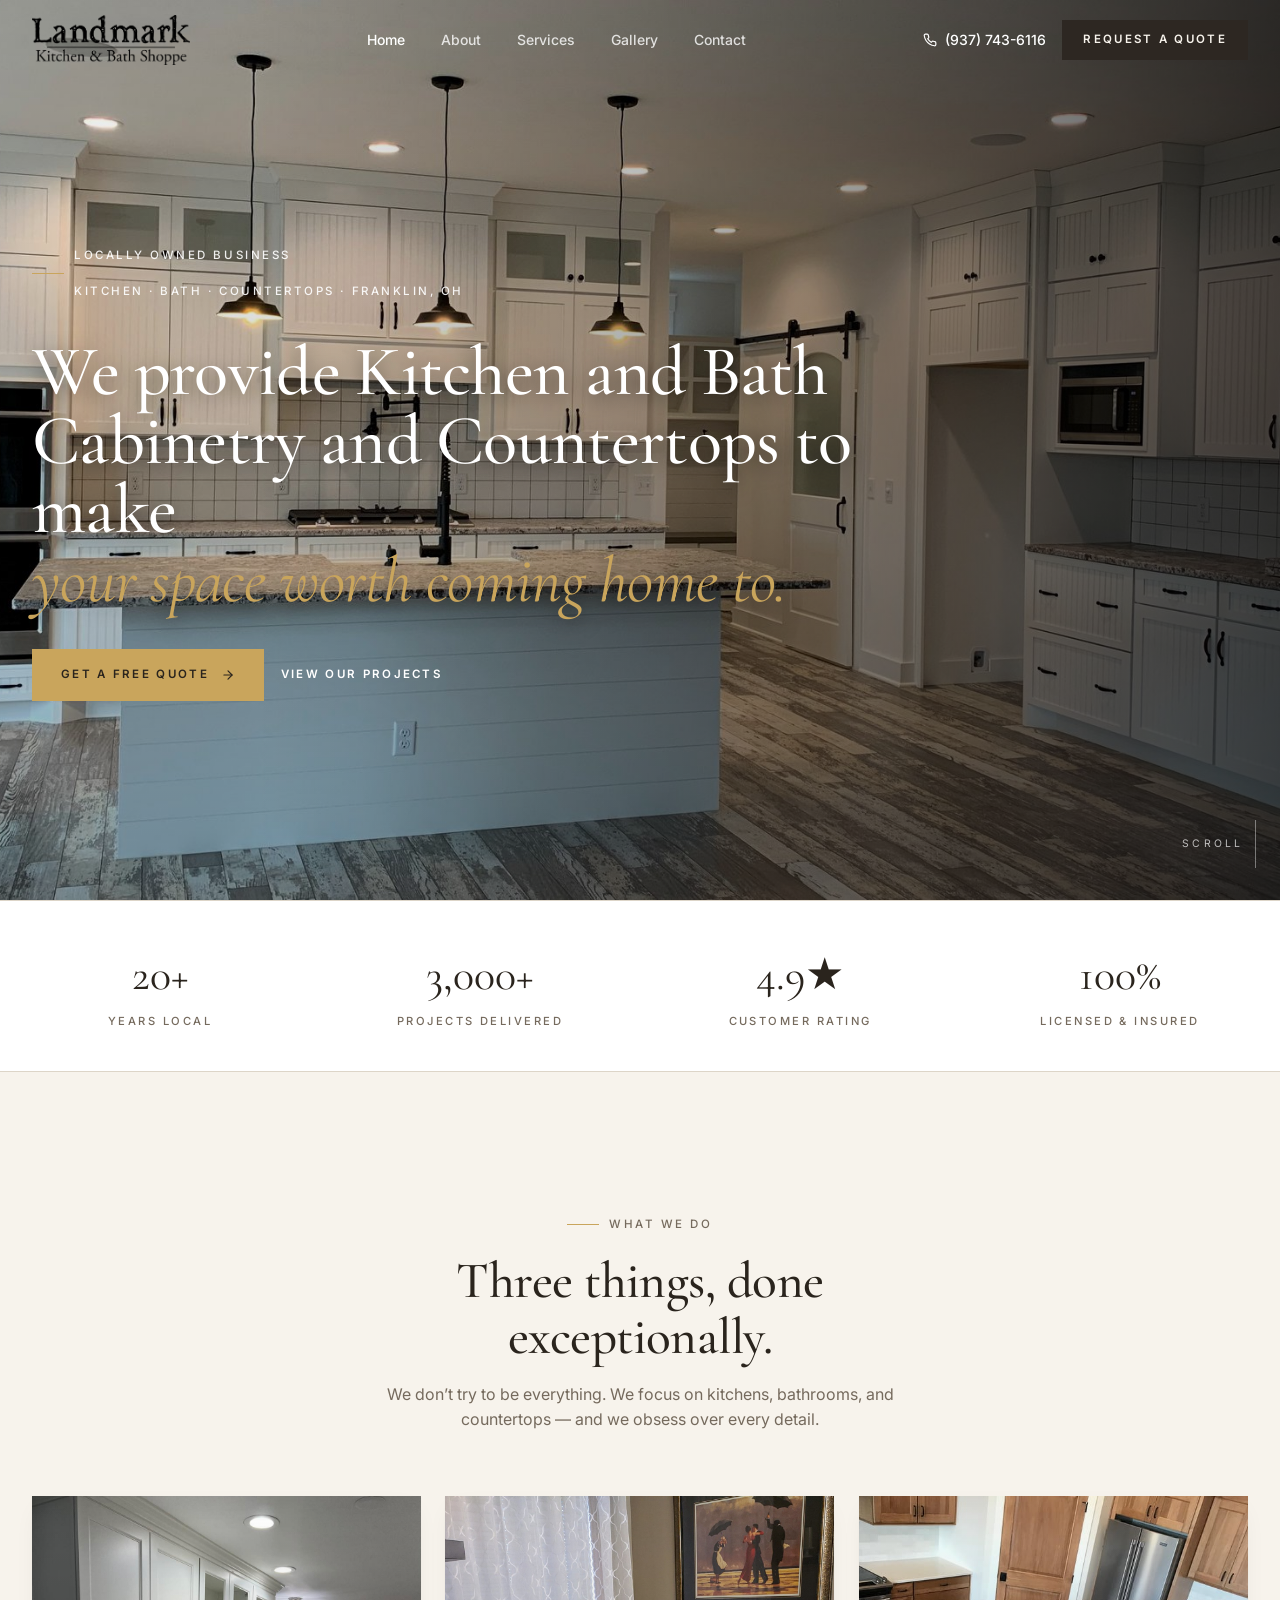
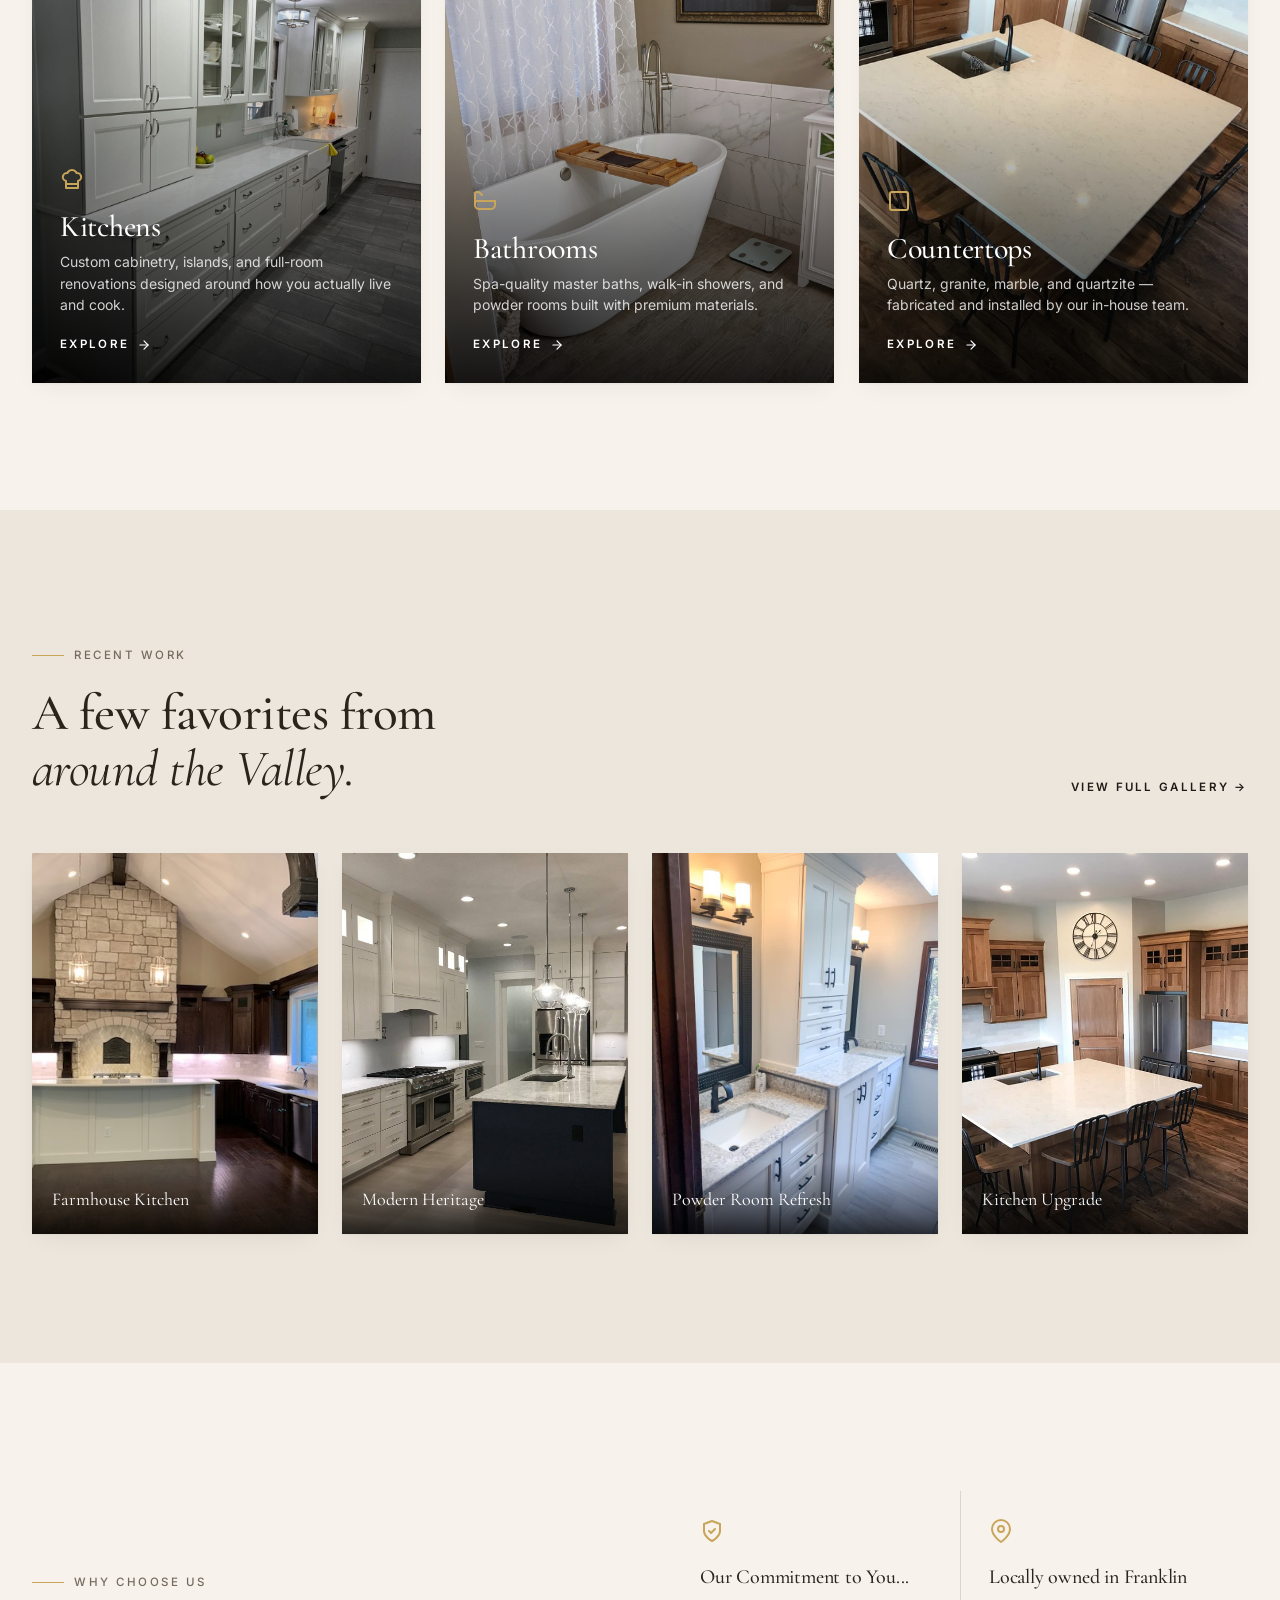
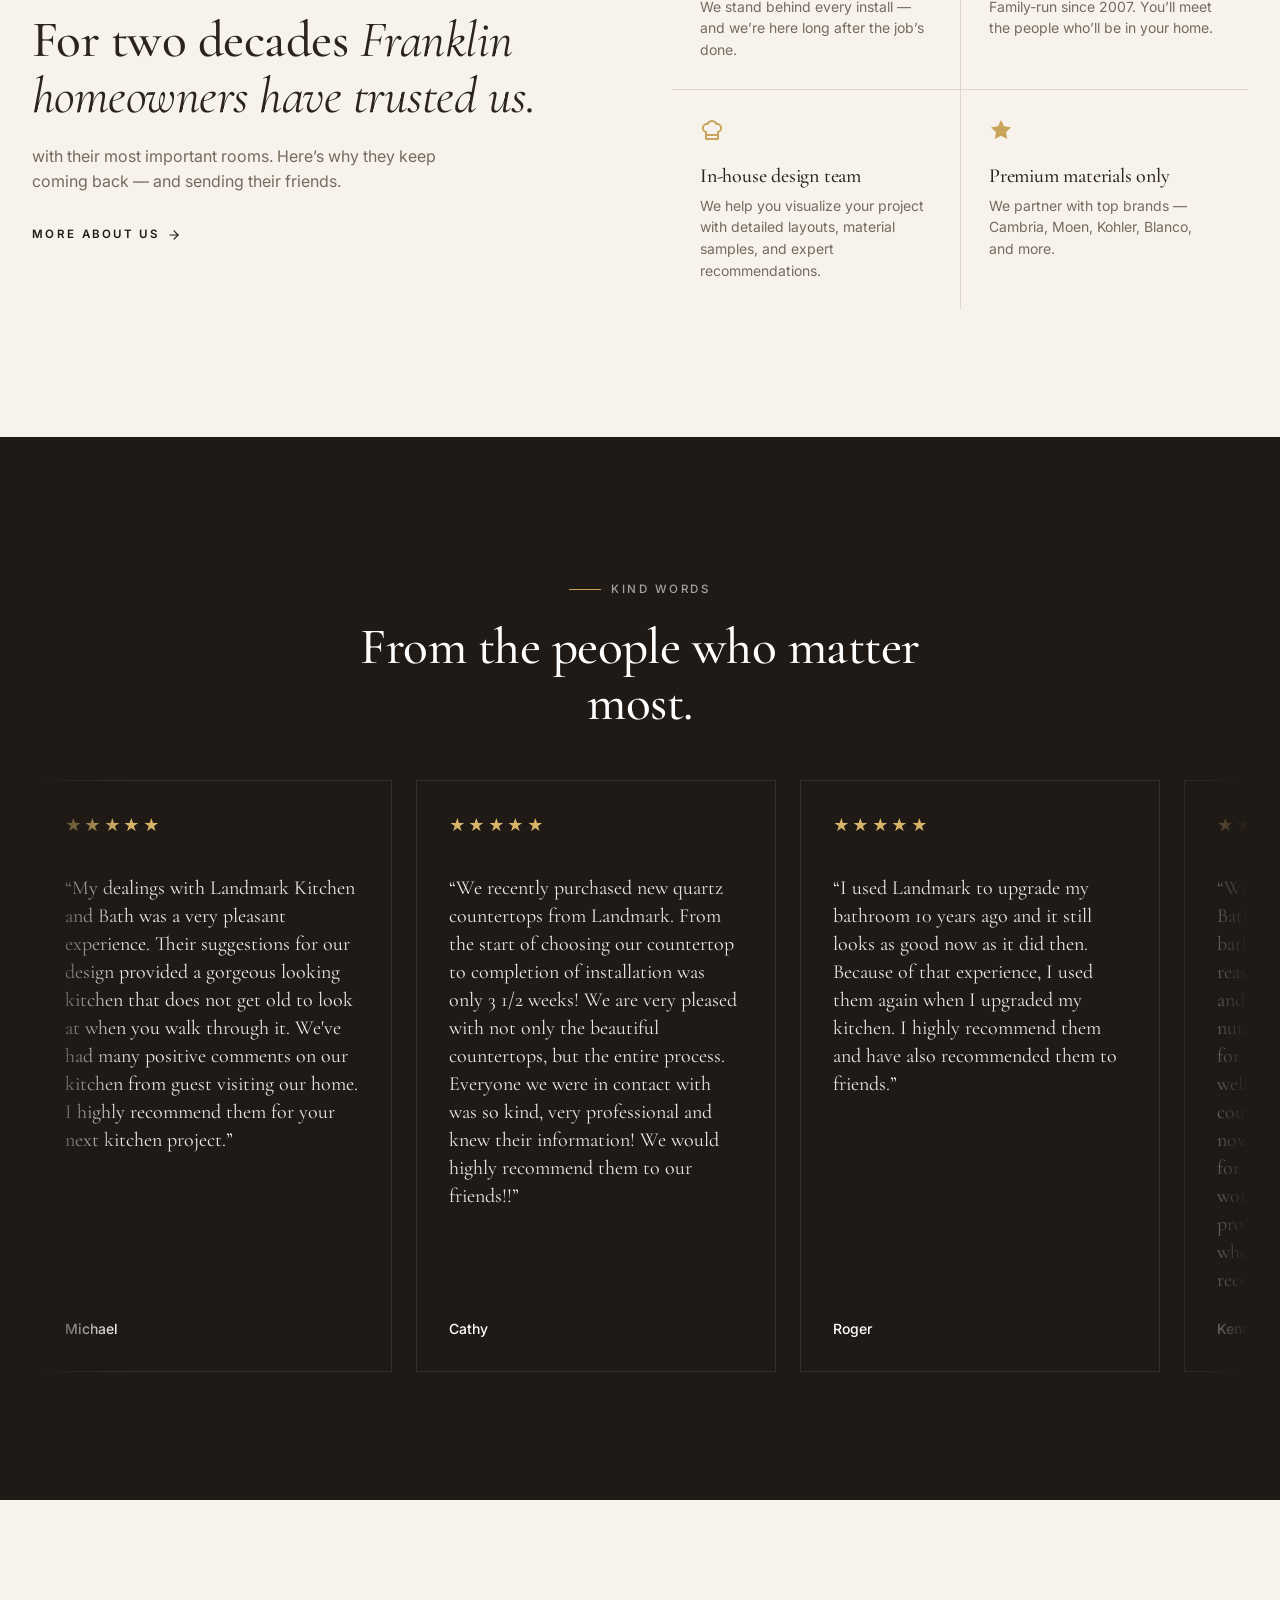
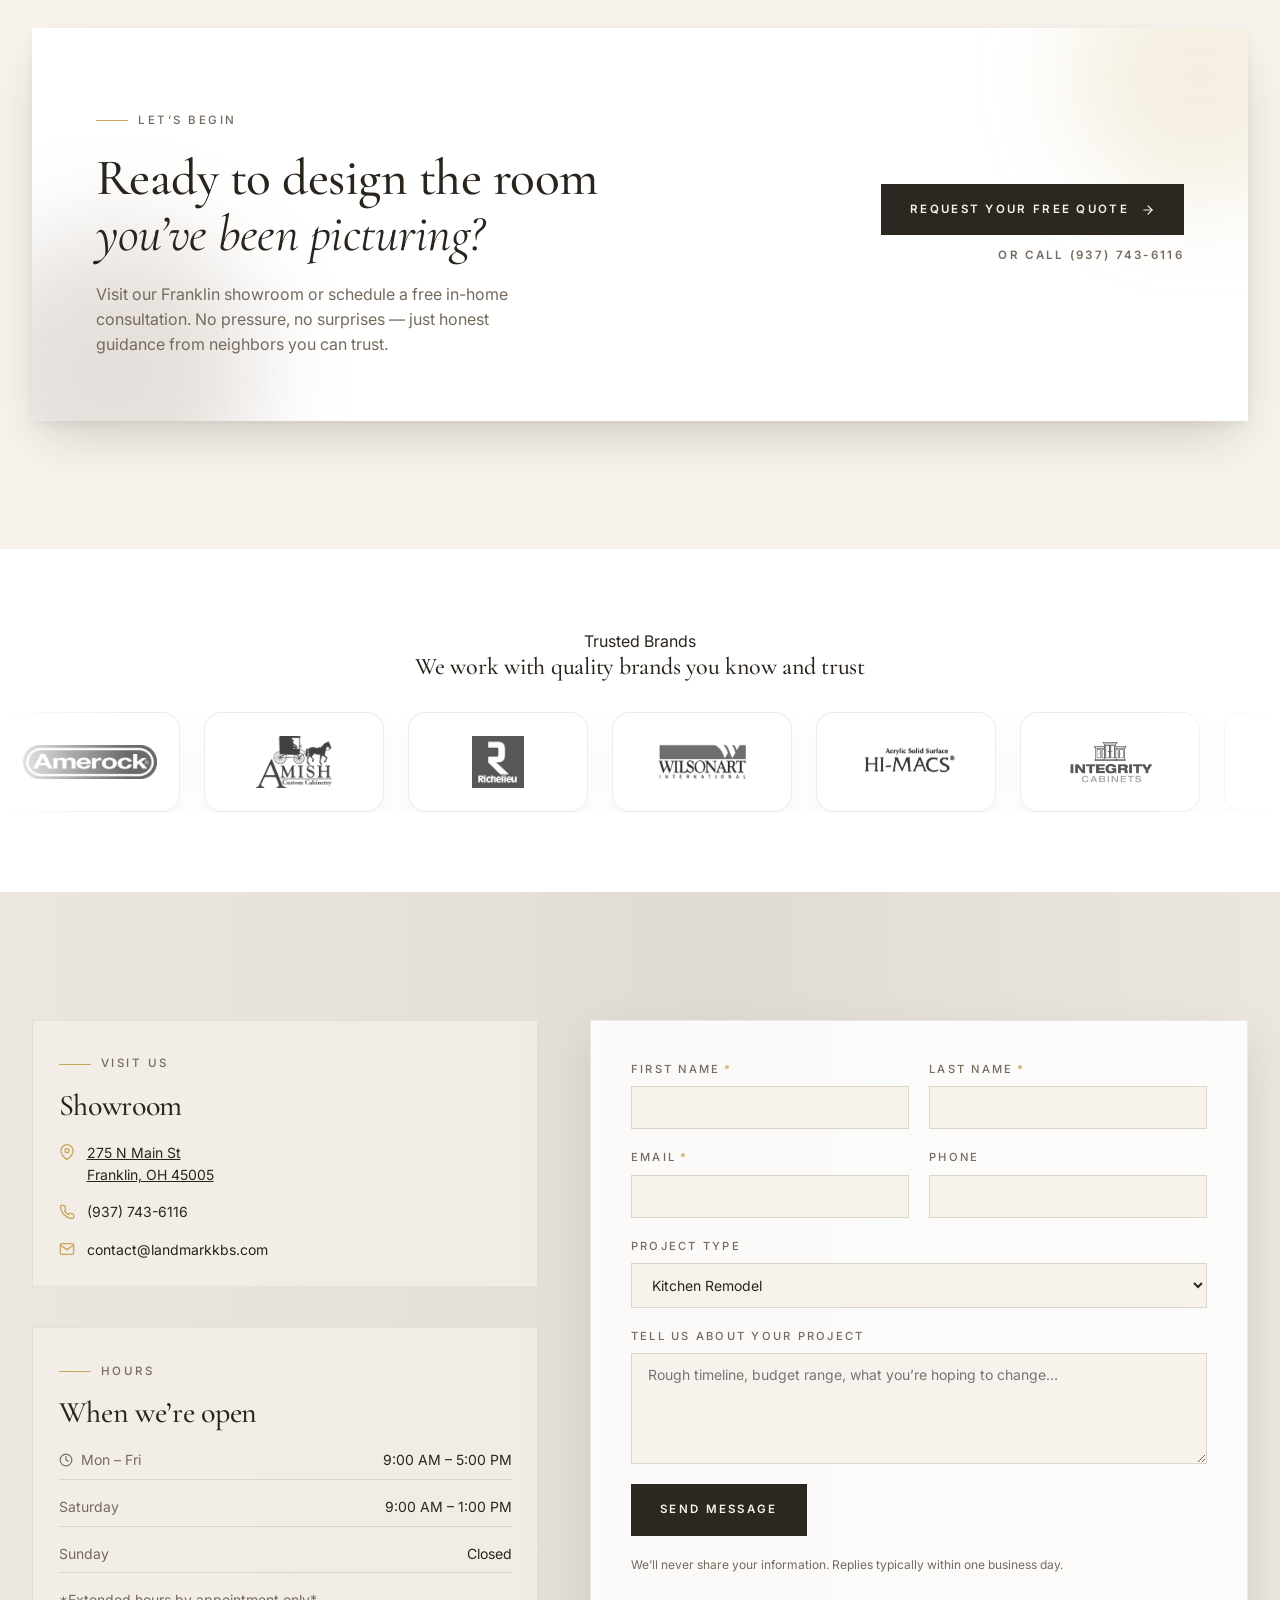
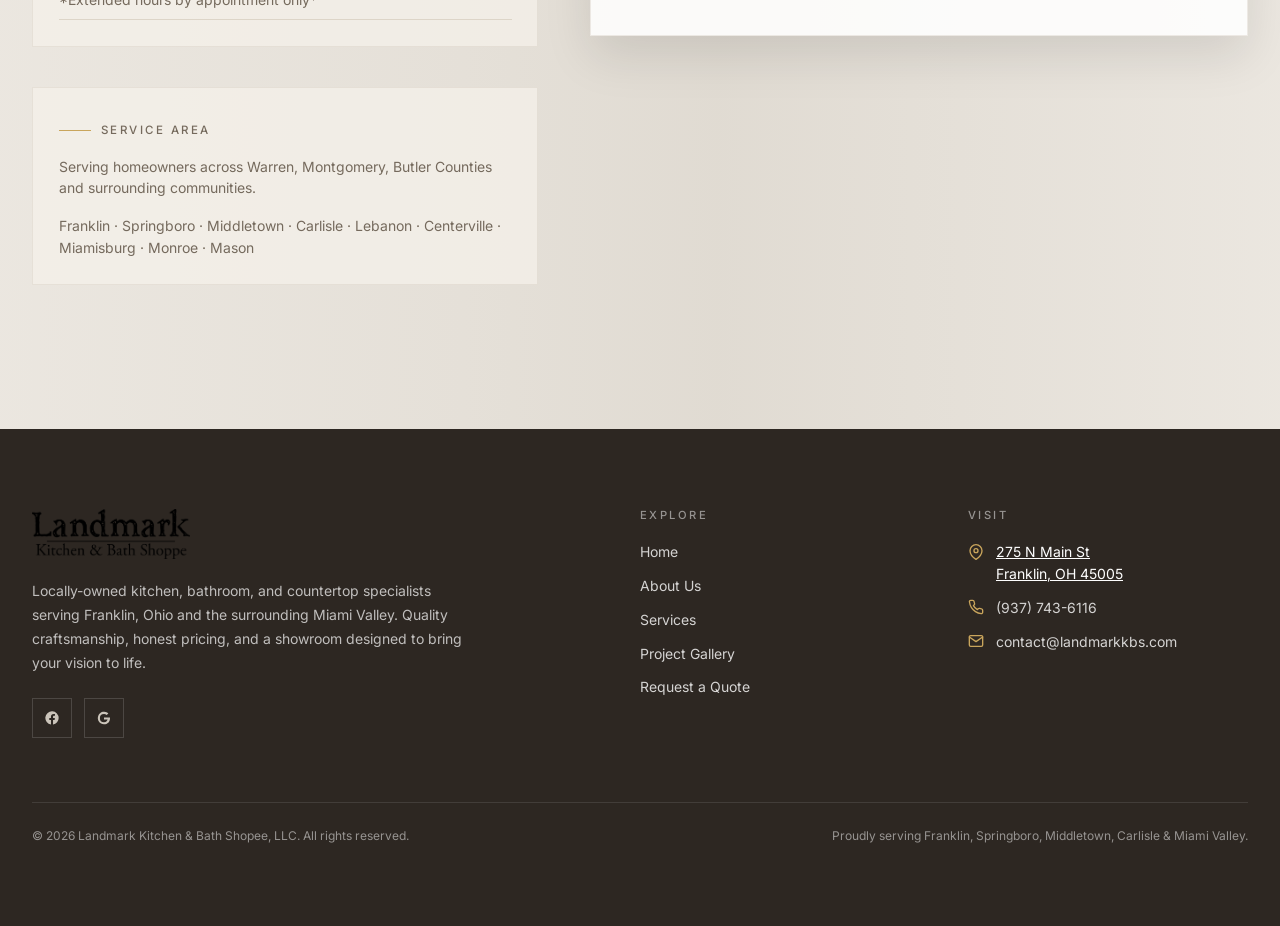
<file: index.html>
<!DOCTYPE html>
<html lang="en">

<head>
  <!-- Google tag (gtag) -->
<script async src="https://www.googletagmanager.com/gtag/js?id=G-VXZ3EGWFTV"></script>
<script>
  window.dataLayer = window.dataLayer || [];
  function gtag(){dataLayer.push(arguments);}
  gtag('js', new Date());

  gtag('config', 'G-VXZ3EGWFTV');
</script>
  <meta charset="UTF-8" />
  <meta name="viewport" content="width=device-width, initial-scale=1" />
  <title>Land Mark Kitchen, Bath & Countertop Remodeling in Franklin, OH</title>
  <meta name="description"
    content="Premium kitchen, bathroom & countertop remodeling in Franklin, Ohio. Locally-owned, in-house design,  Our Commitment to You…... Request your free quote today." />
  <meta name="author" content="Land Mark Kitchen, Bath & Countertop Shopee" />
  <meta name="geo.region" content="US-OH" />
  <meta name="geo.placename" content="Franklin, Ohio" />
  <link rel="canonical" href="https://www.landmark-kitchen.net/" />

  <!-- Open Graph -->
  <meta property="og:type" content="website" />
  <meta property="og:site_name" content="Land Mark Kitchen, Bath & Countertop Shopee" />
  <meta property="og:title"
    content="Land Mark Kitchen, Bath & Countertop Shopee | Kitchen, Bath & Countertop Remodeling in Franklin, OH" />
  <meta property="og:description"
    content="Premium kitchen, bathroom & countertop remodeling in Franklin, Ohio. Locally-owned, in-house design,  Our Commitment to You…... Request your free quote today." />
  <meta property="og:image" content="images/hero-kitchen.jpg" />
  <meta property="og:url" content="https://www.landmark-kitchen.net/" />

  <!-- Twitter -->
  <meta name="twitter:card" content="summary_large_image" />
  <meta name="twitter:title"
    content="Land Mark Kitchen, Bath & Countertop Shopee | Kitchen, Bath & Countertop Remodeling in Franklin, OH" />
  <meta name="twitter:description"
    content="Premium kitchen, bathroom & countertop remodeling in Franklin, Ohio. Locally-owned, in-house design,  Our Commitment to You…... Request your free quote today." />
  <meta name="twitter:image" content="images/hero-kitchen.jpg" />

  <!-- Fonts -->
  <link rel="preconnect" href="https://fonts.googleapis.com" />
  <link rel="preconnect" href="https://fonts.gstatic.com" crossorigin />
  <link
    href="https://fonts.googleapis.com/css2?family=Cormorant+Garamond:wght@400;500;600&family=Inter:wght@400;500;600&display=swap"
    rel="stylesheet" />
  <!-- Favicon -->
  <link rel="icon" href="images/favicon.png" type="image/x-icon" />
  <link rel="icon" type="image/png" sizes="32x32" href="images/favicon.png" />
  <link rel="icon" type="image/png" sizes="16x16" href="images/favicon.png" />
  <link rel="apple-touch-icon" sizes="180x180" href="images/favicon.png" />
  <!-- Styles -->
  <link rel="stylesheet" href="css/styles.css" />

  <!-- Local Business Schema -->
  <script type="application/ld+json">
{
  "@context": "https://schema.org",
  "@type": "LocalBusiness",
  "@id": "https://www.landmark-kitchen.net/#business",
  "name": "Land Mark Kitchen, Bath & Countertop Shopee",
  "image": "https://www.landmark-kitchen.net/images/hero-kitchen.jpg",
  "description": "Locally-owned kitchen, bathroom and countertop remodelers serving Franklin, Ohio and the Miami Valley.",
  "address": {
    "@type": "PostalAddress",
    "streetAddress": "275 N Main St",
    "addressLocality": "Franklin",
    "addressRegion": "OH",
    "postalCode": "45005",
    "addressCountry": "US"
  },
  "telephone": "+1-937 743-6116",
  "areaServed": ["Franklin OH","Springboro OH","Middletown OH","Carlisle OH","Lebanon OH"],
  "priceRange": "$$$"
}
</script>

</head>

<body>
  <header class="site-header" role="banner">
    <div class="container-x header-inner">
      <a href="index.html" class="logo" aria-label="Landmark Kitchen & Bath — Home">
        <img src="images/logo.png" alt="Land Mark Kitchen, Bath & Countertop Shopee Logo" class="logo-img" />
      </a>

      <nav class="nav-desktop" aria-label="Primary">
        <a href="index.html" class="link-underline">Home</a>
        <a href="about.html" class="link-underline">About</a>
        <a href="services.html" class="link-underline">Services</a>
        <a href="gallery.html" class="link-underline">Gallery</a>
        <a href="contact.html" class="link-underline">Contact</a>
      </nav>

      <div class="header-cta">
        <a href="tel:+19377436116" class="nav-phone">
          <svg width="14" height="14" viewBox="0 0 24 24" fill="none" stroke="currentColor" stroke-width="2"
            stroke-linecap="round" stroke-linejoin="round" aria-hidden="true">
            <path
              d="M22 16.92v3a2 2 0 0 1-2.18 2 19.79 19.79 0 0 1-8.63-3.07 19.5 19.5 0 0 1-6-6 19.79 19.79 0 0 1-3.07-8.67A2 2 0 0 1 4.11 2h3a2 2 0 0 1 2 1.72c.13.96.37 1.9.7 2.81a2 2 0 0 1-.45 2.11L8.09 9.91a16 16 0 0 0 6 6l1.27-1.27a2 2 0 0 1 2.11-.45c.91.33 1.85.57 2.81.7A2 2 0 0 1 22 16.92z" />
          </svg>
          (937) 743-6116
        </a>
        <a href="contact.html" class="btn btn-primary">Request a Quote</a>
      </div>

      <button type="button" class="menu-btn" aria-label="Toggle menu" aria-expanded="false"
        aria-controls="mobile-drawer">
        <svg class="icon-open" viewBox="0 0 24 24" fill="none" stroke="currentColor" stroke-width="2"
          stroke-linecap="round" stroke-linejoin="round" aria-hidden="true">
          <line x1="3" y1="12" x2="21" y2="12" />
          <line x1="3" y1="6" x2="21" y2="6" />
          <line x1="3" y1="18" x2="21" y2="18" />
        </svg>
        <svg class="icon-close" viewBox="0 0 24 24" fill="none" stroke="currentColor" stroke-width="2"
          stroke-linecap="round" stroke-linejoin="round" aria-hidden="true">
          <line x1="18" y1="6" x2="6" y2="18" />
          <line x1="6" y1="6" x2="18" y2="18" />
        </svg>
      </button>
    </div>

    <div class="mobile-drawer" id="mobile-drawer">
      <div class="container-x mobile-drawer-inner">
        <nav class="nav-mobile" aria-label="Mobile">
          <a href="index.html">Home</a>
          <a href="about.html">About</a>
          <a href="services.html">Services</a>
          <a href="gallery.html">Gallery</a>
          <a href="contact.html">Contact</a>
        </nav>
        <div class="mobile-cta">
          <a href="tel:+19377436116" class="nav-phone" style="color:var(--foreground);">
            <svg width="14" height="14" viewBox="0 0 24 24" fill="none" stroke="currentColor" stroke-width="2"
              stroke-linecap="round" stroke-linejoin="round" aria-hidden="true">
              <path
                d="M22 16.92v3a2 2 0 0 1-2.18 2 19.79 19.79 0 0 1-8.63-3.07 19.5 19.5 0 0 1-6-6 19.79 19.79 0 0 1-3.07-8.67A2 2 0 0 1 4.11 2h3a2 2 0 0 1 2 1.72c.13.96.37 1.9.7 2.81a2 2 0 0 1-.45 2.11L8.09 9.91a16 16 0 0 0 6 6l1.27-1.27a2 2 0 0 1 2.11-.45c.91.33 1.85.57 2.81.7A2 2 0 0 1 22 16.92z" />
            </svg>
            (937) 743-6116
          </a>
          <a href="contact.html" class="btn btn-primary">Request a Quote</a>
        </div>
      </div>
    </div>
  </header>


  <main>

    <!-- HERO -->
     
    <section class="hero" aria-label="Hero">
      <img class="hero-img" src="images/hero-kitchen.jpg"
        alt="Modern remodeled kitchen with marble waterfall island and brass pendants" width="1920" height="1080" />
      <div class="hero-overlay"></div>
      <div class="container-x hero-inner">
        
        <div class="hero-content">
          
          
          <p class="reveal eyebrow hero-eyebrow">LOCALLY OWNED BUSINESS<br><br>Kitchen · Bath · Countertops · Franklin, OH</p>
          
          <h1 class="reveal hero-title" data-delay="120">
            We provide Kitchen and Bath Cabinetry and Countertops to make<br />
            <em>your space worth coming home to.</em>
            
          </h1>
        
          <div class="reveal hero-actions" data-delay="400">
            <a href="contact.html" class="btn btn-accent">Get a Free Quote <svg class="btn-arrow" width="14" height="14"
                viewBox="0 0 24 24" fill="none" stroke="currentColor" stroke-width="2" stroke-linecap="round"
                stroke-linejoin="round" aria-hidden="true">
                <line x1="5" y1="12" x2="19" y2="12" />
                <polyline points="12 5 19 12 12 19" />
              </svg></a>
              
            <a href="gallery.html" class="btn btn-ghost link-underline">View Our Projects</a>
            
          </div>
          
        </div>
        
      </div>

      <div class="scroll-cue" aria-hidden="true"><span>Scroll</span></div>
      
    </section>
    

    <!-- TRUST STRIP -->
    <section class="trust-strip" aria-label="At a glance">
      <div class="container-x trust-grid">
        <div class="reveal trust-item"><span class="trust-num">20+</span><span class="trust-label">Years Local</span>
        </div>
        <div class="reveal trust-item" data-delay="80"><span class="trust-num">3,000+</span><span
            class="trust-label">Projects Delivered</span></div>
        <div class="reveal trust-item" data-delay="160"><span class="trust-num">4.9★</span><span
            class="trust-label">Customer Rating</span></div>
        <div class="reveal trust-item" data-delay="240"><span class="trust-num">100%</span><span
            class="trust-label">Licensed &amp; Insured</span></div>
      </div>
    </section>

    <!-- SERVICES -->
    <section class="section" aria-label="Services">
      <div class="container-x">
        <div class="section-head">
          <p class="reveal eyebrow center">What We Do</p>
          <h2 class="reveal" data-delay="120">Three things, done exceptionally.</h2>
          <p class="reveal" data-delay="220">We don&rsquo;t try to be everything. We focus on kitchens, bathrooms, and
            countertops &mdash; and we obsess over every detail.</p>
        </div>
        <div class="service-grid">
          <a href="services-kitchens.html" class="reveal service-card">
            <div class="service-card-img"><img src="images/kitchen-project-3.jpg"
                alt="Two-tone kitchen with quartz countertop" loading="lazy" /></div>
            <div class="service-card-overlay"></div>
            <div class="service-card-body">
              <svg class="icon" viewBox="0 0 24 24" fill="none" stroke="currentColor" stroke-width="2"
                stroke-linecap="round" stroke-linejoin="round" aria-hidden="true">
                <path
                  d="M6 13.87A4 4 0 0 1 7.41 6a5.11 5.11 0 0 1 1.05-1.54 5 5 0 0 1 7.08 0A5.11 5.11 0 0 1 16.59 6 4 4 0 0 1 18 13.87V21H6Z" />
                <line x1="6" y1="17" x2="18" y2="17" />
              </svg>
              <h3>Kitchens</h3>
              <p>Custom cabinetry, islands, and full-room renovations designed around how you actually live and cook.
              </p>
              <span class="service-card-link">Explore <svg class="btn-arrow" width="14" height="14" viewBox="0 0 24 24"
                  fill="none" stroke="currentColor" stroke-width="2" stroke-linecap="round" stroke-linejoin="round"
                  aria-hidden="true">
                  <line x1="5" y1="12" x2="19" y2="12" />
                  <polyline points="12 5 19 12 12 19" />
                </svg></span>
            </div>
          </a>
          <a href="services-bathrooms.html" class="reveal service-card" data-delay="140">
            <div class="service-card-img"><img src="images/bathroom-project-2.jpg"
                alt="Spa-style bathroom with freestanding tub" loading="lazy" /></div>
            <div class="service-card-overlay"></div>
            <div class="service-card-body">
              <svg class="icon" viewBox="0 0 24 24" fill="none" stroke="currentColor" stroke-width="2"
                stroke-linecap="round" stroke-linejoin="round" aria-hidden="true">
                <path d="M9 6 6.5 3.5a1.5 1.5 0 0 0-1.06-.44H4a2 2 0 0 0-2 2v11a4 4 0 0 0 4 4h12a4 4 0 0 0 4-4V12H4" />
                <line x1="2" y1="12" x2="22" y2="12" />
              </svg>
              <h3>Bathrooms</h3>
              <p>Spa-quality master baths, walk-in showers, and powder rooms built with premium materials.</p>
              <span class="service-card-link">Explore <svg class="btn-arrow" width="14" height="14" viewBox="0 0 24 24"
                  fill="none" stroke="currentColor" stroke-width="2" stroke-linecap="round" stroke-linejoin="round"
                  aria-hidden="true">
                  <line x1="5" y1="12" x2="19" y2="12" />
                  <polyline points="12 5 19 12 12 19" />
                </svg></span>
            </div>
          </a>
          <a href="services-countertops.html" class="reveal service-card" data-delay="280">
            <div class="service-card-img"><img src="images/countertops-project-2.jpg"
                alt="Polished natural stone countertop" loading="lazy" /></div>
            <div class="service-card-overlay"></div>
            <div class="service-card-body">
              <svg class="icon" viewBox="0 0 24 24" fill="none" stroke="currentColor" stroke-width="2"
                stroke-linecap="round" stroke-linejoin="round" aria-hidden="true">
                <rect x="3" y="3" width="18" height="18" rx="2" />
              </svg>
              <h3>Countertops</h3>
              <p>Quartz, granite, marble, and quartzite &mdash; fabricated and installed by our in-house team.</p>
              <span class="service-card-link">Explore <svg class="btn-arrow" width="14" height="14" viewBox="0 0 24 24"
                  fill="none" stroke="currentColor" stroke-width="2" stroke-linecap="round" stroke-linejoin="round"
                  aria-hidden="true">
                  <line x1="5" y1="12" x2="19" y2="12" />
                  <polyline points="12 5 19 12 12 19" />
                </svg></span>
            </div>
          </a>
        </div>
      </div>
    </section>

    <!-- FEATURED PROJECTS -->
    <section class="section section-secondary" aria-label="Recent projects">
      <div class="container-x">
        <div class="featured-head">
          <div class="title">
            <p class="reveal eyebrow">Recent Work</p>
            <h2 class="reveal" data-delay="120">A few favorites from <em>around the Valley.</em></h2>
          </div>
          <a href="gallery.html" class="reveal link-underline"
            style="font-size:.72rem;font-weight:600;letter-spacing:.2em;text-transform:uppercase;" data-delay="200">View
            Full Gallery →</a>
        </div>
        <div class="project-grid">
          <figure class="reveal img-card"><img src="images/farmhouse kitchen.jpg"
              alt="Farmhouse kitchen remodel — Franklin, OH" loading="lazy" />
            <figcaption class="img-card-caption"><span class="place"></span>
              <p class="label">Farmhouse Kitchen</p>
            </figcaption>
          </figure>
          <figure class="reveal img-card" data-delay="110"><img src="images/modern_heritage.jpg"
              alt="Modern heritage kitchen — Springboro, OH" loading="lazy" />
            <figcaption class="img-card-caption"><span class="place"></span>
              <p class="label">Modern Heritage</p>
            </figcaption>
          </figure>
          <figure class="reveal img-card" data-delay="220"><img src="images/powder_room_refresh.jpg"
              alt="Powder room refresh — Carlisle, OH" loading="lazy" />
            <figcaption class="img-card-caption"><span class="place"></span>
              <p class="label">Powder Room Refresh</p>
            </figcaption>
          </figure>
          <figure class="reveal img-card" data-delay="330"><img src="images/cabinets_upgrade.jpg"
              alt="Primary bath retreat — Middletown, OH" loading="lazy" />
            <figcaption class="img-card-caption"><span class="place"></span>
              <p class="label">Kitchen Upgrade</p>
            </figcaption>
          </figure>
        </div>
      </div>
    </section>

    <!-- WHY CHOOSE US -->
    <section class="section" aria-label="Why choose us">
      <div class="container-x split-grid">
        <div class="reveal-left split-text">
          <p class="eyebrow">Why Choose Us</p>
          <h2>For two decades <em>Franklin homeowners have trusted us.</em></h2>
          <p>with their most important rooms. Here&rsquo;s why they
            keep coming back &mdash; and sending their friends.</p>
          <a href="about.html" class="more-link link-underline">More About Us <svg class="btn-arrow" width="14"
              height="14" viewBox="0 0 24 24" fill="none" stroke="currentColor" stroke-width="2" stroke-linecap="round"
              stroke-linejoin="round" aria-hidden="true">
              <line x1="5" y1="12" x2="19" y2="12" />
              <polyline points="12 5 19 12 12 19" />
            </svg></a>
        </div>
        <ul class="why-list">
          <li class="reveal-right why-item">
            <svg class="icon" viewBox="0 0 24 24" fill="none" stroke="currentColor" stroke-width="2"
              stroke-linecap="round" stroke-linejoin="round" aria-hidden="true">
              <path d="M12 22s8-4 8-10V5l-8-3-8 3v7c0 6 8 10 8 10z" />
              <polyline points="9 12 11 14 15 10" />
            </svg>
            <h3>Our Commitment to You...</h3>
            <p>We stand behind every install &mdash; and we&rsquo;re here long after the job&rsquo;s done.</p>
          </li>
          <li class="reveal-right why-item" data-delay="100">
            <svg class="icon" viewBox="0 0 24 24" fill="none" stroke="currentColor" stroke-width="2"
              stroke-linecap="round" stroke-linejoin="round" aria-hidden="true">
              <path d="M21 10c0 7-9 13-9 13s-9-6-9-13a9 9 0 0 1 18 0z" />
              <circle cx="12" cy="10" r="3" />
            </svg>
            <h3>Locally owned in Franklin</h3>
            <p>Family-run since 2007. You&rsquo;ll meet the people who&rsquo;ll be in your home.</p>
          </li>
          <li class="reveal-right why-item" data-delay="200">
            <svg class="icon" viewBox="0 0 24 24" fill="none" stroke="currentColor" stroke-width="2"
              stroke-linecap="round" stroke-linejoin="round" aria-hidden="true">
              <path
                d="M6 13.87A4 4 0 0 1 7.41 6a5.11 5.11 0 0 1 1.05-1.54 5 5 0 0 1 7.08 0A5.11 5.11 0 0 1 16.59 6 4 4 0 0 1 18 13.87V21H6Z" />
              <line x1="6" y1="17" x2="18" y2="17" />
            </svg>
            <h3>In-house design team</h3>
            <p>We help you visualize your project with detailed layouts, material samples, and expert recommendations.
            </p>
          </li>
          <li class="reveal-right why-item" data-delay="300">
            <svg class="icon" viewBox="0 0 24 24" fill="currentColor" aria-hidden="true">
              <polygon
                points="12 2 15.09 8.26 22 9.27 17 14.14 18.18 21.02 12 17.77 5.82 21.02 7 14.14 2 9.27 8.91 8.26 12 2" />
            </svg>
            <h3>Premium materials only</h3>
            <p>We partner with top brands &mdash; Cambria, Moen, Kohler, Blanco, and more.</p>
          </li>
        </ul>
      </div>
    </section>

    <!-- TESTIMONIALS -->
    <section class="section section-dark" aria-label="Testimonials">
      <div class="container-x">
        <div class="section-head">
          <p class="reveal eyebrow center on-dark">Kind Words</p>
          <h2 class="reveal" data-delay="120">From the people who matter most.</h2>
        </div>

        <div class="testimonial-slider reveal">
          <div class="testimonial-track">

            <!-- Original testimonials -->
            <figure class="testimonial">
              <div class="stars">★★★★★</div>
              <blockquote>
                &ldquo;My dealings with Landmark Kitchen and Bath was a very pleasant experience. Their suggestions for
                our design provided a gorgeous looking kitchen that does not get old to look at when you walk through
                it. We've had many positive comments on our kitchen from guest visiting our home. I highly recommend
                them for your next kitchen project.&rdquo;
              </blockquote>
              <figcaption><span class="name">Michael</span></figcaption>
            </figure>

            <figure class="testimonial">
              <div class="stars">★★★★★</div>
              <blockquote>
                &ldquo;We recently purchased new quartz countertops from Landmark. From the start of choosing our
                countertop to completion of installation was only 3 1/2 weeks! We are very pleased with not only the
                beautiful countertops, but the entire process. Everyone we were in contact with was so kind, very
                professional and knew their information! We would highly recommend them to our friends!!&rdquo;
              </blockquote>
              <figcaption><span class="name">Cathy</span></figcaption>
            </figure>

            <figure class="testimonial">
              <div class="stars">★★★★★</div>
              <blockquote>
                &ldquo;I used Landmark to upgrade my bathroom 10 years ago and it still looks as good now as it did
                then. Because of that experience, I used them again when I upgraded my kitchen. I highly recommend them
                and have also recommended them to friends.&rdquo;
              </blockquote>
              <figcaption><span class="name">Roger</span></figcaption>
            </figure>

            <!-- Add more testimonials here -->
            <figure class="testimonial">
              <div class="stars">★★★★★</div>
              <blockquote>
                &ldquo;We went to Landmark Kitchen & Bath for our new quartz kitchen and bathroom countertops for one
                main reason - we knew of their integrity and trustworthiness. Despite the numerous steps involved
                preparing for the new countertops, the wait was well worth it. We love our new countertops! So much so
                that we are now wanting them to do another job for us. If you want real quality workmanship and trusted
                professionalism, this company is where you should start. We would recommend this company to
                anyone.&rdquo;
              </blockquote>
              <figcaption><span class="name">Kenny</span></figcaption>
            </figure>

            <!-- Duplicate testimonials for smooth infinite loop -->
            <figure class="testimonial">
              <div class="stars">★★★★★</div>
              <blockquote>
                &ldquo;Landmark Kitchen & Bath was great to work with on our kitchen remodel. Their representatives met
                all our needs an they were always on time for appointments. We found their prices fair and competitive
                while customer service was exceptional.&rdquo;
              </blockquote>
              <figcaption><span class="name">Mark</span></figcaption>
            </figure>

            <figure class="testimonial">
              <div class="stars">★★★★★</div>
              <blockquote>
                &ldquo;We purchased granite countertops from Landmark. The friendly staff was very helpful and
                knowledgeable. They went out of their way to accommodate me. The cost was several hundred dollars less
                than a competitor. I highly recommend them.&rdquo;
              </blockquote>
              <figcaption><span class="name">Barb</span></figcaption>
            </figure>

          </div>
        </div>
      </div>
    </section>


    <!-- CTA -->
    <section class="section" aria-label="Get started">
      <div class="container-x">
        <div class="reveal-zoom cta-card">
          <div class="cta-glow-1"></div>
          <div class="cta-glow-2"></div>
          <div class="cta-inner">
            <div>
              <p class="eyebrow">Let&rsquo;s Begin</p>
              <h2>Ready to design the room <em>you&rsquo;ve been picturing?</em></h2>
              <p>Visit our Franklin showroom or schedule a free in-home consultation. No pressure, no surprises &mdash;
                just honest guidance from neighbors you can trust.</p>
            </div>
            <div class="cta-actions">
              <a href="contact.html" class="btn btn-primary">Request Your Free Quote <svg class="btn-arrow" width="14"
                  height="14" viewBox="0 0 24 24" fill="none" stroke="currentColor" stroke-width="2"
                  stroke-linecap="round" stroke-linejoin="round" aria-hidden="true">
                  <line x1="5" y1="12" x2="19" y2="12" />
                  <polyline points="12 5 19 12 12 19" />
                </svg></a>
              <a href="tel:+19377436116" class="cta-tel">Or call (937) 743-6116</a>
            </div>
          </div>
        </div>
      </div>
    </section>
    <section class="brand-strip-section">
      <div class="container">
        <div class="brand-strip-header">
          <p class="section-tag">Trusted Brands</p>
          <h2>We work with quality brands you know and trust</h2>
        </div>

        <div class="brand-strip">
          <div class="brand-track">
            <!-- Original 10 logos -->
            <div class="brand-item"><a href="https://www.amerock.com/" target="_blank"><img src="images/brand-1.png"
                  alt="Brand 1" /></a></div>
                  
            <div class="brand-item"><a href="amish-cabinetry.html" target="_blank"><img src="images/brand-2.png" alt="Brand 2" /></a></div>

            <div class="brand-item"><a href="https://www.richelieu.com/us/en/" target="_blank"><img
                  src="images/brand-4.jpg" alt="Brand 4" /></a></div>
            <div class="brand-item"><a href="https://www.wilsonart.com/" target="_blank"><img src="images/brand-9.png"
                  alt="Brand 9" /></a></div>
            <div class="brand-item"><a href="https://www.lxhausys.com/us/products/himacs-solid-surface/himacs-finder"
                target="_blank"><img src="images/brand-10.png" alt="Brand 10" /></a></div>
                 <div class="brand-item"><a href="https://www.integritycabinets.com/integrity-cabinets-home"
                target="_blank"><img src="images/brand-11.webp" alt="Brand 11" /></a></div>
                  <div class="brand-item"><a href="https://www.wellbornforest.com/"
                target="_blank"><img src="images/brand-12.jpg" alt="Brand 12" /></a></div>
                    <div class="brand-item"><a href="images/Tinityr%20Cabinetry%20Landmark%20tabloid.pdf"
                target="_blank"><img src="images/trinity-cabinetry.png" alt="Brand 13" /></a></div>
  <div class="brand-item"><a href="https://www.moen.com/"
                target="_blank"><img src="images/brand-14.png" alt="Brand 14" /></a></div>

            <!-- Duplicate logos for seamless loop -->
            <div class="brand-item"><a href="https://www.amerock.com/" target="_blank"><img src="images/brand-1.png"
                  alt="Brand 1" /></a></div>
            <div class="brand-item"><a href="amish-cabinetry.html" target="_blank"><img src="images/brand-2.png" alt="Brand 2" /></a></div>
            <div class="brand-item"><a href="https://www.richelieu.com/us/en/" target="_blank"><img
                  src="images/brand-4.jpg" alt="Brand 4" /></a></div>
            <div class="brand-item"><a href="https://www.wilsonart.com/" target="_blank"><img src="images/brand-9.png"
                  alt="Brand 9" /></a></div>
            <div class="brand-item"><a href="https://www.lxhausys.com/us/products/himacs-solid-surface/himacs-finder"
                target="_blank"><img src="images/brand-10.png" alt="Brand 10" /></a></div>
                     <div class="brand-item"><a href="https://www.integritycabinets.com/integrity-cabinets-home"
                target="_blank"><img src="images/brand-11.webp" alt="Brand 11" /></a></div>
                    <div class="brand-item"><a href="https://www.wellbornforest.com/"
                target="_blank"><img src="images/brand-12.jpg" alt="Brand 12" /></a></div>
                  <div class="brand-item"><a href="images/Tinityr%20Cabinetry%20Landmark%20tabloid.pdf"
                target="_blank"><img src="images/trinity-cabinetry.png" alt="Brand 13" /></a></div>
                 <div class="brand-item"><a href="https://www.moen.com/"
                target="_blank"><img src="images/brand-14.png" alt="Brand 14" /></a></div>

          </div>
        </div>
      </div>
    </section>
    <section class="section showroom-split-section" id="showroomSplitSection">
      <div class="showroom-bg-assemble" id="showroomAssembleScene" aria-hidden="true">
        <div class="showroom-piece showroom-piece-left"></div>
        <div class="showroom-piece showroom-piece-center"></div>
        <div class="showroom-piece showroom-piece-right"></div>
        <div class="showroom-bg-overlay"></div>
      </div>

      <div class="container-x contact-grid showroom-contact-grid">
        <div class="reveal-left showroom-content-panel">
          <div class="info-block">
            <p class="eyebrow">Visit Us</p>
            <h2>Showroom</h2>
            <ul>
              <li class="with-icon">
                <svg class="icon" viewBox="0 0 24 24" fill="none" stroke="currentColor" stroke-width="2"
                  stroke-linecap="round" stroke-linejoin="round" aria-hidden="true">
                  <path d="M21 10c0 7-9 13-9 13s-9-6-9-13a9 9 0 0 1 18 0z" />
                  <circle cx="12" cy="10" r="3" />
                </svg>
                <a href="https://www.google.com/maps/place/Landmark+Kitchen+%26+Bath+Shoppe/@39.5687788,-84.2998441,17.75z/data=!4m6!3m5!1s0x884061afb411c97f:0x6fa10caf52c0a411!8m2!3d39.5688643!4d-84.2999572!16s%2Fg%2F11c6lh_7v2?entry=ttu&g_ep=EgoyMDI2MDQyMi4wIKXMDSoASAFQAw%3D%3D" target="_blank"
                rel="noopener noreferrer" style="color:var(--foreground); text-decoration:none;">
                <span style="color: #2A241D; text-decoration: underline;">275 N Main St <br />Franklin, OH 45005</span>
              </a>
              </li>

              <li class="with-icon">
                <svg viewBox="0 0 24 24" fill="none" stroke="currentColor" stroke-width="2" stroke-linecap="round"
                  stroke-linejoin="round" aria-hidden="true">
                  <path
                    d="M22 16.92v3a2 2 0 0 1-2.18 2 19.79 19.79 0 0 1-8.63-3.07 19.5 19.5 0 0 1-6-6 19.79 19.79 0 0 1-3.07-8.67A2 2 0 0 1 4.11 2h3a2 2 0 0 1 2 1.72c.13.96.37 1.9.7 2.81a2 2 0 0 1-.45 2.11L8.09 9.91a16 16 0 0 0 6 6l1.27-1.27a2 2 0 0 1 2.11-.45c.91.33 1.85.57 2.81.7A2 2 0 0 1 22 16.92z" />
                </svg>
                <a href="tel:+19377436116" style="color:var(--foreground);">(937) 743-6116</a>
              </li>

              <li class="with-icon">
                <svg viewBox="0 0 24 24" fill="none" stroke="currentColor" stroke-width="2" stroke-linecap="round"
                  stroke-linejoin="round" aria-hidden="true">
                  <path d="M4 4h16c1.1 0 2 .9 2 2v12c0 1.1-.9 2-2 2H4c-1.1 0-2-.9-2-2V6c0-1.1.9-2 2-2z" />
                  <polyline points="22,6 12,13 2,6" />
                </svg>
                <a href="mailto:contact@landmarkkbs.com"
                  style="color:var(--foreground);">contact@landmarkkbs.com</a>
              </li>
            </ul>
          </div>

          <div class="info-block">
            <p class="eyebrow">Hours</p>
            <h2>When we&rsquo;re open</h2>
            <ul>
              <li class="hours-row">
                <span style="display:inline-flex;gap:.5rem;align-items:center;color:var(--muted-foreground);">
                  <svg width="14" height="14" viewBox="0 0 24 24" fill="none" stroke="currentColor" stroke-width="2"
                    stroke-linecap="round" stroke-linejoin="round" aria-hidden="true">
                    <circle cx="12" cy="12" r="10" />
                    <polyline points="12 6 12 12 16 14" />
                  </svg>
                  Mon &ndash; Fri
                </span>
                <span class="day">9:00 AM – 5:00 PM</span>
              </li>
              <li class="hours-row">
                <span style="color:var(--muted-foreground);">Saturday</span>
                <span class="day">9:00 AM – 1:00 PM</span>
              </li>
              <li class="hours-row">
                <span style="color:var(--muted-foreground);">Sunday</span>
                <span class="day">Closed</span>
              </li>
              <li class="hours-row">
                <span style="color:var(--muted-foreground);">*Extended hours by appointment only*</span>
              </li>
            </ul>
          </div>

          <div class="info-block">
            <p class="eyebrow">Service Area</p>
                <p style="margin-top:1rem;font-size:.875rem;color:var(--muted-foreground);">
               Serving homeowners across Warren, Montgomery, Butler Counties and surrounding communities.
            </p>
            <p style="margin-top:1rem;font-size:.875rem;color:var(--muted-foreground);">
              Franklin · Springboro · Middletown · Carlisle · Lebanon · Centerville · Miamisburg · Monroe · Mason
            </p>
          </div>
        </div>

        <div class="reveal-right showroom-form-panel">
          <div class="form-card">
            <form id="contact-form" class="contact-form" action="https://api.web3forms.com/submit" method="POST"
              novalidate>
              <input type="hidden" name="access_key" value="0137a8f3-aa27-4c1b-919e-de5c35360f5e" />
              <input type="hidden" name="subject" value="New Landmark Kitchen & Bath Lead" />
              <input type="hidden" name="from_name" value="Landmark Kitchen & Bath Website" />
              <input type="hidden" name="redirect" value="" />
              <input type="checkbox" name="botcheck" class="hidden-botcheck" tabindex="-1" autocomplete="off" />

              <div class="form-grid cols-2">
                <div class="form-field">
                  <label for="first">First name<span class="req">*</span></label>
                  <input type="text" id="first" name="first" required />
                </div>
                <div class="form-field">
                  <label for="last">Last name<span class="req">*</span></label>
                  <input type="text" id="last" name="last" required />
                </div>
              </div>

              <div class="form-grid cols-2">
                <div class="form-field">
                  <label for="email">Email<span class="req">*</span></label>
                  <input type="email" id="email" name="email" required />
                </div>
                <div class="form-field">
                  <label for="phone">Phone</label>
                  <input type="tel" id="phone" name="phone" />
                </div>
              </div>

              <div class="form-field">
                <label for="type">Project type</label>
                <select id="type" name="type">
                  <option value="Kitchen Remodel">Kitchen Remodel</option>
                  <option value="Bathroom Remodel">Bathroom Remodel</option>
                  <option value="Countertops">Countertops</option>
                   <option value="Outdoor">Outdoor</option>
                  <option value="Multiple / Whole-home">Multiple / Whole-home</option>
                  <option value="Just exploring">Just exploring</option>
                  <option value="Other">Other</option>
                </select>
              </div>

              <div class="form-field">
                <label for="message">Tell us about your project</label>
                <textarea id="message" name="message" rows="5"
                  placeholder="Rough timeline, budget range, what you&rsquo;re hoping to change…"></textarea>
              </div>

              <button type="submit" class="btn btn-primary" id="contact-submit-btn">
                Send Message
              </button>

              <p class="form-note">
                We&rsquo;ll never share your information. Replies typically within one business day.
              </p>

              <div id="form-status" class="form-status" aria-live="polite"></div>
               <div class="h-captcha" data-captcha="true"></div>
            </form>
          </div>
        </div>
      </div>
    </section>
  </main>

  <footer class="site-footer" role="contentinfo">
    <div class="container-x">
      <div class="footer-grid">
        <div class="footer-brand">
          <div class="logo">
            <a href="index.html" class="logo" aria-label="Landmark Kitchen & Bath — Home">
              <img src="images/logo.png" alt="Land Mark Kitchen, Bath & Countertop Shopee Logo" class="logo-img" />
            </a>
          </div>
          <p>Locally-owned kitchen, bathroom, and countertop specialists serving Franklin, Ohio and the surrounding
            Miami Valley. Quality craftsmanship, honest pricing, and a showroom designed to bring your vision to life.
          </p>
          <div class="social">
            <a href="https://www.facebook.com/landmarkkbs" aria-label="Facebook">
              <svg viewBox="0 0 24 24" fill="currentColor" aria-hidden="true">
                <path
                  d="M22 12a10 10 0 1 0-11.56 9.88v-6.99H7.9V12h2.54V9.79c0-2.51 1.49-3.9 3.78-3.9 1.09 0 2.24.2 2.24.2v2.46h-1.26c-1.24 0-1.63.77-1.63 1.56V12h2.78l-.45 2.89h-2.33v6.99A10 10 0 0 0 22 12z" />
              </svg>
            </a>
<a href="https://www.google.com/search?q=Landmark+Kitchen+%26+Bath+Shoppe" target="_blank" rel="noopener noreferrer" aria-label="Google">
  <svg viewBox="0 0 24 24" fill="currentColor" aria-hidden="true">
    <path d="M21.35 11.1H12v2.98h5.37c-.23 1.48-1.73 4.35-5.37 4.35a6.15 6.15 0 1 1 0-12.3 5.5 5.5 0 0 1 3.9 1.53l2.66-2.57A9.42 9.42 0 1 0 12 21.42c5.43 0 9.03-3.81 9.03-9.17 0-.61-.07-1.07-.18-1.15z"/>
  </svg>
</a>
          </div>
        </div>

        <div class="footer-col">
          <h4>Explore</h4>
          <ul>
            <li><a href="index.html" class="link-underline">Home</a></li>
            <li><a href="about.html" class="link-underline">About Us</a></li>
            <li><a href="services.html" class="link-underline">Services</a></li>
            <li><a href="gallery.html" class="link-underline">Project Gallery</a></li>
            <li><a href="contact.html" class="link-underline">Request a Quote</a></li>
          </ul>
        </div>

        <div class="footer-col">
          <h4>Visit</h4>
          <ul>
            <li class="with-icon">
              <svg viewBox="0 0 24 24" fill="none" stroke="currentColor" stroke-width="2" stroke-linecap="round"
                stroke-linejoin="round" aria-hidden="true">
                <path d="M21 10c0 7-9 13-9 13s-9-6-9-13a9 9 0 0 1 18 0z" />
                <circle cx="12" cy="10" r="3" />
              </svg>
              <a href="https://www.google.com/maps/place/Landmark+Kitchen+%26+Bath+Shoppe/@39.5687788,-84.2998441,17.75z/data=!4m6!3m5!1s0x884061afb411c97f:0x6fa10caf52c0a411!8m2!3d39.5688643!4d-84.2999572!16s%2Fg%2F11c6lh_7v2?entry=ttu&g_ep=EgoyMDI2MDQyMi4wIKXMDSoASAFQAw%3D%3D" target="_blank"
                rel="noopener noreferrer" style="color:var(--foreground); text-decoration:none;">
                <span style="color: white; text-decoration: underline;">275 N Main St <br />Franklin, OH 45005</span>
              </a>
            </li>
            <li class="with-icon">
              <svg viewBox="0 0 24 24" fill="none" stroke="currentColor" stroke-width="2" stroke-linecap="round"
                stroke-linejoin="round" aria-hidden="true">
                <path
                  d="M22 16.92v3a2 2 0 0 1-2.18 2 19.79 19.79 0 0 1-8.63-3.07 19.5 19.5 0 0 1-6-6 19.79 19.79 0 0 1-3.07-8.67A2 2 0 0 1 4.11 2h3a2 2 0 0 1 2 1.72c.13.96.37 1.9.7 2.81a2 2 0 0 1-.45 2.11L8.09 9.91a16 16 0 0 0 6 6l1.27-1.27a2 2 0 0 1 2.11-.45c.91.33 1.85.57 2.81.7A2 2 0 0 1 22 16.92z" />
              </svg>
              <a href="tel:+19377436116">(937) 743-6116</a>
            </li>
            <li class="with-icon">
              <svg viewBox="0 0 24 24" fill="none" stroke="currentColor" stroke-width="2" stroke-linecap="round"
                stroke-linejoin="round" aria-hidden="true">
                <path d="M4 4h16c1.1 0 2 .9 2 2v12c0 1.1-.9 2-2 2H4c-1.1 0-2-.9-2-2V6c0-1.1.9-2 2-2z" />
                <polyline points="22,6 12,13 2,6" />
              </svg>
              <a href="mailto:contact@landmarkkbs.com">contact@landmarkkbs.com</a>
            </li>
          </ul>
        </div>
      </div>

      <div class="footer-bottom">
<p>© <span id="year"></span> Landmark Kitchen &amp; Bath Shopee, LLC. All rights reserved.</p>
        <p>Proudly serving Franklin, Springboro, Middletown, Carlisle &amp; Miami Valley.</p>
      </div>
    </div>
  </footer>

  <script src="js/main.js" defer></script>
<script src="https://web3forms.com/client/script.js" async defer></script>
</body>

</html>
</file>
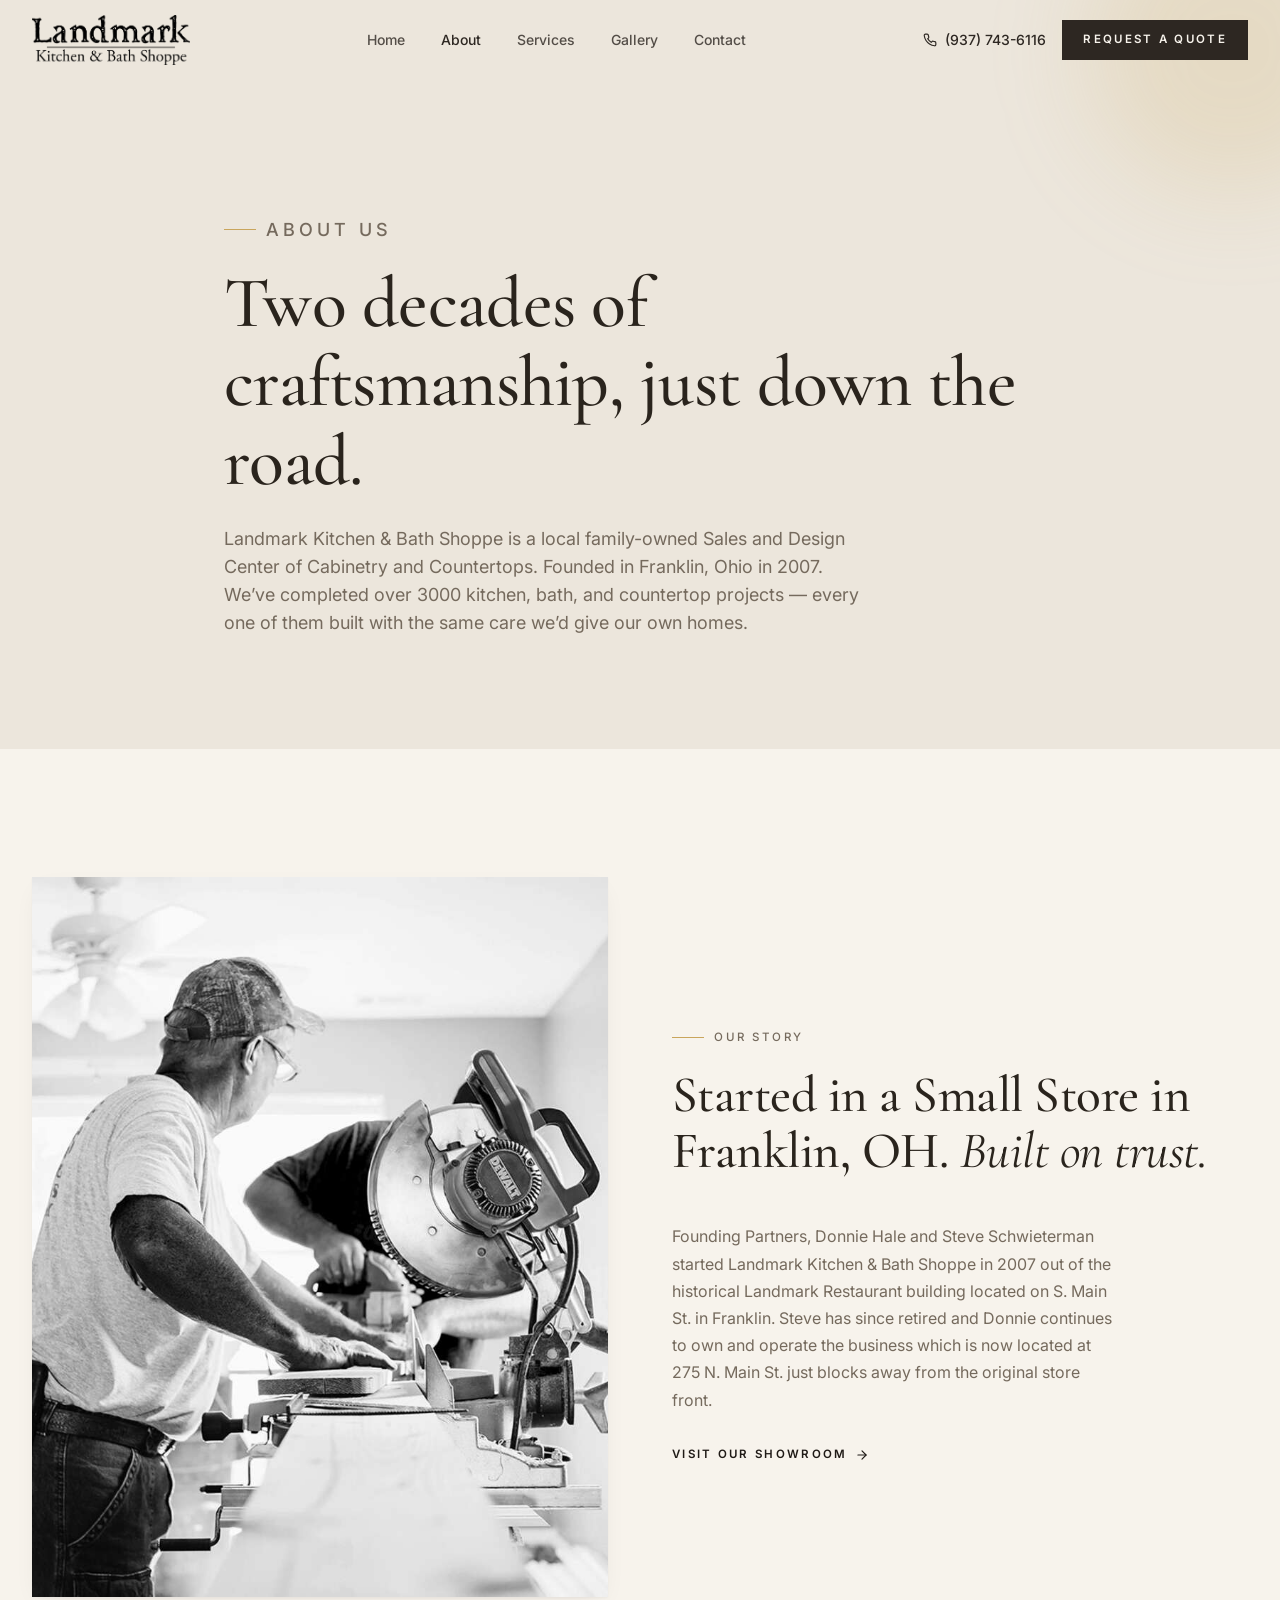
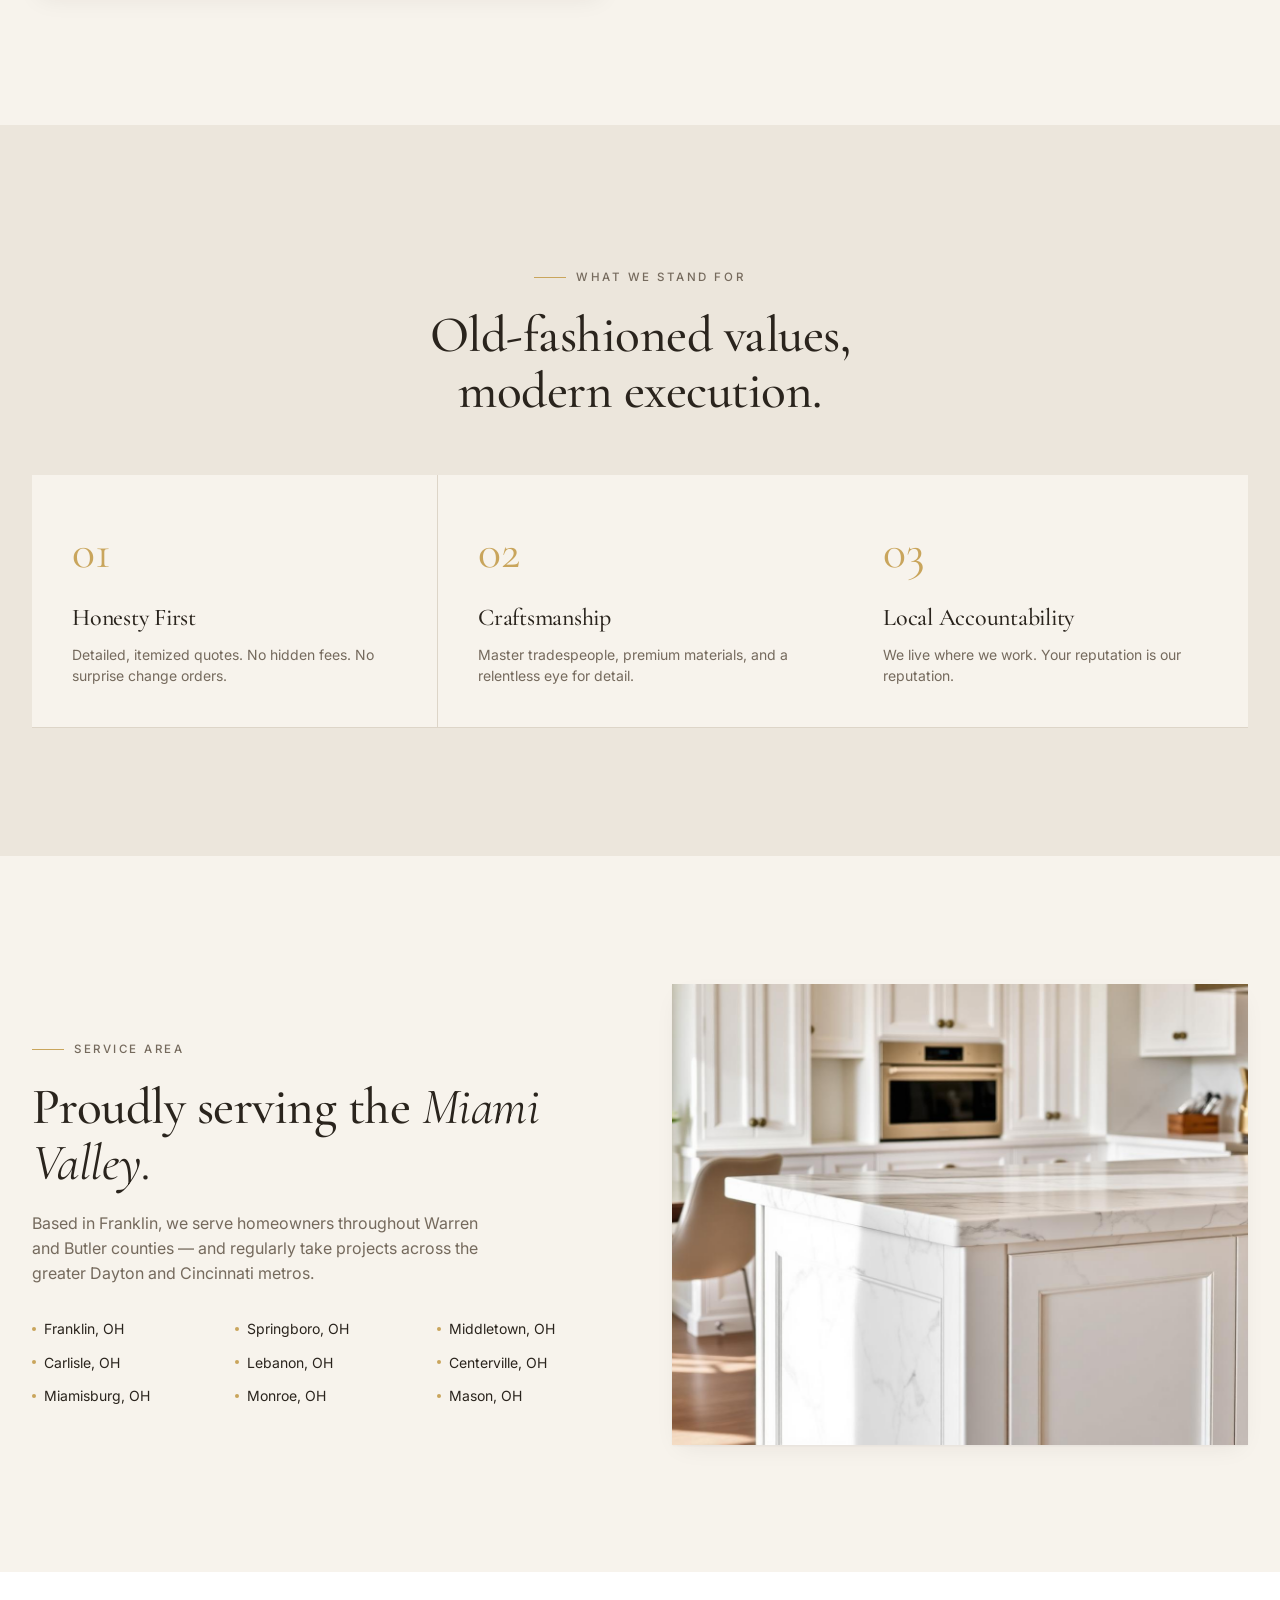
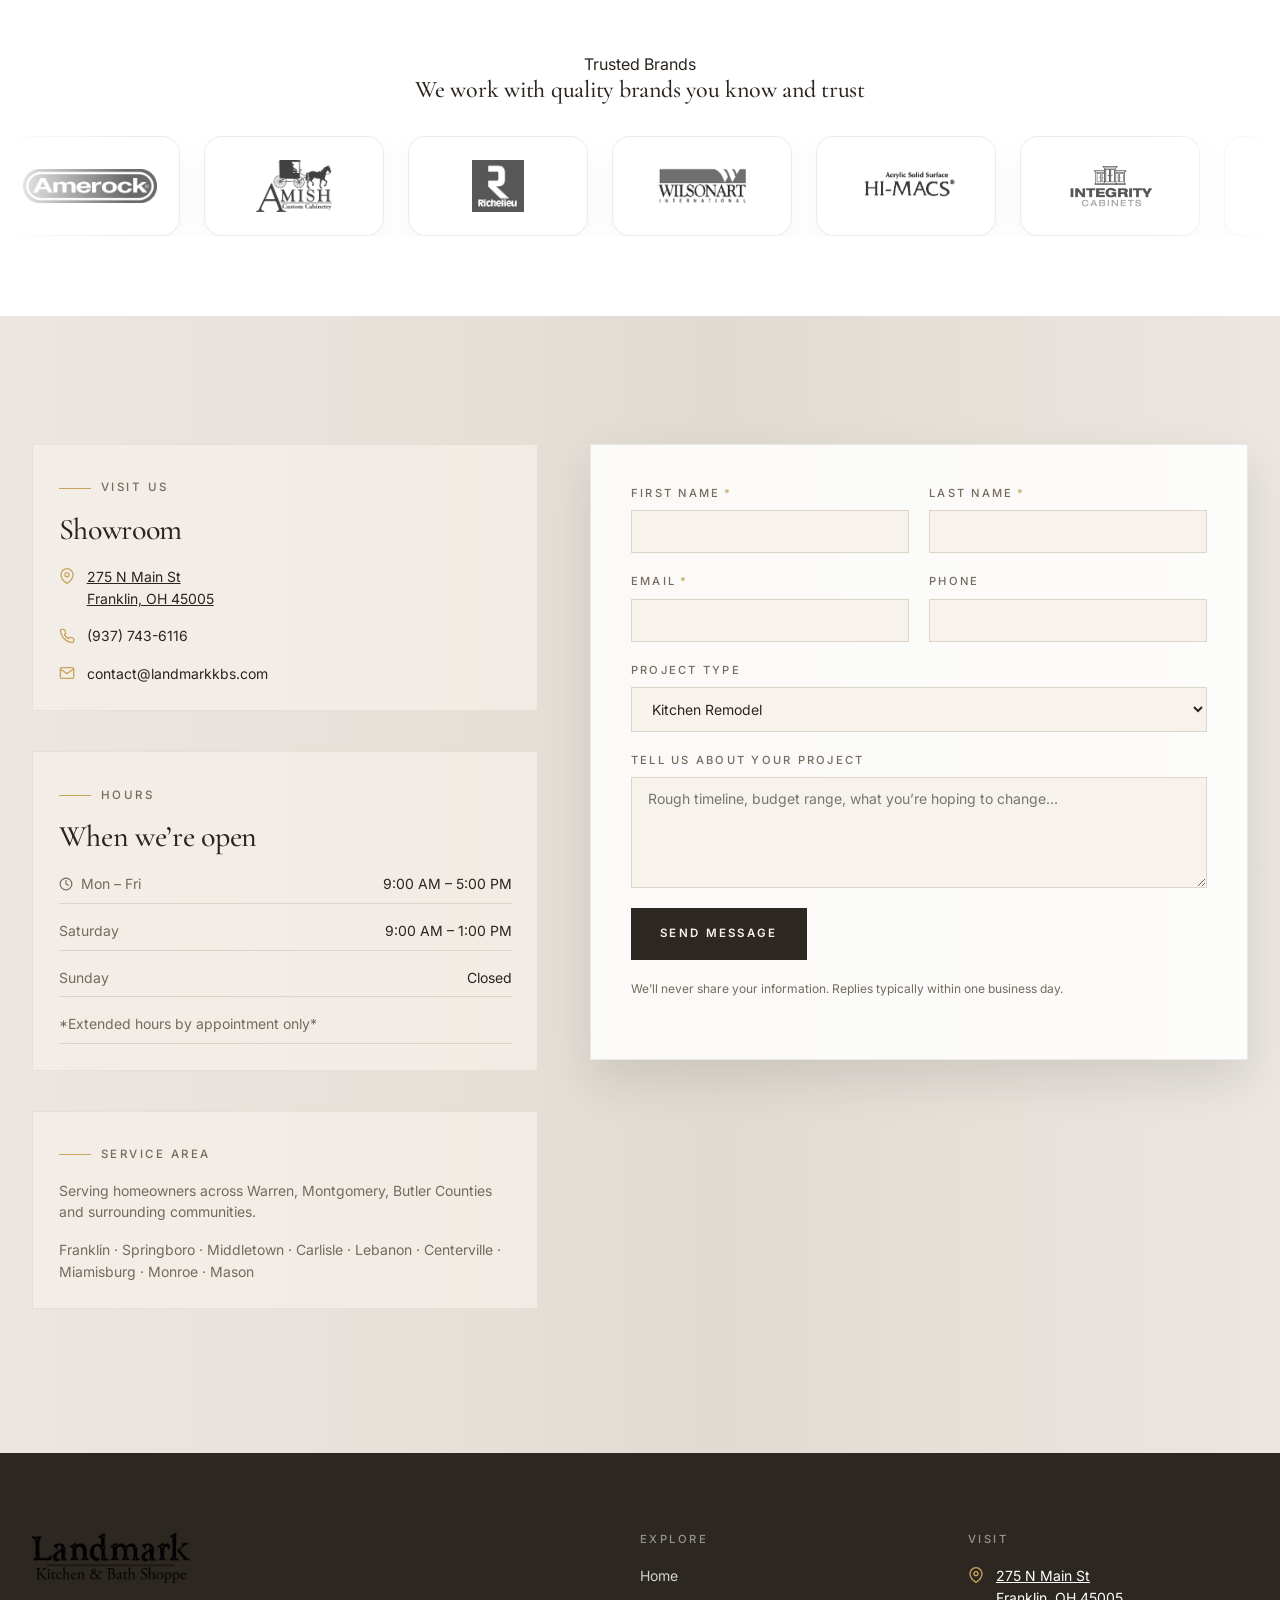
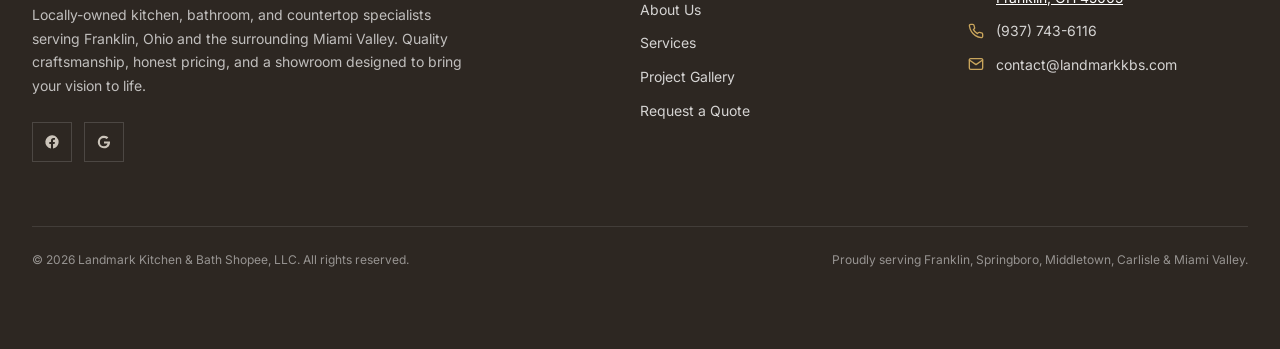
<file: about.html>
<!DOCTYPE html>
<html lang="en">

<head>
  <!-- Google tag (gtag) -->
<script async src="https://www.googletagmanager.com/gtag/js?id=G-VXZ3EGWFTV"></script>
<script>
  window.dataLayer = window.dataLayer || [];
  function gtag(){dataLayer.push(arguments);}
  gtag('js', new Date());

  gtag('config', 'G-VXZ3EGWFTV');
</script>
  <meta charset="UTF-8" />
  <meta name="viewport" content="width=device-width, initial-scale=1" />
  <title>About Us | Land Mark Kitchen, Bath & Countertop Shopee — Local Remodelers Since 2007</title>
  <meta name="description"
    content="Family-owned in Franklin, Ohio for 20+ years. Meet the team behind 3000+ kitchen, bath and countertop remodels across the Miami Valley." />
  <meta name="author" content="Land Mark Kitchen, Bath & Countertop Shopee" />
  <meta name="geo.region" content="US-OH" />
  <meta name="geo.placename" content="Franklin, Ohio" />
  <link rel="canonical" href="https://www.landmark-kitchen.net/about.html" />

  <!-- Open Graph -->
  <meta property="og:type" content="website" />
  <meta property="og:site_name" content="Land Mark Kitchen, Bath & Countertop Shopee" />
  <meta property="og:title"
    content="About Us | Land Mark Kitchen, Bath & Countertop Shopee — Local Remodelers Since 2007" />
  <meta property="og:description"
    content="Family-owned in Franklin, Ohio for 20+ years. Meet the team behind 3000+ kitchen, bath and countertop remodels across the Miami Valley." />
  <meta property="og:image" content="images/about-craft.jpg" />
  <meta property="og:url" content="https://www.landmark-kitchen.net/about.html" />

  <!-- Twitter -->
  <meta name="twitter:card" content="summary_large_image" />
  <meta name="twitter:title"
    content="About Us | Land Mark Kitchen, Bath & Countertop Shopee — Local Remodelers Since 2007" />
  <meta name="twitter:description"
    content="Family-owned in Franklin, Ohio for 20+ years. Meet the team behind 3000+ kitchen, bath and countertop remodels across the Miami Valley." />
  <meta name="twitter:image" content="images/about-craft.jpg" />

  <!-- Fonts -->
  <link rel="preconnect" href="https://fonts.googleapis.com" />
  <link rel="preconnect" href="https://fonts.gstatic.com" crossorigin />
  <link
    href="https://fonts.googleapis.com/css2?family=Cormorant+Garamond:wght@400;500;600&family=Inter:wght@400;500;600&display=swap"
    rel="stylesheet" />

  <!-- Styles -->
  <link rel="stylesheet" href="css/styles.css" />
  <!-- Favicon -->
  <link rel="icon" href="images/favicon.png" type="image/x-icon" />
  <link rel="icon" type="image/png" sizes="32x32" href="images/favicon.png" />
  <link rel="icon" type="image/png" sizes="16x16" href="images/favicon.png" />
  <link rel="apple-touch-icon" sizes="180x180" href="images/favicon.png" />
  <!-- Styles -->
  <!-- Local Business Schema -->
  <script type="application/ld+json">
{
  "@context": "https://schema.org",
  "@type": "LocalBusiness",
  "@id": "https://franklinkb.com/#business",
  "name": "Land Mark Kitchen, Bath & Countertop Shopee",
  "image": "https://www.landmark-kitchen.net/images/hero-kitchen.jpg",
  "description": "Locally-owned kitchen, bathroom and countertop remodelers serving Franklin, Ohio and the Miami Valley.",
  "address": {
    "@type": "PostalAddress",
    "streetAddress": "275 N Main St",
    "addressLocality": "Franklin",
    "addressRegion": "OH",
    "postalCode": "45005",
    "addressCountry": "US"
  },
  "telephone": "+1-937-743-6116",
  "areaServed": ["Franklin OH","Springboro OH","Middletown OH","Carlisle OH","Lebanon OH"],
  "priceRange": "$$$"
}
</script>

</head>

<body>
  <header class="site-header" role="banner">
    <div class="container-x header-inner">
      <a href="index.html" class="logo" aria-label="Land Mark Kitchen, Bath & Countertop Shopee — Home">
        <img src="images/logo.png" alt="Land Mark Kitchen, Bath & Countertop Shopee Logo" class="logo-img" />
      </a>

      <nav class="nav-desktop" aria-label="Primary">
        <a href="index.html" class="link-underline" style="color: #2d2722;">Home</a>
        <a href="about.html" class="link-underline" style="color: #2d2722;">About</a>
        <a href="services.html" class="link-underline" style="color: #2d2722;">Services</a>
        <a href="gallery.html" class="link-underline" style="color: #2d2722;">Gallery</a>
        <a href="contact.html" class="link-underline" style="color: #2d2722;">Contact</a>
      </nav>

      <div class="header-cta">
        <a href="tel:+19375550123" class="nav-phone" style="color: #2d2722;">
          <svg width="14" height="14" viewBox="0 0 24 24" fill="none" stroke="currentColor" stroke-width="2"
            stroke-linecap="round" stroke-linejoin="round" aria-hidden="true">
            <path
              d="M22 16.92v3a2 2 0 0 1-2.18 2 19.79 19.79 0 0 1-8.63-3.07 19.5 19.5 0 0 1-6-6 19.79 19.79 0 0 1-3.07-8.67A2 2 0 0 1 4.11 2h3a2 2 0 0 1 2 1.72c.13.96.37 1.9.7 2.81a2 2 0 0 1-.45 2.11L8.09 9.91a16 16 0 0 0 6 6l1.27-1.27a2 2 0 0 1 2.11-.45c.91.33 1.85.57 2.81.7A2 2 0 0 1 22 16.92z" />
          </svg>
          (937) 743-6116
        </a>
        <a href="contact.html" class="btn btn-primary">Request a Quote</a>
      </div>

      <button type="button" class="menu-btn" aria-label="Toggle menu" aria-expanded="false"
        aria-controls="mobile-drawer">
        <svg class="icon-open" viewBox="0 0 24 24" fill="none" stroke="currentColor" stroke-width="2"
          stroke-linecap="round" stroke-linejoin="round" aria-hidden="true">
          <line x1="3" y1="12" x2="21" y2="12" />
          <line x1="3" y1="6" x2="21" y2="6" />
          <line x1="3" y1="18" x2="21" y2="18" />
        </svg>
        <svg class="icon-close" viewBox="0 0 24 24" fill="none" stroke="currentColor" stroke-width="2"
          stroke-linecap="round" stroke-linejoin="round" aria-hidden="true">
          <line x1="18" y1="6" x2="6" y2="18" />
          <line x1="6" y1="6" x2="18" y2="18" />
        </svg>
      </button>
    </div>

    <div class="mobile-drawer" id="mobile-drawer">
      <div class="container-x mobile-drawer-inner">
        <nav class="nav-mobile" aria-label="Mobile">
          <a href="index.html">Home</a>
          <a href="about.html">About</a>
          <a href="services.html">Services</a>
          <a href="gallery.html">Gallery</a>
          <a href="contact.html">Contact</a>
        </nav>
        <div class="mobile-cta">
          <a href="tel:+19375550123" class="nav-phone" style="color:var(--foreground);">
            <svg width="14" height="14" viewBox="0 0 24 24" fill="none" stroke="currentColor" stroke-width="2"
              stroke-linecap="round" stroke-linejoin="round" aria-hidden="true">
              <path
                d="M22 16.92v3a2 2 0 0 1-2.18 2 19.79 19.79 0 0 1-8.63-3.07 19.5 19.5 0 0 1-6-6 19.79 19.79 0 0 1-3.07-8.67A2 2 0 0 1 4.11 2h3a2 2 0 0 1 2 1.72c.13.96.37 1.9.7 2.81a2 2 0 0 1-.45 2.11L8.09 9.91a16 16 0 0 0 6 6l1.27-1.27a2 2 0 0 1 2.11-.45c.91.33 1.85.57 2.81.7A2 2 0 0 1 22 16.92z" />
            </svg>
            (937) 743-6116
          </a>
          <a href="contact.html" class="btn btn-primary">Request a Quote</a>
        </div>
      </div>
    </div>
  </header>

  <main>
    <section class="page-hero">
      <div class="page-hero-glow"></div>
      <div class="container-x page-hero-content">
        <p class="reveal eyebrow">About Us</p>
        <h1 class="reveal" data-delay="100">Two decades of craftsmanship, just down the road.</h1>
        <p class="reveal" data-delay="200">Landmark Kitchen & Bath Shoppe is a local family-owned Sales and Design Center of Cabinetry and Countertops. Founded in Franklin,
          Ohio in 2007. We&rsquo;ve completed over 3000 kitchen, bath, and countertop projects &mdash; every one of them
          built with the same care we&rsquo;d give our own homes.</p>
      </div>
    </section>

    <section class="section">
      <div class="container-x split-grid">
        <figure class="reveal-left img-card" style="aspect-ratio:4/5;">
          <img src="images/about-craft.jpg"
            alt="Land Mark Kitchen, Bath & Countertop Shopee craftsman measuring custom cabinetry" loading="lazy" />
        </figure>
        <div class="reveal-right split-text">
          <p class="eyebrow">Our Story</p>
          <h2>Started in a Small Store in Franklin, OH. <em>Built on trust.</em></h2>
          <div
            style="margin-top:1.5rem;display:flex;flex-direction:column;gap:1.25rem;color:var(--muted-foreground);line-height:1.7;">
            <p>Founding Partners, Donnie Hale and Steve Schwieterman started Landmark Kitchen & Bath Shoppe in 2007 out
              of the historical Landmark Restaurant building located on S. Main St. in Franklin. Steve has since retired
              and Donnie continues to own and operate the business which is now located at 275 N. Main St. just blocks
              away from the original store front.</p>
          </div>
          <a href="contact.html" class="more-link link-underline">Visit Our Showroom <svg class="btn-arrow" width="14"
              height="14" viewBox="0 0 24 24" fill="none" stroke="currentColor" stroke-width="2" stroke-linecap="round"
              stroke-linejoin="round" aria-hidden="true">
              <line x1="5" y1="12" x2="19" y2="12" />
              <polyline points="12 5 19 12 12 19" />
            </svg></a>
        </div>
      </div>
    </section>

    <section class="section section-secondary">
      <div class="container-x">
        <div class="section-head">
          <p class="reveal eyebrow center">What We Stand For</p>
          <h2 class="reveal" data-delay="100">Old-fashioned values, modern execution.</h2>
        </div>
        <div class="value-grid">
          <div class="reveal value-tile"><span class="num">01</span>
            <h3>Honesty First</h3>
            <p>Detailed, itemized quotes. No hidden fees. No surprise change orders.</p>
          </div>
          <div class="reveal value-tile" data-delay="120"><span class="num">02</span>
            <h3>Craftsmanship</h3>
            <p>Master tradespeople, premium materials, and a relentless eye for detail.</p>
          </div>
          <div class="reveal value-tile" data-delay="240"><span class="num">03</span>
            <h3>Local Accountability</h3>
            <p>We live where we work. Your reputation is our reputation.</p>
          </div>
        </div>
      </div>
    </section>

    <section class="section">
      <div class="container-x split-grid">
        <div class="reveal-left split-text">
          <p class="eyebrow">Service Area</p>
          <h2>Proudly serving the <em>Miami Valley.</em></h2>
          <p>Based in Franklin, we serve homeowners throughout Warren and Butler counties &mdash; and regularly take
            projects across the greater Dayton and Cincinnati metros.</p>
          <ul class="area-list">
            <li>Franklin, OH</li>
            <li>Springboro, OH</li>
            <li>Middletown, OH</li>
            <li>Carlisle, OH</li>
            <li>Lebanon, OH</li>
            <li>Centerville, OH</li>
            <li>Miamisburg, OH</li>
            <li>Monroe, OH</li>
            <li>Mason, OH</li>
          </ul>
        </div>
        <figure class="reveal-right img-card" style="aspect-ratio:5/4;">
          <img src="images/project-5.jpg" alt="Marble countertop detail in a Franklin Ohio kitchen remodel"
            loading="lazy" />
        </figure>
      </div>
    </section>

    <section class="brand-strip-section">
      <div class="container">
        <div class="brand-strip-header">
          <p class="section-tag">Trusted Brands</p>
          <h2>We work with quality brands you know and trust</h2>
        </div>

        <div class="brand-strip">
          <div class="brand-track">
            <!-- Original 10 logos -->
            <div class="brand-item"><a href="https://www.amerock.com/" target="_blank"><img src="images/brand-1.png"
                  alt="Brand 1" /></a></div>
            <div class="brand-item"><a href="amish-cabinetry.html" target="_blank"><img src="images/brand-2.png" alt="Brand 2" /></a></div>
            <div class="brand-item"><a href="https://www.richelieu.com/us/en/" target="_blank"><img
                  src="images/brand-4.jpg" alt="Brand 4" /></a></div>
            <div class="brand-item"><a href="https://www.wilsonart.com/" target="_blank"><img src="images/brand-9.png"
                  alt="Brand 9" /></a></div>
            <div class="brand-item"><a href="https://www.lxhausys.com/us/products/himacs-solid-surface/himacs-finder"
                target="_blank"><img src="images/brand-10.png" alt="Brand 10" /></a></div>
            <div class="brand-item"><a href="https://www.integritycabinets.com/integrity-cabinets-home"
                target="_blank"><img src="images/brand-11.webp" alt="Brand 11" /></a></div>
            <div class="brand-item"><a href="https://www.wellbornforest.com/" target="_blank"><img
                  src="images/brand-12.jpg" alt="Brand 12" /></a></div>
            <div class="brand-item"><a href="images/Tinityr%20Cabinetry%20Landmark%20tabloid.pdf" target="_blank"><img
                  src="images/trinity-cabinetry.png" alt="Brand 13" /></a></div>
            <div class="brand-item"><a href="https://www.moen.com/" target="_blank"><img src="images/brand-14.png"
                  alt="Brand 14" /></a></div>

            <!-- Duplicate logos for seamless loop -->
            <div class="brand-item"><a href="https://www.amerock.com/" target="_blank"><img src="images/brand-1.png"
                  alt="Brand 1" /></a></div>
            <div class="brand-item"><a href="amish-cabinetry.html" target="_blank"><img src="images/brand-2.png" alt="Brand 2" /></a></div>
            <div class="brand-item"><a href="https://www.richelieu.com/us/en/" target="_blank"><img
                  src="images/brand-4.jpg" alt="Brand 4" /></a></div>
            <div class="brand-item"><a href="https://www.wilsonart.com/" target="_blank"><img src="images/brand-9.png"
                  alt="Brand 9" /></a></div>
            <div class="brand-item"><a href="https://www.lxhausys.com/us/products/himacs-solid-surface/himacs-finder"
                target="_blank"><img src="images/brand-10.png" alt="Brand 10" /></a></div>
            <div class="brand-item"><a href="https://www.integritycabinets.com/integrity-cabinets-home"
                target="_blank"><img src="images/brand-11.webp" alt="Brand 11" /></a></div>
            <div class="brand-item"><a href="https://www.wellbornforest.com/" target="_blank"><img
                  src="images/brand-12.jpg" alt="Brand 12" /></a></div>
            <div class="brand-item"><a href="images/Tinityr%20Cabinetry%20Landmark%20tabloid.pdf" target="_blank"><img
                  src="images/trinity-cabinetry.png" alt="Brand 13" /></a></div>
            <div class="brand-item"><a href="https://www.moen.com/" target="_blank"><img src="images/brand-14.png"
                  alt="Brand 14" /></a></div>

          </div>
        </div>
      </div>
    </section>
    <section class="section showroom-split-section" id="showroomSplitSection">
      <div class="showroom-bg-assemble" id="showroomAssembleScene" aria-hidden="true">
        <div class="showroom-piece showroom-piece-left"></div>
        <div class="showroom-piece showroom-piece-center"></div>
        <div class="showroom-piece showroom-piece-right"></div>
        <div class="showroom-bg-overlay"></div>
      </div>

      <div class="container-x contact-grid showroom-contact-grid">
        <div class="reveal-left showroom-content-panel">
          <div class="info-block">
            <p class="eyebrow">Visit Us</p>
            <h2>Showroom</h2>
            <ul>
              <li class="with-icon">
                <svg class="icon" viewBox="0 0 24 24" fill="none" stroke="currentColor" stroke-width="2"
                  stroke-linecap="round" stroke-linejoin="round" aria-hidden="true">
                  <path d="M21 10c0 7-9 13-9 13s-9-6-9-13a9 9 0 0 1 18 0z" />
                  <circle cx="12" cy="10" r="3" />
                </svg>
                <a href="https://www.google.com/maps/place/Landmark+Kitchen+%26+Bath+Shoppe/@39.5687788,-84.2998441,17.75z/data=!4m6!3m5!1s0x884061afb411c97f:0x6fa10caf52c0a411!8m2!3d39.5688643!4d-84.2999572!16s%2Fg%2F11c6lh_7v2?entry=ttu&g_ep=EgoyMDI2MDQyMi4wIKXMDSoASAFQAw%3D%3D"
                  target="_blank" rel="noopener noreferrer" style="color:var(--foreground); text-decoration:none;">
                  <span style="color: #2A241D; text-decoration: underline;">275 N Main St <br />Franklin, OH
                    45005</span>
                </a>
              </li>

              <li class="with-icon">
                <svg viewBox="0 0 24 24" fill="none" stroke="currentColor" stroke-width="2" stroke-linecap="round"
                  stroke-linejoin="round" aria-hidden="true">
                  <path
                    d="M22 16.92v3a2 2 0 0 1-2.18 2 19.79 19.79 0 0 1-8.63-3.07 19.5 19.5 0 0 1-6-6 19.79 19.79 0 0 1-3.07-8.67A2 2 0 0 1 4.11 2h3a2 2 0 0 1 2 1.72c.13.96.37 1.9.7 2.81a2 2 0 0 1-.45 2.11L8.09 9.91a16 16 0 0 0 6 6l1.27-1.27a2 2 0 0 1 2.11-.45c.91.33 1.85.57 2.81.7A2 2 0 0 1 22 16.92z" />
                </svg>
                <a href="tel:+19377436116" style="color:var(--foreground);">(937) 743-6116</a>
              </li>

              <li class="with-icon">
                <svg viewBox="0 0 24 24" fill="none" stroke="currentColor" stroke-width="2" stroke-linecap="round"
                  stroke-linejoin="round" aria-hidden="true">
                  <path d="M4 4h16c1.1 0 2 .9 2 2v12c0 1.1-.9 2-2 2H4c-1.1 0-2-.9-2-2V6c0-1.1.9-2 2-2z" />
                  <polyline points="22,6 12,13 2,6" />
                </svg>
                <a href="mailto:contact@landmarkkbs.com" style="color:var(--foreground);">contact@landmarkkbs.com</a>
              </li>
            </ul>
          </div>

          <div class="info-block">
            <p class="eyebrow">Hours</p>
            <h2>When we&rsquo;re open</h2>
            <ul>
              <li class="hours-row">
                <span style="display:inline-flex;gap:.5rem;align-items:center;color:var(--muted-foreground);">
                  <svg width="14" height="14" viewBox="0 0 24 24" fill="none" stroke="currentColor" stroke-width="2"
                    stroke-linecap="round" stroke-linejoin="round" aria-hidden="true">
                    <circle cx="12" cy="12" r="10" />
                    <polyline points="12 6 12 12 16 14" />
                  </svg>
                  Mon &ndash; Fri
                </span>
                <span class="day">9:00 AM – 5:00 PM</span>
              </li>
              <li class="hours-row">
                <span style="color:var(--muted-foreground);">Saturday</span>
                <span class="day">9:00 AM – 1:00 PM</span>
              </li>
              <li class="hours-row">
                <span style="color:var(--muted-foreground);">Sunday</span>
                <span class="day">Closed</span>
              </li>
              <li class="hours-row">
                <span style="color:var(--muted-foreground);">*Extended hours by appointment only*</span>
              </li>
            </ul>
          </div>

          <div class="info-block">
            <p class="eyebrow">Service Area</p>
            <p style="margin-top:1rem;font-size:.875rem;color:var(--muted-foreground);">
              Serving homeowners across Warren, Montgomery, Butler Counties and surrounding communities.
            </p>
            <p style="margin-top:1rem;font-size:.875rem;color:var(--muted-foreground);">
              Franklin · Springboro · Middletown · Carlisle · Lebanon · Centerville · Miamisburg · Monroe · Mason
            </p>
          </div>
        </div>

        <div class="reveal-right showroom-form-panel">
          <div class="form-card">
            <form id="contact-form" class="contact-form" action="https://api.web3forms.com/submit" method="POST"
              novalidate>
              <input type="hidden" name="access_key" value="0137a8f3-aa27-4c1b-919e-de5c35360f5e" />
              <input type="hidden" name="subject" value="New Land Mark Kitchen, Bath & Countertop Shopee Lead" />
              <input type="hidden" name="from_name" value="Land Mark Kitchen, Bath & Countertop Shopee Website" />
              <input type="hidden" name="redirect" value="" />
              <input type="checkbox" name="botcheck" class="hidden-botcheck" tabindex="-1" autocomplete="off" />

              <div class="form-grid cols-2">
                <div class="form-field">
                  <label for="first">First name<span class="req">*</span></label>
                  <input type="text" id="first" name="first" required />
                </div>
                <div class="form-field">
                  <label for="last">Last name<span class="req">*</span></label>
                  <input type="text" id="last" name="last" required />
                </div>
              </div>

              <div class="form-grid cols-2">
                <div class="form-field">
                  <label for="email">Email<span class="req">*</span></label>
                  <input type="email" id="email" name="email" required />
                </div>
                <div class="form-field">
                  <label for="phone">Phone</label>
                  <input type="tel" id="phone" name="phone" />
                </div>
              </div>

              <div class="form-field">
                <label for="type">Project type</label>
                <select id="type" name="type">
                  <option value="Kitchen Remodel">Kitchen Remodel</option>
                  <option value="Bathroom Remodel">Bathroom Remodel</option>
                  <option value="Countertops">Countertops</option>
                  <option value="Outdoor">Outdoor</option>
                  <option value="Multiple / Whole-home">Multiple / Whole-home</option>
                  <option value="Just exploring">Just exploring</option>
                  <option value="Other">Other</option>
                </select>
              </div>

              <div class="form-field">
                <label for="message">Tell us about your project</label>
                <textarea id="message" name="message" rows="5"
                  placeholder="Rough timeline, budget range, what you&rsquo;re hoping to change…"></textarea>
              </div>

              <button type="submit" class="btn btn-primary" id="contact-submit-btn">
                Send Message
              </button>

              <p class="form-note">
                We&rsquo;ll never share your information. Replies typically within one business day.
              </p>

              <div id="form-status" class="form-status" aria-live="polite"></div>
               <div class="h-captcha" data-captcha="true"></div>
            </form>
          </div>
        </div>
      </div>
    </section>
  </main>

  <footer class="site-footer" role="contentinfo">
    <div class="container-x">
      <div class="footer-grid">
        <div class="footer-brand">
          <div class="logo">
            <a href="index.html" class="logo" aria-label="Land Mark Kitchen, Bath & Countertop Shopee — Home">
              <img src="images/logo.png" alt="Land Mark Kitchen, Bath & Countertop Shopee Logo" class="logo-img" />
            </a>
          </div>
          <p>Locally-owned kitchen, bathroom, and countertop specialists serving Franklin, Ohio and the surrounding
            Miami Valley. Quality craftsmanship, honest pricing, and a showroom designed to bring your vision to life.
          </p>
          <div class="social">
            <a href="https://www.facebook.com/landmarkkbs" aria-label="Facebook">
              <svg viewBox="0 0 24 24" fill="currentColor" aria-hidden="true">
                <path
                  d="M22 12a10 10 0 1 0-11.56 9.88v-6.99H7.9V12h2.54V9.79c0-2.51 1.49-3.9 3.78-3.9 1.09 0 2.24.2 2.24.2v2.46h-1.26c-1.24 0-1.63.77-1.63 1.56V12h2.78l-.45 2.89h-2.33v6.99A10 10 0 0 0 22 12z" />
              </svg>
            </a>
<a href="https://www.google.com/search?q=Landmark+Kitchen+%26+Bath+Shoppe" target="_blank" rel="noopener noreferrer" aria-label="Google">
  <svg viewBox="0 0 24 24" fill="currentColor" aria-hidden="true">
    <path d="M21.35 11.1H12v2.98h5.37c-.23 1.48-1.73 4.35-5.37 4.35a6.15 6.15 0 1 1 0-12.3 5.5 5.5 0 0 1 3.9 1.53l2.66-2.57A9.42 9.42 0 1 0 12 21.42c5.43 0 9.03-3.81 9.03-9.17 0-.61-.07-1.07-.18-1.15z"/>
  </svg>
</a>
          </div>
        </div>

        <div class="footer-col">
          <h4>Explore</h4>
          <ul>
            <li><a href="index.html" class="link-underline">Home</a></li>
            <li><a href="about.html" class="link-underline">About Us</a></li>
            <li><a href="services.html" class="link-underline">Services</a></li>
            <li><a href="gallery.html" class="link-underline">Project Gallery</a></li>
            <li><a href="contact.html" class="link-underline">Request a Quote</a></li>
          </ul>
        </div>

        <div class="footer-col">
          <h4>Visit</h4>
          <ul>
            <li class="with-icon">
              <svg viewBox="0 0 24 24" fill="none" stroke="currentColor" stroke-width="2" stroke-linecap="round"
                stroke-linejoin="round" aria-hidden="true">
                <path d="M21 10c0 7-9 13-9 13s-9-6-9-13a9 9 0 0 1 18 0z" />
                <circle cx="12" cy="10" r="3" />
              </svg>
              <a href="https://www.google.com/maps/place/Landmark+Kitchen+%26+Bath+Shoppe/@39.5687788,-84.2998441,17.75z/data=!4m6!3m5!1s0x884061afb411c97f:0x6fa10caf52c0a411!8m2!3d39.5688643!4d-84.2999572!16s%2Fg%2F11c6lh_7v2?entry=ttu&g_ep=EgoyMDI2MDQyMi4wIKXMDSoASAFQAw%3D%3D"
                target="_blank" rel="noopener noreferrer" style="color:var(--foreground); text-decoration:none;">
                <span style="color: white; text-decoration: underline;">275 N Main St <br />Franklin, OH 45005</span>
              </a>
            </li>
            <li class="with-icon">
              <svg viewBox="0 0 24 24" fill="none" stroke="currentColor" stroke-width="2" stroke-linecap="round"
                stroke-linejoin="round" aria-hidden="true">
                <path
                  d="M22 16.92v3a2 2 0 0 1-2.18 2 19.79 19.79 0 0 1-8.63-3.07 19.5 19.5 0 0 1-6-6 19.79 19.79 0 0 1-3.07-8.67A2 2 0 0 1 4.11 2h3a2 2 0 0 1 2 1.72c.13.96.37 1.9.7 2.81a2 2 0 0 1-.45 2.11L8.09 9.91a16 16 0 0 0 6 6l1.27-1.27a2 2 0 0 1 2.11-.45c.91.33 1.85.57 2.81.7A2 2 0 0 1 22 16.92z" />
              </svg>
              <a href="tel:+19377436116">(937) 743-6116</a>
            </li>
            <li class="with-icon">
              <svg viewBox="0 0 24 24" fill="none" stroke="currentColor" stroke-width="2" stroke-linecap="round"
                stroke-linejoin="round" aria-hidden="true">
                <path d="M4 4h16c1.1 0 2 .9 2 2v12c0 1.1-.9 2-2 2H4c-1.1 0-2-.9-2-2V6c0-1.1.9-2 2-2z" />
                <polyline points="22,6 12,13 2,6" />
              </svg>
              <a href="mailto:contact@landmarkkbs.com">contact@landmarkkbs.com</a>
            </li>
          </ul>
        </div>
      </div>

      <div class="footer-bottom">
        <p>© <span id="year"></span> Landmark Kitchen &amp; Bath Shopee, LLC. All rights reserved.</p>
        <p>Proudly serving Franklin, Springboro, Middletown, Carlisle &amp; Miami Valley.</p>
      </div>
    </div>
  </footer>

  <script src="js/main.js" defer></script>
<script src="https://web3forms.com/client/script.js" async defer></script>
</body>

</html>
</file>
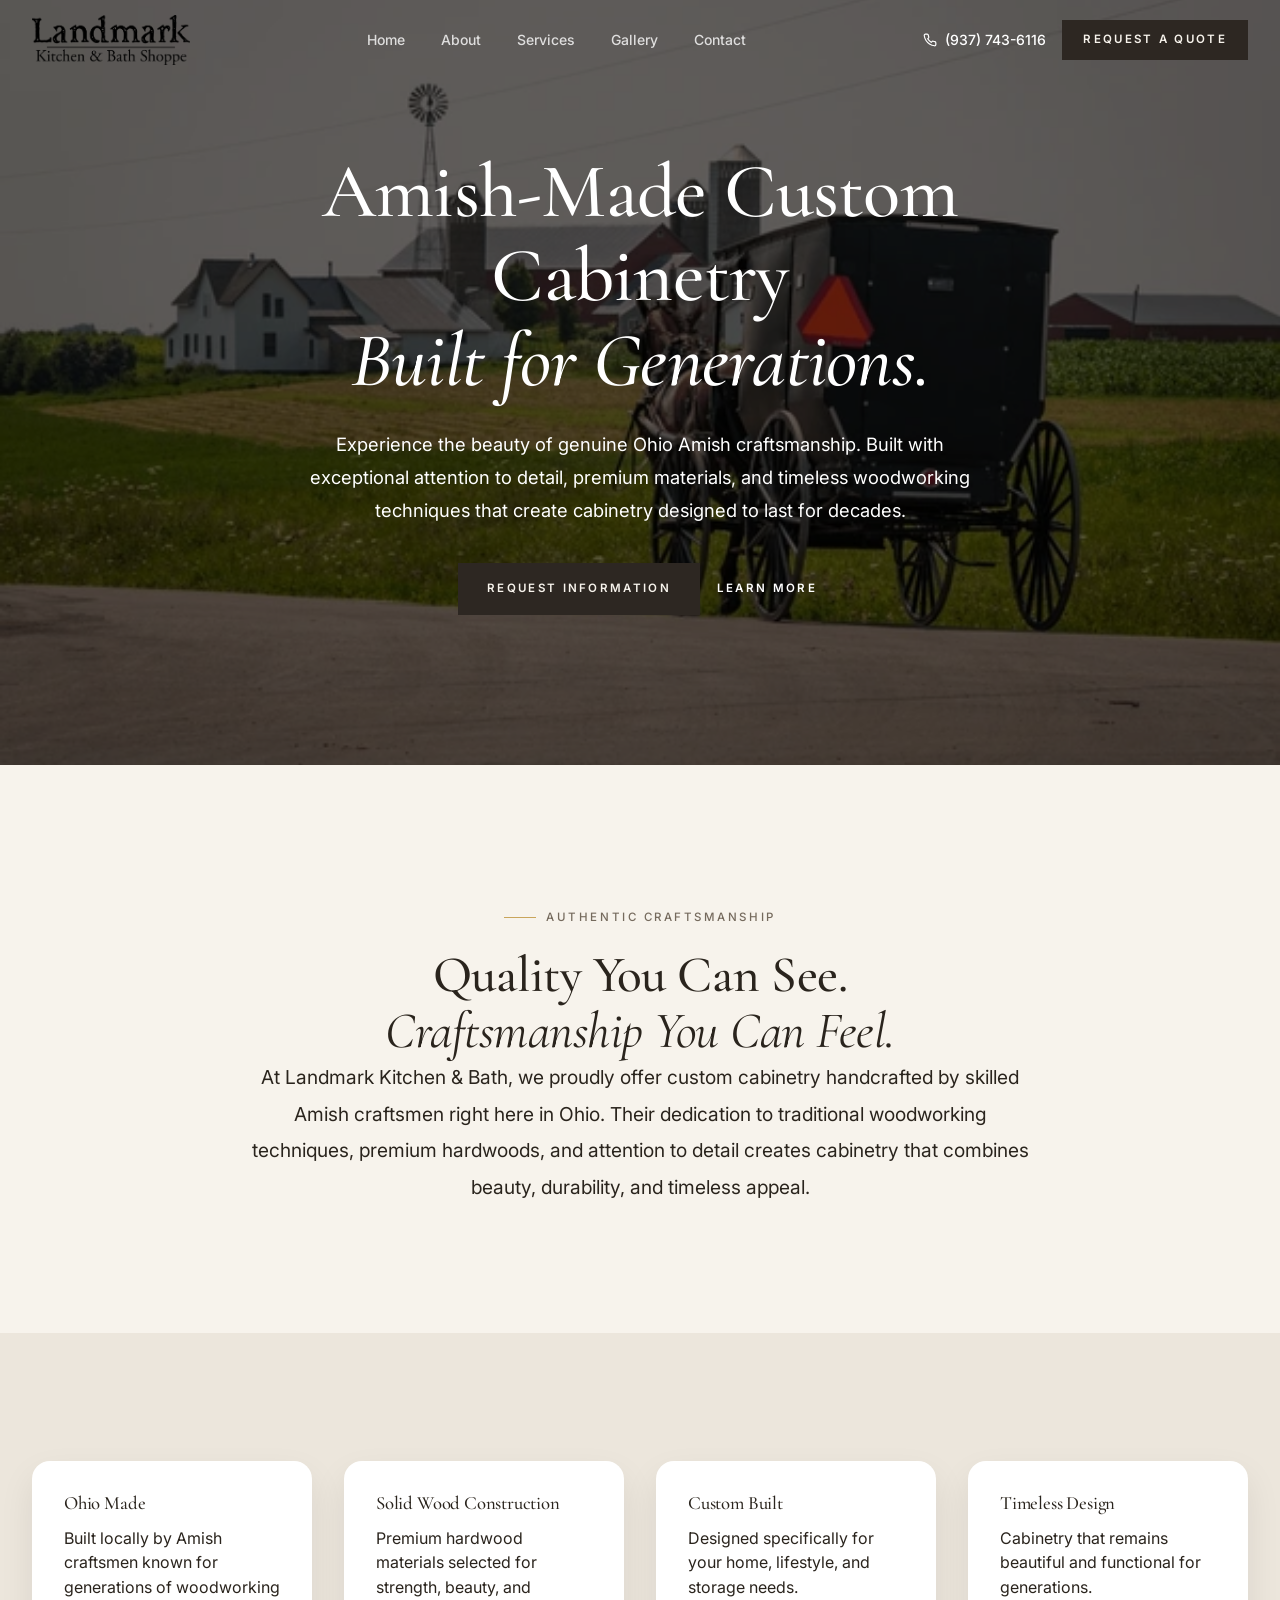
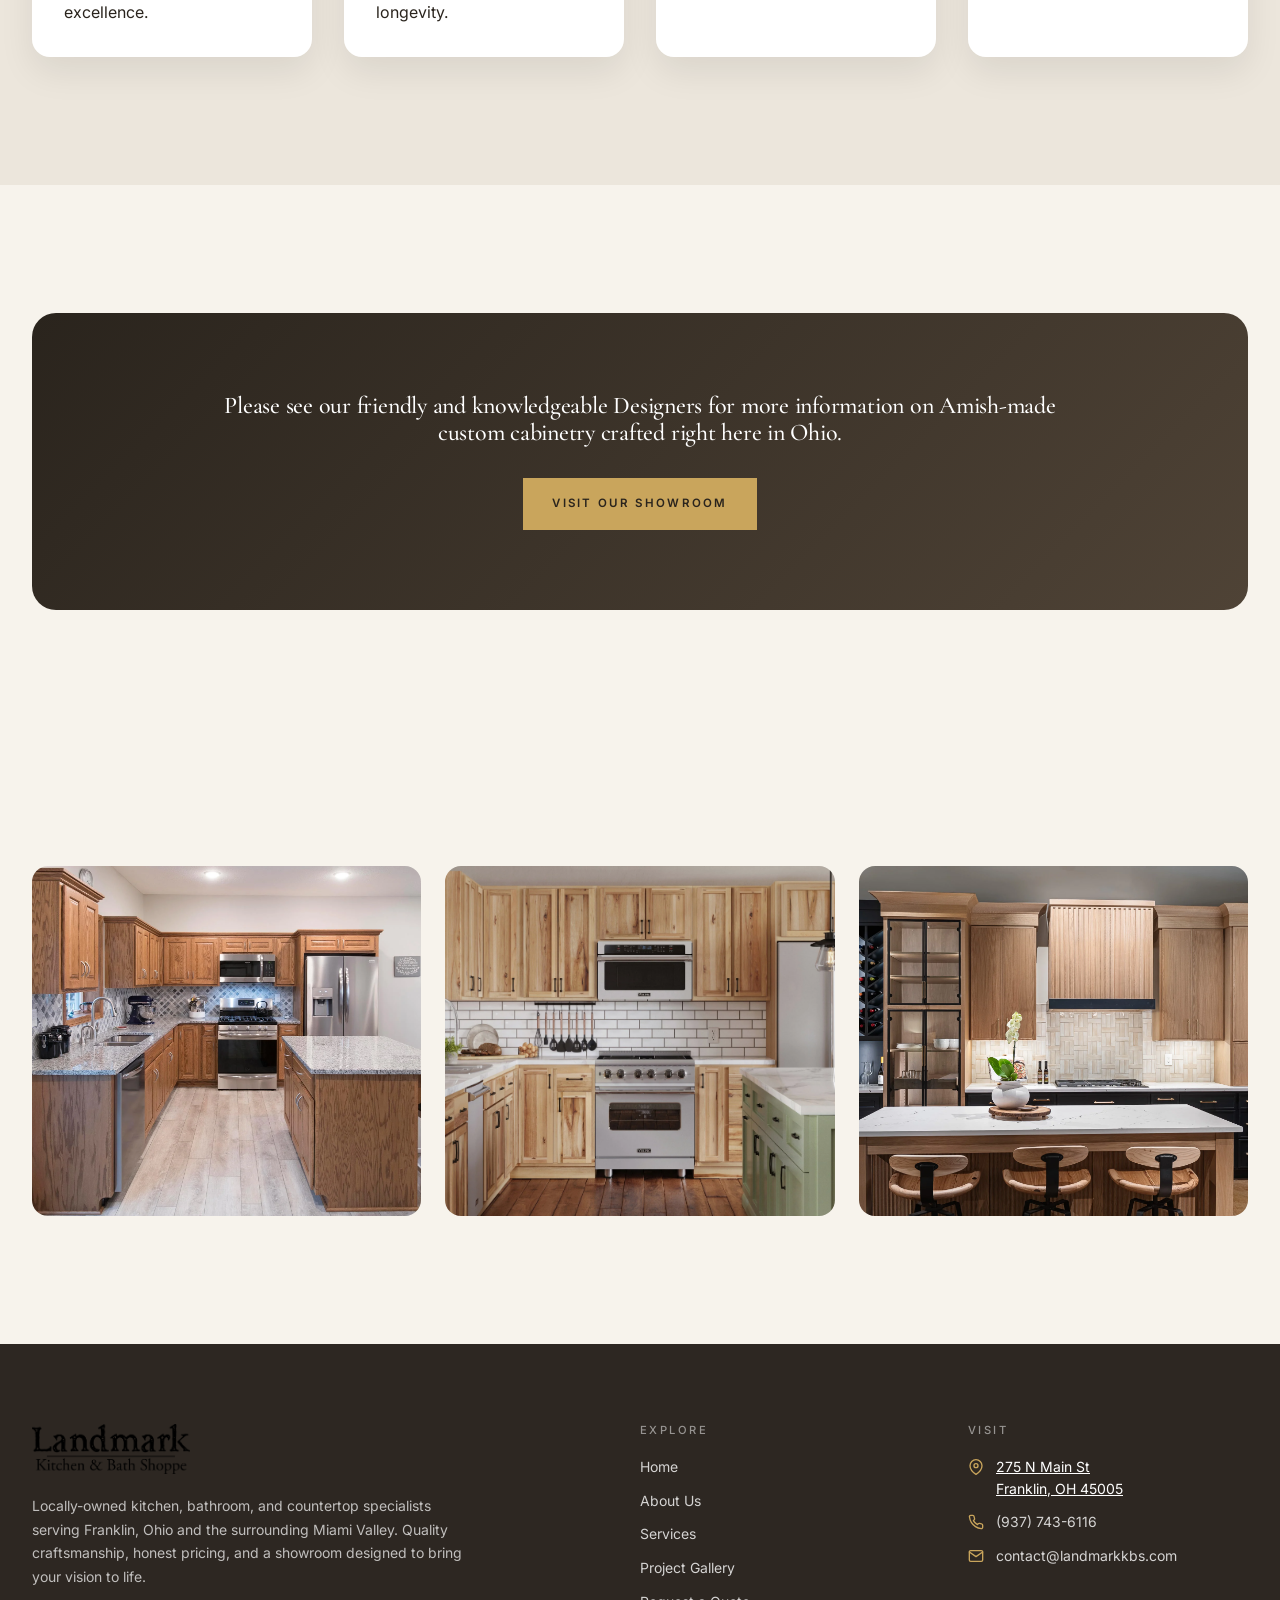
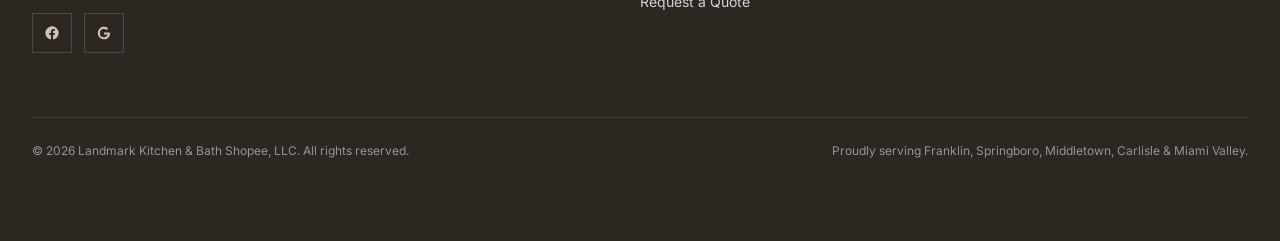
<file: amish-cabinetry.html>
<!DOCTYPE html>
<html lang="en">

<head>
  <!-- Google tag (gtag) -->
<script async src="https://www.googletagmanager.com/gtag/js?id=G-VXZ3EGWFTV"></script>
<script>
  window.dataLayer = window.dataLayer || [];
  function gtag(){dataLayer.push(arguments);}
  gtag('js', new Date());

  gtag('config', 'G-VXZ3EGWFTV');
</script>
  <meta charset="UTF-8" />
  <meta name="viewport" content="width=device-width, initial-scale=1" />
  <title>Land Mark Kitchen, Bath & Countertop Remodeling in Franklin, OH</title>
  <meta name="description"
    content="Premium kitchen, bathroom & countertop remodeling in Franklin, Ohio. Locally-owned, in-house design,  Our Commitment to You…... Request your free quote today." />
  <meta name="author" content="Land Mark Kitchen, Bath & Countertop Shopee" />
  <meta name="geo.region" content="US-OH" />
  <meta name="geo.placename" content="Franklin, Ohio" />
  <link rel="canonical" href="https://www.landmark-kitchen.net/" />

  <!-- Open Graph -->
  <meta property="og:type" content="website" />
  <meta property="og:site_name" content="Land Mark Kitchen, Bath & Countertop Shopee" />
  <meta property="og:title"
    content="Land Mark Kitchen, Bath & Countertop Shopee | Kitchen, Bath & Countertop Remodeling in Franklin, OH" />
  <meta property="og:description"
    content="Premium kitchen, bathroom & countertop remodeling in Franklin, Ohio. Locally-owned, in-house design,  Our Commitment to You…... Request your free quote today." />
  <meta property="og:image" content="images/hero-kitchen.jpg" />
  <meta property="og:url" content="https://www.landmark-kitchen.net/" />

  <!-- Twitter -->
  <meta name="twitter:card" content="summary_large_image" />
  <meta name="twitter:title"
    content="Land Mark Kitchen, Bath & Countertop Shopee | Kitchen, Bath & Countertop Remodeling in Franklin, OH" />
  <meta name="twitter:description"
    content="Premium kitchen, bathroom & countertop remodeling in Franklin, Ohio. Locally-owned, in-house design,  Our Commitment to You…... Request your free quote today." />
  <meta name="twitter:image" content="images/hero-kitchen.jpg" />

  <!-- Fonts -->
  <link rel="preconnect" href="https://fonts.googleapis.com" />
  <link rel="preconnect" href="https://fonts.gstatic.com" crossorigin />
  <link
    href="https://fonts.googleapis.com/css2?family=Cormorant+Garamond:wght@400;500;600&family=Inter:wght@400;500;600&display=swap"
    rel="stylesheet" />
  <!-- Favicon -->
  <link rel="icon" href="images/favicon.png" type="image/x-icon" />
  <link rel="icon" type="image/png" sizes="32x32" href="images/favicon.png" />
  <link rel="icon" type="image/png" sizes="16x16" href="images/favicon.png" />
  <link rel="apple-touch-icon" sizes="180x180" href="images/favicon.png" />
  <!-- Styles -->
  <link rel="stylesheet" href="css/styles.css" />

  <!-- Local Business Schema -->
  <script type="application/ld+json">
{
  "@context": "https://schema.org",
  "@type": "LocalBusiness",
  "@id": "https://www.landmark-kitchen.net/#business",
  "name": "Land Mark Kitchen, Bath & Countertop Shopee",
  "image": "https://www.landmark-kitchen.net/images/hero-kitchen.jpg",
  "description": "Locally-owned kitchen, bathroom and countertop remodelers serving Franklin, Ohio and the Miami Valley.",
  "address": {
    "@type": "PostalAddress",
    "streetAddress": "275 N Main St",
    "addressLocality": "Franklin",
    "addressRegion": "OH",
    "postalCode": "45005",
    "addressCountry": "US"
  },
  "telephone": "+1-937 743-6116",
  "areaServed": ["Franklin OH","Springboro OH","Middletown OH","Carlisle OH","Lebanon OH"],
  "priceRange": "$$$"
}
</script>

</head>

<body>
  <header class="site-header" role="banner">
    <div class="container-x header-inner">
      <a href="index.html" class="logo" aria-label="Landmark Kitchen & Bath — Home">
        <img src="images/logo.png" alt="Land Mark Kitchen, Bath & Countertop Shopee Logo" class="logo-img" />
      </a>

      <nav class="nav-desktop" aria-label="Primary">
        <a href="index.html" class="link-underline">Home</a>
        <a href="about.html" class="link-underline">About</a>
        <a href="services.html" class="link-underline">Services</a>
        <a href="gallery.html" class="link-underline">Gallery</a>
        <a href="contact.html" class="link-underline">Contact</a>
      </nav>

      <div class="header-cta">
        <a href="tel:+19377436116" class="nav-phone">
          <svg width="14" height="14" viewBox="0 0 24 24" fill="none" stroke="currentColor" stroke-width="2"
            stroke-linecap="round" stroke-linejoin="round" aria-hidden="true">
            <path
              d="M22 16.92v3a2 2 0 0 1-2.18 2 19.79 19.79 0 0 1-8.63-3.07 19.5 19.5 0 0 1-6-6 19.79 19.79 0 0 1-3.07-8.67A2 2 0 0 1 4.11 2h3a2 2 0 0 1 2 1.72c.13.96.37 1.9.7 2.81a2 2 0 0 1-.45 2.11L8.09 9.91a16 16 0 0 0 6 6l1.27-1.27a2 2 0 0 1 2.11-.45c.91.33 1.85.57 2.81.7A2 2 0 0 1 22 16.92z" />
          </svg>
          (937) 743-6116
        </a>
        <a href="contact.html" class="btn btn-primary">Request a Quote</a>
      </div>

      <button type="button" class="menu-btn" aria-label="Toggle menu" aria-expanded="false"
        aria-controls="mobile-drawer">
        <svg class="icon-open" viewBox="0 0 24 24" fill="none" stroke="currentColor" stroke-width="2"
          stroke-linecap="round" stroke-linejoin="round" aria-hidden="true">
          <line x1="3" y1="12" x2="21" y2="12" />
          <line x1="3" y1="6" x2="21" y2="6" />
          <line x1="3" y1="18" x2="21" y2="18" />
        </svg>
        <svg class="icon-close" viewBox="0 0 24 24" fill="none" stroke="currentColor" stroke-width="2"
          stroke-linecap="round" stroke-linejoin="round" aria-hidden="true">
          <line x1="18" y1="6" x2="6" y2="18" />
          <line x1="6" y1="6" x2="18" y2="18" />
        </svg>
      </button>
    </div>

    <div class="mobile-drawer" id="mobile-drawer">
      <div class="container-x mobile-drawer-inner">
        <nav class="nav-mobile" aria-label="Mobile">
          <a href="index.html">Home</a>
          <a href="about.html">About</a>
          <a href="services.html">Services</a>
          <a href="gallery.html">Gallery</a>
          <a href="contact.html">Contact</a>
        </nav>
        <div class="mobile-cta">
          <a href="tel:+19377436116" class="nav-phone" style="color:var(--foreground);">
            <svg width="14" height="14" viewBox="0 0 24 24" fill="none" stroke="currentColor" stroke-width="2"
              stroke-linecap="round" stroke-linejoin="round" aria-hidden="true">
              <path
                d="M22 16.92v3a2 2 0 0 1-2.18 2 19.79 19.79 0 0 1-8.63-3.07 19.5 19.5 0 0 1-6-6 19.79 19.79 0 0 1-3.07-8.67A2 2 0 0 1 4.11 2h3a2 2 0 0 1 2 1.72c.13.96.37 1.9.7 2.81a2 2 0 0 1-.45 2.11L8.09 9.91a16 16 0 0 0 6 6l1.27-1.27a2 2 0 0 1 2.11-.45c.91.33 1.85.57 2.81.7A2 2 0 0 1 22 16.92z" />
            </svg>
            (937) 743-6116
          </a>
          <a href="contact.html" class="btn btn-primary">Request a Quote</a>
        </div>
      </div>
    </div>
  </header>

<main>

  <!-- HERO -->
  <section class="amish-hero">
    <div class="amish-overlay"></div>

    <div class="container-x amish-hero-content">


      <h1 class="reveal">
        Amish-Made Custom Cabinetry
        <em>Built for Generations.</em>
      </h1>

      <p class="reveal hero-copy">
        Experience the beauty of genuine Ohio Amish craftsmanship.
        Built with exceptional attention to detail, premium materials,
        and timeless woodworking techniques that create cabinetry
        designed to last for decades.
      </p>

      <div class="hero-actions" style="display:flex;justify-content:center;align-items:center;gap:.75rem;flex-wrap:wrap;margin-top:2.25rem;" >
        <a href="contact.html" class="btn btn-primary">
          Request Information
        </a>

        <a href="#learn-more" class="btn btn-ghost">
          Learn More
        </a>
      </div>

    </div>
  </section>

  <!-- INTRO -->
  <section id="learn-more" class="section">
    <div class="container-x narrow">

      <div class="section-head">
        <p class="eyebrow center">Authentic Craftsmanship</p>

        <h2>
          Quality You Can See.
          <em>Craftsmanship You Can Feel.</em>
        </h2>
      </div>

      <p class="large-copy">
        At Landmark Kitchen & Bath, we proudly offer custom cabinetry
        handcrafted by skilled Amish craftsmen right here in Ohio.
        Their dedication to traditional woodworking techniques,
        premium hardwoods, and attention to detail creates cabinetry
        that combines beauty, durability, and timeless appeal.
      </p>

    </div>
  </section>

  <!-- FEATURES -->
  <section class="section section-secondary">
    <div class="container-x">

      <div class="feature-grid">

        <div class="feature-card reveal">
          <h3>Ohio Made</h3>
          <p>
            Built locally by Amish craftsmen known for generations of
            woodworking excellence.
          </p>
        </div>

        <div class="feature-card reveal">
          <h3>Solid Wood Construction</h3>
          <p>
            Premium hardwood materials selected for strength,
            beauty, and longevity.
          </p>
        </div>

        <div class="feature-card reveal">
          <h3>Custom Built</h3>
          <p>
            Designed specifically for your home, lifestyle,
            and storage needs.
          </p>
        </div>

        <div class="feature-card reveal">
          <h3>Timeless Design</h3>
          <p>
            Cabinetry that remains beautiful and functional
            for generations.
          </p>
        </div>

      </div>

    </div>
  </section>

  <!-- CALLOUT -->
  <section class="section">
    <div class="container-x">

      <div class="amish-callout">

        <h2>
          Please see our friendly and knowledgeable Designers
          for more information on Amish-made custom cabinetry
          crafted right here in Ohio.
        </h2>

        <a href="contact.html" class="btn btn-accent">
          Visit Our Showroom
        </a>

      </div>

    </div>
  </section>

  <!-- IMAGE SECTION -->
  <section class="section amish-gallery">
    <div class="container-x">

      <div class="gallery-grid">

        <img src="images/amish_1_cabinetry.webp" alt="Amish Custom Cabinetry">

        <img src="images/amish_2_cabinetry.webp" alt="Ohio Amish Cabinet Shop">

        <img src="images/amish_3_cabinetry.webp" alt="Custom Wood Cabinets">

      </div>

    </div>
  </section>

</main>
  

  <footer class="site-footer" role="contentinfo">
    <div class="container-x">
      <div class="footer-grid">
        <div class="footer-brand">
          <div class="logo">
            <a href="index.html" class="logo" aria-label="Landmark Kitchen & Bath — Home">
              <img src="images/logo.png" alt="Land Mark Kitchen, Bath & Countertop Shopee Logo" class="logo-img" />
            </a>
          </div>
          <p>Locally-owned kitchen, bathroom, and countertop specialists serving Franklin, Ohio and the surrounding
            Miami Valley. Quality craftsmanship, honest pricing, and a showroom designed to bring your vision to life.
          </p>
          <div class="social">
            <a href="https://www.facebook.com/landmarkkbs" aria-label="Facebook">
              <svg viewBox="0 0 24 24" fill="currentColor" aria-hidden="true">
                <path
                  d="M22 12a10 10 0 1 0-11.56 9.88v-6.99H7.9V12h2.54V9.79c0-2.51 1.49-3.9 3.78-3.9 1.09 0 2.24.2 2.24.2v2.46h-1.26c-1.24 0-1.63.77-1.63 1.56V12h2.78l-.45 2.89h-2.33v6.99A10 10 0 0 0 22 12z" />
              </svg>
            </a>
<a href="https://www.google.com/search?q=Landmark+Kitchen+%26+Bath+Shoppe" target="_blank" rel="noopener noreferrer" aria-label="Google">
  <svg viewBox="0 0 24 24" fill="currentColor" aria-hidden="true">
    <path d="M21.35 11.1H12v2.98h5.37c-.23 1.48-1.73 4.35-5.37 4.35a6.15 6.15 0 1 1 0-12.3 5.5 5.5 0 0 1 3.9 1.53l2.66-2.57A9.42 9.42 0 1 0 12 21.42c5.43 0 9.03-3.81 9.03-9.17 0-.61-.07-1.07-.18-1.15z"/>
  </svg>
</a>
          </div>
        </div>

        <div class="footer-col">
          <h4>Explore</h4>
          <ul>
            <li><a href="index.html" class="link-underline">Home</a></li>
            <li><a href="about.html" class="link-underline">About Us</a></li>
            <li><a href="services.html" class="link-underline">Services</a></li>
            <li><a href="gallery.html" class="link-underline">Project Gallery</a></li>
            <li><a href="contact.html" class="link-underline">Request a Quote</a></li>
          </ul>
        </div>

        <div class="footer-col">
          <h4>Visit</h4>
          <ul>
            <li class="with-icon">
              <svg viewBox="0 0 24 24" fill="none" stroke="currentColor" stroke-width="2" stroke-linecap="round"
                stroke-linejoin="round" aria-hidden="true">
                <path d="M21 10c0 7-9 13-9 13s-9-6-9-13a9 9 0 0 1 18 0z" />
                <circle cx="12" cy="10" r="3" />
              </svg>
              <a href="https://www.google.com/maps/place/Landmark+Kitchen+%26+Bath+Shoppe/@39.5687788,-84.2998441,17.75z/data=!4m6!3m5!1s0x884061afb411c97f:0x6fa10caf52c0a411!8m2!3d39.5688643!4d-84.2999572!16s%2Fg%2F11c6lh_7v2?entry=ttu&g_ep=EgoyMDI2MDQyMi4wIKXMDSoASAFQAw%3D%3D" target="_blank"
                rel="noopener noreferrer" style="color:var(--foreground); text-decoration:none;">
                <span style="color: white; text-decoration: underline;">275 N Main St <br />Franklin, OH 45005</span>
              </a>
            </li>
            <li class="with-icon">
              <svg viewBox="0 0 24 24" fill="none" stroke="currentColor" stroke-width="2" stroke-linecap="round"
                stroke-linejoin="round" aria-hidden="true">
                <path
                  d="M22 16.92v3a2 2 0 0 1-2.18 2 19.79 19.79 0 0 1-8.63-3.07 19.5 19.5 0 0 1-6-6 19.79 19.79 0 0 1-3.07-8.67A2 2 0 0 1 4.11 2h3a2 2 0 0 1 2 1.72c.13.96.37 1.9.7 2.81a2 2 0 0 1-.45 2.11L8.09 9.91a16 16 0 0 0 6 6l1.27-1.27a2 2 0 0 1 2.11-.45c.91.33 1.85.57 2.81.7A2 2 0 0 1 22 16.92z" />
              </svg>
              <a href="tel:+19377436116">(937) 743-6116</a>
            </li>
            <li class="with-icon">
              <svg viewBox="0 0 24 24" fill="none" stroke="currentColor" stroke-width="2" stroke-linecap="round"
                stroke-linejoin="round" aria-hidden="true">
                <path d="M4 4h16c1.1 0 2 .9 2 2v12c0 1.1-.9 2-2 2H4c-1.1 0-2-.9-2-2V6c0-1.1.9-2 2-2z" />
                <polyline points="22,6 12,13 2,6" />
              </svg>
              <a href="mailto:contact@landmarkkbs.com">contact@landmarkkbs.com</a>
            </li>
          </ul>
        </div>
      </div>

      <div class="footer-bottom">
        <p>© <span id="year"></span> Landmark Kitchen &amp; Bath Shopee, LLC. All rights reserved.</p>
        <p>Proudly serving Franklin, Springboro, Middletown, Carlisle &amp; Miami Valley.</p>
      </div>
    </div>
  </footer>

  <script src="js/main.js" defer></script>
</body>

</html>
</file>
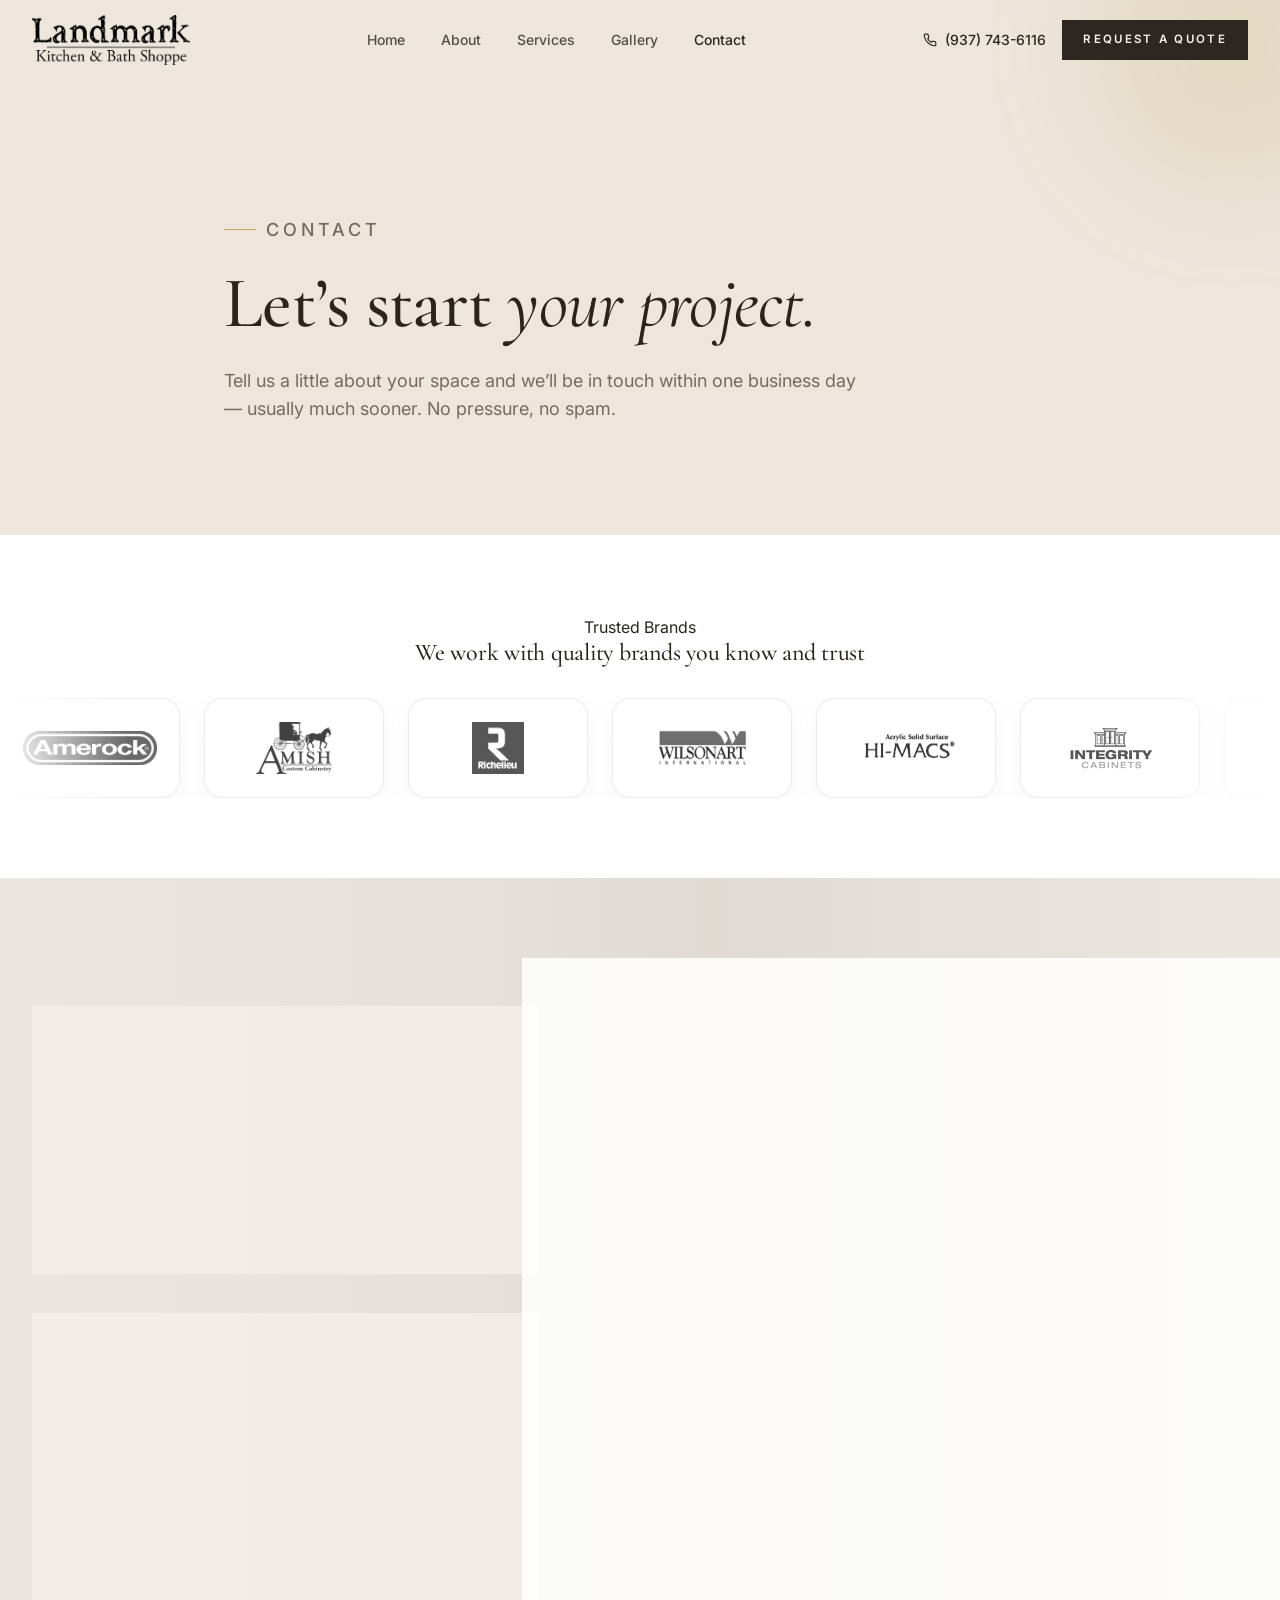
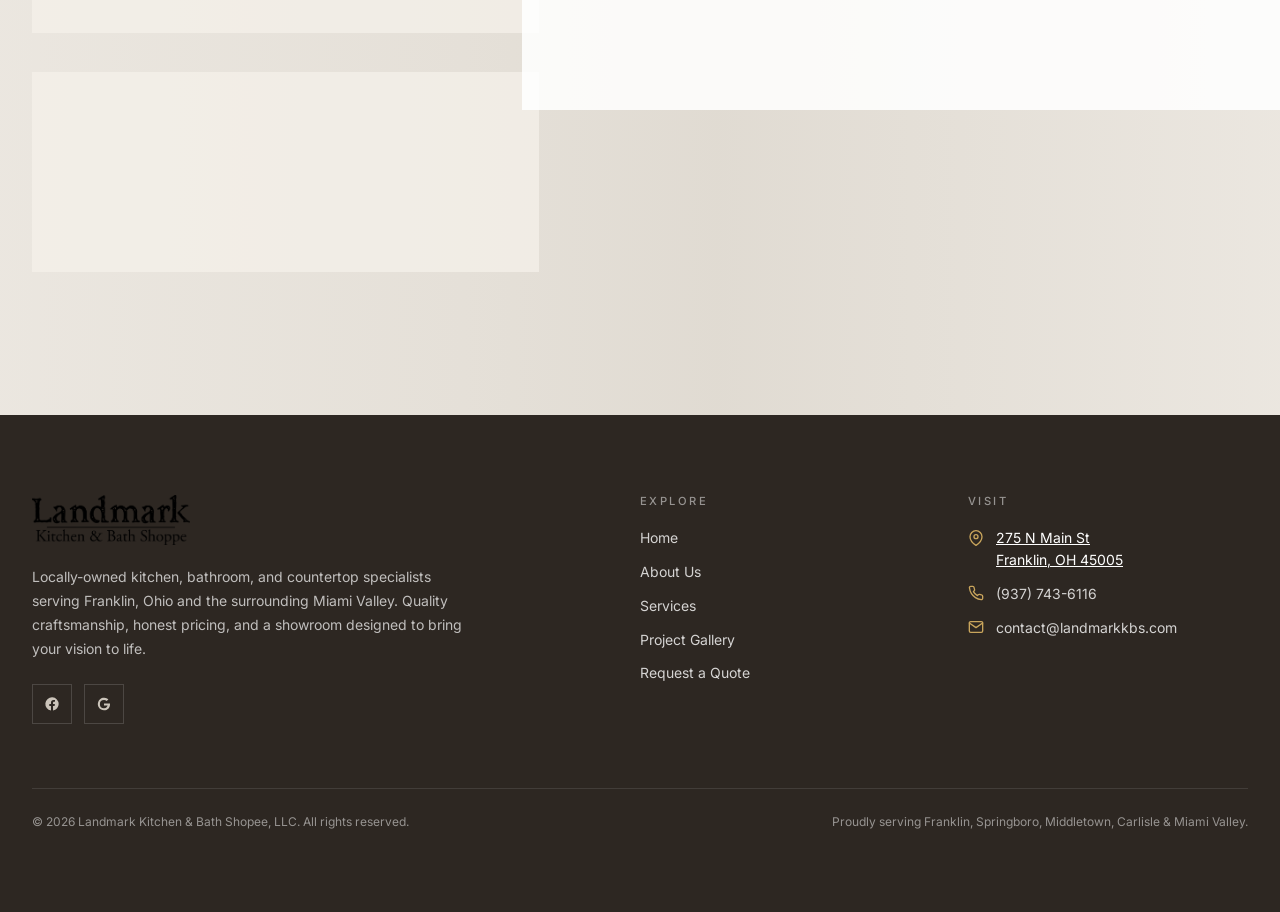
<file: contact.html>
<!DOCTYPE html>
<html lang="en">
<head>
  <!-- Google tag (gtag) -->
<script async src="https://www.googletagmanager.com/gtag/js?id=G-VXZ3EGWFTV"></script>
<script>
  window.dataLayer = window.dataLayer || [];
  function gtag(){dataLayer.push(arguments);}
  gtag('js', new Date());

  gtag('config', 'G-VXZ3EGWFTV');
</script>
<meta charset="UTF-8" />
<meta name="viewport" content="width=device-width, initial-scale=1" />
<title>Contact & Free Quote | Franklin Kitchen & Bath, Franklin OH</title>
<meta name="description" content="Request a free quote or visit our Franklin, Ohio showroom. Call (937) 743-6116 or send a message — we respond within one business day." />
<meta name="author" content="Franklin Kitchen & Bath" />
<meta name="geo.region" content="US-OH" />
<meta name="geo.placename" content="Franklin, Ohio" />
<link rel="canonical" href="https://www.landmark-kitchen.net/contact.html" />

<!-- Open Graph -->
<meta property="og:type" content="website" />
<meta property="og:site_name" content="Franklin Kitchen & Bath" />
<meta property="og:title" content="Contact & Free Quote | Franklin Kitchen & Bath, Franklin OH" />
<meta property="og:description" content="Request a free quote or visit our Franklin, Ohio showroom. Call (937) 743-6116 or send a message — we respond within one business day." />
<meta property="og:image" content="images/hero-kitchen.jpg" />
<meta property="og:url" content="https://www.landmark-kitchen.net/contact.html" />

<!-- Twitter -->
<meta name="twitter:card" content="summary_large_image" />
<meta name="twitter:title" content="Contact & Free Quote | Franklin Kitchen & Bath, Franklin OH" />
<meta name="twitter:description" content="Request a free quote or visit our Franklin, Ohio showroom. Call (937) 743-6116 or send a message — we respond within one business day." />
<meta name="twitter:image" content="images/hero-kitchen.jpg" />

<!-- Fonts -->
<link rel="preconnect" href="https://fonts.googleapis.com" />
<link rel="preconnect" href="https://fonts.gstatic.com" crossorigin />
<link href="https://fonts.googleapis.com/css2?family=Cormorant+Garamond:wght@400;500;600&family=Inter:wght@400;500;600&display=swap" rel="stylesheet" />
<!-- Favicon -->
<link rel="icon" href="images/favicon.png" type="image/x-icon" />
<link rel="icon" type="image/png" sizes="32x32" href="images/favicon.png" />
<link rel="icon" type="image/png" sizes="16x16" href="images/favicon.png" />
<link rel="apple-touch-icon" sizes="180x180" href="images/favicon.png" />
<!-- Styles -->
<!-- Styles -->
<link rel="stylesheet" href="css/styles.css" />

<!-- Local Business Schema -->
<script type="application/ld+json">
{
  "@context": "https://schema.org",
  "@type": "LocalBusiness",
  "@id": "https://www.landmark-kitchen.net/#business",
  "name": "Franklin Kitchen & Bath",
  "image": "https://www.landmark-kitchen.net/images/hero-kitchen.jpg",
  "description": "Locally-owned kitchen, bathroom and countertop remodelers serving Franklin, Ohio and the Miami Valley.",
  "address": {
    "@type": "PostalAddress",
    "streetAddress": "275 N Main St",
    "addressLocality": "Franklin",
    "addressRegion": "OH",
    "postalCode": "45005",
    "addressCountry": "US"
  },
  "telephone": "+1-937-743-6116",
  "areaServed": ["Franklin OH","Springboro OH","Middletown OH","Carlisle OH","Lebanon OH"],
  "priceRange": "$$$"
}
</script>

</head>
<body>
<header class="site-header" role="banner">
  <div class="container-x header-inner">
<a href="index.html" class="logo" aria-label="Franklin Kitchen & Bath — Home">
  <img src="images/logo.png" alt="Franklin Kitchen & Bath Logo" class="logo-img" />
</a>

  <nav class="nav-desktop" aria-label="Primary">
      <a href="index.html" class="link-underline" style="color: #2d2722;">Home</a>
      <a href="about.html" class="link-underline" style="color: #2d2722;">About</a>
      <a href="services.html" class="link-underline" style="color: #2d2722;">Services</a>
      <a href="gallery.html" class="link-underline" style="color: #2d2722;">Gallery</a>
      <a href="contact.html" class="link-underline" style="color: #2d2722;">Contact</a>
    </nav>

    <div class="header-cta">
<a href="tel:+19375550123" class="nav-phone" style="color: #2d2722;">
        <svg width="14" height="14" viewBox="0 0 24 24" fill="none" stroke="currentColor" stroke-width="2" stroke-linecap="round" stroke-linejoin="round" aria-hidden="true"><path d="M22 16.92v3a2 2 0 0 1-2.18 2 19.79 19.79 0 0 1-8.63-3.07 19.5 19.5 0 0 1-6-6 19.79 19.79 0 0 1-3.07-8.67A2 2 0 0 1 4.11 2h3a2 2 0 0 1 2 1.72c.13.96.37 1.9.7 2.81a2 2 0 0 1-.45 2.11L8.09 9.91a16 16 0 0 0 6 6l1.27-1.27a2 2 0 0 1 2.11-.45c.91.33 1.85.57 2.81.7A2 2 0 0 1 22 16.92z"/></svg>
        (937) 743-6116
      </a>
      <a href="contact.html" class="btn btn-primary">Request a Quote</a>
    </div>

    <button type="button" class="menu-btn" aria-label="Toggle menu" aria-expanded="false" aria-controls="mobile-drawer">
      <svg class="icon-open" viewBox="0 0 24 24" fill="none" stroke="currentColor" stroke-width="2" stroke-linecap="round" stroke-linejoin="round" aria-hidden="true"><line x1="3" y1="12" x2="21" y2="12"/><line x1="3" y1="6" x2="21" y2="6"/><line x1="3" y1="18" x2="21" y2="18"/></svg>
      <svg class="icon-close" viewBox="0 0 24 24" fill="none" stroke="currentColor" stroke-width="2" stroke-linecap="round" stroke-linejoin="round" aria-hidden="true"><line x1="18" y1="6" x2="6" y2="18"/><line x1="6" y1="6" x2="18" y2="18"/></svg>
    </button>
  </div>

  <div class="mobile-drawer" id="mobile-drawer">
    <div class="container-x mobile-drawer-inner">
      <nav class="nav-mobile" aria-label="Mobile">
        <a href="index.html">Home</a>
        <a href="about.html">About</a>
        <a href="services.html">Services</a>
        <a href="gallery.html">Gallery</a>
        <a href="contact.html">Contact</a>
      </nav>
      <div class="mobile-cta">
        <a href="tel:+19375550123" class="nav-phone" style="color:var(--foreground);">
          <svg width="14" height="14" viewBox="0 0 24 24" fill="none" stroke="currentColor" stroke-width="2" stroke-linecap="round" stroke-linejoin="round" aria-hidden="true"><path d="M22 16.92v3a2 2 0 0 1-2.18 2 19.79 19.79 0 0 1-8.63-3.07 19.5 19.5 0 0 1-6-6 19.79 19.79 0 0 1-3.07-8.67A2 2 0 0 1 4.11 2h3a2 2 0 0 1 2 1.72c.13.96.37 1.9.7 2.81a2 2 0 0 1-.45 2.11L8.09 9.91a16 16 0 0 0 6 6l1.27-1.27a2 2 0 0 1 2.11-.45c.91.33 1.85.57 2.81.7A2 2 0 0 1 22 16.92z"/></svg>
          (937) 743-6116
        </a>
        <a href="contact.html" class="btn btn-primary">Request a Quote</a>
      </div>
    </div>
  </div>
</header>

<main>
  <section class="page-hero">
    <div class="page-hero-glow"></div>
    <div class="container-x page-hero-content">
      <p class="reveal eyebrow">Contact</p>
      <h1 class="reveal" data-delay="100">Let&rsquo;s start <em>your project.</em></h1>
      <p class="reveal" data-delay="200">Tell us a little about your space and we&rsquo;ll be in touch within one business day &mdash; usually much sooner. No pressure, no spam.</p>
    </div>
  </section>

<section class="brand-strip-section">
      <div class="container">
        <div class="brand-strip-header">
          <p class="section-tag">Trusted Brands</p>
          <h2>We work with quality brands you know and trust</h2>
        </div>

        <div class="brand-strip">
          <div class="brand-track">
            <!-- Original 10 logos -->
            <div class="brand-item"><a href="https://www.amerock.com/" target="_blank"><img src="images/brand-1.png"
                  alt="Brand 1" /></a></div>
            <div class="brand-item"><a href="amish-cabinetry.html" target="_blank"><img src="images/brand-2.png" alt="Brand 2" /></a></div>
            <div class="brand-item"><a href="https://www.richelieu.com/us/en/" target="_blank"><img
                  src="images/brand-4.jpg" alt="Brand 4" /></a></div>
            <div class="brand-item"><a href="https://www.wilsonart.com/" target="_blank"><img src="images/brand-9.png"
                  alt="Brand 9" /></a></div>
            <div class="brand-item"><a href="https://www.lxhausys.com/us/products/himacs-solid-surface/himacs-finder"
                target="_blank"><img src="images/brand-10.png" alt="Brand 10" /></a></div>
                 <div class="brand-item"><a href="https://www.integritycabinets.com/integrity-cabinets-home"
                target="_blank"><img src="images/brand-11.webp" alt="Brand 11" /></a></div>
                  <div class="brand-item"><a href="https://www.wellbornforest.com/"
                target="_blank"><img src="images/brand-12.jpg" alt="Brand 12" /></a></div>
                    <div class="brand-item"><a href="images/Tinityr%20Cabinetry%20Landmark%20tabloid.pdf"
                target="_blank"><img src="images/trinity-cabinetry.png" alt="Brand 13" /></a></div>
  <div class="brand-item"><a href="https://www.moen.com/"
                target="_blank"><img src="images/brand-14.png" alt="Brand 14" /></a></div>

            <!-- Duplicate logos for seamless loop -->
            <div class="brand-item"><a href="https://www.amerock.com/" target="_blank"><img src="images/brand-1.png"
                  alt="Brand 1" /></a></div>
            <div class="brand-item"><a href="amish-cabinetry.html" target="_blank"><img src="images/brand-2.png" alt="Brand 2" /></a></div>
            <div class="brand-item"><a href="https://www.richelieu.com/us/en/" target="_blank"><img
                  src="images/brand-4.jpg" alt="Brand 4" /></a></div>
            <div class="brand-item"><a href="https://www.wilsonart.com/" target="_blank"><img src="images/brand-9.png"
                  alt="Brand 9" /></a></div>
            <div class="brand-item"><a href="https://www.lxhausys.com/us/products/himacs-solid-surface/himacs-finder"
                target="_blank"><img src="images/brand-10.png" alt="Brand 10" /></a></div>
                     <div class="brand-item"><a href="https://www.integritycabinets.com/integrity-cabinets-home"
                target="_blank"><img src="images/brand-11.webp" alt="Brand 11" /></a></div>
                    <div class="brand-item"><a href="https://www.wellbornforest.com/"
                target="_blank"><img src="images/brand-12.jpg" alt="Brand 12" /></a></div>
                  <div class="brand-item"><a href="images/Tinityr%20Cabinetry%20Landmark%20tabloid.pdf"
                target="_blank"><img src="images/trinity-cabinetry.png" alt="Brand 13" /></a></div>
                 <div class="brand-item"><a href="https://www.moen.com/"
                target="_blank"><img src="images/brand-14.png" alt="Brand 14" /></a></div>

          </div>
        </div>
      </div>
    </section>
    <section class="section showroom-split-section" id="showroomSplitSection">
      <div class="showroom-bg-assemble" id="showroomAssembleScene" aria-hidden="true">
        <div class="showroom-piece showroom-piece-left"></div>
        <div class="showroom-piece showroom-piece-center"></div>
        <div class="showroom-piece showroom-piece-right"></div>
        <div class="showroom-bg-overlay"></div>
      </div>

      <div class="container-x contact-grid showroom-contact-grid">
        <div class="reveal-left showroom-content-panel">
          <div class="info-block">
            <p class="eyebrow">Visit Us</p>
            <h2>Showroom</h2>
            <ul>
              <li class="with-icon">
                <svg class="icon" viewBox="0 0 24 24" fill="none" stroke="currentColor" stroke-width="2"
                  stroke-linecap="round" stroke-linejoin="round" aria-hidden="true">
                  <path d="M21 10c0 7-9 13-9 13s-9-6-9-13a9 9 0 0 1 18 0z" />
                  <circle cx="12" cy="10" r="3" />
                </svg>
                <a href="https://www.google.com/maps/place/Landmark+Kitchen+%26+Bath+Shoppe/@39.5687788,-84.2998441,17.75z/data=!4m6!3m5!1s0x884061afb411c97f:0x6fa10caf52c0a411!8m2!3d39.5688643!4d-84.2999572!16s%2Fg%2F11c6lh_7v2?entry=ttu&g_ep=EgoyMDI2MDQyMi4wIKXMDSoASAFQAw%3D%3D" target="_blank"
                rel="noopener noreferrer" style="color:var(--foreground); text-decoration:none;">
                <span style="color: #2A241D; text-decoration: underline;">275 N Main St <br />Franklin, OH 45005</span>
              </a>
              </li>

              <li class="with-icon">
                <svg viewBox="0 0 24 24" fill="none" stroke="currentColor" stroke-width="2" stroke-linecap="round"
                  stroke-linejoin="round" aria-hidden="true">
                  <path
                    d="M22 16.92v3a2 2 0 0 1-2.18 2 19.79 19.79 0 0 1-8.63-3.07 19.5 19.5 0 0 1-6-6 19.79 19.79 0 0 1-3.07-8.67A2 2 0 0 1 4.11 2h3a2 2 0 0 1 2 1.72c.13.96.37 1.9.7 2.81a2 2 0 0 1-.45 2.11L8.09 9.91a16 16 0 0 0 6 6l1.27-1.27a2 2 0 0 1 2.11-.45c.91.33 1.85.57 2.81.7A2 2 0 0 1 22 16.92z" />
                </svg>
                <a href="tel:+19377436116" style="color:var(--foreground);">(937) 743-6116</a>
              </li>

              <li class="with-icon">
                <svg viewBox="0 0 24 24" fill="none" stroke="currentColor" stroke-width="2" stroke-linecap="round"
                  stroke-linejoin="round" aria-hidden="true">
                  <path d="M4 4h16c1.1 0 2 .9 2 2v12c0 1.1-.9 2-2 2H4c-1.1 0-2-.9-2-2V6c0-1.1.9-2 2-2z" />
                  <polyline points="22,6 12,13 2,6" />
                </svg>
                <a href="mailto:contact@landmarkkbs.com"
                  style="color:var(--foreground);">contact@landmarkkbs.com</a>
              </li>
            </ul>
          </div>

          <div class="info-block">
            <p class="eyebrow">Hours</p>
            <h2>When we&rsquo;re open</h2>
            <ul>
              <li class="hours-row">
                <span style="display:inline-flex;gap:.5rem;align-items:center;color:var(--muted-foreground);">
                  <svg width="14" height="14" viewBox="0 0 24 24" fill="none" stroke="currentColor" stroke-width="2"
                    stroke-linecap="round" stroke-linejoin="round" aria-hidden="true">
                    <circle cx="12" cy="12" r="10" />
                    <polyline points="12 6 12 12 16 14" />
                  </svg>
                  Mon &ndash; Fri
                </span>
                <span class="day">9:00 AM – 5:00 PM</span>
              </li>
              <li class="hours-row">
                <span style="color:var(--muted-foreground);">Saturday</span>
                <span class="day">9:00 AM – 1:00 PM</span>
              </li>
              <li class="hours-row">
                <span style="color:var(--muted-foreground);">Sunday</span>
                <span class="day">Closed</span>
              </li>
              <li class="hours-row">
                <span style="color:var(--muted-foreground);">*Extended hours by appointment only*</span>
              </li>
            </ul>
          </div>

          <div class="info-block">
            <p class="eyebrow">Service Area</p>
                <p style="margin-top:1rem;font-size:.875rem;color:var(--muted-foreground);">
               Serving homeowners across Warren, Montgomery, Butler Counties and surrounding communities.
            </p>
            <p style="margin-top:1rem;font-size:.875rem;color:var(--muted-foreground);">
              Franklin · Springboro · Middletown · Carlisle · Lebanon · Centerville · Miamisburg · Monroe · Mason
            </p>
          </div>
        </div>

        <div class="reveal-right showroom-form-panel">
          <div class="form-card">
            <form id="contact-form" class="contact-form" action="https://api.web3forms.com/submit" method="POST"
              novalidate>
              <input type="hidden" name="access_key" value="0137a8f3-aa27-4c1b-919e-de5c35360f5e" />
              <input type="hidden" name="subject" value="New Franklin Kitchen & Bath Lead" />
              <input type="hidden" name="from_name" value="Franklin Kitchen & Bath Website" />
              <input type="hidden" name="redirect" value="" />
              <input type="checkbox" name="botcheck" class="hidden-botcheck" tabindex="-1" autocomplete="off" />

              <div class="form-grid cols-2">
                <div class="form-field">
                  <label for="first">First name<span class="req">*</span></label>
                  <input type="text" id="first" name="first" required />
                </div>
                <div class="form-field">
                  <label for="last">Last name<span class="req">*</span></label>
                  <input type="text" id="last" name="last" required />
                </div>
              </div>

              <div class="form-grid cols-2">
                <div class="form-field">
                  <label for="email">Email<span class="req">*</span></label>
                  <input type="email" id="email" name="email" required />
                </div>
                <div class="form-field">
                  <label for="phone">Phone</label>
                  <input type="tel" id="phone" name="phone" />
                </div>
              </div>

              <div class="form-field">
                <label for="type">Project type</label>
                <select id="type" name="type">
                  <option value="Kitchen Remodel">Kitchen Remodel</option>
                  <option value="Bathroom Remodel">Bathroom Remodel</option>
                  <option value="Countertops">Countertops</option>
                   <option value="Outdoor">Outdoor</option>
                  <option value="Multiple / Whole-home">Multiple / Whole-home</option>
                  <option value="Just exploring">Just exploring</option>
                  <option value="Other">Other</option>
                </select>
              </div>

              <div class="form-field">
                <label for="message">Tell us about your project</label>
                <textarea id="message" name="message" rows="5"
                  placeholder="Rough timeline, budget range, what you&rsquo;re hoping to change…"></textarea>
              </div>

              <button type="submit" class="btn btn-primary" id="contact-submit-btn">
                Send Message
              </button>

              <p class="form-note">
                We&rsquo;ll never share your information. Replies typically within one business day.
              </p>

              <div id="form-status" class="form-status" aria-live="polite"></div>
               <div class="h-captcha" data-captcha="true"></div>
            </form>
          </div>
        </div>
      </div>
    </section>
  </main>

  <footer class="site-footer" role="contentinfo">
    <div class="container-x">
      <div class="footer-grid">
        <div class="footer-brand">
          <div class="logo">
            <a href="index.html" class="logo" aria-label="Franklin Kitchen & Bath — Home">
              <img src="images/logo.png" alt="Franklin Kitchen & Bath Logo" class="logo-img" />
            </a>
          </div>
          <p>Locally-owned kitchen, bathroom, and countertop specialists serving Franklin, Ohio and the surrounding
            Miami Valley. Quality craftsmanship, honest pricing, and a showroom designed to bring your vision to life.
          </p>
          <div class="social">
            <a href="https://www.facebook.com/landmarkkbs" aria-label="Facebook">
              <svg viewBox="0 0 24 24" fill="currentColor" aria-hidden="true">
                <path
                  d="M22 12a10 10 0 1 0-11.56 9.88v-6.99H7.9V12h2.54V9.79c0-2.51 1.49-3.9 3.78-3.9 1.09 0 2.24.2 2.24.2v2.46h-1.26c-1.24 0-1.63.77-1.63 1.56V12h2.78l-.45 2.89h-2.33v6.99A10 10 0 0 0 22 12z" />
              </svg>
            </a>
<a href="https://www.google.com/search?q=Landmark+Kitchen+%26+Bath+Shoppe" target="_blank" rel="noopener noreferrer" aria-label="Google">
  <svg viewBox="0 0 24 24" fill="currentColor" aria-hidden="true">
    <path d="M21.35 11.1H12v2.98h5.37c-.23 1.48-1.73 4.35-5.37 4.35a6.15 6.15 0 1 1 0-12.3 5.5 5.5 0 0 1 3.9 1.53l2.66-2.57A9.42 9.42 0 1 0 12 21.42c5.43 0 9.03-3.81 9.03-9.17 0-.61-.07-1.07-.18-1.15z"/>
  </svg>
</a>
          </div>
        </div>

        <div class="footer-col">
          <h4>Explore</h4>
          <ul>
            <li><a href="index.html" class="link-underline">Home</a></li>
            <li><a href="about.html" class="link-underline">About Us</a></li>
            <li><a href="services.html" class="link-underline">Services</a></li>
            <li><a href="gallery.html" class="link-underline">Project Gallery</a></li>
            <li><a href="contact.html" class="link-underline">Request a Quote</a></li>
          </ul>
        </div>

        <div class="footer-col">
          <h4>Visit</h4>
          <ul>
            <li class="with-icon">
              <svg viewBox="0 0 24 24" fill="none" stroke="currentColor" stroke-width="2" stroke-linecap="round"
                stroke-linejoin="round" aria-hidden="true">
                <path d="M21 10c0 7-9 13-9 13s-9-6-9-13a9 9 0 0 1 18 0z" />
                <circle cx="12" cy="10" r="3" />
              </svg>
              <a href="https://www.google.com/maps/place/Landmark+Kitchen+%26+Bath+Shoppe/@39.5687788,-84.2998441,17.75z/data=!4m6!3m5!1s0x884061afb411c97f:0x6fa10caf52c0a411!8m2!3d39.5688643!4d-84.2999572!16s%2Fg%2F11c6lh_7v2?entry=ttu&g_ep=EgoyMDI2MDQyMi4wIKXMDSoASAFQAw%3D%3D" target="_blank"
                rel="noopener noreferrer" style="color:var(--foreground); text-decoration:none;">
                <span style="color: white; text-decoration: underline;">275 N Main St <br />Franklin, OH 45005</span>
              </a>
            </li>
            <li class="with-icon">
              <svg viewBox="0 0 24 24" fill="none" stroke="currentColor" stroke-width="2" stroke-linecap="round"
                stroke-linejoin="round" aria-hidden="true">
                <path
                  d="M22 16.92v3a2 2 0 0 1-2.18 2 19.79 19.79 0 0 1-8.63-3.07 19.5 19.5 0 0 1-6-6 19.79 19.79 0 0 1-3.07-8.67A2 2 0 0 1 4.11 2h3a2 2 0 0 1 2 1.72c.13.96.37 1.9.7 2.81a2 2 0 0 1-.45 2.11L8.09 9.91a16 16 0 0 0 6 6l1.27-1.27a2 2 0 0 1 2.11-.45c.91.33 1.85.57 2.81.7A2 2 0 0 1 22 16.92z" />
              </svg>
              <a href="tel:+19377436116">(937) 743-6116</a>
            </li>
            <li class="with-icon">
              <svg viewBox="0 0 24 24" fill="none" stroke="currentColor" stroke-width="2" stroke-linecap="round"
                stroke-linejoin="round" aria-hidden="true">
                <path d="M4 4h16c1.1 0 2 .9 2 2v12c0 1.1-.9 2-2 2H4c-1.1 0-2-.9-2-2V6c0-1.1.9-2 2-2z" />
                <polyline points="22,6 12,13 2,6" />
              </svg>
              <a href="mailto:contact@landmarkkbs.com">contact@landmarkkbs.com</a>
            </li>
          </ul>
        </div>
      </div>

      <div class="footer-bottom">
        <p>© <span id="year"></span> Landmark Kitchen &amp; Bath Shopee, LLC. All rights reserved.</p>
        <p>Proudly serving Franklin, Springboro, Middletown, Carlisle &amp; Miami Valley.</p>
      </div>
    </div>
  </footer>

  <script src="js/main.js" defer></script>
<script src="https://web3forms.com/client/script.js" async defer></script>
</body>

</html>
</file>
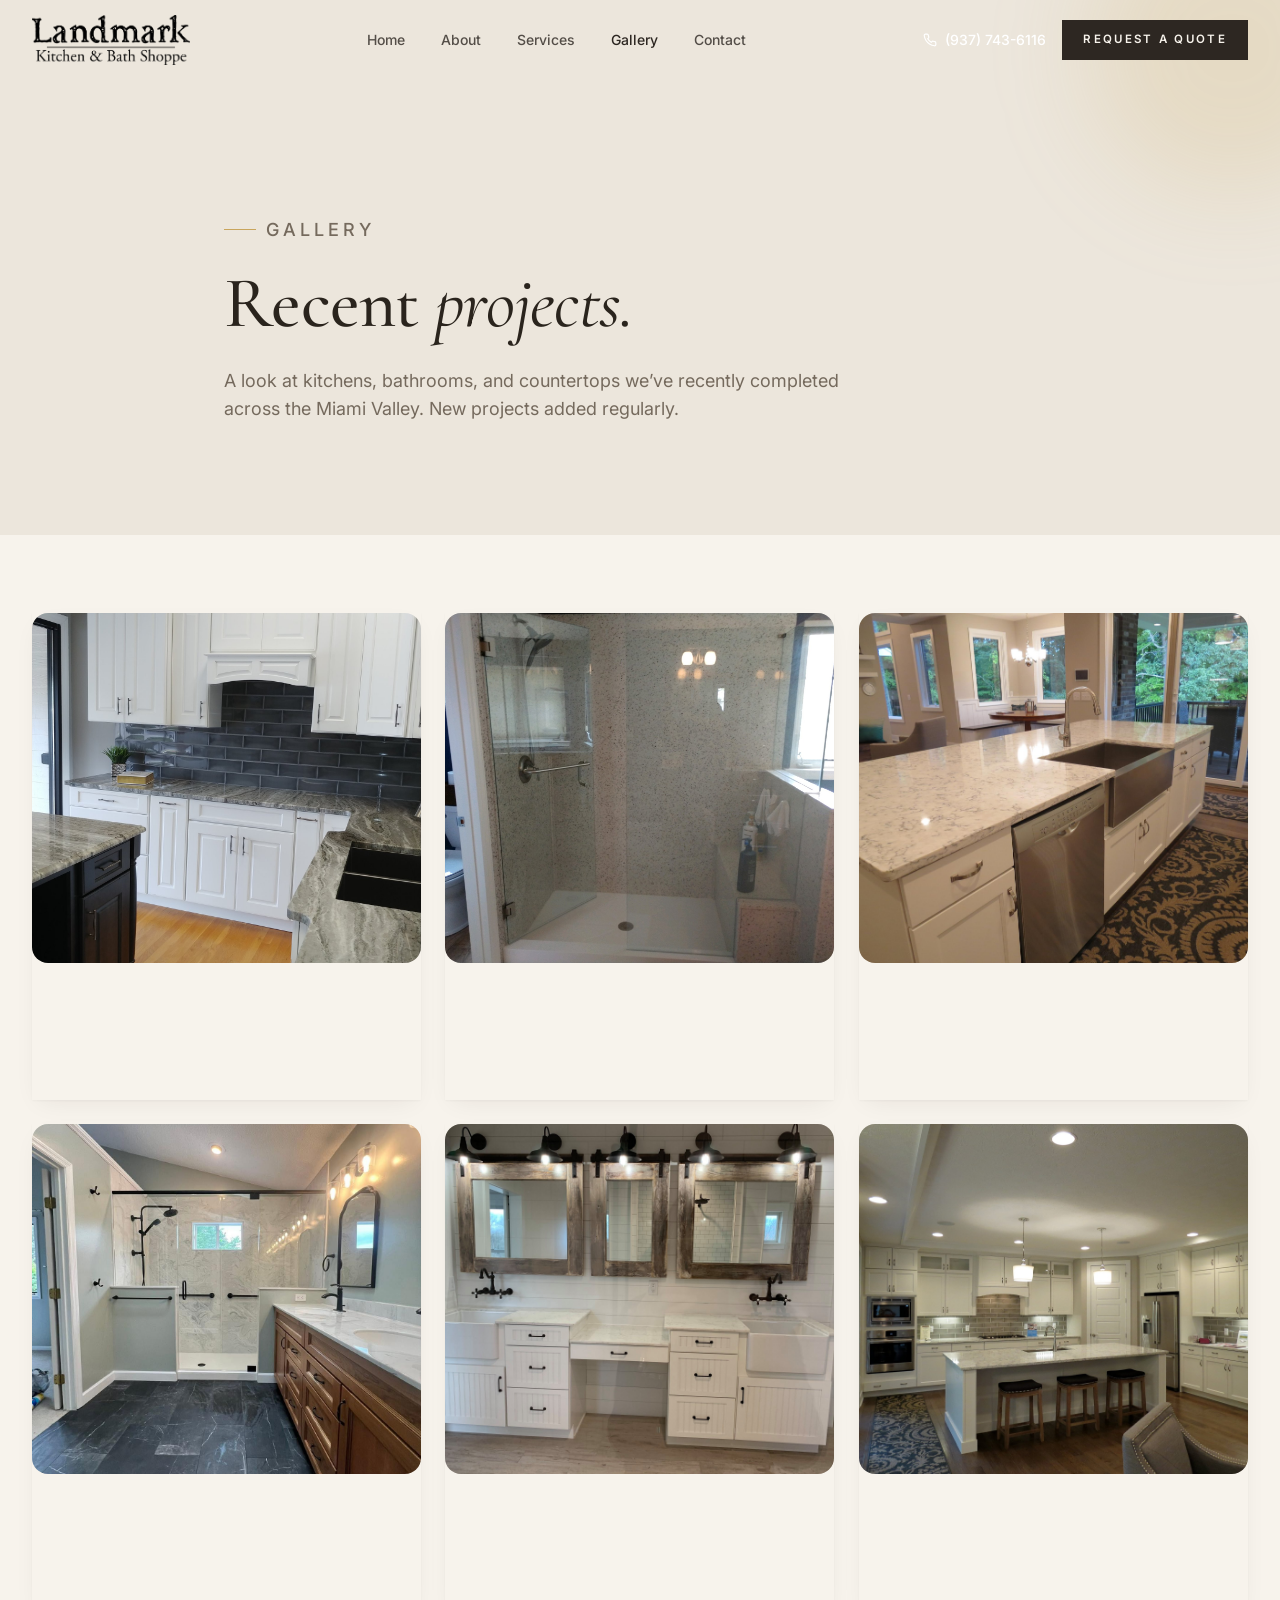
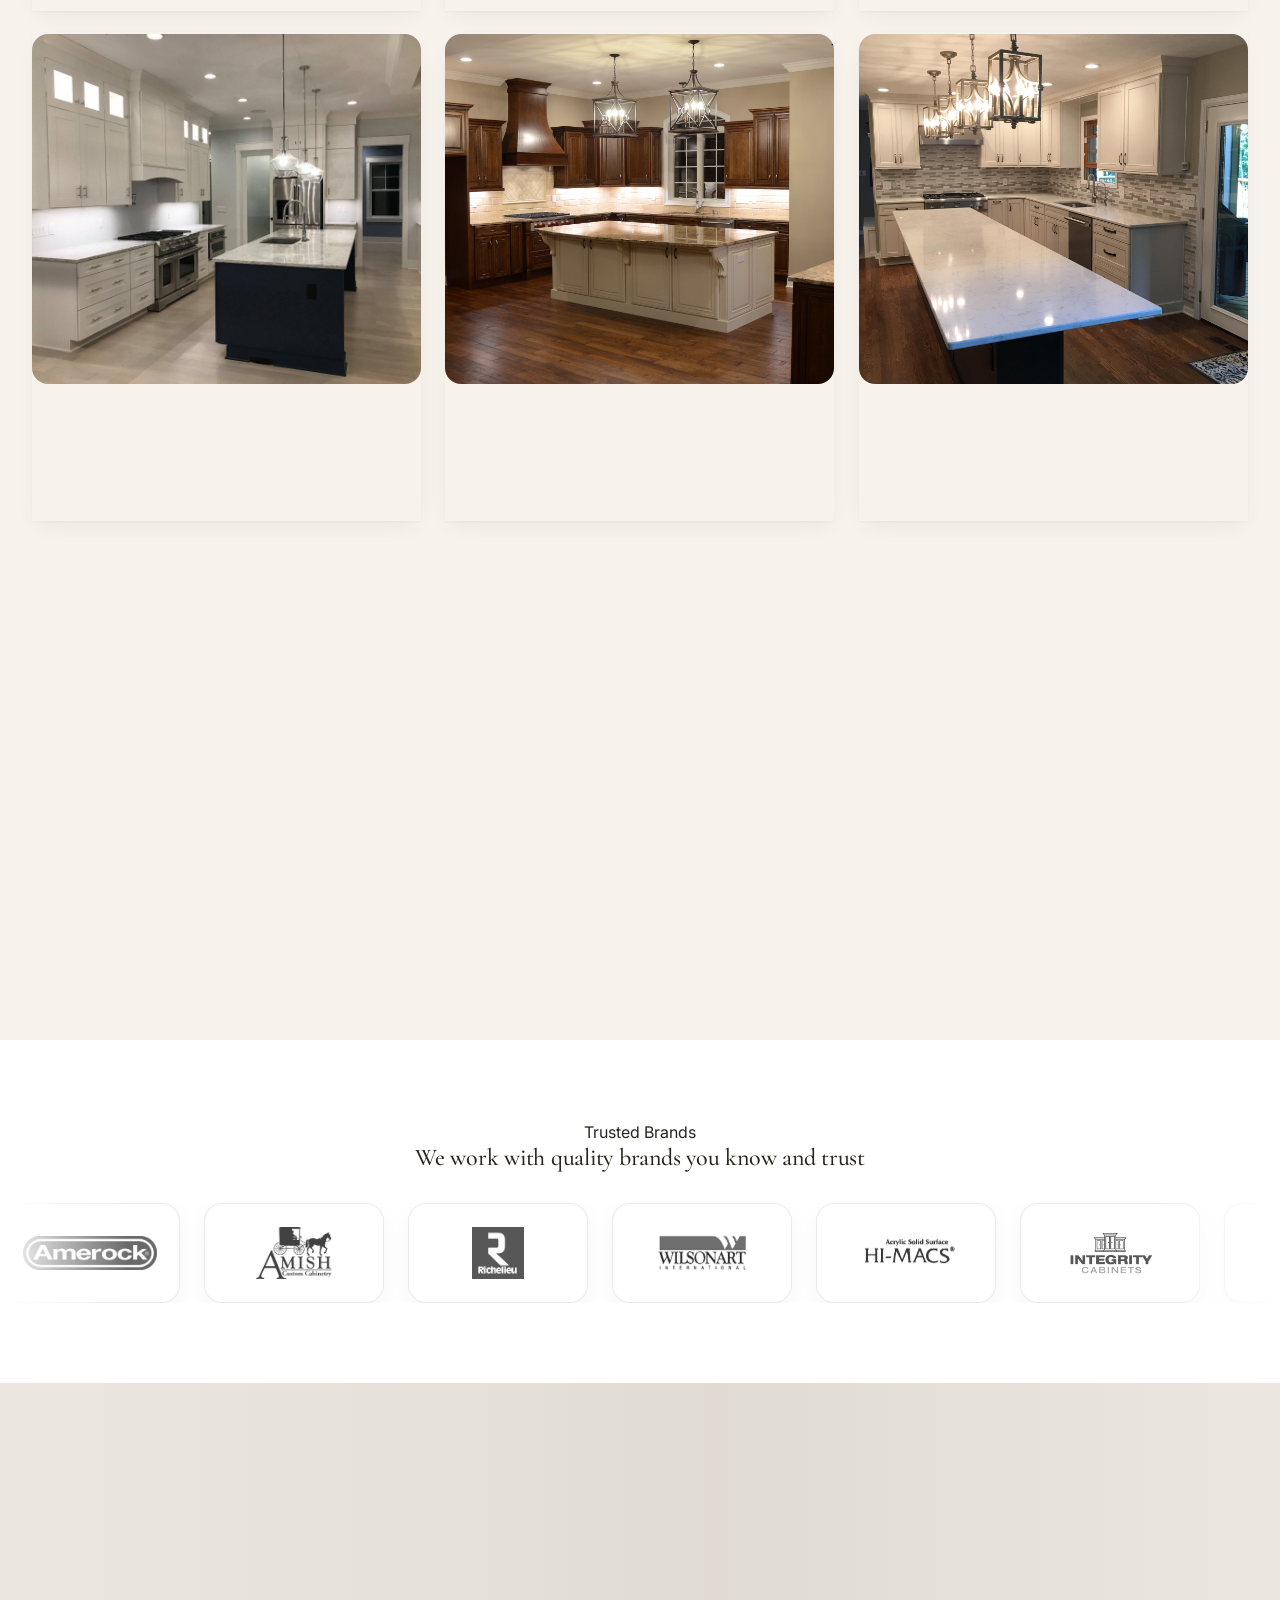
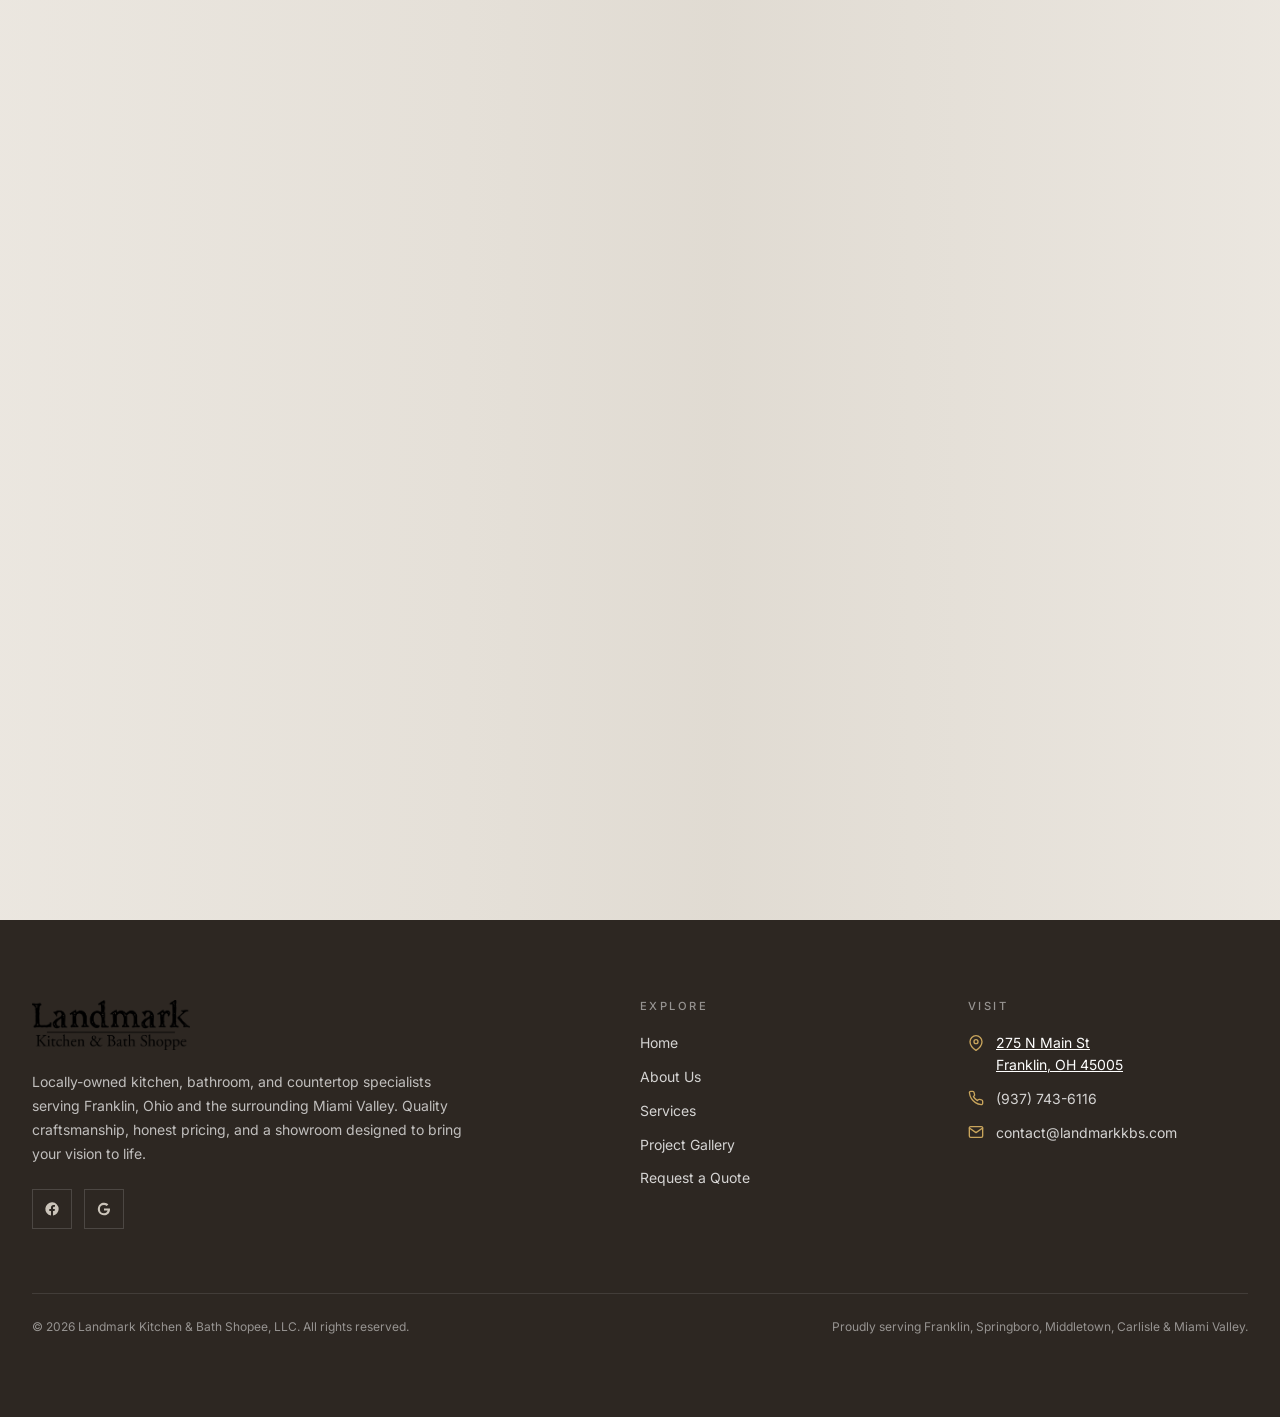
<file: gallery.html>
<!DOCTYPE html>
<html lang="en">
<head>
  <!-- Google tag (gtag) -->
<script async src="https://www.googletagmanager.com/gtag/js?id=G-VXZ3EGWFTV"></script>
<script>
  window.dataLayer = window.dataLayer || [];
  function gtag(){dataLayer.push(arguments);}
  gtag('js', new Date());

  gtag('config', 'G-VXZ3EGWFTV');
</script>
<meta charset="UTF-8" />
<meta name="viewport" content="width=device-width, initial-scale=1" />
<title>Project Gallery | Land Mark Kitchen, Bath & Countertop Shopee Remodels</title>
<meta name="description" content="Browse completed kitchen, bathroom, and countertop projects by Land Mark Kitchen, Bath & Countertop Shopee across Franklin, Ohio and the Miami Valley." />
<meta name="author" content="Land Mark Kitchen, Bath & Countertop Shopee" />
<meta name="geo.region" content="US-OH" />
<meta name="geo.placename" content="Franklin, Ohio" />
<link rel="canonical" href="https://www.landmark-kitchen.net/gallery.html" />

<!-- Open Graph -->
<meta property="og:type" content="website" />
<meta property="og:site_name" content="Land Mark Kitchen, Bath & Countertop Shopee" />
<meta property="og:title" content="Project Gallery | Land Mark Kitchen, Bath & Countertop Shopee Remodels" />
<meta property="og:description" content="Browse completed kitchen, bathroom, and countertop projects by Land Mark Kitchen, Bath & Countertop Shopee across Franklin, Ohio and the Miami Valley." />
<meta property="og:image" content="images/project-2.jpg" />
<meta property="og:url" content="https://www.landmark-kitchen.net/gallery.html" />

<!-- Twitter -->
<meta name="twitter:card" content="summary_large_image" />
<meta name="twitter:title" content="Project Gallery | Land Mark Kitchen, Bath & Countertop Shopee Remodels" />
<meta name="twitter:description" content="Browse completed kitchen, bathroom, and countertop projects by Land Mark Kitchen, Bath & Countertop Shopee across Franklin, Ohio and the Miami Valley." />
<meta name="twitter:image" content="images/project-2.jpg" />

<!-- Fonts -->
<link rel="preconnect" href="https://fonts.googleapis.com" />
<link rel="preconnect" href="https://fonts.gstatic.com" crossorigin />
<link href="https://fonts.googleapis.com/css2?family=Cormorant+Garamond:wght@400;500;600&family=Inter:wght@400;500;600&display=swap" rel="stylesheet" />

<!-- Styles -->
<link rel="stylesheet" href="css/styles.css" />
<!-- Favicon -->
<link rel="icon" href="images/favicon.png" type="image/x-icon" />
<link rel="icon" type="image/png" sizes="32x32" href="images/favicon.png" />
<link rel="icon" type="image/png" sizes="16x16" href="images/favicon.png" />
<link rel="apple-touch-icon" sizes="180x180" href="images/favicon.png" />
<!-- Styles -->
<!-- Local Business Schema -->
<script type="application/ld+json">
{
  "@context": "https://schema.org",
  "@type": "LocalBusiness",
  "@id": "https://www.landmark-kitchen.net/#business",
  "name": "Land Mark Kitchen, Bath & Countertop Shopee",
  "image": "https://www.landmark-kitchen.net/images/hero-kitchen.jpg",
  "description": "Locally-owned kitchen, bathroom and countertop remodelers serving Franklin, Ohio and the Miami Valley.",
  "address": {
    "@type": "PostalAddress",
    "streetAddress": "275 N Main St",
    "addressLocality": "Franklin",
    "addressRegion": "OH",
    "postalCode": "45005",
    "addressCountry": "US"
  },
  "telephone": "+1-937-743-6116",
  "areaServed": ["Franklin OH","Springboro OH","Middletown OH","Carlisle OH","Lebanon OH"],
  "priceRange": "$$$"
}
</script>

</head>
<body>
<header class="site-header" role="banner">
  <div class="container-x header-inner">
  <a href="index.html" class="logo" aria-label="Land Mark Kitchen, Bath & Countertop Shopee — Home">
  <img src="images/logo.png" alt="Land Mark Kitchen, Bath & Countertop Shopee Logo" class="logo-img" />
</a>

  <nav class="nav-desktop" aria-label="Primary">
      <a href="index.html" class="link-underline" style="color: #2d2722;">Home</a>
      <a href="about.html" class="link-underline" style="color: #2d2722;">About</a>
      <a href="services.html" class="link-underline" style="color: #2d2722;">Services</a>
      <a href="gallery.html" class="link-underline" style="color: #2d2722;">Gallery</a>
      <a href="contact.html" class="link-underline" style="color: #2d2722;">Contact</a>
    </nav>

    <div class="header-cta">
      <a href="tel:+19375550123" class="nav-phone">
        <svg width="14" height="14" viewBox="0 0 24 24" fill="none" stroke="currentColor" stroke-width="2" stroke-linecap="round" stroke-linejoin="round" aria-hidden="true"><path d="M22 16.92v3a2 2 0 0 1-2.18 2 19.79 19.79 0 0 1-8.63-3.07 19.5 19.5 0 0 1-6-6 19.79 19.79 0 0 1-3.07-8.67A2 2 0 0 1 4.11 2h3a2 2 0 0 1 2 1.72c.13.96.37 1.9.7 2.81a2 2 0 0 1-.45 2.11L8.09 9.91a16 16 0 0 0 6 6l1.27-1.27a2 2 0 0 1 2.11-.45c.91.33 1.85.57 2.81.7A2 2 0 0 1 22 16.92z"/></svg>
        (937) 743-6116
      </a>
      <a href="contact.html" class="btn btn-primary">Request a Quote</a>
    </div>

    <button type="button" class="menu-btn" aria-label="Toggle menu" aria-expanded="false" aria-controls="mobile-drawer">
      <svg class="icon-open" viewBox="0 0 24 24" fill="none" stroke="currentColor" stroke-width="2" stroke-linecap="round" stroke-linejoin="round" aria-hidden="true"><line x1="3" y1="12" x2="21" y2="12"/><line x1="3" y1="6" x2="21" y2="6"/><line x1="3" y1="18" x2="21" y2="18"/></svg>
      <svg class="icon-close" viewBox="0 0 24 24" fill="none" stroke="currentColor" stroke-width="2" stroke-linecap="round" stroke-linejoin="round" aria-hidden="true"><line x1="18" y1="6" x2="6" y2="18"/><line x1="6" y1="6" x2="18" y2="18"/></svg>
    </button>
  </div>

  <div class="mobile-drawer" id="mobile-drawer">
    <div class="container-x mobile-drawer-inner">
      <nav class="nav-mobile" aria-label="Mobile">
        <a href="index.html">Home</a>
        <a href="about.html">About</a>
        <a href="services.html">Services</a>
        <a href="gallery.html">Gallery</a>
        <a href="contact.html">Contact</a>
      </nav>
      <div class="mobile-cta">
<a href="tel:+19375550123" class="nav-phone" style="color: #2d2722;">
        <svg width="14" height="14" viewBox="0 0 24 24" fill="none" stroke="currentColor" stroke-width="2" stroke-linecap="round" stroke-linejoin="round" aria-hidden="true"><path d="M22 16.92v3a2 2 0 0 1-2.18 2 19.79 19.79 0 0 1-8.63-3.07 19.5 19.5 0 0 1-6-6 19.79 19.79 0 0 1-3.07-8.67A2 2 0 0 1 4.11 2h3a2 2 0 0 1 2 1.72c.13.96.37 1.9.7 2.81a2 2 0 0 1-.45 2.11L8.09 9.91a16 16 0 0 0 6 6l1.27-1.27a2 2 0 0 1 2.11-.45c.91.33 1.85.57 2.81.7A2 2 0 0 1 22 16.92z"/></svg>
        (937) 743-6116
      </a>
        <a href="contact.html" class="btn btn-primary">Request a Quote</a>
      </div>
    </div>
  </div>
</header>

<main>
  <section class="page-hero" style="margin-bottom: -50px;">
    <div class="page-hero-glow"></div>
    <div class="container-x page-hero-content">
      <p class="reveal eyebrow">Gallery</p>
      <h1 class="reveal" data-delay="100">Recent <em>projects.</em></h1>
      <p class="reveal" data-delay="200">A look at kitchens, bathrooms, and countertops we&rsquo;ve recently completed across the Miami Valley. New projects added regularly.</p>
    </div>
  </section>

  <section class="section">
    <div class="container-x">
      <div class="gallery-grid">
        <figure class="reveal img-card hover-reveal" data-delay="0" style="aspect-ratio:4/5;">
          <img src="images/project-image-1.jpg" alt="Farmhouse Refresh — Kitchen remodel in Franklin, OH" loading="lazy" />
          <figcaption class="img-card-caption"><p class="label" style="font-size:1.5rem;">Farmhouse Refresh</p></figcaption>
        </figure>
        <figure class="reveal img-card hover-reveal" data-delay="120" style="aspect-ratio:4/5;">
          <img src="images/project-image-2.jpg" alt="Arched Primary Bath — Bathroom remodel in Springboro, OH" loading="lazy" />
          <figcaption class="img-card-caption"><p class="label" style="font-size:1.5rem;">Primary Bath</p></figcaption>
        </figure>
        <figure class="reveal img-card hover-reveal" data-delay="240" style="aspect-ratio:4/5;">
          <img src="images/project-image-10.jpg" alt="Modern Heritage — Kitchen remodel in Lebanon, OH" loading="lazy" />
          <figcaption class="img-card-caption"><p class="label" style="font-size:1.5rem;">Modern Heritage</p></figcaption>
        </figure>
        <figure class="reveal img-card hover-reveal" data-delay="0" style="aspect-ratio:4/5;">
          <img src="images/project-image-4.jpg" alt="Marble Walk-In Shower — Bathroom remodel in Carlisle, OH" loading="lazy" />
          <figcaption class="img-card-caption"><p class="label" style="font-size:1.5rem;">Marble Walk-In Shower</p></figcaption>
        </figure>
        <figure class="reveal img-card hover-reveal" data-delay="120" style="aspect-ratio:4/5;">
          <img src="images/project-image-11.jpg" alt="Calacatta Island — Countertops remodel in Middletown, OH" loading="lazy" />
          <figcaption class="img-card-caption"><p class="label" style="font-size:1.5rem;">New Vanity</p></figcaption>
        </figure>
        <figure class="reveal img-card hover-reveal" data-delay="240" style="aspect-ratio:4/5;">
          <img src="images/project-image-7.jpg" alt="Powder Room Jewel Box — Bathroom remodel in Centerville, OH" loading="lazy" />
          <figcaption class="img-card-caption"><p class="label" style="font-size:1.5rem;">Whole Kitchen</p></figcaption>
        </figure>
        <figure class="reveal img-card hover-reveal" data-delay="0" style="aspect-ratio:4/5;">
          <img src="images/project-image-5.jpg" alt="Two-Tone Transitional — Kitchen remodel in Franklin, OH" loading="lazy" />
          <figcaption class="img-card-caption"><p class="label" style="font-size:1.5rem;">Counter Tops</p></figcaption>
        </figure>
        <figure class="reveal img-card hover-reveal" data-delay="120" style="aspect-ratio:4/5;">
          <img src="images/project-image-8.jpg" alt="Spa Sanctuary — Bathroom remodel in Mason, OH" loading="lazy" />
          <figcaption class="img-card-caption"><p class="label" style="font-size:1.5rem;">Kitchen Remodel</p></figcaption>
        </figure>
                <figure class="reveal img-card hover-reveal" data-delay="120" style="aspect-ratio:4/5;">
          <img src="images/project-image-9.jpg" alt="Spa Sanctuary — Bathroom remodel in Mason, OH" loading="lazy" />
          <figcaption class="img-card-caption"><p class="label" style="font-size:1.5rem;">Kitchen Upgrade</p></figcaption>
        </figure>
      </div>
    </div>
  </section>

<section class="section gallery-cta">
  <div class="container-x" style="text-align:center;">
    
    <h2 class="reveal">Like what you see?</h2>
    <p class="reveal" data-delay="100" style="max-width:600px;margin:0 auto 2rem;">
      Explore more of our latest projects or get started on your own remodel today.
    </p>

    <div class="reveal" data-delay="200" style="display:flex;gap:1rem;justify-content:center;flex-wrap:wrap;">
      
      <!-- Primary CTA: Facebook -->
      <a href="https://www.facebook.com/landmarkkbs" target="_blank" class="btn btn-primary">
        View More of our Work
      </a>

      <!-- Secondary CTA: Contact -->
      <a href="contact.html" class="btn btn-outline">
        Contact Us
      </a>

    </div>

  </div>
</section>

</main>

<section class="brand-strip-section">
      <div class="container">
        <div class="brand-strip-header">
          <p class="section-tag">Trusted Brands</p>
          <h2>We work with quality brands you know and trust</h2>
        </div>

        <div class="brand-strip">
          <div class="brand-track">
            <!-- Original 10 logos -->
            <div class="brand-item"><a href="https://www.amerock.com/" target="_blank"><img src="images/brand-1.png"
                  alt="Brand 1" /></a></div>
            <div class="brand-item"><a href="amish-cabinetry.html" target="_blank"><img src="images/brand-2.png" alt="Brand 2" /></a></div>
            <div class="brand-item"><a href="https://www.richelieu.com/us/en/" target="_blank"><img
                  src="images/brand-4.jpg" alt="Brand 4" /></a></div>
            <div class="brand-item"><a href="https://www.wilsonart.com/" target="_blank"><img src="images/brand-9.png"
                  alt="Brand 9" /></a></div>
            <div class="brand-item"><a href="https://www.lxhausys.com/us/products/himacs-solid-surface/himacs-finder"
                target="_blank"><img src="images/brand-10.png" alt="Brand 10" /></a></div>
                 <div class="brand-item"><a href="https://www.integritycabinets.com/integrity-cabinets-home"
                target="_blank"><img src="images/brand-11.webp" alt="Brand 11" /></a></div>
                  <div class="brand-item"><a href="https://www.wellbornforest.com/"
                target="_blank"><img src="images/brand-12.jpg" alt="Brand 12" /></a></div>
                    <div class="brand-item"><a href="images/Tinityr%20Cabinetry%20Landmark%20tabloid.pdf"
                target="_blank"><img src="images/trinity-cabinetry.png" alt="Brand 13" /></a></div>
  <div class="brand-item"><a href="https://www.moen.com/"
                target="_blank"><img src="images/brand-14.png" alt="Brand 14" /></a></div>

            <!-- Duplicate logos for seamless loop -->
            <div class="brand-item"><a href="https://www.amerock.com/" target="_blank"><img src="images/brand-1.png"
                  alt="Brand 1" /></a></div>
            <div class="brand-item"><a href="amish-cabinetry.html" target="_blank"><img src="images/brand-2.png" alt="Brand 2" /></a></div>
            <div class="brand-item"><a href="https://www.richelieu.com/us/en/" target="_blank"><img
                  src="images/brand-4.jpg" alt="Brand 4" /></a></div>
            <div class="brand-item"><a href="https://www.wilsonart.com/" target="_blank"><img src="images/brand-9.png"
                  alt="Brand 9" /></a></div>
            <div class="brand-item"><a href="https://www.lxhausys.com/us/products/himacs-solid-surface/himacs-finder"
                target="_blank"><img src="images/brand-10.png" alt="Brand 10" /></a></div>
                     <div class="brand-item"><a href="https://www.integritycabinets.com/integrity-cabinets-home"
                target="_blank"><img src="images/brand-11.webp" alt="Brand 11" /></a></div>
                    <div class="brand-item"><a href="https://www.wellbornforest.com/"
                target="_blank"><img src="images/brand-12.jpg" alt="Brand 12" /></a></div>
                  <div class="brand-item"><a href="images/Tinityr%20Cabinetry%20Landmark%20tabloid.pdf"
                target="_blank"><img src="images/trinity-cabinetry.png" alt="Brand 13" /></a></div>
                 <div class="brand-item"><a href="https://www.moen.com/"
                target="_blank"><img src="images/brand-14.png" alt="Brand 14" /></a></div>

          </div>
        </div>
      </div>
    </section>
    <section class="section showroom-split-section" id="showroomSplitSection">
      <div class="showroom-bg-assemble" id="showroomAssembleScene" aria-hidden="true">
        <div class="showroom-piece showroom-piece-left"></div>
        <div class="showroom-piece showroom-piece-center"></div>
        <div class="showroom-piece showroom-piece-right"></div>
        <div class="showroom-bg-overlay"></div>
      </div>

      <div class="container-x contact-grid showroom-contact-grid">
        <div class="reveal-left showroom-content-panel">
          <div class="info-block">
            <p class="eyebrow">Visit Us</p>
            <h2>Showroom</h2>
            <ul>
              <li class="with-icon">
                <svg class="icon" viewBox="0 0 24 24" fill="none" stroke="currentColor" stroke-width="2"
                  stroke-linecap="round" stroke-linejoin="round" aria-hidden="true">
                  <path d="M21 10c0 7-9 13-9 13s-9-6-9-13a9 9 0 0 1 18 0z" />
                  <circle cx="12" cy="10" r="3" />
                </svg>
                <a href="https://www.google.com/maps/place/Landmark+Kitchen+%26+Bath+Shoppe/@39.5687788,-84.2998441,17.75z/data=!4m6!3m5!1s0x884061afb411c97f:0x6fa10caf52c0a411!8m2!3d39.5688643!4d-84.2999572!16s%2Fg%2F11c6lh_7v2?entry=ttu&g_ep=EgoyMDI2MDQyMi4wIKXMDSoASAFQAw%3D%3D" target="_blank"
                rel="noopener noreferrer" style="color:var(--foreground); text-decoration:none;">
                <span style="color: #2A241D; text-decoration: underline;">275 N Main St <br />Franklin, OH 45005</span>
              </a>
              </li>

              <li class="with-icon">
                <svg viewBox="0 0 24 24" fill="none" stroke="currentColor" stroke-width="2" stroke-linecap="round"
                  stroke-linejoin="round" aria-hidden="true">
                  <path
                    d="M22 16.92v3a2 2 0 0 1-2.18 2 19.79 19.79 0 0 1-8.63-3.07 19.5 19.5 0 0 1-6-6 19.79 19.79 0 0 1-3.07-8.67A2 2 0 0 1 4.11 2h3a2 2 0 0 1 2 1.72c.13.96.37 1.9.7 2.81a2 2 0 0 1-.45 2.11L8.09 9.91a16 16 0 0 0 6 6l1.27-1.27a2 2 0 0 1 2.11-.45c.91.33 1.85.57 2.81.7A2 2 0 0 1 22 16.92z" />
                </svg>
                <a href="tel:+19377436116" style="color:var(--foreground);">(937) 743-6116</a>
              </li>

              <li class="with-icon">
                <svg viewBox="0 0 24 24" fill="none" stroke="currentColor" stroke-width="2" stroke-linecap="round"
                  stroke-linejoin="round" aria-hidden="true">
                  <path d="M4 4h16c1.1 0 2 .9 2 2v12c0 1.1-.9 2-2 2H4c-1.1 0-2-.9-2-2V6c0-1.1.9-2 2-2z" />
                  <polyline points="22,6 12,13 2,6" />
                </svg>
                <a href="mailto:contact@landmarkkbs.com"
                  style="color:var(--foreground);">contact@landmarkkbs.com</a>
              </li>
            </ul>
          </div>

          <div class="info-block">
            <p class="eyebrow">Hours</p>
            <h2>When we&rsquo;re open</h2>
            <ul>
              <li class="hours-row">
                <span style="display:inline-flex;gap:.5rem;align-items:center;color:var(--muted-foreground);">
                  <svg width="14" height="14" viewBox="0 0 24 24" fill="none" stroke="currentColor" stroke-width="2"
                    stroke-linecap="round" stroke-linejoin="round" aria-hidden="true">
                    <circle cx="12" cy="12" r="10" />
                    <polyline points="12 6 12 12 16 14" />
                  </svg>
                  Mon &ndash; Fri
                </span>
                <span class="day">9:00 AM – 5:00 PM</span>
              </li>
              <li class="hours-row">
                <span style="color:var(--muted-foreground);">Saturday</span>
                <span class="day">9:00 AM – 1:00 PM</span>
              </li>
              <li class="hours-row">
                <span style="color:var(--muted-foreground);">Sunday</span>
                <span class="day">Closed</span>
              </li>
              <li class="hours-row">
                <span style="color:var(--muted-foreground);">*Extended hours by appointment only*</span>
              </li>
            </ul>
          </div>

          <div class="info-block">
            <p class="eyebrow">Service Area</p>
                <p style="margin-top:1rem;font-size:.875rem;color:var(--muted-foreground);">
               Serving homeowners across Warren, Montgomery, Butler Counties and surrounding communities.
            </p>
            <p style="margin-top:1rem;font-size:.875rem;color:var(--muted-foreground);">
              Franklin · Springboro · Middletown · Carlisle · Lebanon · Centerville · Miamisburg · Monroe · Mason
            </p>
          </div>
        </div>

        <div class="reveal-right showroom-form-panel">
          <div class="form-card">
            <form id="contact-form" class="contact-form" action="https://api.web3forms.com/submit" method="POST"
              novalidate>
              <input type="hidden" name="access_key" value="0137a8f3-aa27-4c1b-919e-de5c35360f5e" />
              <input type="hidden" name="subject" value="New Land Mark Kitchen, Bath & Countertop Shopee Lead" />
              <input type="hidden" name="from_name" value="Land Mark Kitchen, Bath & Countertop Shopee Website" />
              <input type="hidden" name="redirect" value="" />
              <input type="checkbox" name="botcheck" class="hidden-botcheck" tabindex="-1" autocomplete="off" />

              <div class="form-grid cols-2">
                <div class="form-field">
                  <label for="first">First name<span class="req">*</span></label>
                  <input type="text" id="first" name="first" required />
                </div>
                <div class="form-field">
                  <label for="last">Last name<span class="req">*</span></label>
                  <input type="text" id="last" name="last" required />
                </div>
              </div>

              <div class="form-grid cols-2">
                <div class="form-field">
                  <label for="email">Email<span class="req">*</span></label>
                  <input type="email" id="email" name="email" required />
                </div>
                <div class="form-field">
                  <label for="phone">Phone</label>
                  <input type="tel" id="phone" name="phone" />
                </div>
              </div>

              <div class="form-field">
                <label for="type">Project type</label>
                <select id="type" name="type">
                  <option value="Kitchen Remodel">Kitchen Remodel</option>
                  <option value="Bathroom Remodel">Bathroom Remodel</option>
                  <option value="Countertops">Countertops</option>
                   <option value="Outdoor">Outdoor</option>
                  <option value="Multiple / Whole-home">Multiple / Whole-home</option>
                  <option value="Just exploring">Just exploring</option>
                  <option value="Other">Other</option>
                </select>
              </div>

              <div class="form-field">
                <label for="message">Tell us about your project</label>
                <textarea id="message" name="message" rows="5"
                  placeholder="Rough timeline, budget range, what you&rsquo;re hoping to change…"></textarea>
              </div>

              <button type="submit" class="btn btn-primary" id="contact-submit-btn">
                Send Message
              </button>

              <p class="form-note">
                We&rsquo;ll never share your information. Replies typically within one business day.
              </p>

              <div id="form-status" class="form-status" aria-live="polite"></div>
               <div class="h-captcha" data-captcha="true"></div>
            </form>
          </div>
        </div>
      </div>
    </section>
  </main>

  <footer class="site-footer" role="contentinfo">
    <div class="container-x">
      <div class="footer-grid">
        <div class="footer-brand">
          <div class="logo">
            <a href="index.html" class="logo" aria-label="Land Mark Kitchen, Bath & Countertop Shopee — Home">
              <img src="images/logo.png" alt="Land Mark Kitchen, Bath & Countertop Shopee Logo" class="logo-img" />
            </a>
          </div>
          <p>Locally-owned kitchen, bathroom, and countertop specialists serving Franklin, Ohio and the surrounding
            Miami Valley. Quality craftsmanship, honest pricing, and a showroom designed to bring your vision to life.
          </p>
          <div class="social">
            <a href="https://www.facebook.com/landmarkkbs" aria-label="Facebook">
              <svg viewBox="0 0 24 24" fill="currentColor" aria-hidden="true">
                <path
                  d="M22 12a10 10 0 1 0-11.56 9.88v-6.99H7.9V12h2.54V9.79c0-2.51 1.49-3.9 3.78-3.9 1.09 0 2.24.2 2.24.2v2.46h-1.26c-1.24 0-1.63.77-1.63 1.56V12h2.78l-.45 2.89h-2.33v6.99A10 10 0 0 0 22 12z" />
              </svg>
            </a>
<a href="https://www.google.com/search?q=Landmark+Kitchen+%26+Bath+Shoppe" target="_blank" rel="noopener noreferrer" aria-label="Google">
  <svg viewBox="0 0 24 24" fill="currentColor" aria-hidden="true">
    <path d="M21.35 11.1H12v2.98h5.37c-.23 1.48-1.73 4.35-5.37 4.35a6.15 6.15 0 1 1 0-12.3 5.5 5.5 0 0 1 3.9 1.53l2.66-2.57A9.42 9.42 0 1 0 12 21.42c5.43 0 9.03-3.81 9.03-9.17 0-.61-.07-1.07-.18-1.15z"/>
  </svg>
</a>
          </div>
        </div>

        <div class="footer-col">
          <h4>Explore</h4>
          <ul>
            <li><a href="index.html" class="link-underline">Home</a></li>
            <li><a href="about.html" class="link-underline">About Us</a></li>
            <li><a href="services.html" class="link-underline">Services</a></li>
            <li><a href="gallery.html" class="link-underline">Project Gallery</a></li>
            <li><a href="contact.html" class="link-underline">Request a Quote</a></li>
          </ul>
        </div>

        <div class="footer-col">
          <h4>Visit</h4>
          <ul>
            <li class="with-icon">
              <svg viewBox="0 0 24 24" fill="none" stroke="currentColor" stroke-width="2" stroke-linecap="round"
                stroke-linejoin="round" aria-hidden="true">
                <path d="M21 10c0 7-9 13-9 13s-9-6-9-13a9 9 0 0 1 18 0z" />
                <circle cx="12" cy="10" r="3" />
              </svg>
              <a href="https://www.google.com/maps/place/Landmark+Kitchen+%26+Bath+Shoppe/@39.5687788,-84.2998441,17.75z/data=!4m6!3m5!1s0x884061afb411c97f:0x6fa10caf52c0a411!8m2!3d39.5688643!4d-84.2999572!16s%2Fg%2F11c6lh_7v2?entry=ttu&g_ep=EgoyMDI2MDQyMi4wIKXMDSoASAFQAw%3D%3D" target="_blank"
                rel="noopener noreferrer" style="color:var(--foreground); text-decoration:none;">
                <span style="color: white; text-decoration: underline;">275 N Main St <br />Franklin, OH 45005</span>
              </a>
            </li>
            <li class="with-icon">
              <svg viewBox="0 0 24 24" fill="none" stroke="currentColor" stroke-width="2" stroke-linecap="round"
                stroke-linejoin="round" aria-hidden="true">
                <path
                  d="M22 16.92v3a2 2 0 0 1-2.18 2 19.79 19.79 0 0 1-8.63-3.07 19.5 19.5 0 0 1-6-6 19.79 19.79 0 0 1-3.07-8.67A2 2 0 0 1 4.11 2h3a2 2 0 0 1 2 1.72c.13.96.37 1.9.7 2.81a2 2 0 0 1-.45 2.11L8.09 9.91a16 16 0 0 0 6 6l1.27-1.27a2 2 0 0 1 2.11-.45c.91.33 1.85.57 2.81.7A2 2 0 0 1 22 16.92z" />
              </svg>
              <a href="tel:+19377436116">(937) 743-6116</a>
            </li>
            <li class="with-icon">
              <svg viewBox="0 0 24 24" fill="none" stroke="currentColor" stroke-width="2" stroke-linecap="round"
                stroke-linejoin="round" aria-hidden="true">
                <path d="M4 4h16c1.1 0 2 .9 2 2v12c0 1.1-.9 2-2 2H4c-1.1 0-2-.9-2-2V6c0-1.1.9-2 2-2z" />
                <polyline points="22,6 12,13 2,6" />
              </svg>
              <a href="mailto:contact@landmarkkbs.com">contact@landmarkkbs.com</a>
            </li>
          </ul>
        </div>
      </div>

      <div class="footer-bottom">
        <p>© <span id="year"></span> Landmark Kitchen &amp; Bath Shopee, LLC. All rights reserved.</p>
        <p>Proudly serving Franklin, Springboro, Middletown, Carlisle &amp; Miami Valley.</p>
      </div>
    </div>
  </footer>

  <script src="js/main.js" defer></script>
<script src="https://web3forms.com/client/script.js" async defer></script>
</body>

</html>
</file>
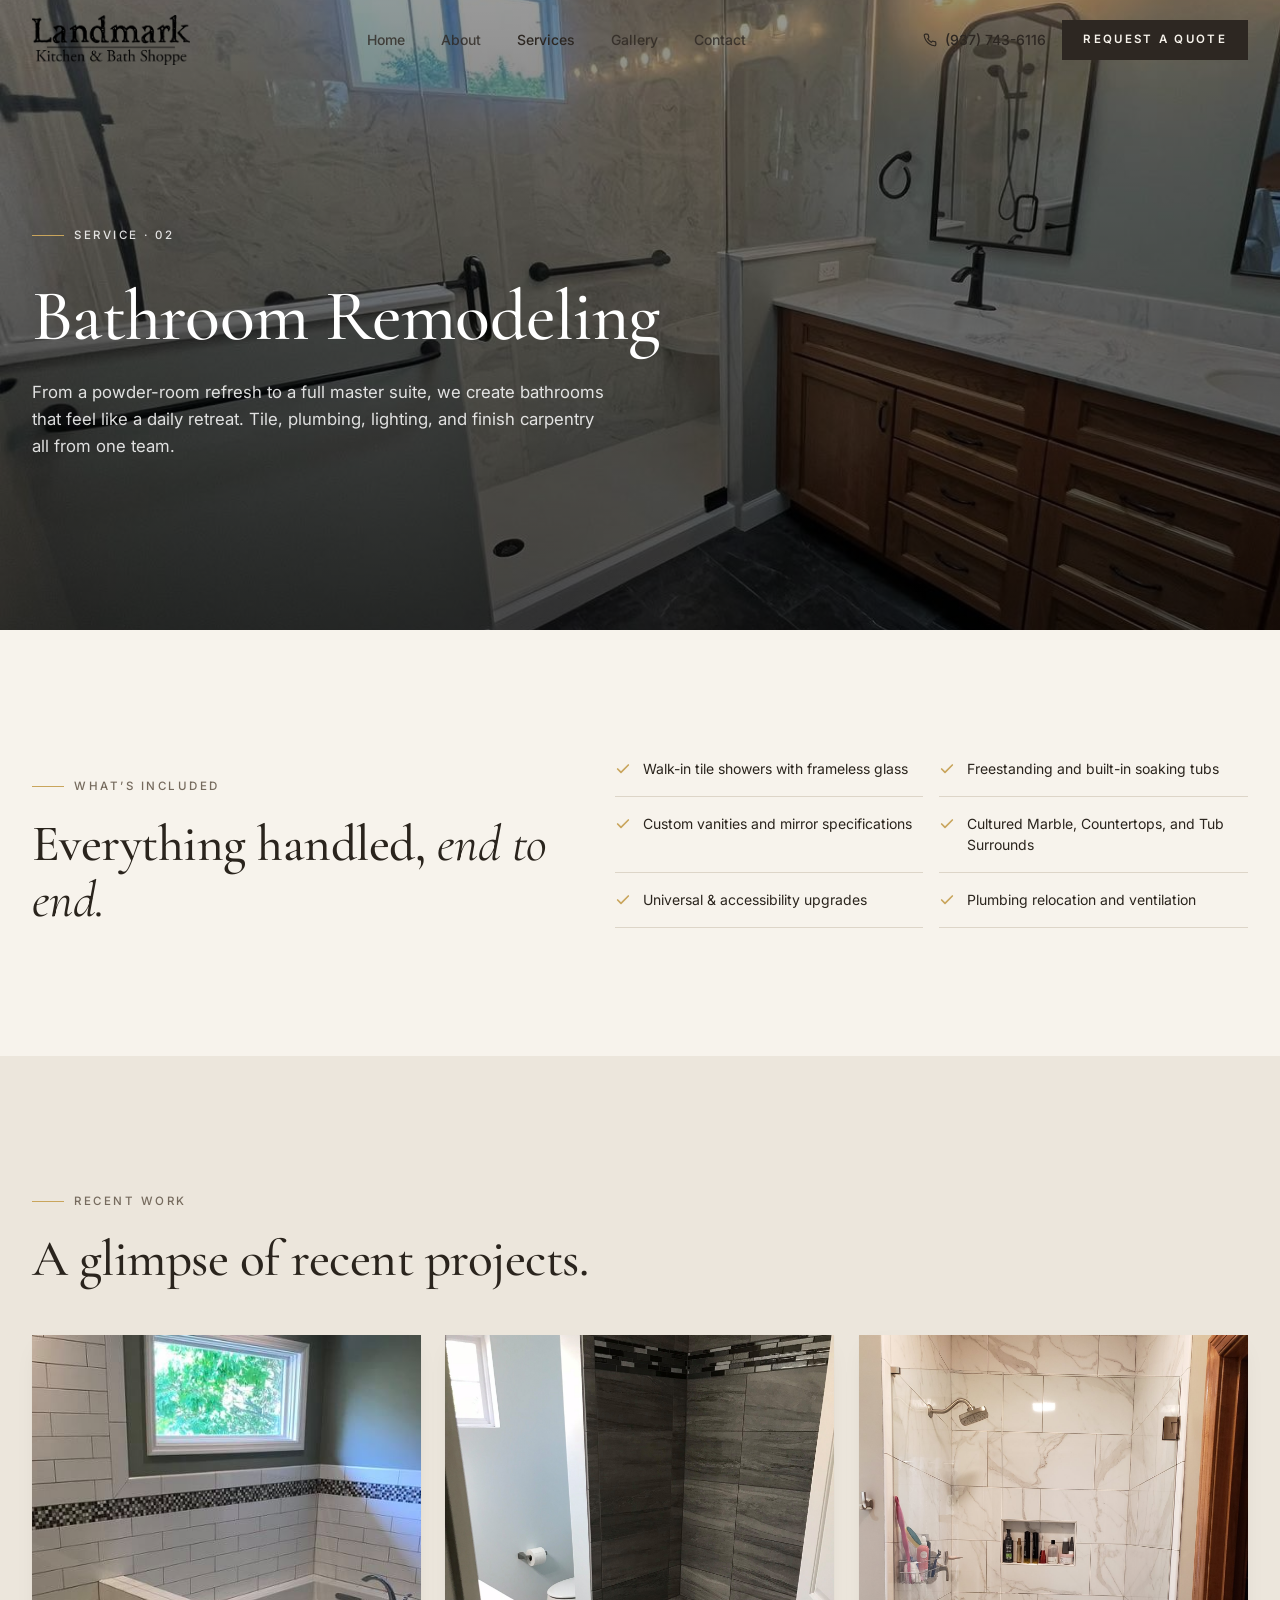
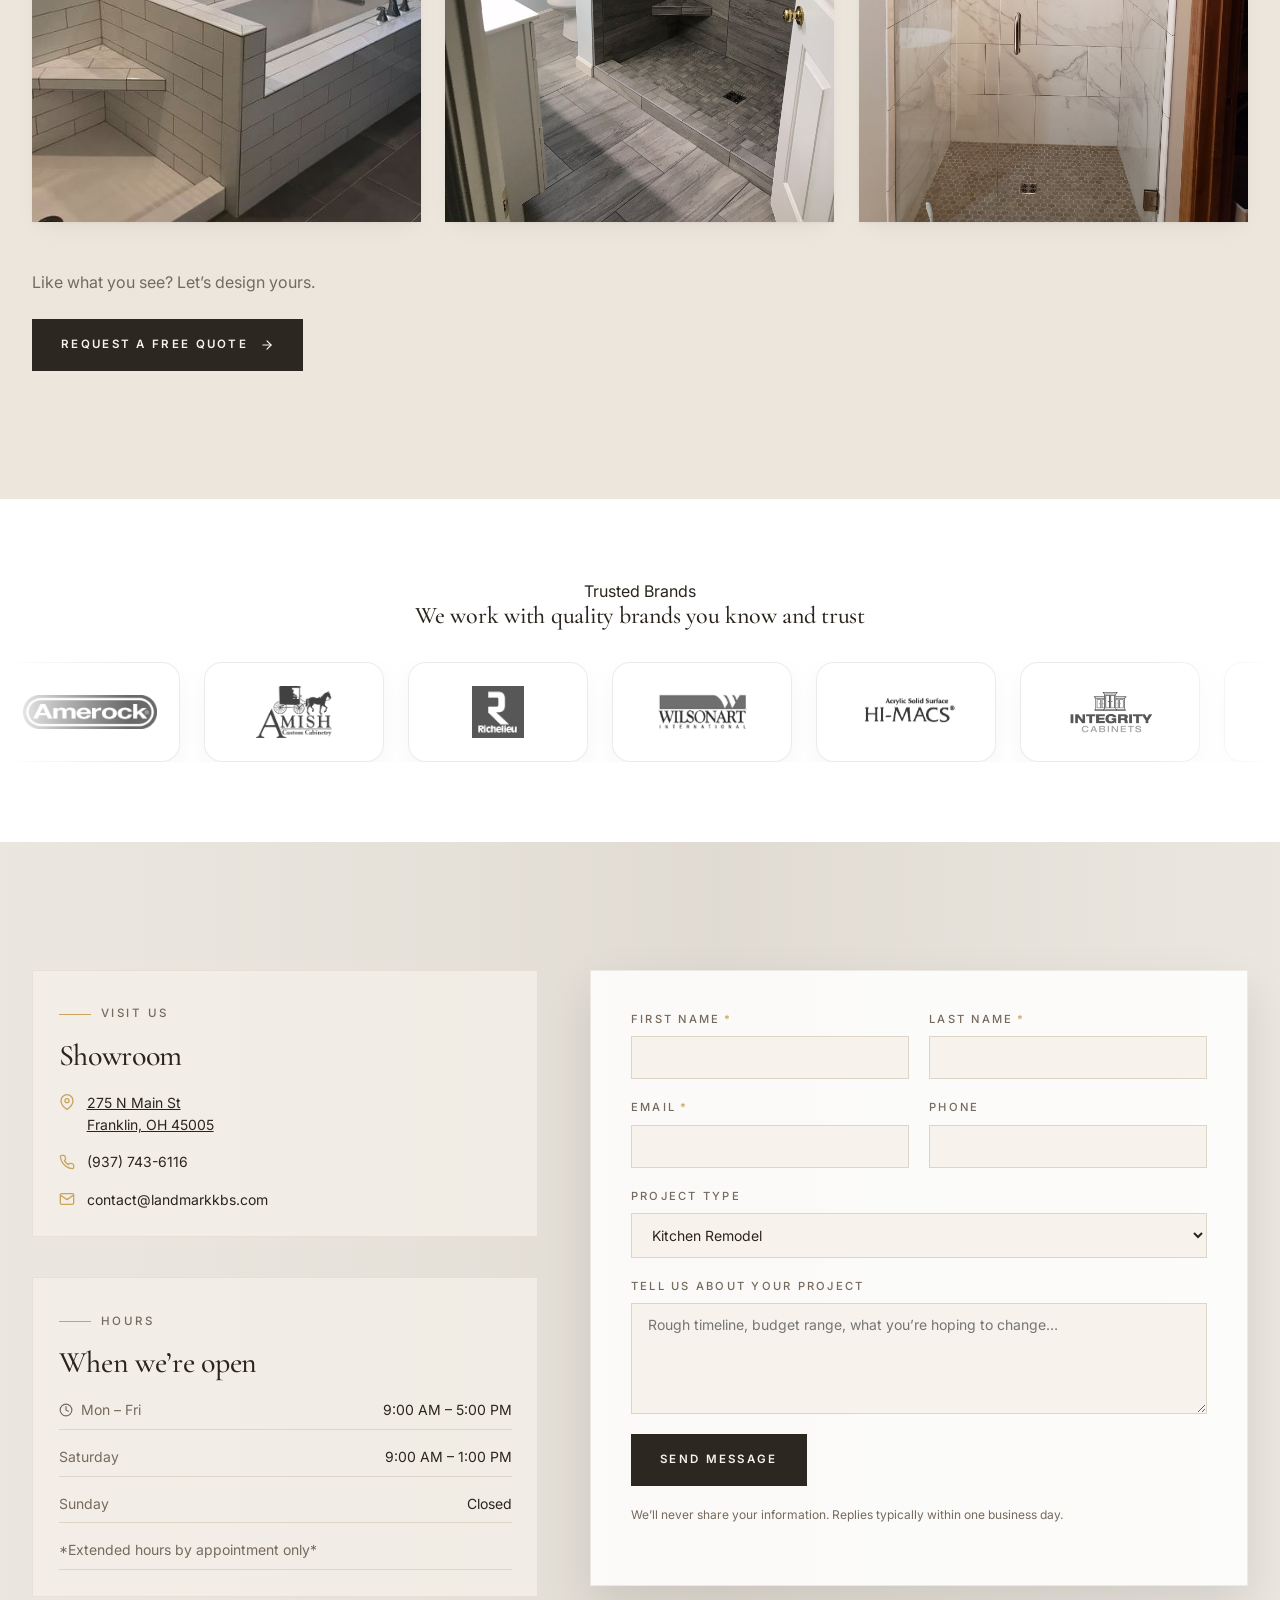
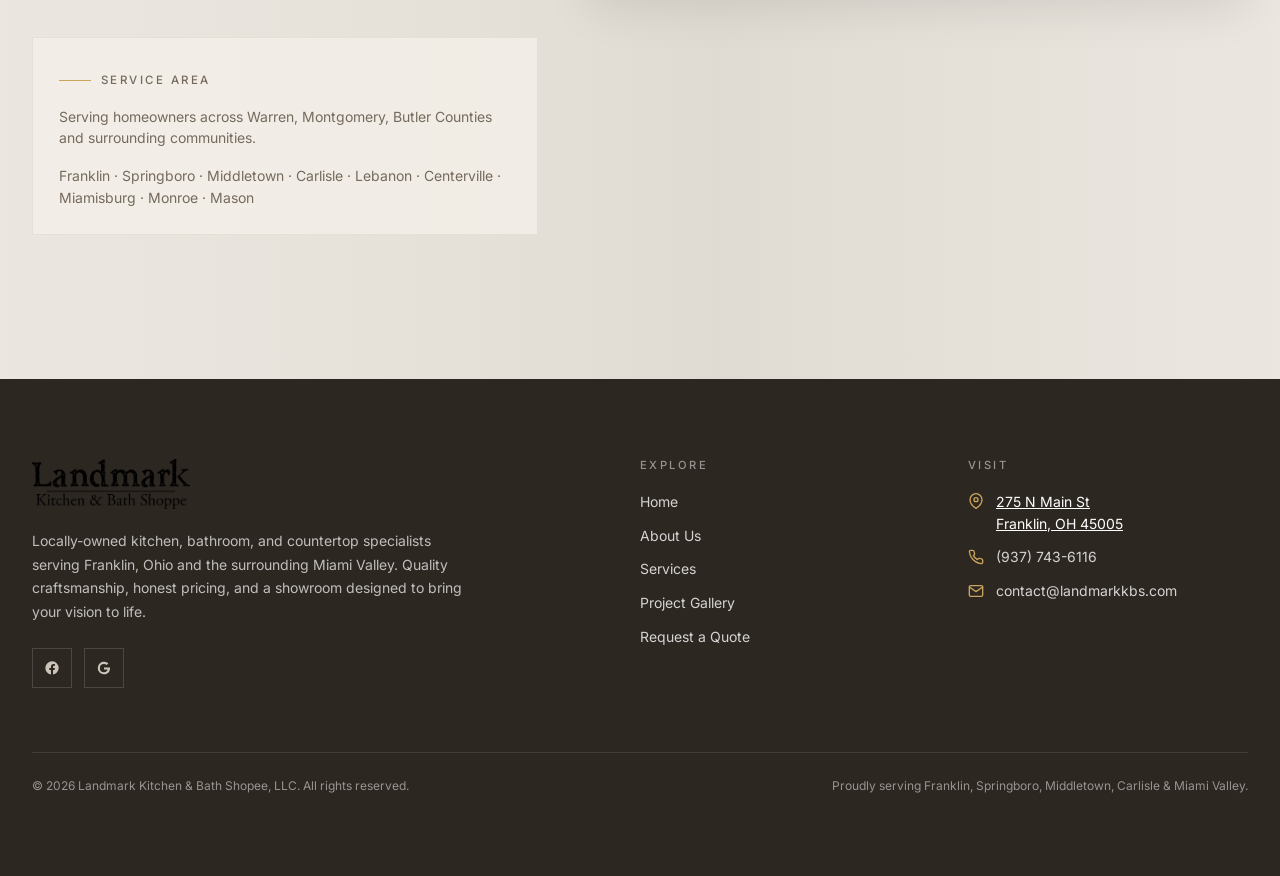
<file: services-bathrooms.html>
<!DOCTYPE html>
<html lang="en">
<head>
  <!-- Google tag (gtag) -->
<script async src="https://www.googletagmanager.com/gtag/js?id=G-VXZ3EGWFTV"></script>
<script>
  window.dataLayer = window.dataLayer || [];
  function gtag(){dataLayer.push(arguments);}
  gtag('js', new Date());

  gtag('config', 'G-VXZ3EGWFTV');
</script>
<meta charset="UTF-8" />
<meta name="viewport" content="width=device-width, initial-scale=1" />
<title>Bathroom Remodeling in Franklin, OH | Master Baths, Showers & Tubs</title>
<meta name="description" content="Spa-quality bathroom remodeling in Franklin, Ohio. Master suites, walk-in showers, freestanding tubs, tile and vanities — designed and installed by us." />
<meta name="author" content="Land Mark Kitchen, Bath & Countertop Shopee" />
<meta name="geo.region" content="US-OH" />
<meta name="geo.placename" content="Franklin, Ohio" />
<link rel="canonical" href="https://www.landmark-kitchen.net/services-bathrooms.html" />

<!-- Open Graph -->
<meta property="og:type" content="website" />
<meta property="og:site_name" content="Land Mark Kitchen, Bath & Countertop Shopee" />
<meta property="og:title" content="Bathroom Remodeling in Franklin, OH | Master Baths, Showers & Tubs" />
<meta property="og:description" content="Spa-quality bathroom remodeling in Franklin, Ohio. Master suites, walk-in showers, freestanding tubs, tile and vanities — designed and installed by us." />
<meta property="og:image" content="images/service-bath.jpg" />
<meta property="og:url" content="https://www.landmark-kitchen.net/services-bathrooms.html" />

<!-- Twitter -->
<meta name="twitter:card" content="summary_large_image" />
<meta name="twitter:title" content="Bathroom Remodeling in Franklin, OH | Master Baths, Showers & Tubs" />
<meta name="twitter:description" content="Spa-quality bathroom remodeling in Franklin, Ohio. Master suites, walk-in showers, freestanding tubs, tile and vanities — designed and installed by us." />
<meta name="twitter:image" content="images/service-bath.jpg" />

<!-- Fonts -->
<link rel="preconnect" href="https://fonts.googleapis.com" />
<link rel="preconnect" href="https://fonts.gstatic.com" crossorigin />
<link href="https://fonts.googleapis.com/css2?family=Cormorant+Garamond:wght@400;500;600&family=Inter:wght@400;500;600&display=swap" rel="stylesheet" />

<!-- Styles -->
<link rel="stylesheet" href="css/styles.css" />
<!-- Favicon -->
<link rel="icon" href="images/favicon.png" type="image/x-icon" />
<link rel="icon" type="image/png" sizes="32x32" href="images/favicon.png" />
<link rel="icon" type="image/png" sizes="16x16" href="images/favicon.png" />
<link rel="apple-touch-icon" sizes="180x180" href="images/favicon.png" />
<!-- Styles -->
<!-- Local Business Schema -->
<script type="application/ld+json">
{
  "@context": "https://schema.org",
  "@type": "LocalBusiness",
  "@id": "https://www.landmark-kitchen.net/#business",
  "name": "Land Mark Kitchen, Bath & Countertop Shopee",
  "image": "https://www.landmark-kitchen.net/images/hero-kitchen.jpg",
  "description": "Locally-owned kitchen, bathroom and countertop remodelers serving Franklin, Ohio and the Miami Valley.",
  "address": {
    "@type": "PostalAddress",
    "streetAddress": "275 N Main St",
    "addressLocality": "Franklin",
    "addressRegion": "OH",
    "postalCode": "45005",
    "addressCountry": "US"
  },
  "telephone": "+1-937-743-6116",
  "areaServed": ["Franklin OH","Springboro OH","Middletown OH","Carlisle OH","Lebanon OH"],
  "priceRange": "$$$"
}
</script>

</head>
<body>
<header class="site-header" role="banner">
  <div class="container-x header-inner">
   <a href="index.html" class="logo" aria-label="Land Mark Kitchen, Bath & Countertop Shopee — Home">
  <img src="images/logo.png" alt="Land Mark Kitchen, Bath & Countertop Shopee Logo" class="logo-img" />
</a>

  <nav class="nav-desktop" aria-label="Primary">
      <a href="index.html" class="link-underline" style="color: #2d2722;">Home</a>
      <a href="about.html" class="link-underline" style="color: #2d2722;">About</a>
      <a href="services.html" class="link-underline" style="color: #2d2722;">Services</a>
      <a href="gallery.html" class="link-underline" style="color: #2d2722;">Gallery</a>
      <a href="contact.html" class="link-underline" style="color: #2d2722;">Contact</a>
    </nav>

    <div class="header-cta">
<a href="tel:+19375550123" class="nav-phone" style="color: #2d2722;">
        <svg width="14" height="14" viewBox="0 0 24 24" fill="none" stroke="currentColor" stroke-width="2" stroke-linecap="round" stroke-linejoin="round" aria-hidden="true"><path d="M22 16.92v3a2 2 0 0 1-2.18 2 19.79 19.79 0 0 1-8.63-3.07 19.5 19.5 0 0 1-6-6 19.79 19.79 0 0 1-3.07-8.67A2 2 0 0 1 4.11 2h3a2 2 0 0 1 2 1.72c.13.96.37 1.9.7 2.81a2 2 0 0 1-.45 2.11L8.09 9.91a16 16 0 0 0 6 6l1.27-1.27a2 2 0 0 1 2.11-.45c.91.33 1.85.57 2.81.7A2 2 0 0 1 22 16.92z"/></svg>
        (937) 743-6116
      </a>
      <a href="contact.html" class="btn btn-primary">Request a Quote</a>
    </div>

    <button type="button" class="menu-btn" aria-label="Toggle menu" aria-expanded="false" aria-controls="mobile-drawer">
      <svg class="icon-open" viewBox="0 0 24 24" fill="none" stroke="currentColor" stroke-width="2" stroke-linecap="round" stroke-linejoin="round" aria-hidden="true"><line x1="3" y1="12" x2="21" y2="12"/><line x1="3" y1="6" x2="21" y2="6"/><line x1="3" y1="18" x2="21" y2="18"/></svg>
      <svg class="icon-close" viewBox="0 0 24 24" fill="none" stroke="currentColor" stroke-width="2" stroke-linecap="round" stroke-linejoin="round" aria-hidden="true"><line x1="18" y1="6" x2="6" y2="18"/><line x1="6" y1="6" x2="18" y2="18"/></svg>
    </button>
  </div>

  <div class="mobile-drawer" id="mobile-drawer">
    <div class="container-x mobile-drawer-inner">
      <nav class="nav-mobile" aria-label="Mobile">
        <a href="index.html">Home</a>
        <a href="about.html">About</a>
        <a href="services.html">Services</a>
        <a href="gallery.html">Gallery</a>
        <a href="contact.html">Contact</a>
      </nav>
      <div class="mobile-cta">
        <a href="tel:+19375550123" class="nav-phone" style="color:var(--foreground);">
          <svg width="14" height="14" viewBox="0 0 24 24" fill="none" stroke="currentColor" stroke-width="2" stroke-linecap="round" stroke-linejoin="round" aria-hidden="true"><path d="M22 16.92v3a2 2 0 0 1-2.18 2 19.79 19.79 0 0 1-8.63-3.07 19.5 19.5 0 0 1-6-6 19.79 19.79 0 0 1-3.07-8.67A2 2 0 0 1 4.11 2h3a2 2 0 0 1 2 1.72c.13.96.37 1.9.7 2.81a2 2 0 0 1-.45 2.11L8.09 9.91a16 16 0 0 0 6 6l1.27-1.27a2 2 0 0 1 2.11-.45c.91.33 1.85.57 2.81.7A2 2 0 0 1 22 16.92z"/></svg>
          (937) 743-6116
        </a>
        <a href="contact.html" class="btn btn-primary">Request a Quote</a>
      </div>
    </div>
  </div>
</header>

<main>
  <section class="service-hero">
    <img src="images/bathroom-project-3.jpg" alt="Bathroom Remodeling remodeling project" width="1920" height="1080" />
    <div class="hero-overlay"></div>
    <div class="container-x hero-inner">
      <div class="hero-content">
        <p class="reveal eyebrow hero-eyebrow">Service · 02</p>
        <h1 class="reveal hero-title" data-delay="100" style="font-size:clamp(2.75rem,6vw,4.5rem);">Bathroom Remodeling</h1>
        <p class="reveal hero-sub" data-delay="200">From a powder-room refresh to a full master suite, we create bathrooms that feel like a daily retreat. Tile, plumbing, lighting, and finish carpentry all from one team.</p>
      </div>
    </div>
  </section>

  <section class="section">
    <div class="container-x bullet-grid">
      <div class="reveal-left split-text">
        <p class="eyebrow">What&rsquo;s Included</p>
        <h2>Everything handled, <em>end to end.</em></h2>
      </div>
      <ul class="reveal-right bullet-list">
        <li><svg viewBox="0 0 24 24" fill="none" stroke="currentColor" stroke-width="2.5" stroke-linecap="round" stroke-linejoin="round" aria-hidden="true"><polyline points="20 6 9 17 4 12"/></svg><span>Walk-in tile showers with frameless glass</span></li>
        <li><svg viewBox="0 0 24 24" fill="none" stroke="currentColor" stroke-width="2.5" stroke-linecap="round" stroke-linejoin="round" aria-hidden="true"><polyline points="20 6 9 17 4 12"/></svg><span>Freestanding and built-in soaking tubs</span></li>
        <li><svg viewBox="0 0 24 24" fill="none" stroke="currentColor" stroke-width="2.5" stroke-linecap="round" stroke-linejoin="round" aria-hidden="true"><polyline points="20 6 9 17 4 12"/></svg><span>Custom vanities and mirror specifications</span></li>
        <li><svg viewBox="0 0 24 24" fill="none" stroke="currentColor" stroke-width="2.5" stroke-linecap="round" stroke-linejoin="round" aria-hidden="true"><polyline points="20 6 9 17 4 12"/></svg><span>Cultured Marble, Countertops, and Tub Surrounds</span></li>
        <li><svg viewBox="0 0 24 24" fill="none" stroke="currentColor" stroke-width="2.5" stroke-linecap="round" stroke-linejoin="round" aria-hidden="true"><polyline points="20 6 9 17 4 12"/></svg><span>Universal &amp; accessibility upgrades</span></li>
        <li><svg viewBox="0 0 24 24" fill="none" stroke="currentColor" stroke-width="2.5" stroke-linecap="round" stroke-linejoin="round" aria-hidden="true"><polyline points="20 6 9 17 4 12"/></svg><span>Plumbing relocation and ventilation</span></li>
      </ul>
    </div>
  </section>

  <section class="section section-secondary">
    <div class="container-x">
      <p class="reveal eyebrow">Recent Work</p>
      <h2 class="reveal" data-delay="100" style="margin-top:1.25rem;font-size:clamp(2.25rem,4vw,3.25rem);">A glimpse of recent projects.</h2>
      <div class="service-grid" style="margin-top:3rem;grid-template-columns:repeat(auto-fit,minmax(260px,1fr));">
        <figure class="reveal img-card" data-delay="0" style="aspect-ratio:4/5;"><img src="images/bathroom-project-4.jpg" alt="Bathroom Remodeling project 1" loading="lazy" /></figure>
        <figure class="reveal img-card" data-delay="120" style="aspect-ratio:4/5;"><img src="images/bathroom-project-5.jpg" alt="Bathroom Remodeling project 2" loading="lazy" /></figure>
        <figure class="reveal img-card" data-delay="240" style="aspect-ratio:4/5;"><img src="images/bathroom-project-1.jpg" alt="Bathroom Remodeling project 3" loading="lazy" /></figure>
      </div>
      <div style="margin-top:3rem;display:flex;flex-direction:column;gap:1.5rem;justify-content:space-between;align-items:flex-start;" class="featured-head">
        <p style="color:var(--muted-foreground);">Like what you see? Let&rsquo;s design yours.</p>
        <a href="contact.html" class="btn btn-primary">Request a Free Quote <svg class="btn-arrow" width="14" height="14" viewBox="0 0 24 24" fill="none" stroke="currentColor" stroke-width="2" stroke-linecap="round" stroke-linejoin="round" aria-hidden="true"><line x1="5" y1="12" x2="19" y2="12"/><polyline points="12 5 19 12 12 19"/></svg></a>
      </div>
    </div>
  </section>
</main>

<section class="brand-strip-section">
      <div class="container">
        <div class="brand-strip-header">
          <p class="section-tag">Trusted Brands</p>
          <h2>We work with quality brands you know and trust</h2>
        </div>

        <div class="brand-strip">
          <div class="brand-track">
            <!-- Original 10 logos -->
            <div class="brand-item"><a href="https://www.amerock.com/" target="_blank"><img src="images/brand-1.png"
                  alt="Brand 1" /></a></div>
            <div class="brand-item"><a href="amish-cabinetry.html" target="_blank"><img src="images/brand-2.png" alt="Brand 2" /></a></div>
            <div class="brand-item"><a href="https://www.richelieu.com/us/en/" target="_blank"><img
                  src="images/brand-4.jpg" alt="Brand 4" /></a></div>
            <div class="brand-item"><a href="https://www.wilsonart.com/" target="_blank"><img src="images/brand-9.png"
                  alt="Brand 9" /></a></div>
            <div class="brand-item"><a href="https://www.lxhausys.com/us/products/himacs-solid-surface/himacs-finder"
                target="_blank"><img src="images/brand-10.png" alt="Brand 10" /></a></div>
                 <div class="brand-item"><a href="https://www.integritycabinets.com/integrity-cabinets-home"
                target="_blank"><img src="images/brand-11.webp" alt="Brand 11" /></a></div>
                  <div class="brand-item"><a href="https://www.wellbornforest.com/"
                target="_blank"><img src="images/brand-12.jpg" alt="Brand 12" /></a></div>
                    <div class="brand-item"><a href="images/Tinityr%20Cabinetry%20Landmark%20tabloid.pdf"
                target="_blank"><img src="images/trinity-cabinetry.png" alt="Brand 13" /></a></div>
  <div class="brand-item"><a href="https://www.moen.com/"
                target="_blank"><img src="images/brand-14.png" alt="Brand 14" /></a></div>

            <!-- Duplicate logos for seamless loop -->
            <div class="brand-item"><a href="https://www.amerock.com/" target="_blank"><img src="images/brand-1.png"
                  alt="Brand 1" /></a></div>
            <div class="brand-item"><a href="amish-cabinetry.html" target="_blank"><img src="images/brand-2.png" alt="Brand 2" /></a></div>
            <div class="brand-item"><a href="https://www.richelieu.com/us/en/" target="_blank"><img
                  src="images/brand-4.jpg" alt="Brand 4" /></a></div>
            <div class="brand-item"><a href="https://www.wilsonart.com/" target="_blank"><img src="images/brand-9.png"
                  alt="Brand 9" /></a></div>
            <div class="brand-item"><a href="https://www.lxhausys.com/us/products/himacs-solid-surface/himacs-finder"
                target="_blank"><img src="images/brand-10.png" alt="Brand 10" /></a></div>
                     <div class="brand-item"><a href="https://www.integritycabinets.com/integrity-cabinets-home"
                target="_blank"><img src="images/brand-11.webp" alt="Brand 11" /></a></div>
                    <div class="brand-item"><a href="https://www.wellbornforest.com/"
                target="_blank"><img src="images/brand-12.jpg" alt="Brand 12" /></a></div>
                  <div class="brand-item"><a href="images/Tinityr%20Cabinetry%20Landmark%20tabloid.pdf"
                target="_blank"><img src="images/trinity-cabinetry.png" alt="Brand 13" /></a></div>
                 <div class="brand-item"><a href="https://www.moen.com/"
                target="_blank"><img src="images/brand-14.png" alt="Brand 14" /></a></div>

          </div>
        </div>
      </div>
    </section>
    <section class="section showroom-split-section" id="showroomSplitSection">
      <div class="showroom-bg-assemble" id="showroomAssembleScene" aria-hidden="true">
        <div class="showroom-piece showroom-piece-left"></div>
        <div class="showroom-piece showroom-piece-center"></div>
        <div class="showroom-piece showroom-piece-right"></div>
        <div class="showroom-bg-overlay"></div>
      </div>

      <div class="container-x contact-grid showroom-contact-grid">
        <div class="reveal-left showroom-content-panel">
          <div class="info-block">
            <p class="eyebrow">Visit Us</p>
            <h2>Showroom</h2>
            <ul>
              <li class="with-icon">
                <svg class="icon" viewBox="0 0 24 24" fill="none" stroke="currentColor" stroke-width="2"
                  stroke-linecap="round" stroke-linejoin="round" aria-hidden="true">
                  <path d="M21 10c0 7-9 13-9 13s-9-6-9-13a9 9 0 0 1 18 0z" />
                  <circle cx="12" cy="10" r="3" />
                </svg>
                <a href="https://www.google.com/maps/place/Landmark+Kitchen+%26+Bath+Shoppe/@39.5687788,-84.2998441,17.75z/data=!4m6!3m5!1s0x884061afb411c97f:0x6fa10caf52c0a411!8m2!3d39.5688643!4d-84.2999572!16s%2Fg%2F11c6lh_7v2?entry=ttu&g_ep=EgoyMDI2MDQyMi4wIKXMDSoASAFQAw%3D%3D" target="_blank"
                rel="noopener noreferrer" style="color:var(--foreground); text-decoration:none;">
                <span style="color: #2A241D; text-decoration: underline;">275 N Main St <br />Franklin, OH 45005</span>
              </a>
              </li>

              <li class="with-icon">
                <svg viewBox="0 0 24 24" fill="none" stroke="currentColor" stroke-width="2" stroke-linecap="round"
                  stroke-linejoin="round" aria-hidden="true">
                  <path
                    d="M22 16.92v3a2 2 0 0 1-2.18 2 19.79 19.79 0 0 1-8.63-3.07 19.5 19.5 0 0 1-6-6 19.79 19.79 0 0 1-3.07-8.67A2 2 0 0 1 4.11 2h3a2 2 0 0 1 2 1.72c.13.96.37 1.9.7 2.81a2 2 0 0 1-.45 2.11L8.09 9.91a16 16 0 0 0 6 6l1.27-1.27a2 2 0 0 1 2.11-.45c.91.33 1.85.57 2.81.7A2 2 0 0 1 22 16.92z" />
                </svg>
                <a href="tel:+19377436116" style="color:var(--foreground);">(937) 743-6116</a>
              </li>

              <li class="with-icon">
                <svg viewBox="0 0 24 24" fill="none" stroke="currentColor" stroke-width="2" stroke-linecap="round"
                  stroke-linejoin="round" aria-hidden="true">
                  <path d="M4 4h16c1.1 0 2 .9 2 2v12c0 1.1-.9 2-2 2H4c-1.1 0-2-.9-2-2V6c0-1.1.9-2 2-2z" />
                  <polyline points="22,6 12,13 2,6" />
                </svg>
                <a href="mailto:contact@landmarkkbs.com"
                  style="color:var(--foreground);">contact@landmarkkbs.com</a>
              </li>
            </ul>
          </div>

          <div class="info-block">
            <p class="eyebrow">Hours</p>
            <h2>When we&rsquo;re open</h2>
            <ul>
              <li class="hours-row">
                <span style="display:inline-flex;gap:.5rem;align-items:center;color:var(--muted-foreground);">
                  <svg width="14" height="14" viewBox="0 0 24 24" fill="none" stroke="currentColor" stroke-width="2"
                    stroke-linecap="round" stroke-linejoin="round" aria-hidden="true">
                    <circle cx="12" cy="12" r="10" />
                    <polyline points="12 6 12 12 16 14" />
                  </svg>
                  Mon &ndash; Fri
                </span>
                <span class="day">9:00 AM – 5:00 PM</span>
              </li>
              <li class="hours-row">
                <span style="color:var(--muted-foreground);">Saturday</span>
                <span class="day">9:00 AM – 1:00 PM</span>
              </li>
              <li class="hours-row">
                <span style="color:var(--muted-foreground);">Sunday</span>
                <span class="day">Closed</span>
              </li>
              <li class="hours-row">
                <span style="color:var(--muted-foreground);">*Extended hours by appointment only*</span>
              </li>
            </ul>
          </div>

          <div class="info-block">
            <p class="eyebrow">Service Area</p>
                <p style="margin-top:1rem;font-size:.875rem;color:var(--muted-foreground);">
               Serving homeowners across Warren, Montgomery, Butler Counties and surrounding communities.
            </p>
            <p style="margin-top:1rem;font-size:.875rem;color:var(--muted-foreground);">
              Franklin · Springboro · Middletown · Carlisle · Lebanon · Centerville · Miamisburg · Monroe · Mason
            </p>
          </div>
        </div>

        <div class="reveal-right showroom-form-panel">
          <div class="form-card">
            <form id="contact-form" class="contact-form" action="https://api.web3forms.com/submit" method="POST"
              novalidate>
              <input type="hidden" name="access_key" value="0137a8f3-aa27-4c1b-919e-de5c35360f5e" />
              <input type="hidden" name="subject" value="New Land Mark Kitchen, Bath & Countertop Shopee Lead" />
              <input type="hidden" name="from_name" value="Land Mark Kitchen, Bath & Countertop Shopee Website" />
              <input type="hidden" name="redirect" value="" />
              <input type="checkbox" name="botcheck" class="hidden-botcheck" tabindex="-1" autocomplete="off" />

              <div class="form-grid cols-2">
                <div class="form-field">
                  <label for="first">First name<span class="req">*</span></label>
                  <input type="text" id="first" name="first" required />
                </div>
                <div class="form-field">
                  <label for="last">Last name<span class="req">*</span></label>
                  <input type="text" id="last" name="last" required />
                </div>
              </div>

              <div class="form-grid cols-2">
                <div class="form-field">
                  <label for="email">Email<span class="req">*</span></label>
                  <input type="email" id="email" name="email" required />
                </div>
                <div class="form-field">
                  <label for="phone">Phone</label>
                  <input type="tel" id="phone" name="phone" />
                </div>
              </div>

              <div class="form-field">
                <label for="type">Project type</label>
                <select id="type" name="type">
                  <option value="Kitchen Remodel">Kitchen Remodel</option>
                  <option value="Bathroom Remodel">Bathroom Remodel</option>
                  <option value="Countertops">Countertops</option>
                   <option value="Outdoor">Outdoor</option>
                  <option value="Multiple / Whole-home">Multiple / Whole-home</option>
                  <option value="Just exploring">Just exploring</option>
                  <option value="Other">Other</option>
                </select>
              </div>

              <div class="form-field">
                <label for="message">Tell us about your project</label>
                <textarea id="message" name="message" rows="5"
                  placeholder="Rough timeline, budget range, what you&rsquo;re hoping to change…"></textarea>
              </div>

              <button type="submit" class="btn btn-primary" id="contact-submit-btn">
                Send Message
              </button>

              <p class="form-note">
                We&rsquo;ll never share your information. Replies typically within one business day.
              </p>

              <div id="form-status" class="form-status" aria-live="polite"></div>
               <div class="h-captcha" data-captcha="true"></div>
            </form>
          </div>
        </div>
      </div>
    </section>
  </main>

  <footer class="site-footer" role="contentinfo">
    <div class="container-x">
      <div class="footer-grid">
        <div class="footer-brand">
          <div class="logo">
            <a href="index.html" class="logo" aria-label="Land Mark Kitchen, Bath & Countertop Shopee — Home">
              <img src="images/logo.png" alt="Land Mark Kitchen, Bath & Countertop Shopee Logo" class="logo-img" />
            </a>
          </div>
          <p>Locally-owned kitchen, bathroom, and countertop specialists serving Franklin, Ohio and the surrounding
            Miami Valley. Quality craftsmanship, honest pricing, and a showroom designed to bring your vision to life.
          </p>
          <div class="social">
            <a href="https://www.facebook.com/landmarkkbs" aria-label="Facebook">
              <svg viewBox="0 0 24 24" fill="currentColor" aria-hidden="true">
                <path
                  d="M22 12a10 10 0 1 0-11.56 9.88v-6.99H7.9V12h2.54V9.79c0-2.51 1.49-3.9 3.78-3.9 1.09 0 2.24.2 2.24.2v2.46h-1.26c-1.24 0-1.63.77-1.63 1.56V12h2.78l-.45 2.89h-2.33v6.99A10 10 0 0 0 22 12z" />
              </svg>
            </a>
<a href="https://www.google.com/search?q=Landmark+Kitchen+%26+Bath+Shoppe" target="_blank" rel="noopener noreferrer" aria-label="Google">
  <svg viewBox="0 0 24 24" fill="currentColor" aria-hidden="true">
    <path d="M21.35 11.1H12v2.98h5.37c-.23 1.48-1.73 4.35-5.37 4.35a6.15 6.15 0 1 1 0-12.3 5.5 5.5 0 0 1 3.9 1.53l2.66-2.57A9.42 9.42 0 1 0 12 21.42c5.43 0 9.03-3.81 9.03-9.17 0-.61-.07-1.07-.18-1.15z"/>
  </svg>
</a>
          </div>
        </div>

        <div class="footer-col">
          <h4>Explore</h4>
          <ul>
            <li><a href="index.html" class="link-underline">Home</a></li>
            <li><a href="about.html" class="link-underline">About Us</a></li>
            <li><a href="services.html" class="link-underline">Services</a></li>
            <li><a href="gallery.html" class="link-underline">Project Gallery</a></li>
            <li><a href="contact.html" class="link-underline">Request a Quote</a></li>
          </ul>
        </div>

        <div class="footer-col">
          <h4>Visit</h4>
          <ul>
            <li class="with-icon">
              <svg viewBox="0 0 24 24" fill="none" stroke="currentColor" stroke-width="2" stroke-linecap="round"
                stroke-linejoin="round" aria-hidden="true">
                <path d="M21 10c0 7-9 13-9 13s-9-6-9-13a9 9 0 0 1 18 0z" />
                <circle cx="12" cy="10" r="3" />
              </svg>
              <a href="https://www.google.com/maps/place/Landmark+Kitchen+%26+Bath+Shoppe/@39.5687788,-84.2998441,17.75z/data=!4m6!3m5!1s0x884061afb411c97f:0x6fa10caf52c0a411!8m2!3d39.5688643!4d-84.2999572!16s%2Fg%2F11c6lh_7v2?entry=ttu&g_ep=EgoyMDI2MDQyMi4wIKXMDSoASAFQAw%3D%3D" target="_blank"
                rel="noopener noreferrer" style="color:var(--foreground); text-decoration:none;">
                <span style="color: white; text-decoration: underline;">275 N Main St <br />Franklin, OH 45005</span>
              </a>
            </li>
            <li class="with-icon">
              <svg viewBox="0 0 24 24" fill="none" stroke="currentColor" stroke-width="2" stroke-linecap="round"
                stroke-linejoin="round" aria-hidden="true">
                <path
                  d="M22 16.92v3a2 2 0 0 1-2.18 2 19.79 19.79 0 0 1-8.63-3.07 19.5 19.5 0 0 1-6-6 19.79 19.79 0 0 1-3.07-8.67A2 2 0 0 1 4.11 2h3a2 2 0 0 1 2 1.72c.13.96.37 1.9.7 2.81a2 2 0 0 1-.45 2.11L8.09 9.91a16 16 0 0 0 6 6l1.27-1.27a2 2 0 0 1 2.11-.45c.91.33 1.85.57 2.81.7A2 2 0 0 1 22 16.92z" />
              </svg>
              <a href="tel:+19377436116">(937) 743-6116</a>
            </li>
            <li class="with-icon">
              <svg viewBox="0 0 24 24" fill="none" stroke="currentColor" stroke-width="2" stroke-linecap="round"
                stroke-linejoin="round" aria-hidden="true">
                <path d="M4 4h16c1.1 0 2 .9 2 2v12c0 1.1-.9 2-2 2H4c-1.1 0-2-.9-2-2V6c0-1.1.9-2 2-2z" />
                <polyline points="22,6 12,13 2,6" />
              </svg>
              <a href="mailto:contact@landmarkkbs.com">contact@landmarkkbs.com</a>
            </li>
          </ul>
        </div>
      </div>

      <div class="footer-bottom">
        <p>© <span id="year"></span> Landmark Kitchen &amp; Bath Shopee, LLC. All rights reserved.</p>
        <p>Proudly serving Franklin, Springboro, Middletown, Carlisle &amp; Miami Valley.</p>
      </div>
    </div>
  </footer>

  <script src="js/main.js" defer></script>
<script src="https://web3forms.com/client/script.js" async defer></script>
</body>

</html>
</file>
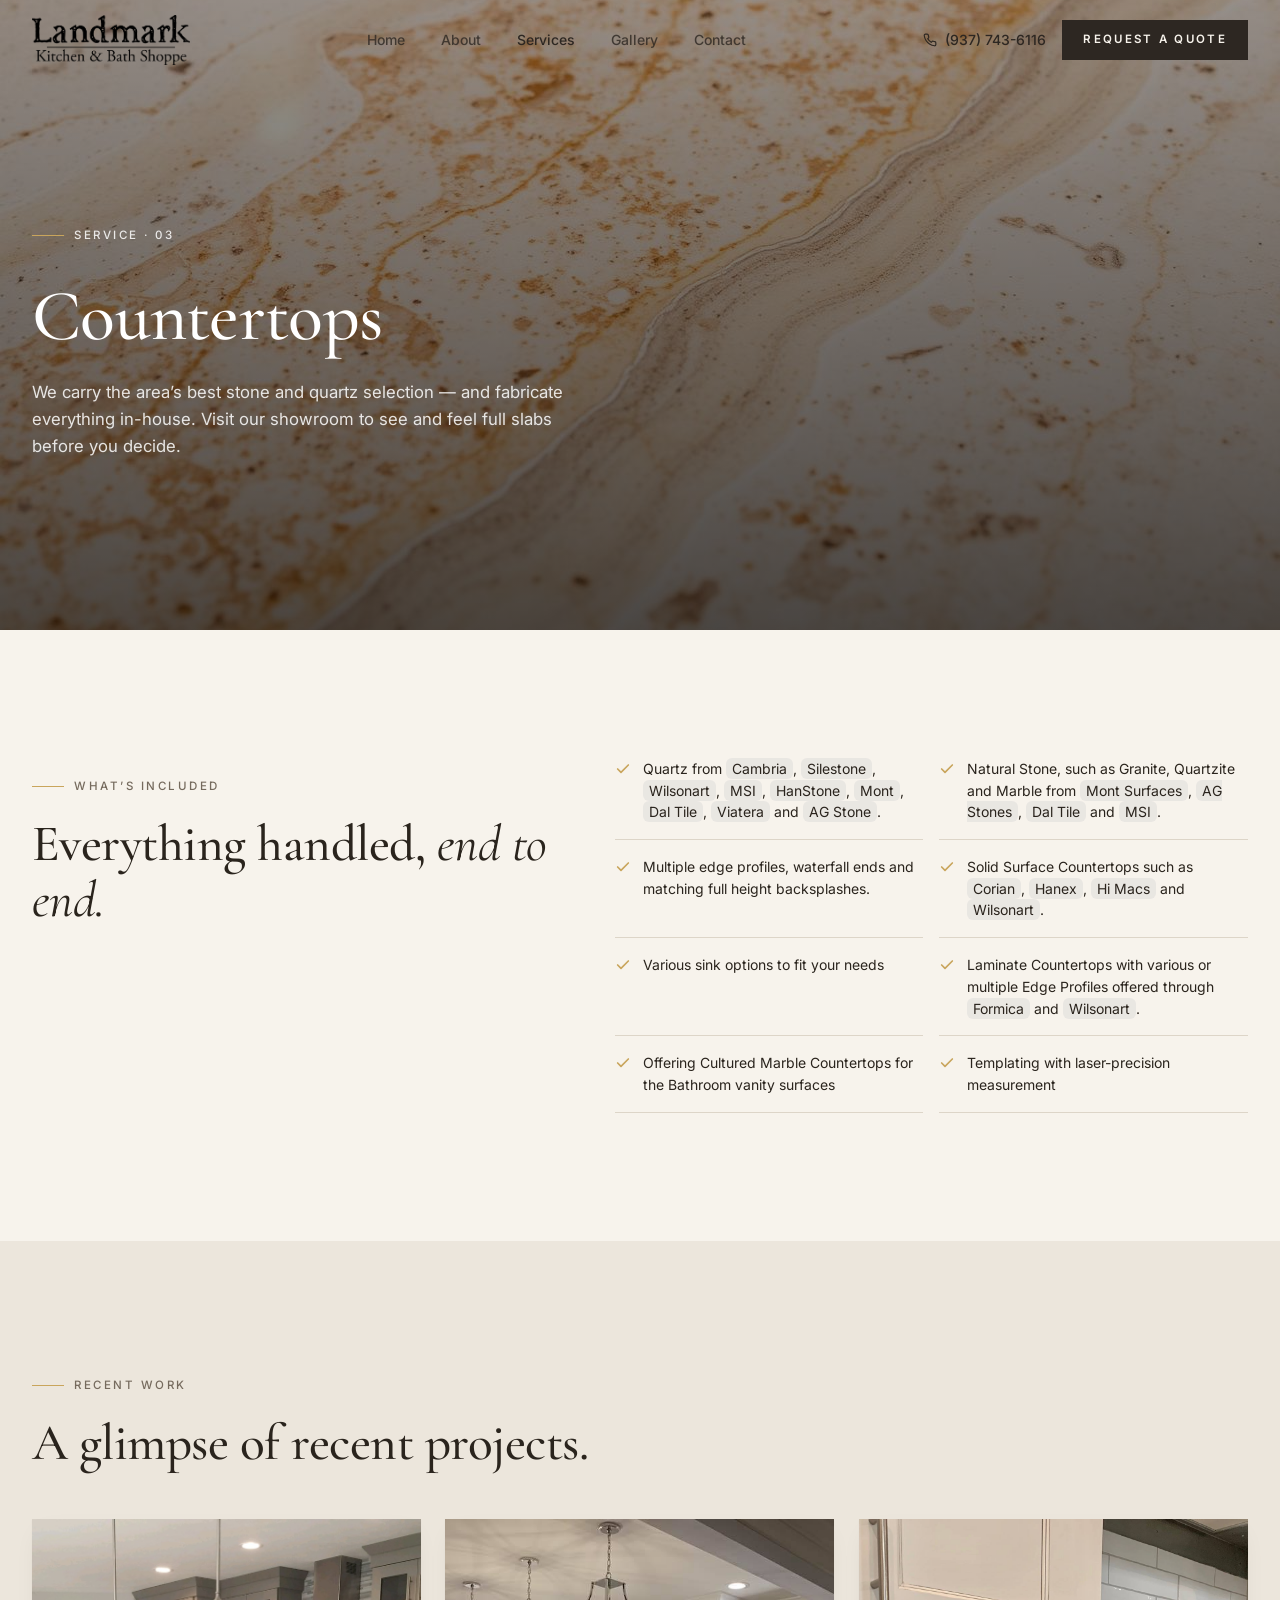
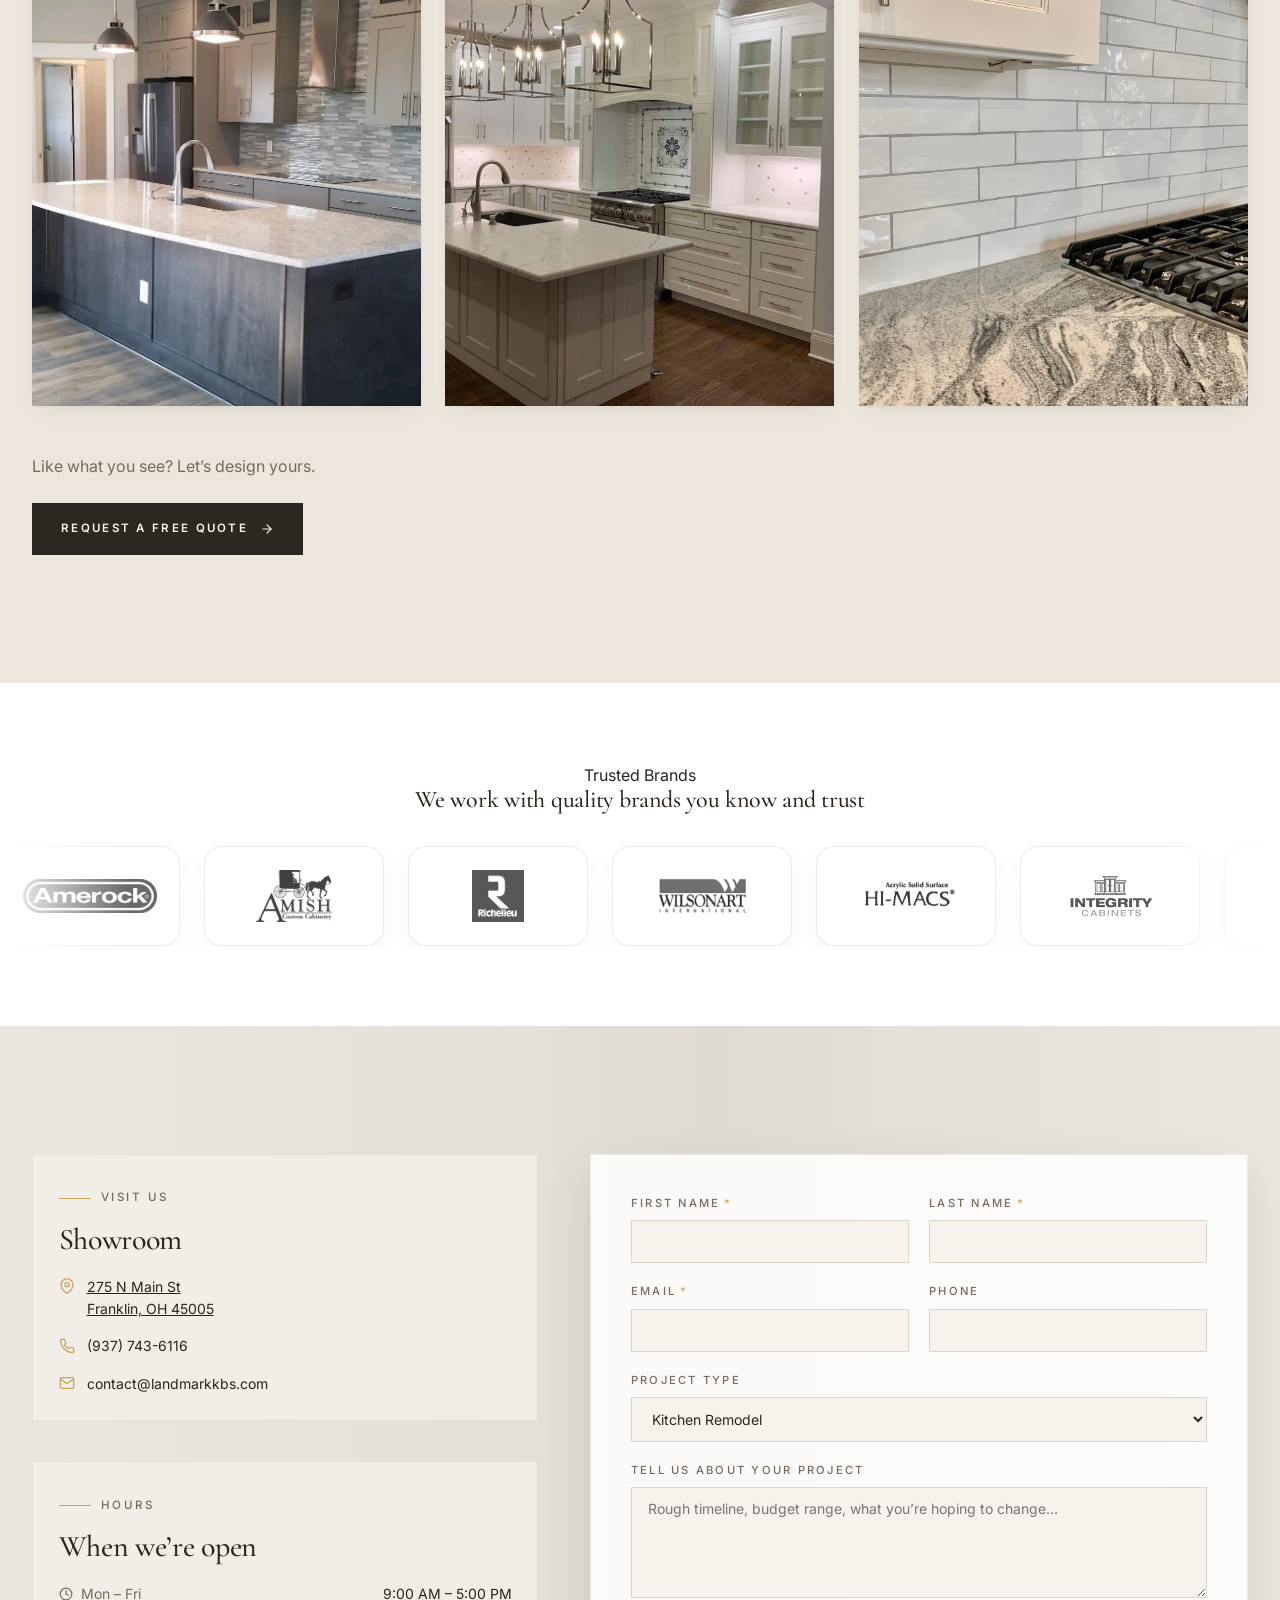
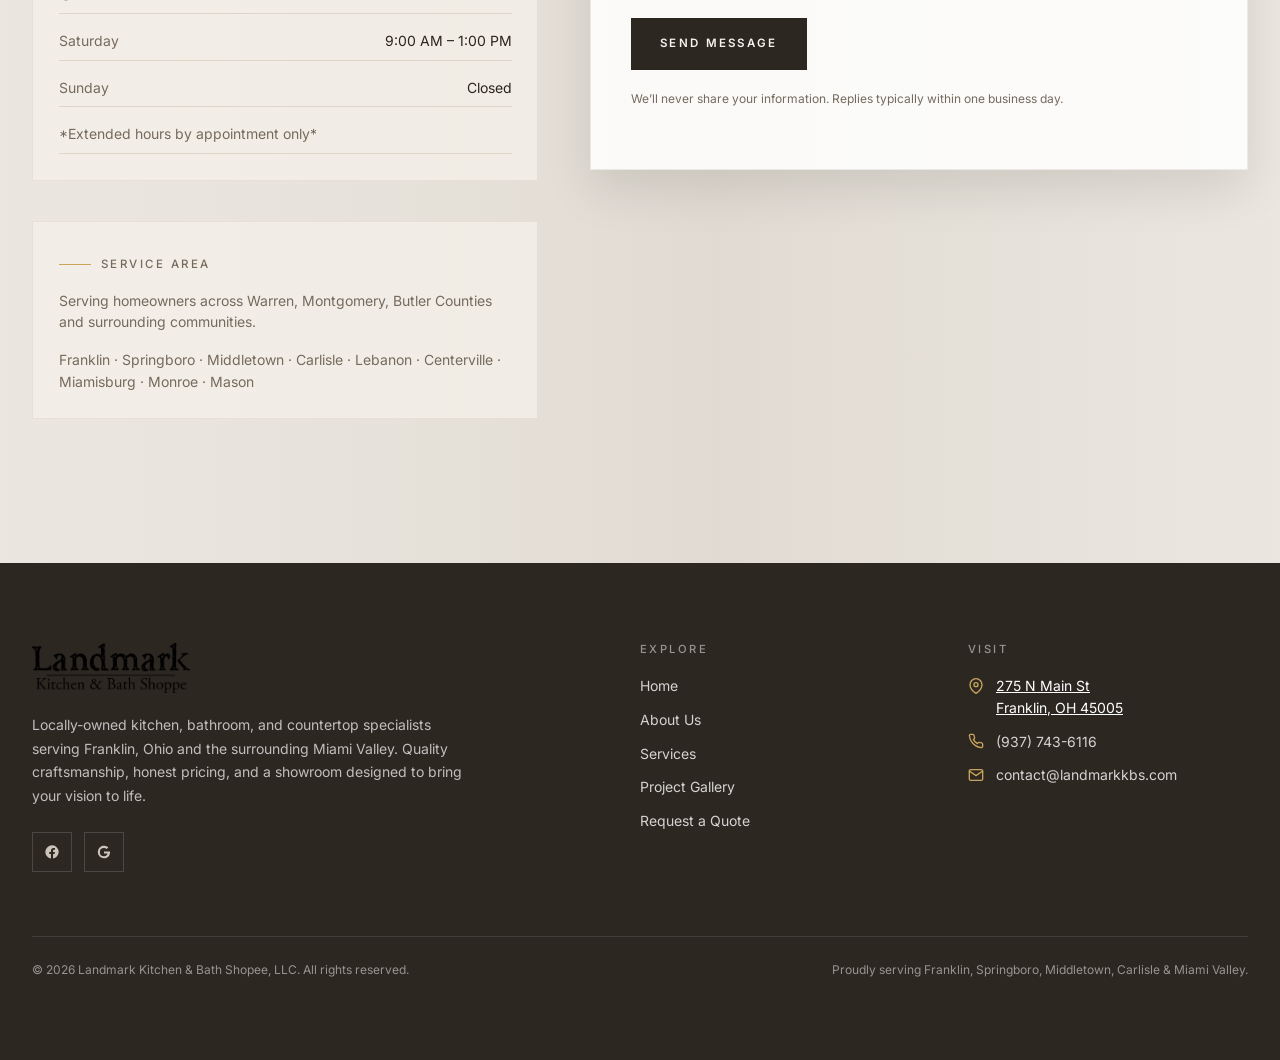
<file: services-countertops.html>
<!DOCTYPE html>
<html lang="en">

<head>
  <!-- Google tag (gtag) -->
<script async src="https://www.googletagmanager.com/gtag/js?id=G-VXZ3EGWFTV"></script>
<script>
  window.dataLayer = window.dataLayer || [];
  function gtag(){dataLayer.push(arguments);}
  gtag('js', new Date());

  gtag('config', 'G-VXZ3EGWFTV');
</script>
  <meta charset="UTF-8" />
  <meta name="viewport" content="width=device-width, initial-scale=1" />
  <title>Countertops in Franklin, OH | Quartz, Granite, Marble & Quartzite</title>
  <meta name="description"
    content="Premium countertop fabrication and installation in Franklin, Ohio. Quartz, granite, marble, and quartzite — measured, cut, and installed by our in-house team." />
  <meta name="author" content="Land Mark Kitchen, Bath & Countertop Shopee" />
  <meta name="geo.region" content="US-OH" />
  <meta name="geo.placename" content="Franklin, Ohio" />
  <link rel="canonical" href="https://www.landmark-kitchen.net/services-countertops.html" />

  <!-- Open Graph -->
  <meta property="og:type" content="website" />
  <meta property="og:site_name" content="Land Mark Kitchen, Bath & Countertop Shopee" />
  <meta property="og:title" content="Countertops in Franklin, OH | Quartz, Granite, Marble & Quartzite" />
  <meta property="og:description"
    content="Premium countertop fabrication and installation in Franklin, Ohio. Quartz, granite, marble, and quartzite — measured, cut, and installed by our in-house team." />
  <meta property="og:image" content="images/service-counter.jpg" />
  <meta property="og:url" content="https://www.landmark-kitchen.net/services-countertops.html" />

  <!-- Twitter -->
  <meta name="twitter:card" content="summary_large_image" />
  <meta name="twitter:title" content="Countertops in Franklin, OH | Quartz, Granite, Marble & Quartzite" />
  <meta name="twitter:description"
    content="Premium countertop fabrication and installation in Franklin, Ohio. Quartz, granite, marble, and quartzite — measured, cut, and installed by our in-house team." />
  <meta name="twitter:image" content="images/service-counter.jpg" />

  <!-- Fonts -->
  <link rel="preconnect" href="https://fonts.googleapis.com" />
  <link rel="preconnect" href="https://fonts.gstatic.com" crossorigin />
  <link
    href="https://fonts.googleapis.com/css2?family=Cormorant+Garamond:wght@400;500;600&family=Inter:wght@400;500;600&display=swap"
    rel="stylesheet" />
  <!-- Favicon -->
  <link rel="icon" href="images/favicon.png" type="image/x-icon" />
  <link rel="icon" type="image/png" sizes="32x32" href="images/favicon.png" />
  <link rel="icon" type="image/png" sizes="16x16" href="images/favicon.png" />
  <link rel="apple-touch-icon" sizes="180x180" href="images/favicon.png" />
  <!-- Styles -->
  <!-- Styles -->
  <link rel="stylesheet" href="css/styles.css" />

  <!-- Local Business Schema -->
  <script type="application/ld+json">
{
  "@context": "https://schema.org",
  "@type": "LocalBusiness",
  "@id": "https://www.landmark-kitchen.net/#business",
  "name": "Land Mark Kitchen, Bath & Countertop Shopee",
  "image": "https://www.landmark-kitchen.net/images/hero-kitchen.jpg",
  "description": "Locally-owned kitchen, bathroom and countertop remodelers serving Franklin, Ohio and the Miami Valley.",
  "address": {
    "@type": "PostalAddress",
    "streetAddress": "275 N Main St",
    "addressLocality": "Franklin",
    "addressRegion": "OH",
    "postalCode": "45005",
    "addressCountry": "US"
  },
  "telephone": "+1-937-743-6116",
  "areaServed": ["Franklin OH","Springboro OH","Middletown OH","Carlisle OH","Lebanon OH"],
  "priceRange": "$$$"
}
</script>

</head>

<body>
  <header class="site-header" role="banner">
    <div class="container-x header-inner">
      <a href="index.html" class="logo" aria-label="Land Mark Kitchen, Bath & Countertop Shopee — Home">
        <img src="images/logo.png" alt="Land Mark Kitchen, Bath & Countertop Shopee Logo" class="logo-img" />
      </a>

      <nav class="nav-desktop" aria-label="Primary">
        <a href="index.html" class="link-underline" style="color: #2d2722;">Home</a>
        <a href="about.html" class="link-underline" style="color: #2d2722;">About</a>
        <a href="services.html" class="link-underline" style="color: #2d2722;">Services</a>
        <a href="gallery.html" class="link-underline" style="color: #2d2722;">Gallery</a>
        <a href="contact.html" class="link-underline" style="color: #2d2722;">Contact</a>
      </nav>

      <div class="header-cta">
        <a href="tel:+19375550123" class="nav-phone" style="color: #2d2722;">
          <svg width="14" height="14" viewBox="0 0 24 24" fill="none" stroke="currentColor" stroke-width="2"
            stroke-linecap="round" stroke-linejoin="round" aria-hidden="true">
            <path
              d="M22 16.92v3a2 2 0 0 1-2.18 2 19.79 19.79 0 0 1-8.63-3.07 19.5 19.5 0 0 1-6-6 19.79 19.79 0 0 1-3.07-8.67A2 2 0 0 1 4.11 2h3a2 2 0 0 1 2 1.72c.13.96.37 1.9.7 2.81a2 2 0 0 1-.45 2.11L8.09 9.91a16 16 0 0 0 6 6l1.27-1.27a2 2 0 0 1 2.11-.45c.91.33 1.85.57 2.81.7A2 2 0 0 1 22 16.92z" />
          </svg>
          (937) 743-6116
        </a>
        <a href="contact.html" class="btn btn-primary">Request a Quote</a>
      </div>

      <button type="button" class="menu-btn" aria-label="Toggle menu" aria-expanded="false"
        aria-controls="mobile-drawer">
        <svg class="icon-open" viewBox="0 0 24 24" fill="none" stroke="currentColor" stroke-width="2"
          stroke-linecap="round" stroke-linejoin="round" aria-hidden="true">
          <line x1="3" y1="12" x2="21" y2="12" />
          <line x1="3" y1="6" x2="21" y2="6" />
          <line x1="3" y1="18" x2="21" y2="18" />
        </svg>
        <svg class="icon-close" viewBox="0 0 24 24" fill="none" stroke="currentColor" stroke-width="2"
          stroke-linecap="round" stroke-linejoin="round" aria-hidden="true">
          <line x1="18" y1="6" x2="6" y2="18" />
          <line x1="6" y1="6" x2="18" y2="18" />
        </svg>
      </button>
    </div>

    <div class="mobile-drawer" id="mobile-drawer">
      <div class="container-x mobile-drawer-inner">
        <nav class="nav-mobile" aria-label="Mobile">
          <a href="index.html">Home</a>
          <a href="about.html">About</a>
          <a href="services.html">Services</a>
          <a href="gallery.html">Gallery</a>
          <a href="contact.html">Contact</a>
        </nav>
        <div class="mobile-cta">
          <a href="tel:+19375550123" class="nav-phone" style="color:var(--foreground);">
            <svg width="14" height="14" viewBox="0 0 24 24" fill="none" stroke="currentColor" stroke-width="2"
              stroke-linecap="round" stroke-linejoin="round" aria-hidden="true">
              <path
                d="M22 16.92v3a2 2 0 0 1-2.18 2 19.79 19.79 0 0 1-8.63-3.07 19.5 19.5 0 0 1-6-6 19.79 19.79 0 0 1-3.07-8.67A2 2 0 0 1 4.11 2h3a2 2 0 0 1 2 1.72c.13.96.37 1.9.7 2.81a2 2 0 0 1-.45 2.11L8.09 9.91a16 16 0 0 0 6 6l1.27-1.27a2 2 0 0 1 2.11-.45c.91.33 1.85.57 2.81.7A2 2 0 0 1 22 16.92z" />
            </svg>
            (937) 743-6116
          </a>
          <a href="contact.html" class="btn btn-primary">Request a Quote</a>
        </div>
      </div>
    </div>
  </header>

  <main>
    <section class="service-hero">
      <img src="images/service-counter.jpg" alt="Countertops remodeling project" width="1920" height="1080" />
      <div class="hero-overlay"></div>
      <div class="container-x hero-inner">
        <div class="hero-content">
          <p class="reveal eyebrow hero-eyebrow">Service · 03</p>
          <h1 class="reveal hero-title" data-delay="100" style="font-size:clamp(2.75rem,6vw,4.5rem);">Countertops</h1>
          <p class="reveal hero-sub" data-delay="200">We carry the area&rsquo;s best stone and quartz selection &mdash;
            and fabricate everything in-house. Visit our showroom to see and feel full slabs before you decide.</p>
        </div>
      </div>
    </section>

    <section class="section">
      <div class="container-x bullet-grid">
        <div class="reveal-left split-text">
          <p class="eyebrow">What&rsquo;s Included</p>
          <h2>Everything handled, <em>end to end.</em></h2>
        </div>
        <ul class="reveal-right bullet-list">
          <li><svg viewBox="0 0 24 24" fill="none" stroke="currentColor" stroke-width="2.5" stroke-linecap="round"
              stroke-linejoin="round" aria-hidden="true">
              <polyline points="20 6 9 17 4 12" />
            </svg><span>
              Quartz from
              <a href="https://www.cambriausa.com" target="_blank" rel="noopener noreferrer">Cambria</a>,
              <a href="https://www.cosentino.com/usa/silestone/" target="_blank"
                rel="noopener noreferrer">Silestone</a>,
              <a href="https://www.wilsonart.com/quartz" target="_blank" rel="noopener noreferrer">Wilsonart</a>,
              <a href="https://www.msisurfaces.com/quartz-countertops/" target="_blank"
                rel="noopener noreferrer">MSI</a>,
              <a href="https://hanstonequartz.com" target="_blank" rel="noopener noreferrer">HanStone</a>,
              <a href="https://montsurfaces.com" target="_blank" rel="noopener noreferrer">Mont</a>,
              <a href="https://www.daltile.com/" target="_blank" rel="noopener noreferrer">Dal Tile</a>,
              <a href="https://www.lxhausys.com/us/products/viatera-quartz-surface/viatera-finder" target="_blank"
                rel="noopener noreferrer">Viatera</a>
              and
              <a href="https://agstones.com/" target="_blank" rel="noopener noreferrer">AG Stone</a>.
            </span></li>
          <li><svg viewBox="0 0 24 24" fill="none" stroke="currentColor" stroke-width="2.5" stroke-linecap="round"
              stroke-linejoin="round" aria-hidden="true">
              <polyline points="20 6 9 17 4 12" />
            </svg><span>
              Natural Stone, such as Granite, Quartzite and Marble from
              <a href="https://montsurfaces.com" target="_blank" rel="noopener noreferrer">Mont Surfaces</a>,
              <a href="https://agstones.com/ " target="_blank" rel="noopener noreferrer">AG Stones</a>,
              <a href="https://www.daltile.com/" target="_blank" rel="noopener noreferrer">Dal Tile</a>
              and
              <a href="https://www.msisurfaces.com" target="_blank" rel="noopener noreferrer">MSI</a>.
            </span></li>
          <li><svg viewBox="0 0 24 24" fill="none" stroke="currentColor" stroke-width="2.5" stroke-linecap="round"
              stroke-linejoin="round" aria-hidden="true">
              <polyline points="20 6 9 17 4 12" />
            </svg><span>Multiple edge profiles, waterfall ends and matching full height backsplashes.</span></li>
          <li><svg viewBox="0 0 24 24" fill="none" stroke="currentColor" stroke-width="2.5" stroke-linecap="round"
              stroke-linejoin="round" aria-hidden="true">
              <polyline points="20 6 9 17 4 12" />
            </svg><span>
              Solid Surface Countertops such as
              <a href="https://www.corian.com" target="_blank" rel="noopener noreferrer">Corian</a>,
              <a href="https://www.hanex.com/intro.php" target="_blank" rel="noopener noreferrer">Hanex</a>,
              <a href="https://www.lxhausys.com/us/products/himacs-solid-surface/himacs-finder" target="_blank"
                rel="noopener noreferrer">Hi
                Macs</a>
              and
              <a href="https://www.wilsonart.com/solid-surface" target="_blank" rel="noopener noreferrer">Wilsonart</a>.
            </span></li>
          <li><svg viewBox="0 0 24 24" fill="none" stroke="currentColor" stroke-width="2.5" stroke-linecap="round"
              stroke-linejoin="round" aria-hidden="true">
              <polyline points="20 6 9 17 4 12" />
            </svg><span>Various sink options to fit your needs</span></li>
          <li><svg viewBox="0 0 24 24" fill="none" stroke="currentColor" stroke-width="2.5" stroke-linecap="round"
              stroke-linejoin="round" aria-hidden="true">
              <polyline points="20 6 9 17 4 12" />
            </svg><span>
              Laminate Countertops with various or multiple Edge Profiles offered through
              <a href="https://www.formica.com" target="_blank" rel="noopener noreferrer">Formica</a>
              and
              <a href="https://www.wilsonart.com/laminate" target="_blank" rel="noopener noreferrer">Wilsonart</a>.
            </span></li>
            <li><svg viewBox="0 0 24 24" fill="none" stroke="currentColor" stroke-width="2.5" stroke-linecap="round"
              stroke-linejoin="round" aria-hidden="true">
              <polyline points="20 6 9 17 4 12" />
            </svg><span>Offering Cultured Marble Countertops for the Bathroom vanity surfaces</span></li>
          <li><svg viewBox="0 0 24 24" fill="none" stroke="currentColor" stroke-width="2.5" stroke-linecap="round"
              stroke-linejoin="round" aria-hidden="true">
              <polyline points="20 6 9 17 4 12" />
            </svg><span>Templating with laser-precision measurement</span></li>
        </ul>
      </div>
    </section>

    <section class="section section-secondary">
      <div class="container-x">
        <p class="reveal eyebrow">Recent Work</p>
        <h2 class="reveal" data-delay="100" style="margin-top:1.25rem;font-size:clamp(2.25rem,4vw,3.25rem);">A glimpse
          of recent projects.</h2>
        <div class="service-grid" style="margin-top:3rem;grid-template-columns:repeat(auto-fit,minmax(260px,1fr));">
          <figure class="reveal img-card" data-delay="0" style="aspect-ratio:4/5;"><img
              src="images/countertops-project-3.jpg" alt="Countertops project 1" loading="lazy" /></figure>
          <figure class="reveal img-card" data-delay="120" style="aspect-ratio:4/5;"><img
              src="images/countertops-project-4.jpg" alt="Countertops project 2" loading="lazy" /></figure>
          <figure class="reveal img-card" data-delay="240" style="aspect-ratio:4/5;"><img
              src="images/countertops-project-5.jpg" alt="Countertops project 3" loading="lazy" /></figure>
        </div>
        <div
          style="margin-top:3rem;display:flex;flex-direction:column;gap:1.5rem;justify-content:space-between;align-items:flex-start;"
          class="featured-head">
          <p style="color:var(--muted-foreground);">Like what you see? Let&rsquo;s design yours.</p>
          <a href="contact.html" class="btn btn-primary">Request a Free Quote <svg class="btn-arrow" width="14"
              height="14" viewBox="0 0 24 24" fill="none" stroke="currentColor" stroke-width="2" stroke-linecap="round"
              stroke-linejoin="round" aria-hidden="true">
              <line x1="5" y1="12" x2="19" y2="12" />
              <polyline points="12 5 19 12 12 19" />
            </svg></a>
        </div>
      </div>
    </section>
  </main>

  <section class="brand-strip-section">
    <div class="container">
      <div class="brand-strip-header">
        <p class="section-tag">Trusted Brands</p>
        <h2>We work with quality brands you know and trust</h2>
      </div>

      <div class="brand-strip">
        <div class="brand-track">
          <!-- Original 10 logos -->
          <div class="brand-item"><a href="https://www.amerock.com/" target="_blank"><img src="images/brand-1.png"
                alt="Brand 1" /></a></div>
          <div class="brand-item"><a href="amish-cabinetry.html" target="_blank"><img src="images/brand-2.png" alt="Brand 2" /></a></div>
          <div class="brand-item"><a href="https://www.richelieu.com/us/en/" target="_blank"><img
                src="images/brand-4.jpg" alt="Brand 4" /></a></div>
          <div class="brand-item"><a href="https://www.wilsonart.com/" target="_blank"><img src="images/brand-9.png"
                alt="Brand 9" /></a></div>
          <div class="brand-item"><a href="https://www.lxhausys.com/us/products/himacs-solid-surface/himacs-finder"
              target="_blank"><img src="images/brand-10.png" alt="Brand 10" /></a></div>
          <div class="brand-item"><a href="https://www.integritycabinets.com/integrity-cabinets-home"
              target="_blank"><img src="images/brand-11.webp" alt="Brand 11" /></a></div>
          <div class="brand-item"><a href="https://www.wellbornforest.com/" target="_blank"><img
                src="images/brand-12.jpg" alt="Brand 12" /></a></div>
          <div class="brand-item"><a href="images/Tinityr%20Cabinetry%20Landmark%20tabloid.pdf" target="_blank"><img
                src="images/trinity-cabinetry.png" alt="Brand 13" /></a></div>
          <div class="brand-item"><a href="https://www.moen.com/" target="_blank"><img src="images/brand-14.png"
                alt="Brand 14" /></a></div>

          <!-- Duplicate logos for seamless loop -->
          <div class="brand-item"><a href="https://www.amerock.com/" target="_blank"><img src="images/brand-1.png"
                alt="Brand 1" /></a></div>
          <div class="brand-item"><a href="amish-cabinetry.html" target="_blank"><img src="images/brand-2.png" alt="Brand 2" /></a></div>
          <div class="brand-item"><a href="https://www.richelieu.com/us/en/" target="_blank"><img
                src="images/brand-4.jpg" alt="Brand 4" /></a></div>
          <div class="brand-item"><a href="https://www.wilsonart.com/" target="_blank"><img src="images/brand-9.png"
                alt="Brand 9" /></a></div>
          <div class="brand-item"><a href="https://www.lxhausys.com/us/products/himacs-solid-surface/himacs-finder"
              target="_blank"><img src="images/brand-10.png" alt="Brand 10" /></a></div>
          <div class="brand-item"><a href="https://www.integritycabinets.com/integrity-cabinets-home"
              target="_blank"><img src="images/brand-11.webp" alt="Brand 11" /></a></div>
          <div class="brand-item"><a href="https://www.wellbornforest.com/" target="_blank"><img
                src="images/brand-12.jpg" alt="Brand 12" /></a></div>
          <div class="brand-item"><a href="images/Tinityr%20Cabinetry%20Landmark%20tabloid.pdf" target="_blank"><img
                src="images/trinity-cabinetry.png" alt="Brand 13" /></a></div>
          <div class="brand-item"><a href="https://www.moen.com/" target="_blank"><img src="images/brand-14.png"
                alt="Brand 14" /></a></div>

        </div>
      </div>
    </div>
  </section>
  <section class="section showroom-split-section" id="showroomSplitSection">
    <div class="showroom-bg-assemble" id="showroomAssembleScene" aria-hidden="true">
      <div class="showroom-piece showroom-piece-left"></div>
      <div class="showroom-piece showroom-piece-center"></div>
      <div class="showroom-piece showroom-piece-right"></div>
      <div class="showroom-bg-overlay"></div>
    </div>

    <div class="container-x contact-grid showroom-contact-grid">
      <div class="reveal-left showroom-content-panel">
        <div class="info-block">
          <p class="eyebrow">Visit Us</p>
          <h2>Showroom</h2>
          <ul>
            <li class="with-icon">
              <svg class="icon" viewBox="0 0 24 24" fill="none" stroke="currentColor" stroke-width="2"
                stroke-linecap="round" stroke-linejoin="round" aria-hidden="true">
                <path d="M21 10c0 7-9 13-9 13s-9-6-9-13a9 9 0 0 1 18 0z" />
                <circle cx="12" cy="10" r="3" />
              </svg>
              <a href="https://www.google.com/maps/place/Landmark+Kitchen+%26+Bath+Shoppe/@39.5687788,-84.2998441,17.75z/data=!4m6!3m5!1s0x884061afb411c97f:0x6fa10caf52c0a411!8m2!3d39.5688643!4d-84.2999572!16s%2Fg%2F11c6lh_7v2?entry=ttu&g_ep=EgoyMDI2MDQyMi4wIKXMDSoASAFQAw%3D%3D"
                target="_blank" rel="noopener noreferrer" style="color:var(--foreground); text-decoration:none;">
                <span style="color: #2A241D; text-decoration: underline;">275 N Main St <br />Franklin, OH 45005</span>
              </a>
            </li>

            <li class="with-icon">
              <svg viewBox="0 0 24 24" fill="none" stroke="currentColor" stroke-width="2" stroke-linecap="round"
                stroke-linejoin="round" aria-hidden="true">
                <path
                  d="M22 16.92v3a2 2 0 0 1-2.18 2 19.79 19.79 0 0 1-8.63-3.07 19.5 19.5 0 0 1-6-6 19.79 19.79 0 0 1-3.07-8.67A2 2 0 0 1 4.11 2h3a2 2 0 0 1 2 1.72c.13.96.37 1.9.7 2.81a2 2 0 0 1-.45 2.11L8.09 9.91a16 16 0 0 0 6 6l1.27-1.27a2 2 0 0 1 2.11-.45c.91.33 1.85.57 2.81.7A2 2 0 0 1 22 16.92z" />
              </svg>
              <a href="tel:+19377436116" style="color:var(--foreground);">(937) 743-6116</a>
            </li>

            <li class="with-icon">
              <svg viewBox="0 0 24 24" fill="none" stroke="currentColor" stroke-width="2" stroke-linecap="round"
                stroke-linejoin="round" aria-hidden="true">
                <path d="M4 4h16c1.1 0 2 .9 2 2v12c0 1.1-.9 2-2 2H4c-1.1 0-2-.9-2-2V6c0-1.1.9-2 2-2z" />
                <polyline points="22,6 12,13 2,6" />
              </svg>
              <a href="mailto:contact@landmarkkbs.com" style="color:var(--foreground);">contact@landmarkkbs.com</a>
            </li>
          </ul>
        </div>

        <div class="info-block">
          <p class="eyebrow">Hours</p>
          <h2>When we&rsquo;re open</h2>
          <ul>
            <li class="hours-row">
              <span style="display:inline-flex;gap:.5rem;align-items:center;color:var(--muted-foreground);">
                <svg width="14" height="14" viewBox="0 0 24 24" fill="none" stroke="currentColor" stroke-width="2"
                  stroke-linecap="round" stroke-linejoin="round" aria-hidden="true">
                  <circle cx="12" cy="12" r="10" />
                  <polyline points="12 6 12 12 16 14" />
                </svg>
                Mon &ndash; Fri
              </span>
              <span class="day">9:00 AM – 5:00 PM</span>
            </li>
            <li class="hours-row">
              <span style="color:var(--muted-foreground);">Saturday</span>
              <span class="day">9:00 AM – 1:00 PM</span>
            </li>
            <li class="hours-row">
              <span style="color:var(--muted-foreground);">Sunday</span>
              <span class="day">Closed</span>
            </li>
            <li class="hours-row">
              <span style="color:var(--muted-foreground);">*Extended hours by appointment only*</span>
            </li>
          </ul>
        </div>

        <div class="info-block">
          <p class="eyebrow">Service Area</p>
          <p style="margin-top:1rem;font-size:.875rem;color:var(--muted-foreground);">
            Serving homeowners across Warren, Montgomery, Butler Counties and surrounding communities.
          </p>
          <p style="margin-top:1rem;font-size:.875rem;color:var(--muted-foreground);">
            Franklin · Springboro · Middletown · Carlisle · Lebanon · Centerville · Miamisburg · Monroe · Mason
          </p>
        </div>
      </div>

      <div class="reveal-right showroom-form-panel">
        <div class="form-card">
          <form id="contact-form" class="contact-form" action="https://api.web3forms.com/submit" method="POST"
            novalidate>
            <input type="hidden" name="access_key" value="0137a8f3-aa27-4c1b-919e-de5c35360f5e" />
            <input type="hidden" name="subject" value="New Land Mark Kitchen, Bath & Countertop Shopee Lead" />
            <input type="hidden" name="from_name" value="Land Mark Kitchen, Bath & Countertop Shopee Website" />
            <input type="hidden" name="redirect" value="" />
            <input type="checkbox" name="botcheck" class="hidden-botcheck" tabindex="-1" autocomplete="off" />

            <div class="form-grid cols-2">
              <div class="form-field">
                <label for="first">First name<span class="req">*</span></label>
                <input type="text" id="first" name="first" required />
              </div>
              <div class="form-field">
                <label for="last">Last name<span class="req">*</span></label>
                <input type="text" id="last" name="last" required />
              </div>
            </div>

            <div class="form-grid cols-2">
              <div class="form-field">
                <label for="email">Email<span class="req">*</span></label>
                <input type="email" id="email" name="email" required />
              </div>
              <div class="form-field">
                <label for="phone">Phone</label>
                <input type="tel" id="phone" name="phone" />
              </div>
            </div>

            <div class="form-field">
              <label for="type">Project type</label>
              <select id="type" name="type">
                <option value="Kitchen Remodel">Kitchen Remodel</option>
                <option value="Bathroom Remodel">Bathroom Remodel</option>
                <option value="Countertops">Countertops</option>
                <option value="Outdoor">Outdoor</option>
                <option value="Multiple / Whole-home">Multiple / Whole-home</option>
                <option value="Just exploring">Just exploring</option>
                <option value="Other">Other</option>
              </select>
            </div>

            <div class="form-field">
              <label for="message">Tell us about your project</label>
              <textarea id="message" name="message" rows="5"
                placeholder="Rough timeline, budget range, what you&rsquo;re hoping to change…"></textarea>
            </div>

            <button type="submit" class="btn btn-primary" id="contact-submit-btn">
              Send Message
            </button>

            <p class="form-note">
              We&rsquo;ll never share your information. Replies typically within one business day.
            </p>

            <div id="form-status" class="form-status" aria-live="polite"></div>
             <div class="h-captcha" data-captcha="true"></div>
          </form>
        </div>
      </div>
    </div>
  </section>
  </main>

  <footer class="site-footer" role="contentinfo">
    <div class="container-x">
      <div class="footer-grid">
        <div class="footer-brand">
          <div class="logo">
            <a href="index.html" class="logo" aria-label="Land Mark Kitchen, Bath & Countertop Shopee — Home">
              <img src="images/logo.png" alt="Land Mark Kitchen, Bath & Countertop Shopee Logo" class="logo-img" />
            </a>
          </div>
          <p>Locally-owned kitchen, bathroom, and countertop specialists serving Franklin, Ohio and the surrounding
            Miami Valley. Quality craftsmanship, honest pricing, and a showroom designed to bring your vision to life.
          </p>
          <div class="social">
            <a href="https://www.facebook.com/landmarkkbs" aria-label="Facebook">
              <svg viewBox="0 0 24 24" fill="currentColor" aria-hidden="true">
                <path
                  d="M22 12a10 10 0 1 0-11.56 9.88v-6.99H7.9V12h2.54V9.79c0-2.51 1.49-3.9 3.78-3.9 1.09 0 2.24.2 2.24.2v2.46h-1.26c-1.24 0-1.63.77-1.63 1.56V12h2.78l-.45 2.89h-2.33v6.99A10 10 0 0 0 22 12z" />
              </svg>
            </a>
<a href="https://www.google.com/search?q=Landmark+Kitchen+%26+Bath+Shoppe" target="_blank" rel="noopener noreferrer" aria-label="Google">
  <svg viewBox="0 0 24 24" fill="currentColor" aria-hidden="true">
    <path d="M21.35 11.1H12v2.98h5.37c-.23 1.48-1.73 4.35-5.37 4.35a6.15 6.15 0 1 1 0-12.3 5.5 5.5 0 0 1 3.9 1.53l2.66-2.57A9.42 9.42 0 1 0 12 21.42c5.43 0 9.03-3.81 9.03-9.17 0-.61-.07-1.07-.18-1.15z"/>
  </svg>
</a>
          </div>
        </div>

        <div class="footer-col">
          <h4>Explore</h4>
          <ul>
            <li><a href="index.html" class="link-underline">Home</a></li>
            <li><a href="about.html" class="link-underline">About Us</a></li>
            <li><a href="services.html" class="link-underline">Services</a></li>
            <li><a href="gallery.html" class="link-underline">Project Gallery</a></li>
            <li><a href="contact.html" class="link-underline">Request a Quote</a></li>
          </ul>
        </div>

        <div class="footer-col">
          <h4>Visit</h4>
          <ul>
            <li class="with-icon">
              <svg viewBox="0 0 24 24" fill="none" stroke="currentColor" stroke-width="2" stroke-linecap="round"
                stroke-linejoin="round" aria-hidden="true">
                <path d="M21 10c0 7-9 13-9 13s-9-6-9-13a9 9 0 0 1 18 0z" />
                <circle cx="12" cy="10" r="3" />
              </svg>
              <a href="https://www.google.com/maps/place/Landmark+Kitchen+%26+Bath+Shoppe/@39.5687788,-84.2998441,17.75z/data=!4m6!3m5!1s0x884061afb411c97f:0x6fa10caf52c0a411!8m2!3d39.5688643!4d-84.2999572!16s%2Fg%2F11c6lh_7v2?entry=ttu&g_ep=EgoyMDI2MDQyMi4wIKXMDSoASAFQAw%3D%3D"
                target="_blank" rel="noopener noreferrer" style="color:var(--foreground); text-decoration:none;">
                <span style="color: white; text-decoration: underline;">275 N Main St <br />Franklin, OH 45005</span>
              </a>
            </li>
            <li class="with-icon">
              <svg viewBox="0 0 24 24" fill="none" stroke="currentColor" stroke-width="2" stroke-linecap="round"
                stroke-linejoin="round" aria-hidden="true">
                <path
                  d="M22 16.92v3a2 2 0 0 1-2.18 2 19.79 19.79 0 0 1-8.63-3.07 19.5 19.5 0 0 1-6-6 19.79 19.79 0 0 1-3.07-8.67A2 2 0 0 1 4.11 2h3a2 2 0 0 1 2 1.72c.13.96.37 1.9.7 2.81a2 2 0 0 1-.45 2.11L8.09 9.91a16 16 0 0 0 6 6l1.27-1.27a2 2 0 0 1 2.11-.45c.91.33 1.85.57 2.81.7A2 2 0 0 1 22 16.92z" />
              </svg>
              <a href="tel:+19377436116">(937) 743-6116</a>
            </li>
            <li class="with-icon">
              <svg viewBox="0 0 24 24" fill="none" stroke="currentColor" stroke-width="2" stroke-linecap="round"
                stroke-linejoin="round" aria-hidden="true">
                <path d="M4 4h16c1.1 0 2 .9 2 2v12c0 1.1-.9 2-2 2H4c-1.1 0-2-.9-2-2V6c0-1.1.9-2 2-2z" />
                <polyline points="22,6 12,13 2,6" />
              </svg>
              <a href="mailto:contact@landmarkkbs.com">contact@landmarkkbs.com</a>
            </li>
          </ul>
        </div>
      </div>

      <div class="footer-bottom">
<p>© <span id="year"></span> Landmark Kitchen &amp; Bath Shopee, LLC. All rights reserved.</p>
        <p>Proudly serving Franklin, Springboro, Middletown, Carlisle &amp; Miami Valley.</p>
      </div>
    </div>
  </footer>

  <script src="js/main.js" defer></script>
<script src="https://web3forms.com/client/script.js" async defer></script>
</body>

</html>
</file>
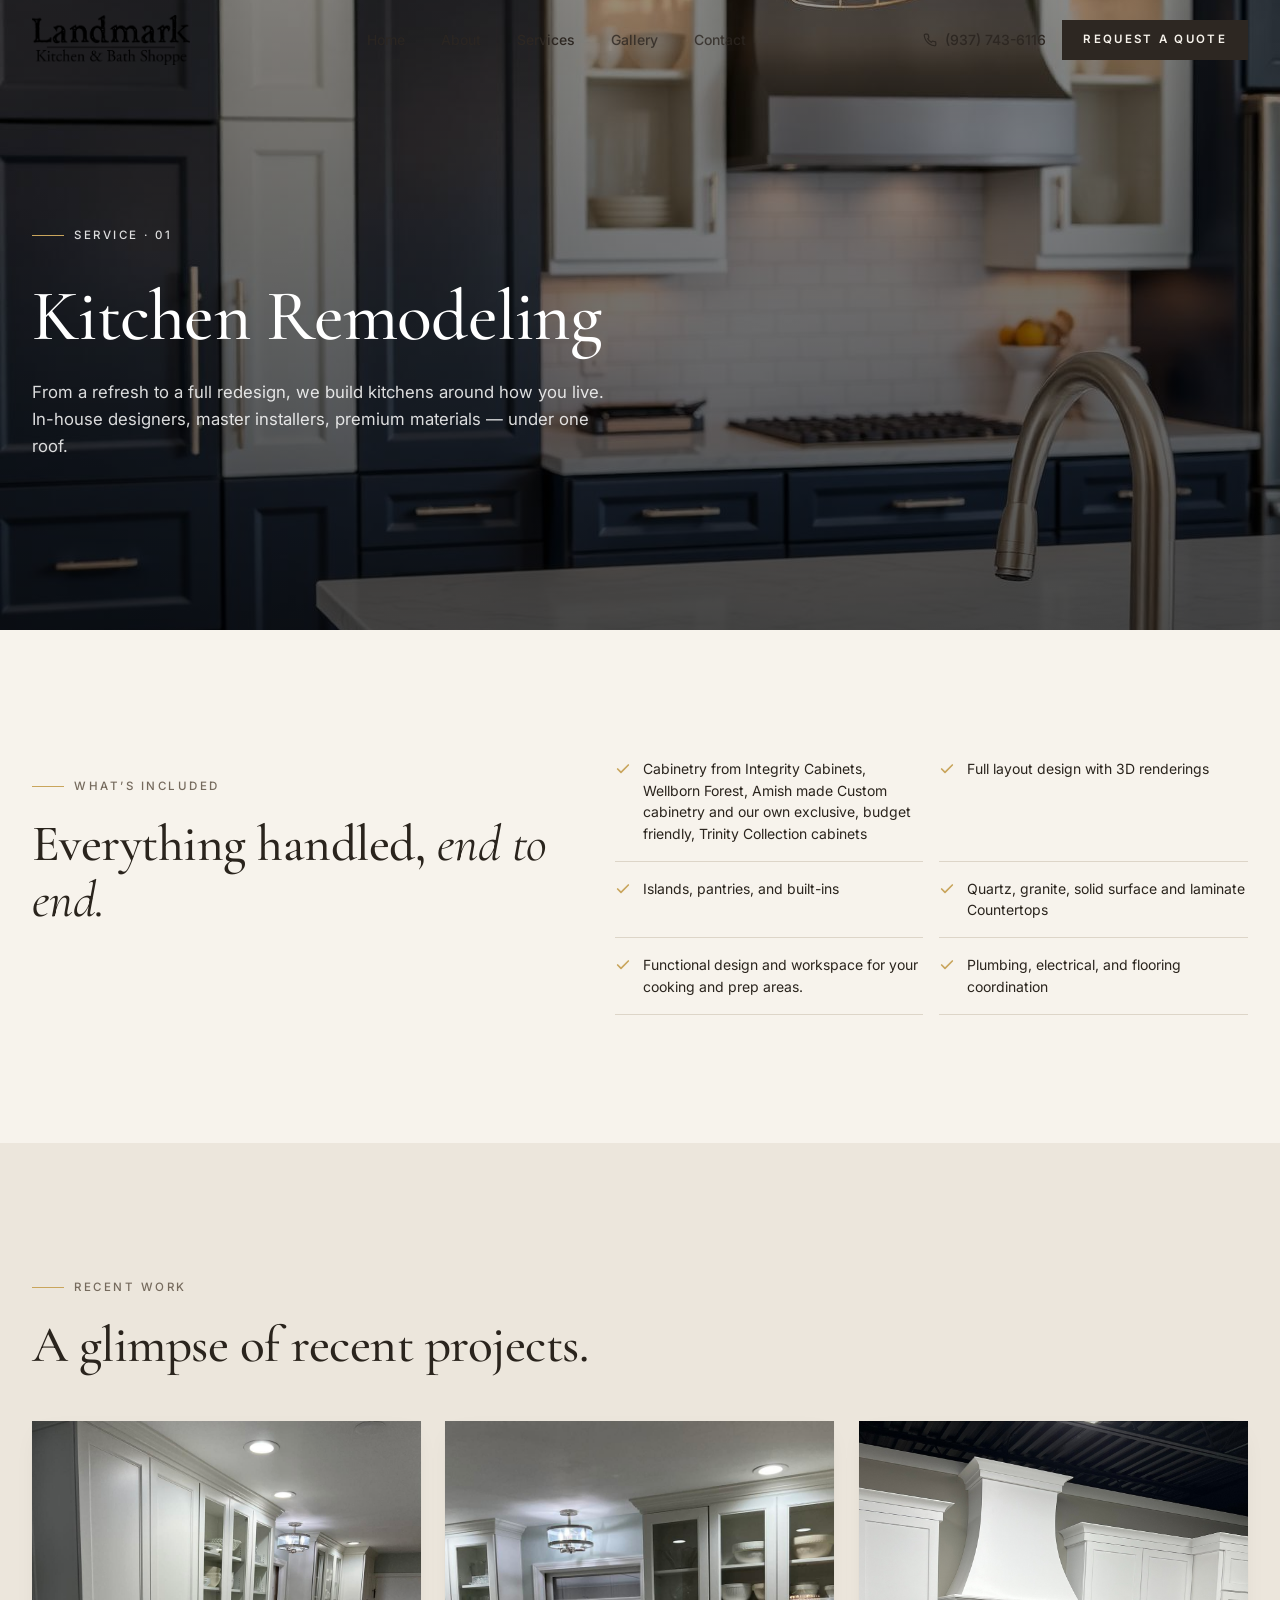
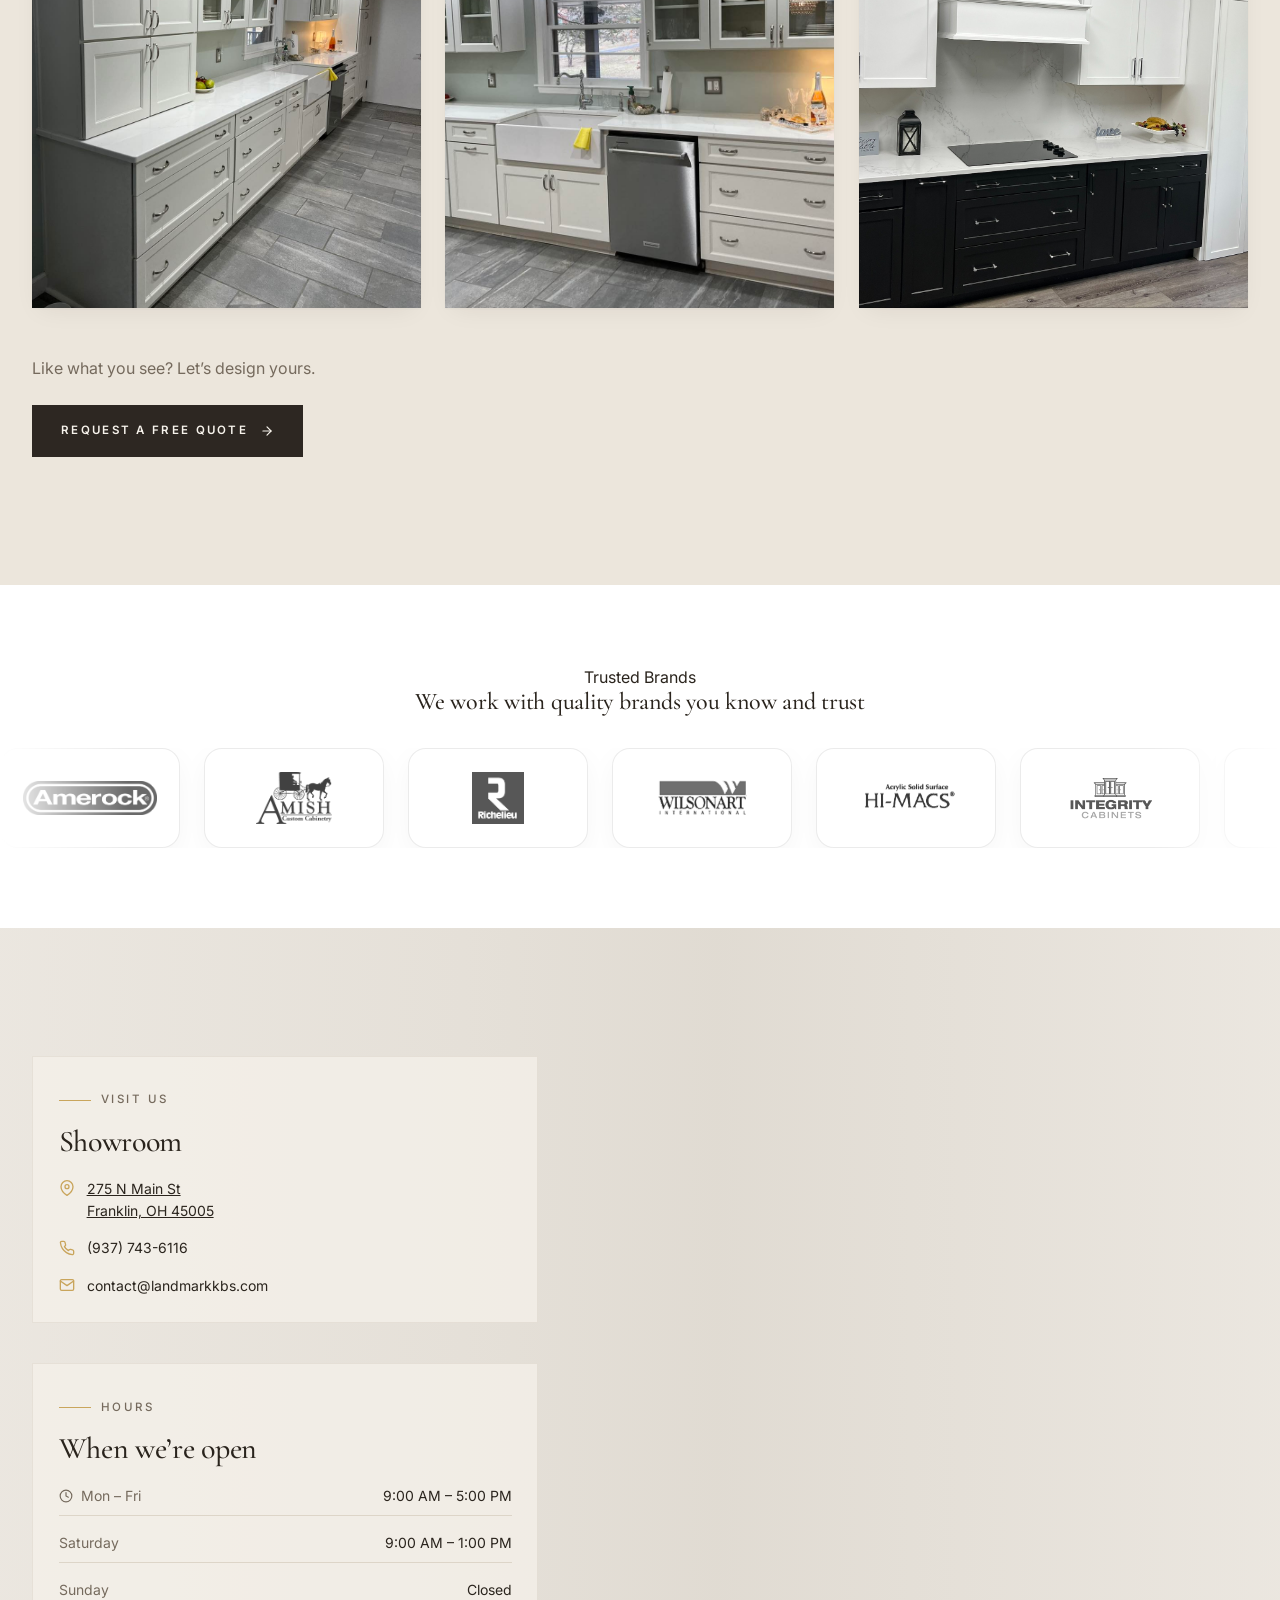
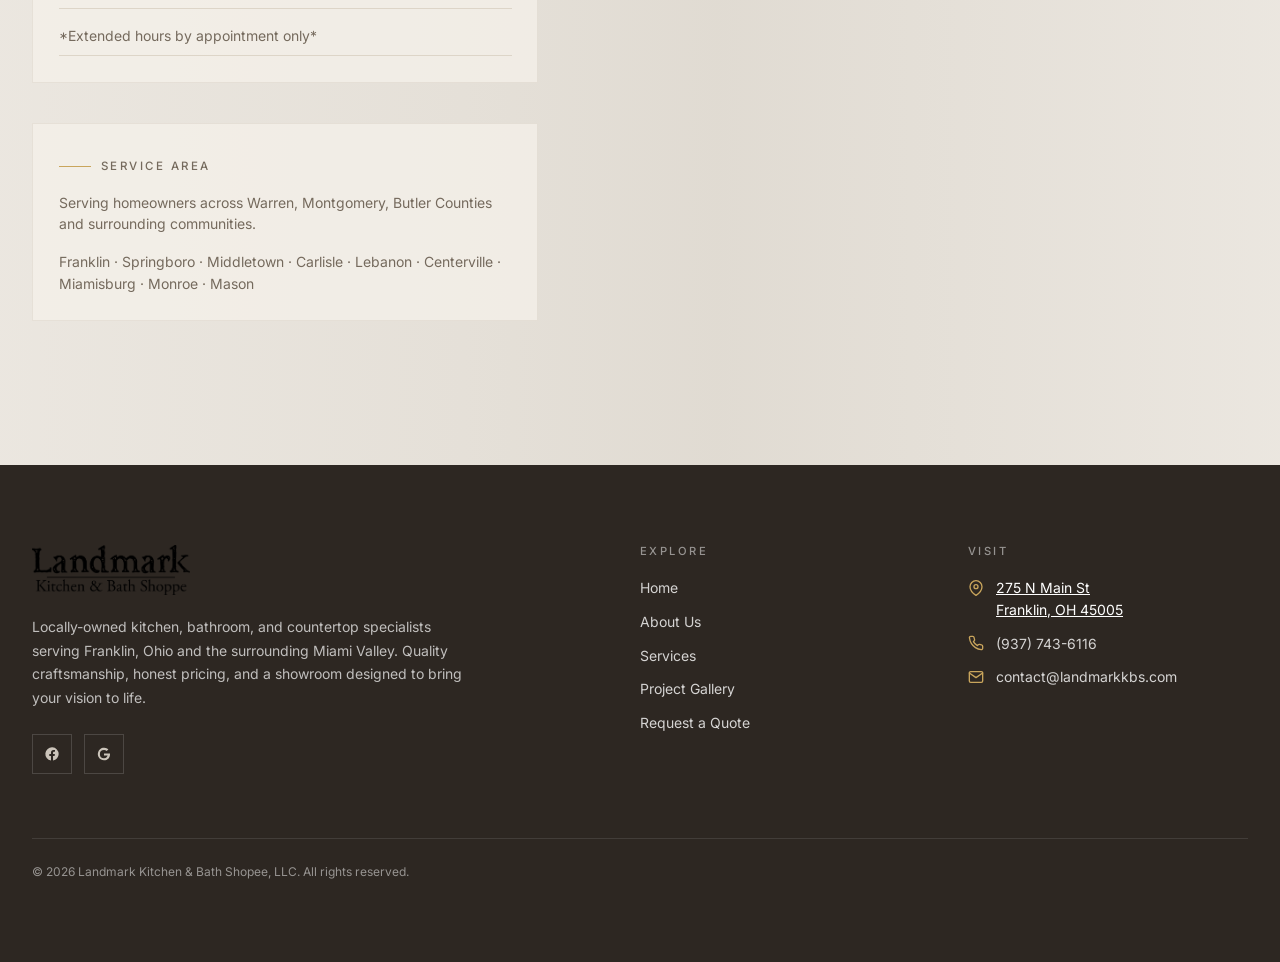
<file: services-kitchens.html>
<!DOCTYPE html>
<html lang="en">
<head>
  <!-- Google tag (gtag) -->
<script async src="https://www.googletagmanager.com/gtag/js?id=G-VXZ3EGWFTV"></script>
<script>
  window.dataLayer = window.dataLayer || [];
  function gtag(){dataLayer.push(arguments);}
  gtag('js', new Date());

  gtag('config', 'G-VXZ3EGWFTV');
</script>
<meta charset="UTF-8" />
<meta name="viewport" content="width=device-width, initial-scale=1" />
<title>Kitchen Remodeling in Franklin, OH | Custom Cabinets & Design</title>
<meta name="description" content="Award-winning kitchen remodeling in Franklin, Ohio. Custom cabinetry, islands, full layouts, and 3D design — installed by our in-house team." />
<meta name="author" content="Land Mark Kitchen, Bath & Countertop Shopee" />
<meta name="geo.region" content="US-OH" />
<meta name="geo.placename" content="Franklin, Ohio" />
<link rel="canonical" href="https://www.landmark-kitchen.net/services-kitchens.html" />

<!-- Open Graph -->
<meta property="og:type" content="website" />
<meta property="og:site_name" content="Land Mark Kitchen, Bath & Countertop Shopee" />
<meta property="og:title" content="Kitchen Remodeling in Franklin, OH | Custom Cabinets & Design" />
<meta property="og:description" content="Award-winning kitchen remodeling in Franklin, Ohio. Custom cabinetry, islands, full layouts, and 3D design — installed by our in-house team." />
<meta property="og:image" content="images/service-kitchen.jpg" />
<meta property="og:url" content="https://www.landmark-kitchen.net/services-kitchens.html" />

<!-- Twitter -->
<meta name="twitter:card" content="summary_large_image" />
<meta name="twitter:title" content="Kitchen Remodeling in Franklin, OH | Custom Cabinets & Design" />
<meta name="twitter:description" content="Award-winning kitchen remodeling in Franklin, Ohio. Custom cabinetry, islands, full layouts, and 3D design — installed by our in-house team." />
<meta name="twitter:image" content="images/service-kitchen.jpg" />

<!-- Fonts -->
<link rel="preconnect" href="https://fonts.googleapis.com" />
<link rel="preconnect" href="https://fonts.gstatic.com" crossorigin />
<link href="https://fonts.googleapis.com/css2?family=Cormorant+Garamond:wght@400;500;600&family=Inter:wght@400;500;600&display=swap" rel="stylesheet" />
<!-- Favicon -->
<link rel="icon" href="images/favicon.png" type="image/x-icon" />
<link rel="icon" type="image/png" sizes="32x32" href="images/favicon.png" />
<link rel="icon" type="image/png" sizes="16x16" href="images/favicon.png" />
<link rel="apple-touch-icon" sizes="180x180" href="images/favicon.png" />
<!-- Styles -->
<!-- Styles -->
<link rel="stylesheet" href="css/styles.css" />

<!-- Local Business Schema -->
<script type="application/ld+json">
{
  "@context": "https://schema.org",
  "@type": "LocalBusiness",
  "@id": "https://www.landmark-kitchen.net/#business",
  "name": "Land Mark Kitchen, Bath & Countertop Shopee",
  "image": "https://www.landmark-kitchen.net/images/hero-kitchen.jpg",
  "description": "Locally-owned kitchen, bathroom and countertop remodelers serving Franklin, Ohio and the Miami Valley.",
  "address": {
    "@type": "PostalAddress",
    "streetAddress": "275 N Main St",
    "addressLocality": "Franklin",
    "addressRegion": "OH",
    "postalCode": "45005",
    "addressCountry": "US"
  },
  "telephone": "+1-937-743-6116",
  "areaServed": ["Franklin OH","Springboro OH","Middletown OH","Carlisle OH","Lebanon OH"],
  "priceRange": "$$$"
}
</script>

</head>
<body>
<header class="site-header" role="banner">
  <div class="container-x header-inner">
<a href="index.html" class="logo" aria-label="Land Mark Kitchen, Bath & Countertop Shopee — Home">
  <img src="images/logo.png" alt="Land Mark Kitchen, Bath & Countertop Shopee Logo" class="logo-img" />
</a>

  <nav class="nav-desktop" aria-label="Primary">
      <a href="index.html" class="link-underline" style="color: #2d2722;">Home</a>
      <a href="about.html" class="link-underline" style="color: #2d2722;">About</a>
      <a href="services.html" class="link-underline" style="color: #2d2722;">Services</a>
      <a href="gallery.html" class="link-underline" style="color: #2d2722;">Gallery</a>
      <a href="contact.html" class="link-underline" style="color: #2d2722;">Contact</a>
    </nav>

    <div class="header-cta">
<a href="tel:+19375550123" class="nav-phone" style="color: #2d2722;">
        <svg width="14" height="14" viewBox="0 0 24 24" fill="none" stroke="currentColor" stroke-width="2" stroke-linecap="round" stroke-linejoin="round" aria-hidden="true"><path d="M22 16.92v3a2 2 0 0 1-2.18 2 19.79 19.79 0 0 1-8.63-3.07 19.5 19.5 0 0 1-6-6 19.79 19.79 0 0 1-3.07-8.67A2 2 0 0 1 4.11 2h3a2 2 0 0 1 2 1.72c.13.96.37 1.9.7 2.81a2 2 0 0 1-.45 2.11L8.09 9.91a16 16 0 0 0 6 6l1.27-1.27a2 2 0 0 1 2.11-.45c.91.33 1.85.57 2.81.7A2 2 0 0 1 22 16.92z"/></svg>
        (937) 743-6116
      </a>
      <a href="contact.html" class="btn btn-primary">Request a Quote</a>
    </div>

    <button type="button" class="menu-btn" aria-label="Toggle menu" aria-expanded="false" aria-controls="mobile-drawer">
      <svg class="icon-open" viewBox="0 0 24 24" fill="none" stroke="currentColor" stroke-width="2" stroke-linecap="round" stroke-linejoin="round" aria-hidden="true"><line x1="3" y1="12" x2="21" y2="12"/><line x1="3" y1="6" x2="21" y2="6"/><line x1="3" y1="18" x2="21" y2="18"/></svg>
      <svg class="icon-close" viewBox="0 0 24 24" fill="none" stroke="currentColor" stroke-width="2" stroke-linecap="round" stroke-linejoin="round" aria-hidden="true"><line x1="18" y1="6" x2="6" y2="18"/><line x1="6" y1="6" x2="18" y2="18"/></svg>
    </button>
  </div>

  <div class="mobile-drawer" id="mobile-drawer">
    <div class="container-x mobile-drawer-inner">
      <nav class="nav-mobile" aria-label="Mobile">
        <a href="index.html">Home</a>
        <a href="about.html">About</a>
        <a href="services.html">Services</a>
        <a href="gallery.html">Gallery</a>
        <a href="contact.html">Contact</a>
      </nav>
      <div class="mobile-cta">
        <a href="tel:+19375550123" class="nav-phone" style="color:var(--foreground);">
          <svg width="14" height="14" viewBox="0 0 24 24" fill="none" stroke="currentColor" stroke-width="2" stroke-linecap="round" stroke-linejoin="round" aria-hidden="true"><path d="M22 16.92v3a2 2 0 0 1-2.18 2 19.79 19.79 0 0 1-8.63-3.07 19.5 19.5 0 0 1-6-6 19.79 19.79 0 0 1-3.07-8.67A2 2 0 0 1 4.11 2h3a2 2 0 0 1 2 1.72c.13.96.37 1.9.7 2.81a2 2 0 0 1-.45 2.11L8.09 9.91a16 16 0 0 0 6 6l1.27-1.27a2 2 0 0 1 2.11-.45c.91.33 1.85.57 2.81.7A2 2 0 0 1 22 16.92z"/></svg>
          (937) 743-6116
        </a>
        <a href="contact.html" class="btn btn-primary">Request a Quote</a>
      </div>
    </div>
  </div>
</header>

<main>
  <section class="service-hero">
    <img src="images/service-kitchen.jpg" alt="Kitchen Remodeling remodeling project" width="1920" height="1080" />
    <div class="hero-overlay"></div>
    <div class="container-x hero-inner">
      <div class="hero-content">
        <p class="reveal eyebrow hero-eyebrow">Service · 01</p>
        <h1 class="reveal hero-title" data-delay="100" style="font-size:clamp(2.75rem,6vw,4.5rem);">Kitchen Remodeling</h1>
        <p class="reveal hero-sub" data-delay="200">From a refresh to a full redesign, we build kitchens around how you live. In-house designers, master installers, premium materials &mdash; under one roof.</p>
      </div>
    </div>
  </section>

  <section class="section">
    <div class="container-x bullet-grid">
      <div class="reveal-left split-text">
        <p class="eyebrow">What&rsquo;s Included</p>
        <h2>Everything handled, <em>end to end.</em></h2>
      </div>
      <ul class="reveal-right bullet-list">
        <li><svg viewBox="0 0 24 24" fill="none" stroke="currentColor" stroke-width="2.5" stroke-linecap="round" stroke-linejoin="round" aria-hidden="true"><polyline points="20 6 9 17 4 12"/></svg><span>Cabinetry from Integrity Cabinets, Wellborn Forest, Amish made Custom cabinetry and our own exclusive, budget friendly, Trinity Collection cabinets</span></li>
        <li><svg viewBox="0 0 24 24" fill="none" stroke="currentColor" stroke-width="2.5" stroke-linecap="round" stroke-linejoin="round" aria-hidden="true"><polyline points="20 6 9 17 4 12"/></svg><span>Full layout design with 3D renderings</span></li>
        <li><svg viewBox="0 0 24 24" fill="none" stroke="currentColor" stroke-width="2.5" stroke-linecap="round" stroke-linejoin="round" aria-hidden="true"><polyline points="20 6 9 17 4 12"/></svg><span>Islands, pantries, and built-ins</span></li>
        <li><svg viewBox="0 0 24 24" fill="none" stroke="currentColor" stroke-width="2.5" stroke-linecap="round" stroke-linejoin="round" aria-hidden="true"><polyline points="20 6 9 17 4 12"/></svg><span>Quartz, granite, solid surface and laminate Countertops</span></li>
        <li><svg viewBox="0 0 24 24" fill="none" stroke="currentColor" stroke-width="2.5" stroke-linecap="round" stroke-linejoin="round" aria-hidden="true"><polyline points="20 6 9 17 4 12"/></svg><span>Functional design and workspace for your cooking and prep areas.</span></li>
        <li><svg viewBox="0 0 24 24" fill="none" stroke="currentColor" stroke-width="2.5" stroke-linecap="round" stroke-linejoin="round" aria-hidden="true"><polyline points="20 6 9 17 4 12"/></svg><span>Plumbing, electrical, and flooring coordination</span></li>
      </ul>
    </div>
  </section>

  <section class="section section-secondary">
    <div class="container-x">
      <p class="reveal eyebrow">Recent Work</p>
      <h2 class="reveal" data-delay="100" style="margin-top:1.25rem;font-size:clamp(2.25rem,4vw,3.25rem);">A glimpse of recent projects.</h2>
      <div class="service-grid" style="margin-top:3rem;grid-template-columns:repeat(auto-fit,minmax(260px,1fr));">
        <figure class="reveal img-card" data-delay="0" style="aspect-ratio:4/5;"><img src="images/kitchen-project-3.jpg" alt="Kitchen Remodeling project 1" loading="lazy" /></figure>
        <figure class="reveal img-card" data-delay="120" style="aspect-ratio:4/5;"><img src="images/kitchen-project-4.jpg" alt="Kitchen Remodeling project 2" loading="lazy" /></figure>
        <figure class="reveal img-card" data-delay="240" style="aspect-ratio:4/5;"><img src="images/kitchen-project-5.jpg" alt="Kitchen Remodeling project 3" loading="lazy" /></figure>
      </div>
      <div style="margin-top:3rem;display:flex;flex-direction:column;gap:1.5rem;justify-content:space-between;align-items:flex-start;" class="featured-head">
        <p style="color:var(--muted-foreground);">Like what you see? Let&rsquo;s design yours.</p>
        <a href="contact.html" class="btn btn-primary">Request a Free Quote <svg class="btn-arrow" width="14" height="14" viewBox="0 0 24 24" fill="none" stroke="currentColor" stroke-width="2" stroke-linecap="round" stroke-linejoin="round" aria-hidden="true"><line x1="5" y1="12" x2="19" y2="12"/><polyline points="12 5 19 12 12 19"/></svg></a>
      </div>
    </div>
  </section>
</main>

<section class="brand-strip-section">
      <div class="container">
        <div class="brand-strip-header">
          <p class="section-tag">Trusted Brands</p>
          <h2>We work with quality brands you know and trust</h2>
        </div>

        <div class="brand-strip">
          <div class="brand-track">
            <!-- Original 10 logos -->
            <div class="brand-item"><a href="https://www.amerock.com/" target="_blank"><img src="images/brand-1.png"
                  alt="Brand 1" /></a></div>
            <div class="brand-item"><a href="amish-cabinetry.html" target="_blank"><img src="images/brand-2.png" alt="Brand 2" /></a></div>
            <div class="brand-item"><a href="https://www.richelieu.com/us/en/" target="_blank"><img
                  src="images/brand-4.jpg" alt="Brand 4" /></a></div>
            <div class="brand-item"><a href="https://www.wilsonart.com/" target="_blank"><img src="images/brand-9.png"
                  alt="Brand 9" /></a></div>
            <div class="brand-item"><a href="https://www.lxhausys.com/us/products/himacs-solid-surface/himacs-finder"
                target="_blank"><img src="images/brand-10.png" alt="Brand 10" /></a></div>
                 <div class="brand-item"><a href="https://www.integritycabinets.com/integrity-cabinets-home"
                target="_blank"><img src="images/brand-11.webp" alt="Brand 11" /></a></div>
                  <div class="brand-item"><a href="https://www.wellbornforest.com/"
                target="_blank"><img src="images/brand-12.jpg" alt="Brand 12" /></a></div>
                    <div class="brand-item"><a href="images/Tinityr%20Cabinetry%20Landmark%20tabloid.pdf"
                target="_blank"><img src="images/trinity-cabinetry.png" alt="Brand 13" /></a></div>
  <div class="brand-item"><a href="https://www.moen.com/"
                target="_blank"><img src="images/brand-14.png" alt="Brand 14" /></a></div>

            <!-- Duplicate logos for seamless loop -->
            <div class="brand-item"><a href="https://www.amerock.com/" target="_blank"><img src="images/brand-1.png"
                  alt="Brand 1" /></a></div>
            <div class="brand-item"><a href="amish-cabinetry.html" target="_blank"><img src="images/brand-2.png" alt="Brand 2" /></a></div>
            <div class="brand-item"><a href="https://www.richelieu.com/us/en/" target="_blank"><img
                  src="images/brand-4.jpg" alt="Brand 4" /></a></div>
            <div class="brand-item"><a href="https://www.wilsonart.com/" target="_blank"><img src="images/brand-9.png"
                  alt="Brand 9" /></a></div>
            <div class="brand-item"><a href="https://www.lxhausys.com/us/products/himacs-solid-surface/himacs-finder"
                target="_blank"><img src="images/brand-10.png" alt="Brand 10" /></a></div>
                     <div class="brand-item"><a href="https://www.integritycabinets.com/integrity-cabinets-home"
                target="_blank"><img src="images/brand-11.webp" alt="Brand 11" /></a></div>
                    <div class="brand-item"><a href="https://www.wellbornforest.com/"
                target="_blank"><img src="images/brand-12.jpg" alt="Brand 12" /></a></div>
                  <div class="brand-item"><a href="images/Tinityr%20Cabinetry%20Landmark%20tabloid.pdf"
                target="_blank"><img src="images/trinity-cabinetry.png" alt="Brand 13" /></a></div>
                 <div class="brand-item"><a href="https://www.moen.com/"
                target="_blank"><img src="images/brand-14.png" alt="Brand 14" /></a></div>

          </div>
        </div>
      </div>
    </section>
    <section class="section showroom-split-section" id="showroomSplitSection">
      <div class="showroom-bg-assemble" id="showroomAssembleScene" aria-hidden="true">
        <div class="showroom-piece showroom-piece-left"></div>
        <div class="showroom-piece showroom-piece-center"></div>
        <div class="showroom-piece showroom-piece-right"></div>
        <div class="showroom-bg-overlay"></div>
      </div>

      <div class="container-x contact-grid showroom-contact-grid">
        <div class="reveal-left showroom-content-panel">
          <div class="info-block">
            <p class="eyebrow">Visit Us</p>
            <h2>Showroom</h2>
            <ul>
              <li class="with-icon">
                <svg class="icon" viewBox="0 0 24 24" fill="none" stroke="currentColor" stroke-width="2"
                  stroke-linecap="round" stroke-linejoin="round" aria-hidden="true">
                  <path d="M21 10c0 7-9 13-9 13s-9-6-9-13a9 9 0 0 1 18 0z" />
                  <circle cx="12" cy="10" r="3" />
                </svg>
                <a href="https://www.google.com/maps/place/Landmark+Kitchen+%26+Bath+Shoppe/@39.5687788,-84.2998441,17.75z/data=!4m6!3m5!1s0x884061afb411c97f:0x6fa10caf52c0a411!8m2!3d39.5688643!4d-84.2999572!16s%2Fg%2F11c6lh_7v2?entry=ttu&g_ep=EgoyMDI2MDQyMi4wIKXMDSoASAFQAw%3D%3D" target="_blank"
                rel="noopener noreferrer" style="color:var(--foreground); text-decoration:none;">
                <span style="color: #2A241D; text-decoration: underline;">275 N Main St <br />Franklin, OH 45005</span>
              </a>
              </li>

              <li class="with-icon">
                <svg viewBox="0 0 24 24" fill="none" stroke="currentColor" stroke-width="2" stroke-linecap="round"
                  stroke-linejoin="round" aria-hidden="true">
                  <path
                    d="M22 16.92v3a2 2 0 0 1-2.18 2 19.79 19.79 0 0 1-8.63-3.07 19.5 19.5 0 0 1-6-6 19.79 19.79 0 0 1-3.07-8.67A2 2 0 0 1 4.11 2h3a2 2 0 0 1 2 1.72c.13.96.37 1.9.7 2.81a2 2 0 0 1-.45 2.11L8.09 9.91a16 16 0 0 0 6 6l1.27-1.27a2 2 0 0 1 2.11-.45c.91.33 1.85.57 2.81.7A2 2 0 0 1 22 16.92z" />
                </svg>
                <a href="tel:+19377436116" style="color:var(--foreground);">(937) 743-6116</a>
              </li>

              <li class="with-icon">
                <svg viewBox="0 0 24 24" fill="none" stroke="currentColor" stroke-width="2" stroke-linecap="round"
                  stroke-linejoin="round" aria-hidden="true">
                  <path d="M4 4h16c1.1 0 2 .9 2 2v12c0 1.1-.9 2-2 2H4c-1.1 0-2-.9-2-2V6c0-1.1.9-2 2-2z" />
                  <polyline points="22,6 12,13 2,6" />
                </svg>
                <a href="mailto:contact@landmarkkbs.com"
                  style="color:var(--foreground);">contact@landmarkkbs.com</a>
              </li>
            </ul>
          </div>

          <div class="info-block">
            <p class="eyebrow">Hours</p>
            <h2>When we&rsquo;re open</h2>
            <ul>
              <li class="hours-row">
                <span style="display:inline-flex;gap:.5rem;align-items:center;color:var(--muted-foreground);">
                  <svg width="14" height="14" viewBox="0 0 24 24" fill="none" stroke="currentColor" stroke-width="2"
                    stroke-linecap="round" stroke-linejoin="round" aria-hidden="true">
                    <circle cx="12" cy="12" r="10" />
                    <polyline points="12 6 12 12 16 14" />
                  </svg>
                  Mon &ndash; Fri
                </span>
                <span class="day">9:00 AM – 5:00 PM</span>
              </li>
              <li class="hours-row">
                <span style="color:var(--muted-foreground);">Saturday</span>
                <span class="day">9:00 AM – 1:00 PM</span>
              </li>
              <li class="hours-row">
                <span style="color:var(--muted-foreground);">Sunday</span>
                <span class="day">Closed</span>
              </li>
              <li class="hours-row">
                <span style="color:var(--muted-foreground);">*Extended hours by appointment only*</span>
              </li>
            </ul>
          </div>

          <div class="info-block">
            <p class="eyebrow">Service Area</p>
                <p style="margin-top:1rem;font-size:.875rem;color:var(--muted-foreground);">
               Serving homeowners across Warren, Montgomery, Butler Counties and surrounding communities.
            </p>
            <p style="margin-top:1rem;font-size:.875rem;color:var(--muted-foreground);">
              Franklin · Springboro · Middletown · Carlisle · Lebanon · Centerville · Miamisburg · Monroe · Mason
            </p>
          </div>
        </div>

        <div class="reveal-right showroom-form-panel">
          <div class="form-card">
            <form id="contact-form" class="contact-form" action="https://api.web3forms.com/submit" method="POST"
              novalidate>
              <input type="hidden" name="access_key" value="0137a8f3-aa27-4c1b-919e-de5c35360f5e" />
              <input type="hidden" name="subject" value="New Land Mark Kitchen, Bath & Countertop Shopee Lead" />
              <input type="hidden" name="from_name" value="Land Mark Kitchen, Bath & Countertop Shopee Website" />
              <input type="hidden" name="redirect" value="" />
              <input type="checkbox" name="botcheck" class="hidden-botcheck" tabindex="-1" autocomplete="off" />

              <div class="form-grid cols-2">
                <div class="form-field">
                  <label for="first">First name<span class="req">*</span></label>
                  <input type="text" id="first" name="first" required />
                </div>
                <div class="form-field">
                  <label for="last">Last name<span class="req">*</span></label>
                  <input type="text" id="last" name="last" required />
                </div>
              </div>

              <div class="form-grid cols-2">
                <div class="form-field">
                  <label for="email">Email<span class="req">*</span></label>
                  <input type="email" id="email" name="email" required />
                </div>
                <div class="form-field">
                  <label for="phone">Phone</label>
                  <input type="tel" id="phone" name="phone" />
                </div>
              </div>

              <div class="form-field">
                <label for="type">Project type</label>
                <select id="type" name="type">
                  <option value="Kitchen Remodel">Kitchen Remodel</option>
                  <option value="Bathroom Remodel">Bathroom Remodel</option>
                  <option value="Countertops">Countertops</option>
                   <option value="Outdoor">Outdoor</option>
                  <option value="Multiple / Whole-home">Multiple / Whole-home</option>
                  <option value="Just exploring">Just exploring</option>
                  <option value="Other">Other</option>
                </select>
              </div>

              <div class="form-field">
                <label for="message">Tell us about your project</label>
                <textarea id="message" name="message" rows="5"
                  placeholder="Rough timeline, budget range, what you&rsquo;re hoping to change…"></textarea>
              </div>

              <button type="submit" class="btn btn-primary" id="contact-submit-btn">
                Send Message
              </button>

              <p class="form-note">
                We&rsquo;ll never share your information. Replies typically within one business day.
              </p>

              <div id="form-status" class="form-status" aria-live="polite"></div>
               <div class="h-captcha" data-captcha="true"></div>
            </form>
          </div>
        </div>
      </div>
    </section>
  </main>

  <footer class="site-footer" role="contentinfo">
    <div class="container-x">
      <div class="footer-grid">
        <div class="footer-brand">
          <div class="logo">
            <a href="index.html" class="logo" aria-label="Land Mark Kitchen, Bath & Countertop Shopee — Home">
              <img src="images/logo.png" alt="Land Mark Kitchen, Bath & Countertop Shopee Logo" class="logo-img" />
            </a>
          </div>
          <p>Locally-owned kitchen, bathroom, and countertop specialists serving Franklin, Ohio and the surrounding
            Miami Valley. Quality craftsmanship, honest pricing, and a showroom designed to bring your vision to life.
          </p>
          <div class="social">
            <a href="https://www.facebook.com/landmarkkbs" aria-label="Facebook">
              <svg viewBox="0 0 24 24" fill="currentColor" aria-hidden="true">
                <path
                  d="M22 12a10 10 0 1 0-11.56 9.88v-6.99H7.9V12h2.54V9.79c0-2.51 1.49-3.9 3.78-3.9 1.09 0 2.24.2 2.24.2v2.46h-1.26c-1.24 0-1.63.77-1.63 1.56V12h2.78l-.45 2.89h-2.33v6.99A10 10 0 0 0 22 12z" />
              </svg>
            </a>
<a href="https://www.google.com/search?q=Landmark+Kitchen+%26+Bath+Shoppe" target="_blank" rel="noopener noreferrer" aria-label="Google">
  <svg viewBox="0 0 24 24" fill="currentColor" aria-hidden="true">
    <path d="M21.35 11.1H12v2.98h5.37c-.23 1.48-1.73 4.35-5.37 4.35a6.15 6.15 0 1 1 0-12.3 5.5 5.5 0 0 1 3.9 1.53l2.66-2.57A9.42 9.42 0 1 0 12 21.42c5.43 0 9.03-3.81 9.03-9.17 0-.61-.07-1.07-.18-1.15z"/>
  </svg>
</a>
          </div>
        </div>

        <div class="footer-col">
          <h4>Explore</h4>
          <ul>
            <li><a href="index.html" class="link-underline">Home</a></li>
            <li><a href="about.html" class="link-underline">About Us</a></li>
            <li><a href="services.html" class="link-underline">Services</a></li>
            <li><a href="gallery.html" class="link-underline">Project Gallery</a></li>
            <li><a href="contact.html" class="link-underline">Request a Quote</a></li>
          </ul>
        </div>

        <div class="footer-col">
          <h4>Visit</h4>
          <ul>
            <li class="with-icon">
              <svg viewBox="0 0 24 24" fill="none" stroke="currentColor" stroke-width="2" stroke-linecap="round"
                stroke-linejoin="round" aria-hidden="true">
                <path d="M21 10c0 7-9 13-9 13s-9-6-9-13a9 9 0 0 1 18 0z" />
                <circle cx="12" cy="10" r="3" />
              </svg>
              <a href="https://www.google.com/maps/place/Landmark+Kitchen+%26+Bath+Shoppe/@39.5687788,-84.2998441,17.75z/data=!4m6!3m5!1s0x884061afb411c97f:0x6fa10caf52c0a411!8m2!3d39.5688643!4d-84.2999572!16s%2Fg%2F11c6lh_7v2?entry=ttu&g_ep=EgoyMDI2MDQyMi4wIKXMDSoASAFQAw%3D%3D" target="_blank"
                rel="noopener noreferrer" style="color:var(--foreground); text-decoration:none;">
                <span style="color: white; text-decoration: underline;">275 N Main St <br />Franklin, OH 45005</span>
              </a>
            </li>
            <li class="with-icon">
              <svg viewBox="0 0 24 24" fill="none" stroke="currentColor" stroke-width="2" stroke-linecap="round"
                stroke-linejoin="round" aria-hidden="true">
                <path
                  d="M22 16.92v3a2 2 0 0 1-2.18 2 19.79 19.79 0 0 1-8.63-3.07 19.5 19.5 0 0 1-6-6 19.79 19.79 0 0 1-3.07-8.67A2 2 0 0 1 4.11 2h3a2 2 0 0 1 2 1.72c.13.96.37 1.9.7 2.81a2 2 0 0 1-.45 2.11L8.09 9.91a16 16 0 0 0 6 6l1.27-1.27a2 2 0 0 1 2.11-.45c.91.33 1.85.57 2.81.7A2 2 0 0 1 22 16.92z" />
              </svg>
              <a href="tel:+19377436116">(937) 743-6116</a>
            </li>
            <li class="with-icon">
              <svg viewBox="0 0 24 24" fill="none" stroke="currentColor" stroke-width="2" stroke-linecap="round"
                stroke-linejoin="round" aria-hidden="true">
                <path d="M4 4h16c1.1 0 2 .9 2 2v12c0 1.1-.9 2-2 2H4c-1.1 0-2-.9-2-2V6c0-1.1.9-2 2-2z" />
                <polyline points="22,6 12,13 2,6" />
              </svg>
              <a href="mailto:contact@landmarkkbs.com">contact@landmarkkbs.com</a>
            </li>
          </ul>
        </div>
      </div>

      <div class="footer-bottom">
        <p>© <span id="year"></span> Landmark Kitchen &amp; Bath Shopee, LLC. All rights reserved.</p>
      </div>
    </div>
  </footer>

  <script src="js/main.js" defer></script>
<script src="https://web3forms.com/client/script.js" async defer></script>
</body>

</html>
</file>
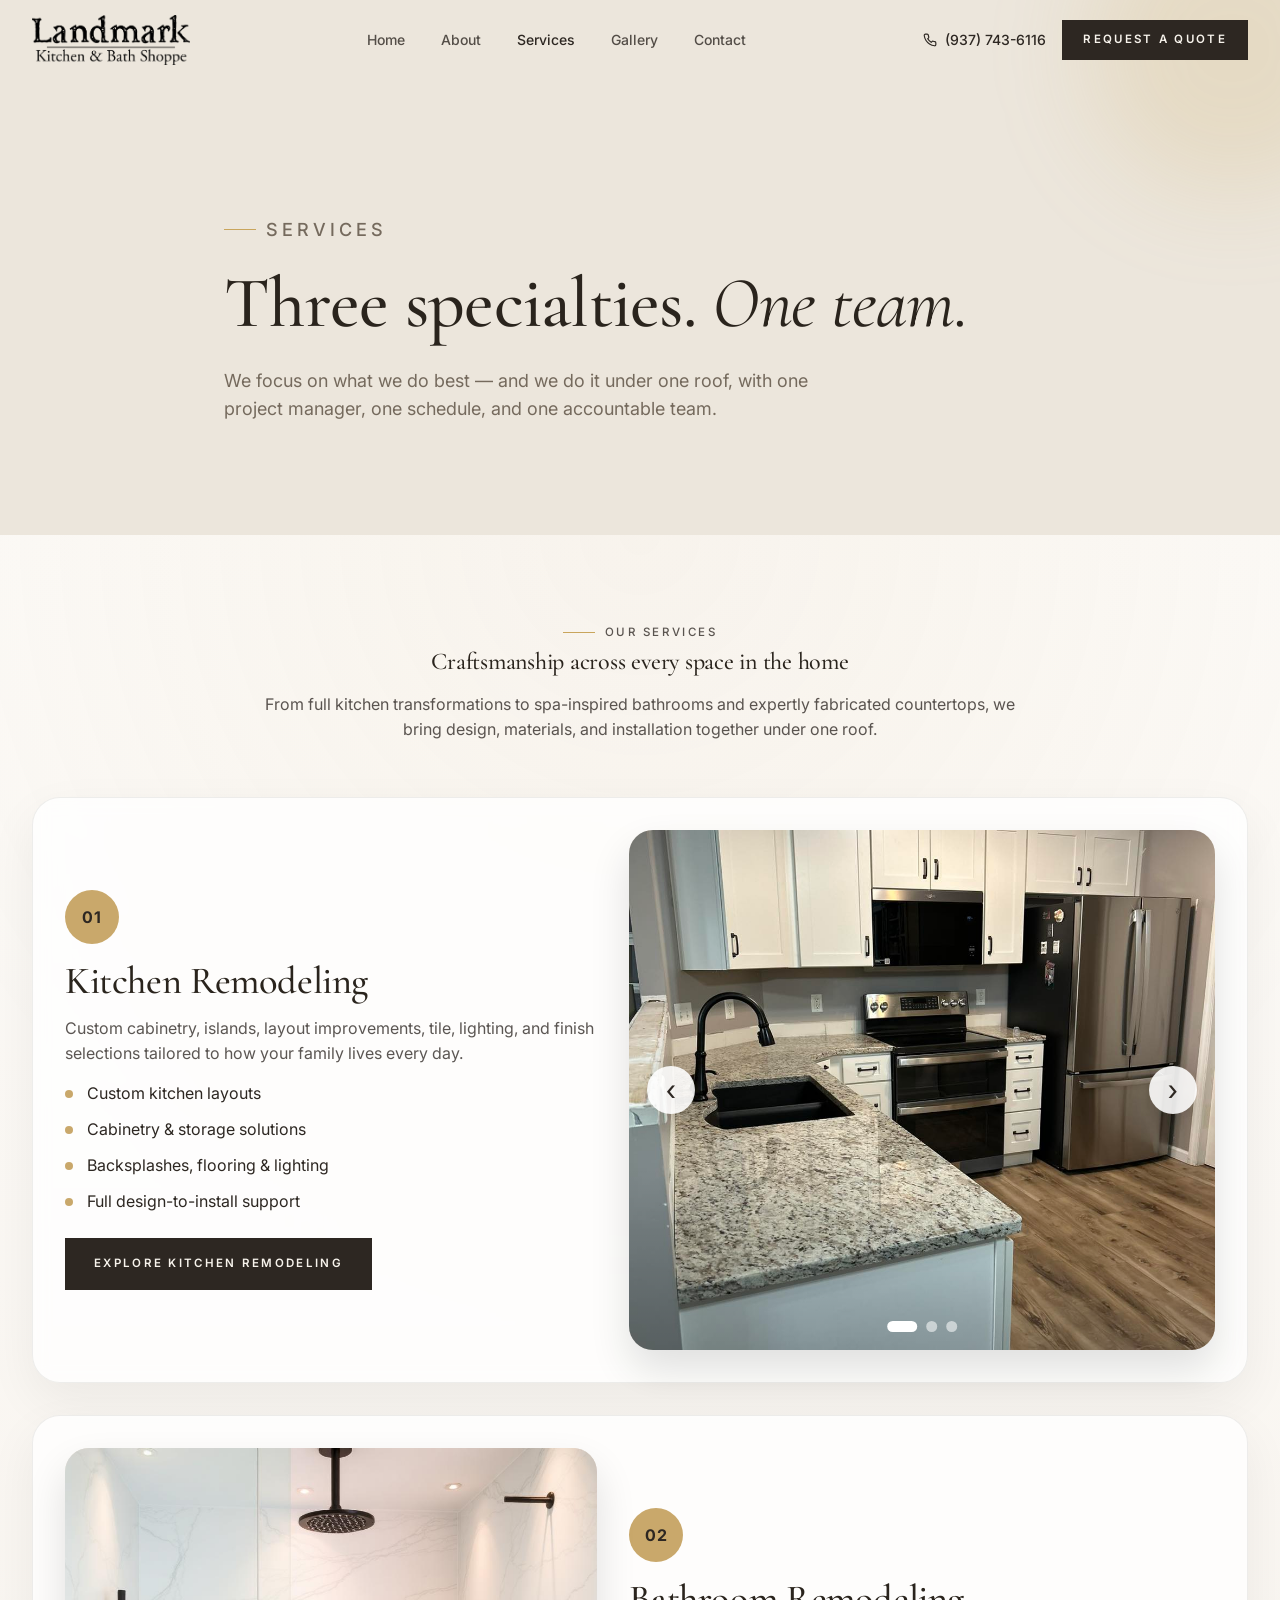
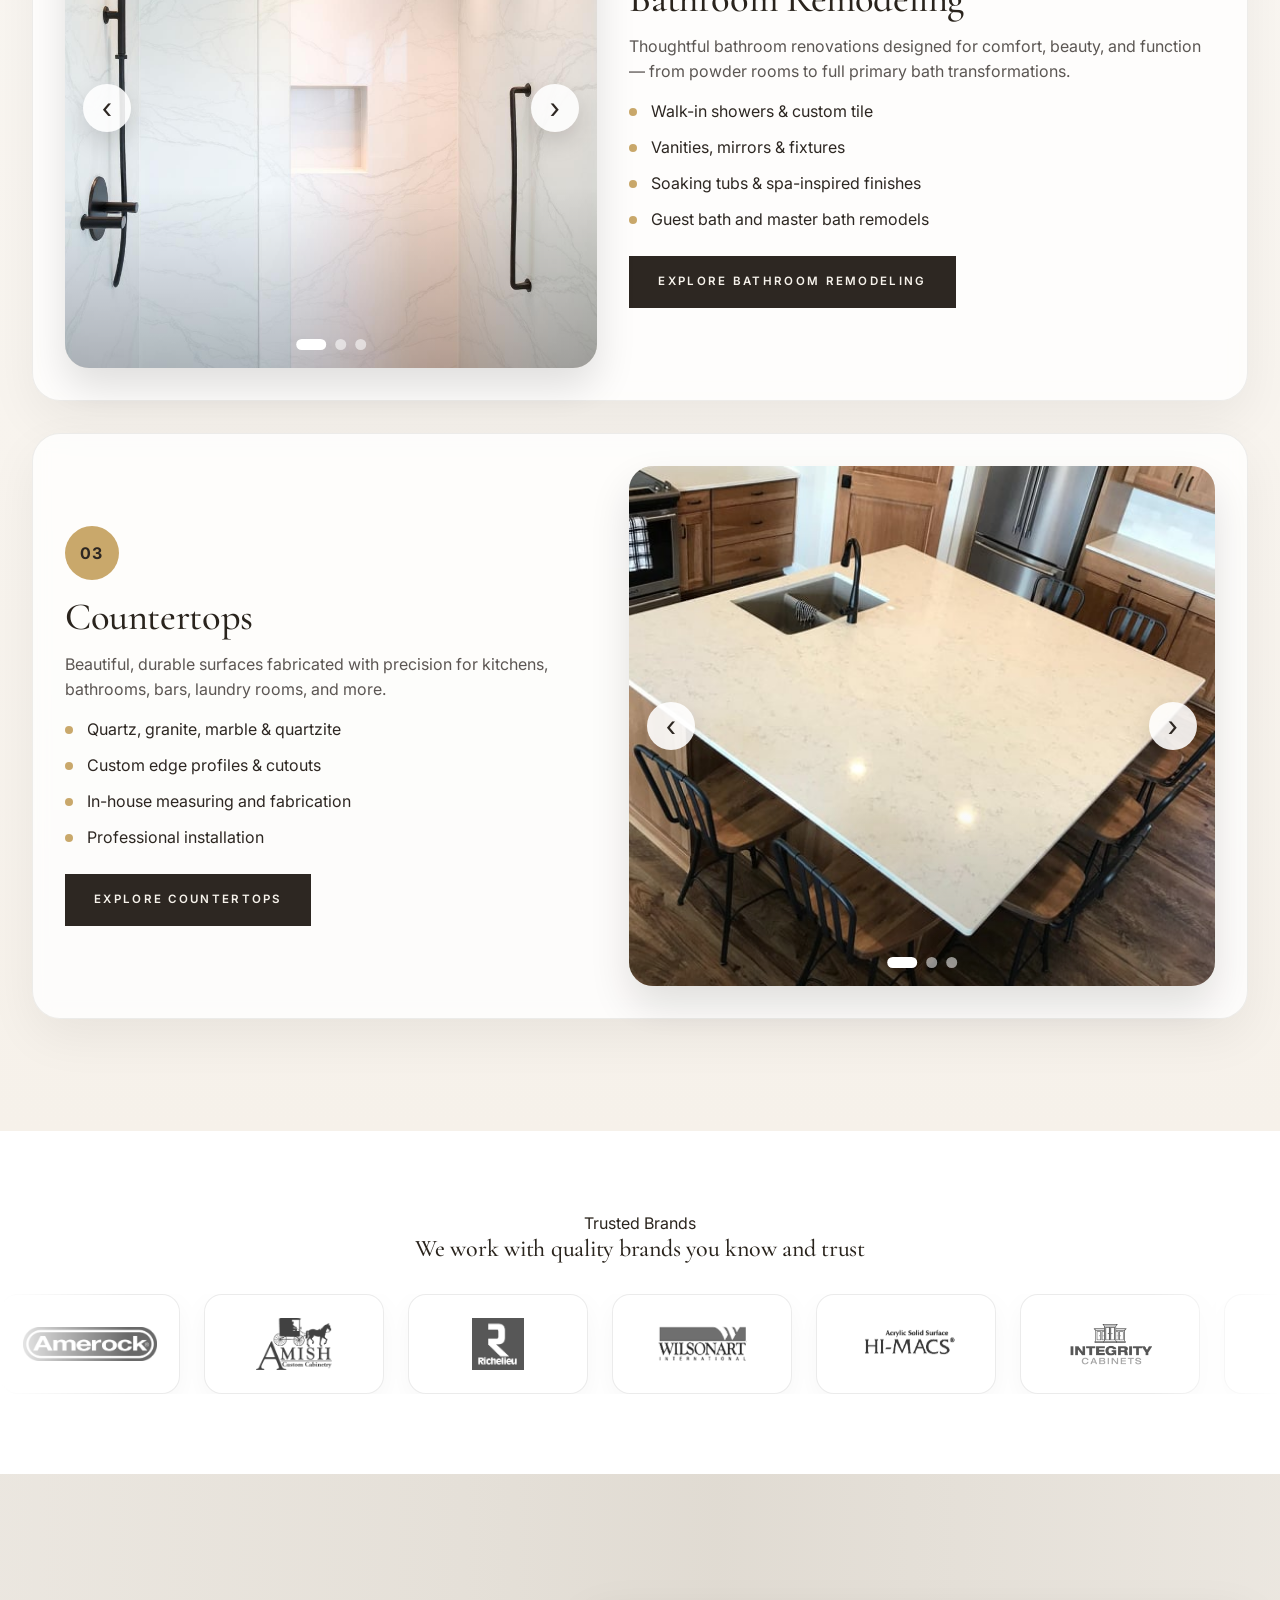
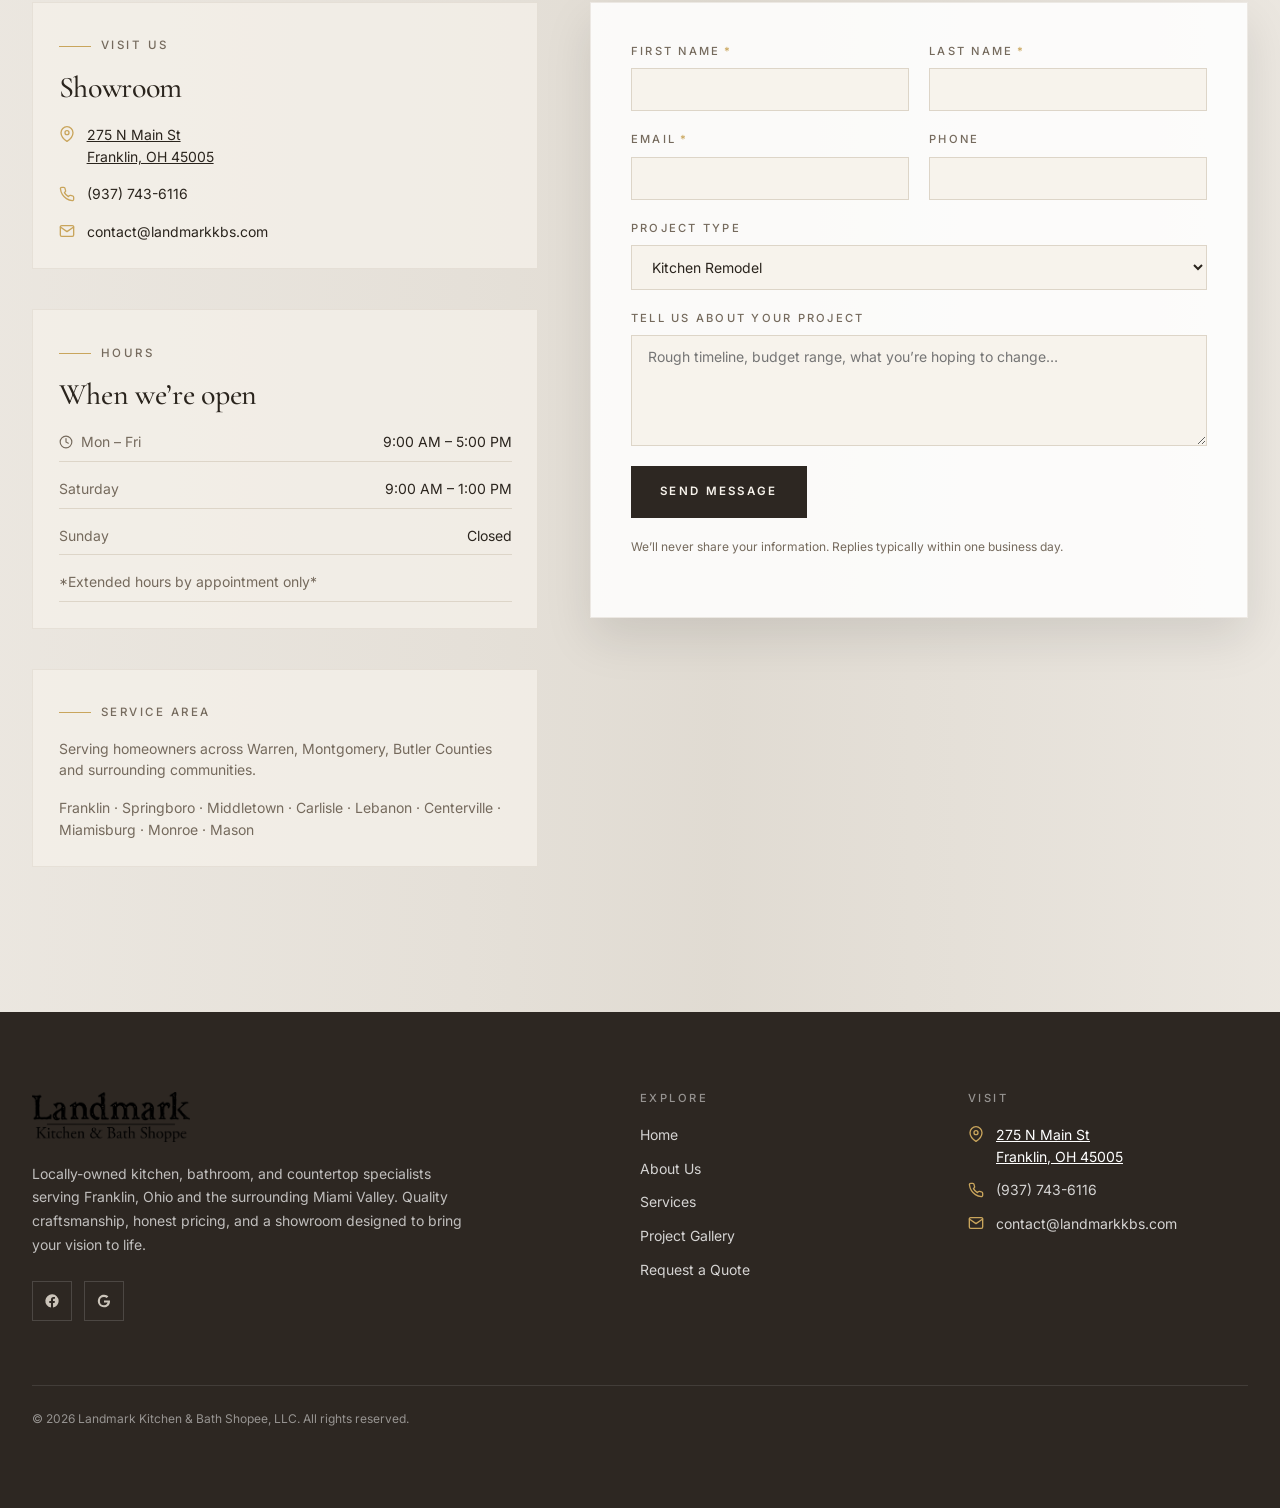
<file: services.html>
<!DOCTYPE html>
<html lang="en">
<head>
  <!-- Google tag (gtag) -->
<script async src="https://www.googletagmanager.com/gtag/js?id=G-VXZ3EGWFTV"></script>
<script>
  window.dataLayer = window.dataLayer || [];
  function gtag(){dataLayer.push(arguments);}
  gtag('js', new Date());

  gtag('config', 'G-VXZ3EGWFTV');
</script>
<meta charset="UTF-8" />
<meta name="viewport" content="width=device-width, initial-scale=1" />
<title>Services | Kitchens, Bathrooms & Countertops — Franklin, OH</title>
<meta name="description" content="Full-service kitchen, bathroom, and countertop remodeling in Franklin, Ohio. Custom cabinetry, tile, plumbing, and stone fabrication — all under one roof." />
<meta name="author" content="Land Mark Kitchen, Bath & Countertop Shopee" />
<meta name="geo.region" content="US-OH" />
<meta name="geo.placename" content="Franklin, Ohio" />
<link rel="canonical" href="https://www.landmark-kitchen.net/services.html" />

<!-- Open Graph -->
<meta property="og:type" content="website" />
<meta property="og:site_name" content="Land Mark Kitchen, Bath & Countertop Shopee" />
<meta property="og:title" content="Services | Kitchens, Bathrooms & Countertops — Franklin, OH" />
<meta property="og:description" content="Full-service kitchen, bathroom, and countertop remodeling in Franklin, Ohio. Custom cabinetry, tile, plumbing, and stone fabrication — all under one roof." />
<meta property="og:image" content="images/hero-kitchen.jpg" />
<meta property="og:url" content="https://www.landmark-kitchen.net/services.html" />

<!-- Twitter -->
<meta name="twitter:card" content="summary_large_image" />
<meta name="twitter:title" content="Services | Kitchens, Bathrooms & Countertops — Franklin, OH" />
<meta name="twitter:description" content="Full-service kitchen, bathroom, and countertop remodeling in Franklin, Ohio. Custom cabinetry, tile, plumbing, and stone fabrication — all under one roof." />
<meta name="twitter:image" content="images/hero-kitchen.jpg" />

<!-- Fonts -->
<link rel="preconnect" href="https://fonts.googleapis.com" />
<link rel="preconnect" href="https://fonts.gstatic.com" crossorigin />
<link href="https://fonts.googleapis.com/css2?family=Cormorant+Garamond:wght@400;500;600&family=Inter:wght@400;500;600&display=swap" rel="stylesheet" />
<!-- Favicon -->
<link rel="icon" href="images/favicon.png" type="image/x-icon" />
<link rel="icon" type="image/png" sizes="32x32" href="images/favicon.png" />
<link rel="icon" type="image/png" sizes="16x16" href="images/favicon.png" />
<link rel="apple-touch-icon" sizes="180x180" href="images/favicon.png" />
<!-- Styles -->
<!-- Styles -->
<link rel="stylesheet" href="css/styles.css" />

<!-- Local Business Schema -->
<script type="application/ld+json">
{
  "@context": "https://schema.org",
  "@type": "LocalBusiness",
  "@id": "https://www.landmark-kitchen.net/#business",
  "name": "Land Mark Kitchen, Bath & Countertop Shopee",
  "image": "https://www.landmark-kitchen.net/images/hero-kitchen.jpg",
  "description": "Locally-owned kitchen, bathroom and countertop remodelers serving Franklin, Ohio and the Miami Valley.",
  "address": {
    "@type": "PostalAddress",
    "streetAddress": "275 N Main St",
    "addressLocality": "Franklin",
    "addressRegion": "OH",
    "postalCode": "45005",
    "addressCountry": "US"
  },
  "telephone": "+1-937-743-6116",
  "areaServed": ["Franklin OH","Springboro OH","Middletown OH","Carlisle OH","Lebanon OH"],
  "priceRange": "$$$"
}
</script>

</head>
<body>
<header class="site-header" role="banner">
  <div class="container-x header-inner">
<a href="index.html" class="logo" aria-label="Land Mark Kitchen, Bath & Countertop Shopee — Home">
  <img src="images/logo.png" alt="Land Mark Kitchen, Bath & Countertop Shopee Logo" class="logo-img" />
</a>

  <nav class="nav-desktop" aria-label="Primary">
      <a href="index.html" class="link-underline" style="color: #2d2722;">Home</a>
      <a href="about.html" class="link-underline" style="color: #2d2722;">About</a>
      <a href="services.html" class="link-underline" style="color: #2d2722;">Services</a>
      <a href="gallery.html" class="link-underline" style="color: #2d2722;">Gallery</a>
      <a href="contact.html" class="link-underline" style="color: #2d2722;">Contact</a>
    </nav>

    <div class="header-cta">
      <a href="tel:+19375550123" class="nav-phone" style="color: #2d2722;">
        <svg width="14" height="14" viewBox="0 0 24 24" fill="none" stroke="currentColor" stroke-width="2" stroke-linecap="round" stroke-linejoin="round" aria-hidden="true"><path d="M22 16.92v3a2 2 0 0 1-2.18 2 19.79 19.79 0 0 1-8.63-3.07 19.5 19.5 0 0 1-6-6 19.79 19.79 0 0 1-3.07-8.67A2 2 0 0 1 4.11 2h3a2 2 0 0 1 2 1.72c.13.96.37 1.9.7 2.81a2 2 0 0 1-.45 2.11L8.09 9.91a16 16 0 0 0 6 6l1.27-1.27a2 2 0 0 1 2.11-.45c.91.33 1.85.57 2.81.7A2 2 0 0 1 22 16.92z"/></svg>
        (937) 743-6116
      </a>
      <a href="contact.html" class="btn btn-primary">Request a Quote</a>
    </div>

    <button type="button" class="menu-btn" aria-label="Toggle menu" aria-expanded="false" aria-controls="mobile-drawer">
      <svg class="icon-open" viewBox="0 0 24 24" fill="none" stroke="currentColor" stroke-width="2" stroke-linecap="round" stroke-linejoin="round" aria-hidden="true"><line x1="3" y1="12" x2="21" y2="12"/><line x1="3" y1="6" x2="21" y2="6"/><line x1="3" y1="18" x2="21" y2="18"/></svg>
      <svg class="icon-close" viewBox="0 0 24 24" fill="none" stroke="currentColor" stroke-width="2" stroke-linecap="round" stroke-linejoin="round" aria-hidden="true"><line x1="18" y1="6" x2="6" y2="18"/><line x1="6" y1="6" x2="18" y2="18"/></svg>
    </button>
  </div>

  <div class="mobile-drawer" id="mobile-drawer">
    <div class="container-x mobile-drawer-inner">
      <nav class="nav-mobile" aria-label="Mobile">
        <a href="index.html">Home</a>
        <a href="about.html">About</a>
        <a href="services.html">Services</a>
        <a href="gallery.html">Gallery</a>
        <a href="contact.html">Contact</a>
      </nav>
      <div class="mobile-cta">
        <a href="tel:+19375550123" class="nav-phone" style="color:var(--foreground);">
          <svg width="14" height="14" viewBox="0 0 24 24" fill="none" stroke="currentColor" stroke-width="2" stroke-linecap="round" stroke-linejoin="round" aria-hidden="true"><path d="M22 16.92v3a2 2 0 0 1-2.18 2 19.79 19.79 0 0 1-8.63-3.07 19.5 19.5 0 0 1-6-6 19.79 19.79 0 0 1-3.07-8.67A2 2 0 0 1 4.11 2h3a2 2 0 0 1 2 1.72c.13.96.37 1.9.7 2.81a2 2 0 0 1-.45 2.11L8.09 9.91a16 16 0 0 0 6 6l1.27-1.27a2 2 0 0 1 2.11-.45c.91.33 1.85.57 2.81.7A2 2 0 0 1 22 16.92z"/></svg>
          (937) 743-6116
        </a>
        <a href="contact.html" class="btn btn-primary">Request a Quote</a>
      </div>
    </div>
  </div>
</header>

<main>
  <section class="page-hero">
    <div class="page-hero-glow"></div>
    <div class="container-x page-hero-content">
      <p class="reveal eyebrow">Services</p>
      <h1 class="reveal" data-delay="100">Three specialties. <em>One team.</em></h1>
      <p class="reveal" data-delay="200">We focus on what we do best &mdash; and we do it under one roof, with one project manager, one schedule, and one accountable team.</p>
    </div>
  </section>

<section class="section services-showcase">
  <div class="container-x">
    <div class="services-showcase-intro reveal">
      <p class="eyebrow">Our Services</p>
      <h2>Craftsmanship across every space in the home</h2>
      <p>
        From full kitchen transformations to spa-inspired bathrooms and expertly fabricated countertops,
        we bring design, materials, and installation together under one roof.
      </p>
    </div>

    <!-- Kitchen -->
    <article class="service-feature reveal">
      <div class="service-feature-copy">
        <span class="service-number">01</span>
        <h3>Kitchen Remodeling</h3>
        <p>
          Custom cabinetry, islands, layout improvements, tile, lighting, and finish selections tailored
          to how your family lives every day.
        </p>
        <ul class="service-feature-list">
          <li>Custom kitchen layouts</li>
          <li>Cabinetry & storage solutions</li>
          <li>Backsplashes, flooring & lighting</li>
          <li>Full design-to-install support</li>
        </ul>
        <a href="services-kitchens.html" class="btn btn-primary">Explore Kitchen Remodeling</a>
      </div>

      <div class="service-slider" data-slider>
        <div class="service-slider-track">
          <div class="service-slide active">
            <img src="images/kitchen-project-1.jpg" alt="Custom kitchen remodeling project in Franklin Ohio" />
          </div>
          <div class="service-slide">
            <img src="images/kitchen-project-2.jpg" alt="Kitchen island and cabinetry renovation" />
          </div>
          <div class="service-slide">
            <img src="images/kitchen-project-3.jpg" alt="Bright kitchen remodel with custom finishes" />
          </div>
          <div class="service-slide active">
            <img src="images/project-image-10.jpg" alt="Custom kitchen remodeling project in Franklin Ohio" />
          </div>
          <div class="service-slide">
            <img src="images/project-image-9.jpg" alt="Kitchen island and cabinetry renovation" />
          </div>
          <div class="service-slide">
            <img src="images/project-image-8.jpg" alt="Bright kitchen remodel with custom finishes" />
          </div>
                    <div class="service-slide">
            <img src="images/project-image-5.jpg" alt="Kitchen island and cabinetry renovation" />
          </div>
          <div class="service-slide">
            <img src="images/project-image-1.jpg" alt="Bright kitchen remodel with custom finishes" />
          </div>
        </div>

        <button class="service-slider-btn prev" type="button" aria-label="Previous kitchen image">‹</button>
        <button class="service-slider-btn next" type="button" aria-label="Next kitchen image">›</button>

        <div class="service-slider-dots" aria-label="Kitchen slideshow navigation">
          <button class="dot active" type="button" aria-label="Go to kitchen image 1"></button>
          <button class="dot" type="button" aria-label="Go to kitchen image 2"></button>
          <button class="dot" type="button" aria-label="Go to kitchen image 3"></button>
        </div>
      </div>
    </article>

    <!-- Bathroom -->
    <article class="service-feature service-feature-reverse reveal" data-delay="100">
      <div class="service-feature-copy">
        <span class="service-number">02</span>
        <h3>Bathroom Remodeling</h3>
        <p>
          Thoughtful bathroom renovations designed for comfort, beauty, and function — from powder rooms
          to full primary bath transformations.
        </p>
        <ul class="service-feature-list">
          <li>Walk-in showers & custom tile</li>
          <li>Vanities, mirrors & fixtures</li>
          <li>Soaking tubs & spa-inspired finishes</li>
          <li>Guest bath and master bath remodels</li>
        </ul>
        <a href="services-bathrooms.html" class="btn btn-primary">Explore Bathroom Remodeling</a>
      </div>

      <div class="service-slider" data-slider>
        <div class="service-slider-track">
                    <div class="service-slide">
            <img src="images/project-6.jpg" alt="Walk-in shower with tile details" />
          </div>
          <div class="service-slide active">
            <img src="images/bathroom-project-4.jpg" alt="Luxury bathroom remodeling project" />
          </div>
          <div class="service-slide">
            <img src="images/bathroom-project-3.jpg" alt="Modern bathroom vanity renovation" />
          </div>
                    <div class="service-slide active">
            <img src="images/project-image-2.jpg" alt="Luxury bathroom remodeling project" />
          </div>
          <div class="service-slide">
            <img src="images/project-image-3.jpg" alt="Walk-in shower with tile details" />
          </div>
          <div class="service-slide">
            <img src="images/bathroom-project-5.jpg" alt="Modern bathroom vanity renovation" />
          </div>
        </div>

        <button class="service-slider-btn prev" type="button" aria-label="Previous bathroom image">‹</button>
        <button class="service-slider-btn next" type="button" aria-label="Next bathroom image">›</button>

        <div class="service-slider-dots" aria-label="Bathroom slideshow navigation">
          <button class="dot active" type="button" aria-label="Go to bathroom image 1"></button>
          <button class="dot" type="button" aria-label="Go to bathroom image 2"></button>
          <button class="dot" type="button" aria-label="Go to bathroom image 3"></button>
        </div>
      </div>
    </article>

    <!-- Countertops -->
    <article class="service-feature reveal" data-delay="200">
      <div class="service-feature-copy">
        <span class="service-number">03</span>
        <h3>Countertops</h3>
        <p>
          Beautiful, durable surfaces fabricated with precision for kitchens, bathrooms, bars, laundry rooms,
          and more.
        </p>
        <ul class="service-feature-list">
          <li>Quartz, granite, marble & quartzite</li>
          <li>Custom edge profiles & cutouts</li>
          <li>In-house measuring and fabrication</li>
          <li>Professional installation</li>
        </ul>
        <a href="services-countertops.html" class="btn btn-primary">Explore Countertops</a>
      </div>

      <div class="service-slider" data-slider>
        <div class="service-slider-track">
                    <div class="service-slide">
            <img src="images/countertops-project-2.jpg" alt="Stone countertop fabrication detail" />
          </div>
          <div class="service-slide active">
            <img src="images/countertops-project-1.jpg" alt="Quartz countertop installation" />
          </div>
          <div class="service-slide">
            <img src="images/countertops-project-3.jpg" alt="Luxury countertop finish in kitchen" />
          </div>
                    <div class="service-slide active">
            <img src="images/countertops-project-4.jpg" alt="Quartz countertop installation" />
          </div>
          <div class="service-slide">
            <img src="images/project-image-9.jpg" alt="Stone countertop fabrication detail" />
          </div>
          <div class="service-slide">
            <img src="images/project-image-7.jpg" alt="Luxury countertop finish in kitchen" />
          </div>
             <div class="service-slide">
            <img src="images/countertops-project-5.jpg" alt="Luxury countertop finish in kitchen" />
          </div>
        </div>
        

        <button class="service-slider-btn prev" type="button" aria-label="Previous countertop image">‹</button>
        <button class="service-slider-btn next" type="button" aria-label="Next countertop image">›</button>

        <div class="service-slider-dots" aria-label="Countertop slideshow navigation">
          <button class="dot active" type="button" aria-label="Go to countertop image 1"></button>
          <button class="dot" type="button" aria-label="Go to countertop image 2"></button>
          <button class="dot" type="button" aria-label="Go to countertop image 3"></button>
        </div>
      </div>
    </article>
  </div>
</section>
</main>

<section class="brand-strip-section">
      <div class="container">
        <div class="brand-strip-header">
          <p class="section-tag">Trusted Brands</p>
          <h2>We work with quality brands you know and trust</h2>
        </div>

        <div class="brand-strip">
          <div class="brand-track">
            <!-- Original 10 logos -->
            <div class="brand-item"><a href="https://www.amerock.com/" target="_blank"><img src="images/brand-1.png"
                  alt="Brand 1" /></a></div>
            <div class="brand-item"><a href="amish-cabinetry.html" target="_blank"><img src="images/brand-2.png" alt="Brand 2" /></a></div>
            <div class="brand-item"><a href="https://www.richelieu.com/us/en/" target="_blank"><img
                  src="images/brand-4.jpg" alt="Brand 4" /></a></div>
            <div class="brand-item"><a href="https://www.wilsonart.com/" target="_blank"><img src="images/brand-9.png"
                  alt="Brand 9" /></a></div>
            <div class="brand-item"><a href="https://www.lxhausys.com/us/products/himacs-solid-surface/himacs-finder"
                target="_blank"><img src="images/brand-10.png" alt="Brand 10" /></a></div>
                 <div class="brand-item"><a href="https://www.integritycabinets.com/integrity-cabinets-home"
                target="_blank"><img src="images/brand-11.webp" alt="Brand 11" /></a></div>
                  <div class="brand-item"><a href="https://www.wellbornforest.com/"
                target="_blank"><img src="images/brand-12.jpg" alt="Brand 12" /></a></div>
                    <div class="brand-item"><a href="images/Tinityr%20Cabinetry%20Landmark%20tabloid.pdf"
                target="_blank"><img src="images/trinity-cabinetry.png" alt="Brand 13" /></a></div>
  <div class="brand-item"><a href="https://www.moen.com/"
                target="_blank"><img src="images/brand-14.png" alt="Brand 14" /></a></div>

            <!-- Duplicate logos for seamless loop -->
            <div class="brand-item"><a href="https://www.amerock.com/" target="_blank"><img src="images/brand-1.png"
                  alt="Brand 1" /></a></div>
            <div class="brand-item"><a href="amish-cabinetry.html" target="_blank"><img src="images/brand-2.png" alt="Brand 2" /></a></div>
            <div class="brand-item"><a href="https://www.richelieu.com/us/en/" target="_blank"><img
                  src="images/brand-4.jpg" alt="Brand 4" /></a></div>
            <div class="brand-item"><a href="https://www.wilsonart.com/" target="_blank"><img src="images/brand-9.png"
                  alt="Brand 9" /></a></div>
            <div class="brand-item"><a href="https://www.lxhausys.com/us/products/himacs-solid-surface/himacs-finder"
                target="_blank"><img src="images/brand-10.png" alt="Brand 10" /></a></div>
                     <div class="brand-item"><a href="https://www.integritycabinets.com/integrity-cabinets-home"
                target="_blank"><img src="images/brand-11.webp" alt="Brand 11" /></a></div>
                    <div class="brand-item"><a href="https://www.wellbornforest.com/"
                target="_blank"><img src="images/brand-12.jpg" alt="Brand 12" /></a></div>
                  <div class="brand-item"><a href="images/Tinityr%20Cabinetry%20Landmark%20tabloid.pdf"
                target="_blank"><img src="images/trinity-cabinetry.png" alt="Brand 13" /></a></div>
                 <div class="brand-item"><a href="https://www.moen.com/"
                target="_blank"><img src="images/brand-14.png" alt="Brand 14" /></a></div>

          </div>
        </div>
      </div>
    </section>
    <section class="section showroom-split-section" id="showroomSplitSection">
      <div class="showroom-bg-assemble" id="showroomAssembleScene" aria-hidden="true">
        <div class="showroom-piece showroom-piece-left"></div>
        <div class="showroom-piece showroom-piece-center"></div>
        <div class="showroom-piece showroom-piece-right"></div>
        <div class="showroom-bg-overlay"></div>
      </div>

      <div class="container-x contact-grid showroom-contact-grid">
        <div class="reveal-left showroom-content-panel">
          <div class="info-block">
            <p class="eyebrow">Visit Us</p>
            <h2>Showroom</h2>
            <ul>
              <li class="with-icon">
                <svg class="icon" viewBox="0 0 24 24" fill="none" stroke="currentColor" stroke-width="2"
                  stroke-linecap="round" stroke-linejoin="round" aria-hidden="true">
                  <path d="M21 10c0 7-9 13-9 13s-9-6-9-13a9 9 0 0 1 18 0z" />
                  <circle cx="12" cy="10" r="3" />
                </svg>
                <a href="https://www.google.com/maps/place/Landmark+Kitchen+%26+Bath+Shoppe/@39.5687788,-84.2998441,17.75z/data=!4m6!3m5!1s0x884061afb411c97f:0x6fa10caf52c0a411!8m2!3d39.5688643!4d-84.2999572!16s%2Fg%2F11c6lh_7v2?entry=ttu&g_ep=EgoyMDI2MDQyMi4wIKXMDSoASAFQAw%3D%3D" target="_blank"
                rel="noopener noreferrer" style="color:var(--foreground); text-decoration:none;">
                <span style="color: #2A241D; text-decoration: underline;">275 N Main St <br />Franklin, OH 45005</span>
              </a>
              </li>

              <li class="with-icon">
                <svg viewBox="0 0 24 24" fill="none" stroke="currentColor" stroke-width="2" stroke-linecap="round"
                  stroke-linejoin="round" aria-hidden="true">
                  <path
                    d="M22 16.92v3a2 2 0 0 1-2.18 2 19.79 19.79 0 0 1-8.63-3.07 19.5 19.5 0 0 1-6-6 19.79 19.79 0 0 1-3.07-8.67A2 2 0 0 1 4.11 2h3a2 2 0 0 1 2 1.72c.13.96.37 1.9.7 2.81a2 2 0 0 1-.45 2.11L8.09 9.91a16 16 0 0 0 6 6l1.27-1.27a2 2 0 0 1 2.11-.45c.91.33 1.85.57 2.81.7A2 2 0 0 1 22 16.92z" />
                </svg>
                <a href="tel:+19377436116" style="color:var(--foreground);">(937) 743-6116</a>
              </li>

              <li class="with-icon">
                <svg viewBox="0 0 24 24" fill="none" stroke="currentColor" stroke-width="2" stroke-linecap="round"
                  stroke-linejoin="round" aria-hidden="true">
                  <path d="M4 4h16c1.1 0 2 .9 2 2v12c0 1.1-.9 2-2 2H4c-1.1 0-2-.9-2-2V6c0-1.1.9-2 2-2z" />
                  <polyline points="22,6 12,13 2,6" />
                </svg>
                <a href="mailto:contact@landmarkkbs.com"
                  style="color:var(--foreground);">contact@landmarkkbs.com</a>
              </li>
            </ul>
          </div>

          <div class="info-block">
            <p class="eyebrow">Hours</p>
            <h2>When we&rsquo;re open</h2>
            <ul>
              <li class="hours-row">
                <span style="display:inline-flex;gap:.5rem;align-items:center;color:var(--muted-foreground);">
                  <svg width="14" height="14" viewBox="0 0 24 24" fill="none" stroke="currentColor" stroke-width="2"
                    stroke-linecap="round" stroke-linejoin="round" aria-hidden="true">
                    <circle cx="12" cy="12" r="10" />
                    <polyline points="12 6 12 12 16 14" />
                  </svg>
                  Mon &ndash; Fri
                </span>
                <span class="day">9:00 AM – 5:00 PM</span>
              </li>
              <li class="hours-row">
                <span style="color:var(--muted-foreground);">Saturday</span>
                <span class="day">9:00 AM – 1:00 PM</span>
              </li>
              <li class="hours-row">
                <span style="color:var(--muted-foreground);">Sunday</span>
                <span class="day">Closed</span>
              </li>
              <li class="hours-row">
                <span style="color:var(--muted-foreground);">*Extended hours by appointment only*</span>
              </li>
            </ul>
          </div>

          <div class="info-block">
            <p class="eyebrow">Service Area</p>
                <p style="margin-top:1rem;font-size:.875rem;color:var(--muted-foreground);">
               Serving homeowners across Warren, Montgomery, Butler Counties and surrounding communities.
            </p>
            <p style="margin-top:1rem;font-size:.875rem;color:var(--muted-foreground);">
              Franklin · Springboro · Middletown · Carlisle · Lebanon · Centerville · Miamisburg · Monroe · Mason
            </p>
          </div>
        </div>

        <div class="reveal-right showroom-form-panel">
          <div class="form-card">
            <form id="contact-form" class="contact-form" action="https://api.web3forms.com/submit" method="POST"
              novalidate>
              <input type="hidden" name="access_key" value="0137a8f3-aa27-4c1b-919e-de5c35360f5e" />
              <input type="hidden" name="subject" value="New Land Mark Kitchen, Bath & Countertop Shopee Lead" />
              <input type="hidden" name="from_name" value="Land Mark Kitchen, Bath & Countertop Shopee Website" />
              <input type="hidden" name="redirect" value="" />
              <input type="checkbox" name="botcheck" class="hidden-botcheck" tabindex="-1" autocomplete="off" />

              <div class="form-grid cols-2">
                <div class="form-field">
                  <label for="first">First name<span class="req">*</span></label>
                  <input type="text" id="first" name="first" required />
                </div>
                <div class="form-field">
                  <label for="last">Last name<span class="req">*</span></label>
                  <input type="text" id="last" name="last" required />
                </div>
              </div>

              <div class="form-grid cols-2">
                <div class="form-field">
                  <label for="email">Email<span class="req">*</span></label>
                  <input type="email" id="email" name="email" required />
                </div>
                <div class="form-field">
                  <label for="phone">Phone</label>
                  <input type="tel" id="phone" name="phone" />
                </div>
              </div>

              <div class="form-field">
                <label for="type">Project type</label>
                <select id="type" name="type">
                  <option value="Kitchen Remodel">Kitchen Remodel</option>
                  <option value="Bathroom Remodel">Bathroom Remodel</option>
                  <option value="Countertops">Countertops</option>
                   <option value="Outdoor">Outdoor</option>
                  <option value="Multiple / Whole-home">Multiple / Whole-home</option>
                  <option value="Just exploring">Just exploring</option>
                  <option value="Other">Other</option>
                </select>
              </div>

              <div class="form-field">
                <label for="message">Tell us about your project</label>
                <textarea id="message" name="message" rows="5"
                  placeholder="Rough timeline, budget range, what you&rsquo;re hoping to change…"></textarea>
              </div>

              <button type="submit" class="btn btn-primary" id="contact-submit-btn">
                Send Message
              </button>

              <p class="form-note">
                We&rsquo;ll never share your information. Replies typically within one business day.
              </p>

              <div id="form-status" class="form-status" aria-live="polite"></div>
               <div class="h-captcha" data-captcha="true"></div>
            </form>
          </div>
        </div>
      </div>
    </section>
  </main>

  <footer class="site-footer" role="contentinfo">
    <div class="container-x">
      <div class="footer-grid">
        <div class="footer-brand">
          <div class="logo">
            <a href="index.html" class="logo" aria-label="Land Mark Kitchen, Bath & Countertop Shopee — Home">
              <img src="images/logo.png" alt="Land Mark Kitchen, Bath & Countertop Shopee Logo" class="logo-img" />
            </a>
          </div>
          <p>Locally-owned kitchen, bathroom, and countertop specialists serving Franklin, Ohio and the surrounding
            Miami Valley. Quality craftsmanship, honest pricing, and a showroom designed to bring your vision to life.
          </p>
          <div class="social">
            <a href="https://www.facebook.com/landmarkkbs" aria-label="Facebook">
              <svg viewBox="0 0 24 24" fill="currentColor" aria-hidden="true">
                <path
                  d="M22 12a10 10 0 1 0-11.56 9.88v-6.99H7.9V12h2.54V9.79c0-2.51 1.49-3.9 3.78-3.9 1.09 0 2.24.2 2.24.2v2.46h-1.26c-1.24 0-1.63.77-1.63 1.56V12h2.78l-.45 2.89h-2.33v6.99A10 10 0 0 0 22 12z" />
              </svg>
            </a>
<a href="https://www.google.com/search?q=Landmark+Kitchen+%26+Bath+Shoppe" target="_blank" rel="noopener noreferrer" aria-label="Google">
  <svg viewBox="0 0 24 24" fill="currentColor" aria-hidden="true">
    <path d="M21.35 11.1H12v2.98h5.37c-.23 1.48-1.73 4.35-5.37 4.35a6.15 6.15 0 1 1 0-12.3 5.5 5.5 0 0 1 3.9 1.53l2.66-2.57A9.42 9.42 0 1 0 12 21.42c5.43 0 9.03-3.81 9.03-9.17 0-.61-.07-1.07-.18-1.15z"/>
  </svg>
</a>
          </div>
        </div>

        <div class="footer-col">
          <h4>Explore</h4>
          <ul>
            <li><a href="index.html" class="link-underline">Home</a></li>
            <li><a href="about.html" class="link-underline">About Us</a></li>
            <li><a href="services.html" class="link-underline">Services</a></li>
            <li><a href="gallery.html" class="link-underline">Project Gallery</a></li>
            <li><a href="contact.html" class="link-underline">Request a Quote</a></li>
          </ul>
        </div>

        <div class="footer-col">
          <h4>Visit</h4>
          <ul>
            <li class="with-icon">
              <svg viewBox="0 0 24 24" fill="none" stroke="currentColor" stroke-width="2" stroke-linecap="round"
                stroke-linejoin="round" aria-hidden="true">
                <path d="M21 10c0 7-9 13-9 13s-9-6-9-13a9 9 0 0 1 18 0z" />
                <circle cx="12" cy="10" r="3" />
              </svg>
              <a href="https://www.google.com/maps/place/Landmark+Kitchen+%26+Bath+Shoppe/@39.5687788,-84.2998441,17.75z/data=!4m6!3m5!1s0x884061afb411c97f:0x6fa10caf52c0a411!8m2!3d39.5688643!4d-84.2999572!16s%2Fg%2F11c6lh_7v2?entry=ttu&g_ep=EgoyMDI2MDQyMi4wIKXMDSoASAFQAw%3D%3D" target="_blank"
                rel="noopener noreferrer" style="color:var(--foreground); text-decoration:none;">
                <span style="color: white; text-decoration: underline;">275 N Main St <br />Franklin, OH 45005</span>
              </a>
            </li>
            <li class="with-icon">
              <svg viewBox="0 0 24 24" fill="none" stroke="currentColor" stroke-width="2" stroke-linecap="round"
                stroke-linejoin="round" aria-hidden="true">
                <path
                  d="M22 16.92v3a2 2 0 0 1-2.18 2 19.79 19.79 0 0 1-8.63-3.07 19.5 19.5 0 0 1-6-6 19.79 19.79 0 0 1-3.07-8.67A2 2 0 0 1 4.11 2h3a2 2 0 0 1 2 1.72c.13.96.37 1.9.7 2.81a2 2 0 0 1-.45 2.11L8.09 9.91a16 16 0 0 0 6 6l1.27-1.27a2 2 0 0 1 2.11-.45c.91.33 1.85.57 2.81.7A2 2 0 0 1 22 16.92z" />
              </svg>
              <a href="tel:+19377436116">(937) 743-6116</a>
            </li>
            <li class="with-icon">
              <svg viewBox="0 0 24 24" fill="none" stroke="currentColor" stroke-width="2" stroke-linecap="round"
                stroke-linejoin="round" aria-hidden="true">
                <path d="M4 4h16c1.1 0 2 .9 2 2v12c0 1.1-.9 2-2 2H4c-1.1 0-2-.9-2-2V6c0-1.1.9-2 2-2z" />
                <polyline points="22,6 12,13 2,6" />
              </svg>
              <a href="mailto:contact@landmarkkbs.com">contact@landmarkkbs.com</a>
            </li>
          </ul>
        </div>
      </div>

      <div class="footer-bottom">
        <p>© <span id="year"></span> Landmark Kitchen &amp; Bath Shopee, LLC. All rights reserved.</p>
      </div>
    </div>
  </footer>

  <script src="js/main.js" defer></script>
<script src="https://web3forms.com/client/script.js" async defer></script>
</body>

</html>
</file>
<file: css/styles.css>
/* =========================================================================
   Franklin Kitchen & Bath — Design System
   Warm cream + deep charcoal + brushed brass + walnut
   ========================================================================= */

:root {
  /* Color tokens (hex equivalents of the original oklch palette) */
  --background: #f7f3ec;
  --foreground: #2a241d;
  --card: #ffffff;
  --muted: #ece6dc;
  --muted-foreground: #756a5d;
  --border: #ddd5c8;
  --input: #ddd5c8;

  --primary: #2d2722;
  --primary-foreground: #f7f3ec;
  --secondary: #ece6dc;

  --accent: #c9a55c;            /* brushed brass */
  --walnut: #6e5238;
  --cream: #f7f3ec;
  --dark: #1f1a16;

  --radius: 0;

  --shadow-soft: 0 1px 2px rgba(0,0,0,.04), 0 8px 24px -8px rgba(40,30,20,.08);
  --shadow-elevated: 0 4px 12px -2px rgba(40,30,20,.08), 0 24px 48px -12px rgba(40,30,20,.18);

  --ease-out-expo: cubic-bezier(.16,1,.3,1);

  --font-display: "Cormorant Garamond", Georgia, serif;
  --font-sans: "Inter", system-ui, -apple-system, sans-serif;
}

/* ---------- Reset ---------- */
*, *::before, *::after { box-sizing: border-box; }
* { margin: 0; padding: 0; border: 0; }
html { scroll-behavior: smooth; -webkit-text-size-adjust: 100%; }
body {
  font-family: var(--font-sans);
  background: var(--background);
  color: var(--foreground);
  line-height: 1.55;
  -webkit-font-smoothing: antialiased;
  text-rendering: optimizeLegibility;
}
img { display: block; max-width: 100%; height: auto; }
a { color: inherit; text-decoration: none; }
button { font: inherit; cursor: pointer; background: none; color: inherit; }
ul, ol { list-style: none; }
h1, h2, h3, h4 {
  font-family: var(--font-display);
  font-weight: 500;
  letter-spacing: -.01em;
  line-height: 1.1;
}
::selection { background: var(--accent); color: var(--foreground); }

/* ---------- Layout helpers ---------- */
.container-x {
  width: 100%;
  max-width: 1280px;
  margin-inline: auto;
  padding-inline: 1.25rem;
}
@media (min-width: 768px) { .container-x { padding-inline: 2rem; } }

.section { padding: 6rem 0; }
@media (min-width: 768px) { .section { padding: 8rem 0; } }
.section-sm { padding: 5rem 0; }

.grid { display: grid; gap: 1.5rem; }
.flex { display: flex; }

/* ---------- Eyebrow ---------- */
.eyebrow {
  display: inline-flex;
  align-items: center;
  gap: .625rem;
  font-size: .72rem;
  font-weight: 500;
  letter-spacing: .22em;
  text-transform: uppercase;
  color: var(--muted-foreground);
}
.eyebrow::before {
  content: "";
  width: 2rem;
  height: 1px;
  background: var(--accent);
}
.eyebrow.center { justify-content: center; }
.eyebrow.on-dark { color: rgba(255,255,255,.6); }

/* ---------- Buttons ---------- */
.btn {
  display: inline-flex;
  align-items: center;
  justify-content: center;
  gap: .75rem;
  padding: 1rem 1.75rem;
  font-size: .72rem;
  font-weight: 600;
  letter-spacing: .2em;
  text-transform: uppercase;
  transition: all .4s var(--ease-out-expo);
  border: 1px solid transparent;
}
.btn-primary { background: var(--primary); color: var(--primary-foreground); }
.btn-primary:hover { background: var(--dark); box-shadow: var(--shadow-elevated); }
.btn-accent { background: var(--accent); color: var(--foreground); }
.btn-accent:hover { background: #fff; }
.btn-ghost { color: var(--foreground); padding: 1rem 0; }
.btn-arrow { transition: transform .5s var(--ease-out-expo); display: inline-block; }
.btn:hover .btn-arrow { transform: translateX(4px); }

/* ---------- Underline link ---------- */
.link-underline { color: #1f1a16; position: relative; display: inline-block; }
.link-underline::after {
  content: "";
  position: absolute;
  left: 0; bottom: -2px;
  width: 100%; height: 1px;
  background: currentColor;
  transform: scaleX(0);
  transform-origin: right;
  transition: transform .5s var(--ease-out-expo);
  color: #1f1a16;
}
.link-underline:hover::after { transform: scaleX(1); transform-origin: left; }

/* ---------- Header ---------- */
.site-header {
  position: fixed;
  inset: 0 0 auto 0;
  z-index: 50;
  transition: all .5s var(--ease-out-expo);
  background: transparent;
}
.site-header.scrolled,
.site-header.menu-open {
  background: rgba(247,243,236,.92);
  backdrop-filter: blur(10px);
  -webkit-backdrop-filter: blur(10px);
  border-bottom: 1px solid var(--border);
}
.header-inner {
  display: flex;
  align-items: center;
  justify-content: space-between;
  height: 5rem;
}
.logo { display: flex; align-items: baseline; gap: .5rem; }
.logo-mark {
  font-family: var(--font-display);
  font-size: 1.5rem;
  font-weight: 500;
  color: var(--foreground);
}
.logo-sub {
  font-size: .65rem;
  font-weight: 500;
  text-transform: uppercase;
  letter-spacing: .25em;
  color: var(--muted-foreground);
}
.site-header:not(.scrolled):not(.menu-open) .logo-mark,
.site-header:not(.scrolled):not(.menu-open) .nav-desktop a,
.site-header:not(.scrolled):not(.menu-open) .nav-phone {
  color: #fff;
}
.site-header:not(.scrolled):not(.menu-open) .logo-sub { color: rgba(255,255,255,.7); }
.site-header:not(.scrolled):not(.menu-open) .menu-btn { color: #fff; }

.nav-desktop {
  display: none;
  gap: 2.25rem;
}
.nav-desktop a {
  font-size: .875rem;
  font-weight: 500;
  color: var(--foreground);
  opacity: .8;
  transition: opacity .3s, color .3s;
}
.nav-desktop a:hover, .nav-desktop a.active { opacity: 1; }

.header-cta { display: none; align-items: center; gap: 1rem; }
.nav-phone {
  display: inline-flex;
  align-items: center;
  gap: .5rem;
  font-size: .875rem;
  font-weight: 500;
  color: var(--foreground);
}
.header-cta .btn-primary { padding: .65rem 1.25rem; }

.menu-btn {
  display: inline-flex;
  width: 2.5rem; height: 2.5rem;
  align-items: center; justify-content: center;
  margin-right: -.5rem;
  color: var(--foreground);
}
.menu-btn svg { width: 1.25rem; height: 1.25rem; }
.menu-btn .icon-close { display: none; }
.menu-open .menu-btn .icon-open { display: none; }
.menu-open .menu-btn .icon-close { display: block; }

.mobile-drawer {
  overflow: hidden;
  max-height: 0;
  opacity: 0;
  transition: max-height .5s var(--ease-out-expo), opacity .4s;
}
.menu-open .mobile-drawer {
  max-height: 80vh;
  opacity: 1;
}
.mobile-drawer-inner {
  border-top: 1px solid var(--border);
  background: var(--background);
  padding: 1.5rem 0 2rem;
}
.nav-mobile { display: flex; flex-direction: column; }
.nav-mobile a {
  padding: 1rem 0;
  font-family: var(--font-display);
  font-size: 1.75rem;
  color: var(--foreground);
  border-bottom: 1px solid rgba(221,213,200,.6);
}
.mobile-cta { margin-top: 1.5rem; display: flex; flex-direction: column; gap: .75rem; }

@media (min-width: 1024px) {
  .nav-desktop, .header-cta { display: flex; }
  .menu-btn { display: none; }
}

/* ---------- Hero ---------- */
.hero {
  position: relative;
  height: 100svh;
  min-height: 640px;
  width: 100%;
  overflow: hidden;
}
.hero-img {
  position: absolute;
  inset: 0;
  width: 100%;
  height: 100%;
  object-fit: cover;
}
.hero-overlay {
  position: absolute;
  inset: 0;
  background: linear-gradient(to bottom, rgba(0, 0, 0, 0.032) 0%, rgba(0, 0, 0, 0.168) 50%, rgba(0, 0, 0, 0.3) 100%);
}
.hero-inner {
  position: relative;
  z-index: 1;
  height: 100%;
  display: flex;
  flex-direction: column;
  justify-content: flex-end;
  padding-top: 8rem;
  padding-bottom: 5rem;
}
@media (min-width: 768px) { .hero-inner { padding-bottom: 7rem; } }
.hero-content { max-width: 56rem; }

.hero {
  position: relative;
}

.hero::before {
  content: "";
  position: absolute;
  inset: 0;

  /* dark overlay */
  background: rgba(0, 0, 0, 0.45);

  /* OPTIONAL: gradient (better look 👇) */
  background: linear-gradient(
    to left,
    rgba(0,0,0,0.65) 0%,
    rgba(0,0,0,0.45) 20%,
    rgba(0,0,0,0.2) 50%,
    rgba(0,0,0,0) 80%
  );

  z-index: 1;
}

.hero-content {
  position: relative;
  z-index: 2; /* makes text appear above overlay */
}

.hero h1 {
  color: #fff;
  text-shadow: 0 4px 20px rgba(0,0,0,0.5);
}

.hero p {
  color: rgba(255,255,255,0.9);
}
.hero-eyebrow { color: rgba(255,255,255,.85); }
.hero-eyebrow::before { background: var(--accent); }
.hero-title {
  margin-top: 1.25rem;
  font-size: clamp(3rem, 7vw, 5.5rem);
  line-height: 1.05;
  color: #fff;
}
.hero-title em { font-style: italic; font-weight: 400; color: var(--accent); }
.hero-sub {
  margin-top: 1.75rem;
  max-width: 36rem;
  font-size: 1.05rem;
  line-height: 1.6;
  color: rgba(255,255,255,.85);
}
.hero-actions {
  margin-top: 2.25rem;
  display: flex;
  flex-direction: column;
  align-items: center;
  gap: .75rem;
}
@media (min-width: 640px) { .hero-actions { flex-direction: row; align-items: center; } }
.hero-actions .btn-ghost { color: #fff; padding: 1rem .25rem; }

.scroll-cue {
  position: absolute;
  bottom: 2rem; right: 1.5rem;
  z-index: 1;
  display: none;
  align-items: center;
  gap: .75rem;
  color: rgba(255,255,255,.7);
  font-size: .65rem;
  letter-spacing: .3em;
  text-transform: uppercase;
}
.scroll-cue::after {
  content: "";
  display: block;
  width: 1px; height: 3rem;
  background: rgba(255,255,255,.4);
  animation: pulse 2s ease-in-out infinite;
}
@media (min-width: 768px) { .scroll-cue { display: flex; } }

/* ---------- Page hero (interior pages) ---------- */
.page-hero {
  position: relative;
  overflow: hidden;
  background: #ece6dc;
  padding: 10rem 0 5rem;
}
@media (min-width: 768px) { .page-hero { padding: 12rem 0 7rem; } }
.page-hero-glow {
  position: absolute;
  top: -6rem; right: -6rem;
  width: 18rem; height: 18rem;
  border-radius: 50%;
  background: rgba(201,165,92,.18);
  filter: blur(48px);
}
.page-hero-content { position: relative; max-width: 56rem; }
.page-hero h1 {
  margin-top: 1.25rem;
  font-size: clamp(2.75rem, 6vw, 4.5rem);
  color: var(--foreground);
}
.page-hero h1 em { font-style: italic; font-weight: 400; }
.page-hero p {
  margin-top: 1.5rem;
  max-width: 40rem;
  font-size: 1.125rem;
  color: var(--muted-foreground);
}

/* ---------- Trust strip ---------- */
.trust-strip {
  border-top: 1px solid var(--border);
  border-bottom: 1px solid var(--border);
  background: var(--card);
}
.trust-grid {
  display: grid;
  grid-template-columns: repeat(2, 1fr);
  gap: 2rem 0;
  padding: 2.5rem 0;
}
@media (min-width: 768px) { .trust-grid { grid-template-columns: repeat(4, 1fr); } }
.trust-item { text-align: center; }
.trust-num { font-family: var(--font-display); font-size: 2.25rem; }
@media (min-width: 768px) { .trust-num { font-size: 2.75rem; } }
.trust-label {
  display: block;
  margin-top: .25rem;
  font-size: .7rem;
  font-weight: 500;
  text-transform: uppercase;
  letter-spacing: .22em;
  color: var(--muted-foreground);
}

/* ---------- Section header (centered) ---------- */
.section-head {
  max-width: 36rem;
  margin: 0 auto;
  text-align: center;
}
.section-head h2 {
  margin-top: 1.25rem;
  font-size: clamp(2.25rem, 4vw, 3.25rem);
}
.section-head h2 em { font-style: italic; font-weight: 400; }
.section-head p {
  margin-top: 1rem;
  color: var(--muted-foreground);
}

/* ---------- Service cards (image w/ overlay) ---------- */
.service-grid {
  margin-top: 4rem;
  display: grid;
  gap: 1.5rem;
  grid-template-columns: 1fr;
}
@media (min-width: 768px) { .service-grid { grid-template-columns: repeat(3, 1fr); } }

.service-card {
  position: relative;
  overflow: hidden;
  background: var(--card);
  box-shadow: var(--shadow-soft);
  transition: box-shadow .5s var(--ease-out-expo), transform .5s var(--ease-out-expo);
  display: block;
}
.service-card:hover { box-shadow: var(--shadow-elevated); }
.service-card-img {
  aspect-ratio: 4/5;
  overflow: hidden;
}
.service-card-img img {
  width: 100%; height: 100%; object-fit: cover;
  transition: transform 1.4s var(--ease-out-expo);
}
.service-card:hover .service-card-img img { transform: scale(1.1); }
.service-card-overlay {
  position: absolute; inset: 0;
  background: linear-gradient(to top, rgba(0,0,0,.85) 0%, rgba(0,0,0,.1) 60%, transparent 100%);
}
.service-card-body {
  position: absolute;
  inset: auto 0 0 0;
  padding: 1.75rem;
  color: #fff;
}
.service-card-body .icon { width: 1.5rem; height: 1.5rem; color: var(--accent); }
.service-card-body h3 {
  margin-top: .75rem;
  font-size: 1.875rem;
  color: #fff;
}
.service-card-body p {
  margin-top: .5rem;
  font-size: .875rem;
  color: rgba(255,255,255,.8);
  max-width: 24rem;
}
.service-card-link {
  margin-top: 1.25rem;
  display: inline-flex;
  align-items: center;
  gap: .5rem;
  font-size: .72rem;
  font-weight: 600;
  letter-spacing: .2em;
  text-transform: uppercase;
  color: #fff;
}

/* ---------- Featured projects ---------- */
.section-secondary { background: var(--secondary); }

.featured-head {
  display: flex;
  flex-direction: column;
  align-items: flex-start;
  gap: 1.5rem;
  justify-content: space-between;
}
@media (min-width: 768px) {
  .featured-head { flex-direction: row; align-items: flex-end; }
}
.featured-head .title { max-width: 32rem; }
.featured-head h2 {
  margin-top: 1.25rem;
  font-size: clamp(2.25rem, 4vw, 3.25rem);
}
.featured-head h2 em { font-style: italic; font-weight: 400; }

.project-grid {
  margin-top: 3.5rem;
  display: grid;
  gap: 1.5rem;
  grid-template-columns: 1fr;
}
@media (min-width: 768px) { .project-grid { grid-template-columns: repeat(2, 1fr); } }
@media (min-width: 1024px) { .project-grid { grid-template-columns: repeat(4, 1fr); } }

.img-card {
  position: relative;
  overflow: hidden;
  box-shadow: var(--shadow-soft);
  transition: transform .6s var(--ease-out-expo), box-shadow .6s var(--ease-out-expo);
  aspect-ratio: 3/4;
}
.img-card img {
  width: 100%; height: 100%; object-fit: cover;
  transition: transform 1.2s var(--ease-out-expo);
}
.img-card:hover { transform: translateY(-4px); box-shadow: var(--shadow-elevated); }
.img-card:hover img { transform: scale(1.06); }
.img-card-caption {
  position: absolute;
  inset: auto 0 0 0;
  padding: 1.25rem;
  color: #fff;
  background: linear-gradient(to top, rgba(0,0,0,.8), transparent);
}
.img-card-caption .place {
  font-size: .65rem;
  font-weight: 500;
  letter-spacing: .22em;
  text-transform: uppercase;
  color: var(--accent);
}
.img-card-caption .label {
  margin-top: .25rem;
  font-family: var(--font-display);
  font-size: 1.125rem;
}

/* Gallery hover variant — caption hidden until hover */
.img-card.hover-reveal .img-card-caption {
  opacity: 0;
  transform: translateY(8px);
  transition: opacity .5s var(--ease-out-expo), transform .5s var(--ease-out-expo);
  background: linear-gradient(to top, rgba(0,0,0,.85) 0%, rgba(0,0,0,.4) 50%, transparent 100%);
  padding: 1.5rem;
}
.img-card.hover-reveal:hover .img-card-caption {
  opacity: 1; transform: translateY(0);
}

/* ---------- Why Choose Us ---------- */
.split-grid {
  display: grid;
  gap: 4rem;
  grid-template-columns: 1fr;
  align-items: center;
}
@media (min-width: 1024px) { .split-grid { grid-template-columns: 1fr 1fr; } }

.why-list {
  display: grid;
  grid-template-columns: 1fr;
  gap: 1px;
  background: var(--border);
}
@media (min-width: 640px) { .why-list { grid-template-columns: 1fr 1fr; } }
.why-item {
  background: var(--background);
  padding: 1.75rem;
}
.why-item .icon { width: 1.5rem; height: 1.5rem; color: var(--accent); }
.why-item h3 { margin-top: 1rem; font-size: 1.25rem; }
.why-item p { margin-top: .5rem; font-size: .875rem; color: var(--muted-foreground); }

.split-text h2 {
  margin-top: 1.25rem;
  font-size: clamp(2.25rem, 4vw, 3.25rem);
}
.split-text h2 em { font-style: italic; font-weight: 400; }
.split-text p { margin-top: 1.25rem; max-width: 28rem; color: var(--muted-foreground); }
.split-text .more-link {
  margin-top: 2rem;
  display: inline-flex;
  align-items: center;
  gap: .5rem;
  font-size: .72rem;
  font-weight: 600;
  letter-spacing: .2em;
  text-transform: uppercase;
}

/* ---------- Testimonials (dark) ---------- */
.section-dark { background: var(--dark); color: #fff; }
.section-dark h2 { color: #fff; }

.testimonial-grid {
  margin-top: 4rem;
  display: grid;
  gap: 2rem;
  grid-template-columns: 1fr;
}
@media (min-width: 768px) { .testimonial-grid { grid-template-columns: repeat(3, 1fr); } }
.testimonial {
  display: flex; flex-direction: column;
  border: 1px solid rgba(255,255,255,.1);
  padding: 2rem;
  transition: border-color .4s;
}
.testimonial:hover { border-color: var(--accent); }
.stars { display: flex; gap: .25rem; color: var(--accent); }
.stars svg { width: 1rem; height: 1rem; fill: currentColor; }
.testimonial blockquote {
  margin-top: 1.25rem;
  flex: 1;
  font-family: var(--font-display);
  font-size: 1.25rem;
  line-height: 1.4;
  color: rgba(255,255,255,.9);
}
.testimonial figcaption { margin-top: 1.5rem; font-size: .875rem; }
.testimonial .name { display: block; font-weight: 500; color: #fff; }
.testimonial .place { color: rgba(255,255,255,.5); }

/* ---------- CTA card ---------- */
.cta-card {
  position: relative;
  overflow: hidden;
  background: var(--card);
  padding: 2.5rem;
  box-shadow: var(--shadow-elevated);
}
@media (min-width: 768px) { .cta-card { padding: 4rem; } }
.cta-glow-1, .cta-glow-2 {
  position: absolute;
  border-radius: 50%;
  filter: blur(48px);
}
.cta-glow-1 { top: -5rem; right: -5rem; width: 16rem; height: 16rem; background: rgba(201,165,92,.18); }
.cta-glow-2 { bottom: -6rem; left: -4rem; width: 18rem; height: 18rem; background: rgba(110,82,56,.18); }
.cta-inner {
  position: relative;
  display: grid;
  gap: 2.5rem;
  grid-template-columns: 1fr;
}
@media (min-width: 1024px) {
  .cta-inner { grid-template-columns: 1fr 1fr; align-items: center; }
}
.cta-inner h2 {
  margin-top: 1.25rem;
  font-size: clamp(2.25rem, 4vw, 3.25rem);
}
.cta-inner h2 em { font-style: italic; font-weight: 400; }
.cta-inner p { margin-top: 1.25rem; max-width: 28rem; color: var(--muted-foreground); }
.cta-actions {
  display: flex;
  flex-direction: column;
  align-items: flex-start;
  gap: .75rem;
}
@media (min-width: 1024px) { .cta-actions { align-items: flex-end; } }
.cta-tel {
  font-size: .72rem;
  font-weight: 600;
  letter-spacing: .2em;
  text-transform: uppercase;
  color: var(--muted-foreground);
}

/* ---------- Footer ---------- */
.site-footer {
  background: #2D2722 ;
  color: rgba(232,225,213,.85);
}
.site-footer .container-x { padding-top: 5rem; padding-bottom: 5rem; }
.footer-grid {
  display: grid;
  gap: 3rem;
  grid-template-columns: 1fr;
}
@media (min-width: 1024px) {
  .footer-grid { grid-template-columns: 2fr 1fr 1fr; }
}
.footer-brand { max-width: 28rem; }
.footer-brand .logo-mark { color: #fff; }
.footer-brand .logo-sub { color: rgba(255,255,255,.6); }
.footer-brand p { margin-top: 1.25rem; font-size: .875rem; line-height: 1.7; color: rgba(255,255,255,.7); }
.social { margin-top: 1.5rem; display: flex; gap: .75rem; }
.social a {
  width: 2.5rem; height: 2.5rem;
  display: inline-flex; align-items: center; justify-content: center;
  border: 1px solid rgba(255,255,255,.15);
  transition: border-color .3s, color .3s;
}
.social a:hover { border-color: var(--accent); color: var(--accent); }
.social svg { width: 1rem; height: 1rem; }
.footer-col h4 {
  font-family: var(--font-sans);
  font-size: .7rem;
  font-weight: 500;
  letter-spacing: .22em;
  text-transform: uppercase;
  color: rgba(255,255,255,.5);
}
.footer-col ul { margin-top: 1.25rem; display: flex; flex-direction: column; gap: .75rem; font-size: .875rem; }
.footer-col a { color: rgba(255,255,255,.8); }
.footer-col a:hover { color: #fff; }
.footer-col li.with-icon { display: flex; gap: .75rem; }
.footer-col li.with-icon svg { width: 1rem; height: 1rem; flex: none; margin-top: .15rem; color: var(--accent); }
.footer-bottom {
  margin-top: 4rem;
  padding-top: 1.5rem;
  border-top: 1px solid rgba(255,255,255,.1);
  display: flex;
  flex-direction: column;
  gap: 1rem;
  font-size: .75rem;
  color: rgba(255,255,255,.5);
}
@media (min-width: 640px) {
  .footer-bottom { flex-direction: row; align-items: center; justify-content: space-between; }
}

/* ---------- Service detail page ---------- */
.service-hero { position: relative; height: 70vh; min-height: 480px; overflow: hidden; }
.service-hero img { position: absolute; inset: 0; width: 100%; height: 100%; object-fit: cover; }
.service-hero .hero-overlay { background: linear-gradient(to bottom, rgba(0,0,0,.4), rgba(0,0,0,.7)); }

.bullet-grid {
  display: grid; gap: 3.5rem;
  grid-template-columns: 1fr;
}
@media (min-width: 1024px) { .bullet-grid { grid-template-columns: 1fr 1.2fr; align-items: flex-start; } }
.bullet-list {
  display: grid; gap: 1rem;
  grid-template-columns: 1fr;
}
@media (min-width: 640px) { .bullet-list { grid-template-columns: 1fr 1fr; } }
.bullet-list li {
  display: flex; gap: .75rem; align-items: flex-start;
  padding-bottom: 1rem; border-bottom: 1px solid var(--border);
  font-size: .875rem;
}
.bullet-list svg { width: 1rem; height: 1rem; color: var(--accent); flex: none; margin-top: .2rem; }

/* ---------- Services index ---------- */
.services-index ul {
  border-top: 1px solid var(--border);
  border-bottom: 1px solid var(--border);
}
.services-index li { border-bottom: 1px solid var(--border); }
.services-index li:last-child { border-bottom: 0; }
.services-index a {
  display: grid;
  grid-template-columns: auto 1fr auto;
  gap: 1.5rem;
  align-items: center;
  padding: 2rem 0;
  transition: color .3s;
}
@media (min-width: 768px) { .services-index a { gap: 3rem; padding: 3rem 0; } }
.services-index .num {
  font-family: var(--font-display);
  font-size: 1.875rem;
  color: var(--accent);
}
@media (min-width: 768px) { .services-index .num { font-size: 3rem; } }
.services-index h2 {
  font-size: 1.875rem;
  color: var(--foreground);
  transition: color .3s;
}
@media (min-width: 768px) { .services-index h2 { font-size: 3rem; } }
.services-index a:hover h2 { color: var(--walnut); }
.services-index .desc { margin-top: .5rem; max-width: 36rem; color: var(--muted-foreground); font-size: .875rem; }
@media (min-width: 768px) { .services-index .desc { font-size: 1rem; } }
.services-index .arrow {
  display: none;
  font-size: .72rem; font-weight: 600;
  letter-spacing: .2em; text-transform: uppercase;
  align-items: center; gap: .5rem;
}
@media (min-width: 768px) { .services-index .arrow { display: flex; } }
.services-index a:hover .arrow span { transform: translateX(8px); }
.services-index .arrow span { display: inline-block; transition: transform .5s var(--ease-out-expo); }

/* ---------- About / value tiles ---------- */
.value-grid {
  margin-top: 3.5rem;
  display: grid; gap: 1px;
  background: var(--border);
  grid-template-columns: 1fr;
}
@media (min-width: 768px) { .value-grid { grid-template-columns: repeat(3, 1fr); } }
.value-tile { background: var(--background); padding: 2.5rem; }
.value-tile .num { font-family: var(--font-display); font-size: 3rem; color: var(--accent); }
.value-tile h3 { margin-top: 1rem; font-size: 1.5rem; }
.value-tile p { margin-top: .75rem; font-size: .875rem; color: var(--muted-foreground); }

.area-list {
  margin-top: 2rem;
  display: grid; gap: .75rem 2rem;
  grid-template-columns: 1fr 1fr;
  font-size: .875rem;
}
@media (min-width: 640px) { .area-list { grid-template-columns: repeat(3, 1fr); } }
.area-list li { display: flex; align-items: center; gap: .5rem; }
.area-list li::before {
  content: "";
  width: 4px; height: 4px;
  border-radius: 50%;
  background: var(--accent);
}

/* ---------- Gallery grid ---------- */
.gallery-grid {
  display: grid; gap: 1.5rem;
  grid-template-columns: 1fr;
}
@media (min-width: 640px) { .gallery-grid { grid-template-columns: 1fr 1fr; } }
@media (min-width: 1024px) { .gallery-grid { grid-template-columns: repeat(3, 1fr); } }

/* ---------- Contact ---------- */
.contact-grid {
  display: grid; gap: 3.5rem;
  grid-template-columns: 1fr;
}
@media (min-width: 1024px) { .contact-grid { grid-template-columns: 1fr 1.3fr; } }
.info-block + .info-block { margin-top: 2.5rem; }
.info-block h2 { font-size: 1.875rem; margin-top: 1rem; }
.info-block ul { margin-top: 1.25rem; display: flex; flex-direction: column; gap: 1rem; font-size: .875rem; color: var(--muted-foreground); }
.info-block li.with-icon { display: flex; gap: .75rem; }
.info-block li.with-icon svg { width: 1rem; height: 1rem; flex: none; margin-top: .15rem; color: var(--accent); }
.info-block a:hover { color: var(--walnut); }

.hours-row {
  display: flex; justify-content: space-between;
  border-bottom: 1px solid var(--border);
  padding-bottom: .5rem;
}
.hours-row .day { color: var(--foreground); }

.form-card {
  background: var(--card);
  padding: 2rem;
  box-shadow: var(--shadow-elevated);
}
@media (min-width: 768px) { .form-card { padding: 2.5rem; } }
.form-grid {
  display: grid; gap: 1.25rem;
  grid-template-columns: 1fr;
}
@media (min-width: 640px) { .form-grid.cols-2 { grid-template-columns: 1fr 1fr; } }
.form-field { display: flex; flex-direction: column; }
.form-field label {
  font-size: .7rem;
  font-weight: 500;
  letter-spacing: .2em;
  text-transform: uppercase;
  color: var(--muted-foreground);
}
.form-field label .req { color: var(--accent); margin-left: .25rem; }
.form-field input,
.form-field textarea,
.form-field select {
  margin-top: .5rem;
  width: 100%;
  background: var(--background);
  border: 1px solid var(--input);
  padding: .75rem 1rem;
  font-size: .875rem;
  color: var(--foreground);
  font-family: inherit;
  transition: border-color .3s;
}
.form-field input:focus,
.form-field textarea:focus,
.form-field select:focus {
  outline: none; border-color: var(--accent);
}
.form-card form { display: flex; flex-direction: column; gap: 1.25rem; }
.form-card .btn-primary { width: 100%; }
@media (min-width: 640px) { .form-card .btn-primary { width: auto; align-self: flex-start; } }
.form-note { font-size: .75rem; color: var(--muted-foreground); }
.form-success {
  display: flex; flex-direction: column; align-items: center;
  text-align: center; padding: 3rem 0;
}
.form-success .check {
  width: 3.5rem; height: 3.5rem;
  border-radius: 50%;
  background: rgba(201,165,92,.2);
  display: flex; align-items: center; justify-content: center;
  color: var(--walnut);
}
.form-success .check svg { width: 1.5rem; height: 1.5rem; }
.form-success h3 { margin-top: 1.5rem; font-size: 1.875rem; }
.form-success p { margin-top: .75rem; max-width: 24rem; color: var(--muted-foreground); }

/* ---------- Reveal animations ---------- */
.reveal, .reveal-left, .reveal-right, .reveal-zoom {
  opacity: 0;
  transition: opacity .9s var(--ease-out-expo), transform .9s var(--ease-out-expo);
  will-change: opacity, transform;
}
.reveal { transform: translateY(28px); }
.reveal-left { transform: translateX(-48px); }
.reveal-right { transform: translateX(48px); }
.reveal-zoom { transform: scale(1.04); }

.reveal.is-visible,
.reveal-left.is-visible,
.reveal-right.is-visible,
.reveal-zoom.is-visible {
  opacity: 1;
  transform: none;
}

@keyframes pulse {
  0%, 100% { opacity: 1; }
  50% { opacity: .4; }
}

@media (prefers-reduced-motion: reduce) {
  *, *::before, *::after {
    animation-duration: .01ms !important;
    transition-duration: .01ms !important;
  }
  .reveal, .reveal-left, .reveal-right, .reveal-zoom { opacity: 1; transform: none; }
}

/* Mobile fine-tuning */
@media (max-width: 480px) {
  .hero-eyebrow {
    font-size: .6rem;
    letter-spacing: .18em;
  }
  .hero-eyebrow::before { width: 1.25rem; }
  .hero-actions .btn-accent { width: 100%; }
}


/* Navbar logo */
.logo-img {
  height: 50px;
  width: auto;
  display: block;
}

/* Footer logo */
.footer-logo-img {
  height: 60px;
  width: auto;
  display: block;
  margin-bottom: 10px;
}

/* Optional: better alignment in navbar */
.logo {
  display: flex;
  align-items: center;
}

.brand-strip-section {
  padding: 80px 0;
  background: #fff;
  overflow: hidden;
}

.brand-strip-header {
  text-align: center;
  margin-bottom: 32px;
}

.brand-strip-header h2 {
  margin: 0;
}

.brand-strip {
  position: relative;
  overflow: hidden;
  width: 100%;
  mask-image: linear-gradient(to right, transparent, black 10%, black 90%, transparent);
  -webkit-mask-image: linear-gradient(to right, transparent, black 10%, black 90%, transparent);
}

.brand-track {
  display: flex;
  align-items: center;
  width: max-content;
  gap: 24px;
  animation: brandScroll 60s linear infinite;
}

.brand-strip:hover .brand-track {
  animation-play-state: paused;
}

.brand-item {
  flex: 0 0 auto;
  width: 180px;
  height: 100px;
  display: flex;
  align-items: center;
  justify-content: center;
  background: #ffffff;
  border: 1px solid rgba(0, 0, 0, 0.08);
  border-radius: 18px;
  padding: 18px 22px;
  box-shadow: 0 10px 30px rgba(0, 0, 0, 0.04);
  transition: transform 0.3s ease, box-shadow 0.3s ease;
}

.brand-item:hover {
  transform: translateY(-4px);
  box-shadow: 0 16px 36px rgba(0, 0, 0, 0.08);
}

.brand-item img {
  max-width: 100%;
  max-height: 52px;
  width: auto;
  height: auto;
  object-fit: contain;
  filter: grayscale(100%);
  opacity: 0.85;
  transition: filter 0.3s ease, opacity 0.3s ease;
}

.brand-item:hover img {
  filter: grayscale(0%);
  opacity: 1;
}

@keyframes brandScroll {
  0% {
    transform: translateX(0);
  }
  100% {
    transform: translateX(-50%);
  }
}

@media (max-width: 991px) {
  .brand-item {
    width: 150px;
    height: 90px;
    padding: 16px 18px;
  }

  .brand-item img {
    max-height: 46px;
  }
}

@media (max-width: 767px) {
  .brand-strip-section {
    padding: 64px 0;
  }

  .brand-track {
    gap: 16px;
    animation-duration: 22s;
  }

  .brand-item {
    width: 130px;
    height: 80px;
    border-radius: 14px;
    padding: 14px 16px;
  }

  .brand-item img {
    max-height: 40px;
  }
}

/* SERVICES SHOWCASE */
.services-showcase {
  padding: 5rem 0;
  background:
    radial-gradient(circle at top, rgba(201, 168, 107, 0.08), transparent 35%),
    linear-gradient(180deg, #fcfaf7 0%, #f6f1ea 100%);
}

.services-showcase-intro {
  max-width: 760px;
  margin: 0 auto 3.5rem;
  text-align: center;
}

.services-showcase-intro h2 {
  margin: 0.5rem 0 1rem;
}

.services-showcase-intro p {
  margin: 0;
  color: rgba(45, 39, 34, 0.78);
}

.service-feature {
  display: grid;
  grid-template-columns: 1fr 1.1fr;
  gap: 2rem;
  align-items: center;
  padding: 2rem;
  margin-bottom: 2rem;
  border: 1px solid rgba(45, 39, 34, 0.08);
  border-radius: 28px;
  background: rgba(255, 255, 255, 0.78);
  backdrop-filter: blur(8px);
  box-shadow: 0 18px 50px rgba(0, 0, 0, 0.06);
}

.service-feature-reverse .service-feature-copy {
  order: 2;
}

.service-feature-reverse .service-slider {
  order: 1;
}

.service-number {
  display: inline-flex;
  align-items: center;
  justify-content: center;
  width: 54px;
  height: 54px;
  margin-bottom: 1rem;
  border-radius: 999px;
  background: #c9a86b;
  color: #2d2722;
  font-weight: 700;
  letter-spacing: 0.08em;
}

.service-feature-copy h3 {
  margin: 0 0 0.85rem;
  font-size: clamp(2rem, 3vw, 3rem);
}

.service-feature-copy p {
  margin: 0 0 1rem;
  color: rgba(45, 39, 34, 0.78);
}

.service-feature-list {
  list-style: none;
  padding: 0;
  margin: 0 0 1.5rem;
  display: grid;
  gap: 0.7rem;
}

.service-feature-list li {
  position: relative;
  padding-left: 1.35rem;
  color: #2d2722;
}

.service-feature-list li::before {
  content: "";
  position: absolute;
  left: 0;
  top: 0.55rem;
  width: 8px;
  height: 8px;
  border-radius: 999px;
  background: #c9a86b;
}

/* SLIDER */
.service-slider {
  position: relative;
  min-height: 520px;
  overflow: hidden;
  border-radius: 24px;
  background: #e9e1d7;
  box-shadow: 0 20px 40px rgba(0, 0, 0, 0.12);
}

.service-slider-track {
  position: relative;
  width: 100%;
  height: 100%;
}

.service-slide {
  position: absolute;
  inset: 0;
  opacity: 0;
  transform: scale(1.04);
  transition: opacity 0.6s ease, transform 0.8s ease;
  pointer-events: none;
}

.service-slide.active {
  opacity: 1;
  transform: scale(1);
  pointer-events: auto;
}

.service-slide img {
  width: 100%;
  height: 100%;
  min-height: 520px;
  object-fit: cover;
  display: block;
}

.service-slider::after {
  content: "";
  position: absolute;
  inset: auto 0 0 0;
  height: 35%;
  background: linear-gradient(to top, rgba(0,0,0,0.22), transparent);
  pointer-events: none;
}

.service-slider-btn {
  position: absolute;
  top: 50%;
  transform: translateY(-50%);
  z-index: 3;
  width: 48px;
  height: 48px;
  border: 0;
  border-radius: 999px;
  background: rgba(255, 255, 255, 0.88);
  color: #2d2722;
  font-size: 1.8rem;
  line-height: 1;
  cursor: pointer;
  box-shadow: 0 10px 24px rgba(0, 0, 0, 0.14);
  transition: transform 0.25s ease, background 0.25s ease;
}

.service-slider-btn:hover {
  background: #fff;
  transform: translateY(-50%) scale(1.05);
}

.service-slider-btn.prev {
  left: 18px;
}

.service-slider-btn.next {
  right: 18px;
}

.service-slider-dots {
  position: absolute;
  left: 50%;
  bottom: 18px;
  z-index: 3;
  transform: translateX(-50%);
  display: flex;
  align-items: center;
  gap: 0.55rem;
}

.service-slider-dots .dot {
  width: 11px;
  height: 11px;
  border: 0;
  border-radius: 999px;
  background: rgba(255, 255, 255, 0.55);
  cursor: pointer;
  transition: all 0.25s ease;
}

.service-slider-dots .dot.active {
  width: 30px;
  background: #ffffff;
}

/* FOOTER LOGO */
.footer-logo-link {
  display: inline-flex;
  align-items: center;
  margin-bottom: 1rem;
}

.footer-logo-img {
  max-width: 220px;
  width: 100%;
  height: auto;
  display: block;
}

/* RESPONSIVE */
@media (max-width: 991px) {
  .service-feature,
  .service-feature-reverse {
    grid-template-columns: 1fr;
  }

  .service-feature-reverse .service-feature-copy,
  .service-feature-reverse .service-slider {
    order: initial;
  }

  .service-slider,
  .service-slide img {
    min-height: 420px;
  }
}

@media (max-width: 640px) {
  .services-showcase {
    padding: 4rem 0;
  }

  .service-feature {
    padding: 1.25rem;
    border-radius: 22px;
  }

  .service-slider,
  .service-slide img {
    min-height: 300px;
  }

  .service-slider-btn {
    width: 42px;
    height: 42px;
    font-size: 1.5rem;
  }

  .service-feature-copy h3 {
    font-size: 2rem;
  }
}

.hidden-botcheck {
  display: none !important;
}

.form-status {
  display: none;
  margin-top: 16px;
  padding: 14px 16px;
  border-radius: 14px;
  font-size: 0.95rem;
  line-height: 1.5;
}

.form-status.is-success {
  display: block;
  background: rgba(46, 125, 50, 0.1);
  color: #1f5f2b;
  border: 1px solid rgba(46, 125, 50, 0.2);
}

.form-status.is-error {
  display: block;
  background: rgba(183, 28, 28, 0.08);
  color: #8a1c1c;
  border: 1px solid rgba(183, 28, 28, 0.18);
}

#contact-submit-btn.is-loading {
  opacity: 0.7;
  pointer-events: none;
}

.showroom-split-section {
  position: relative;
  overflow: hidden;
  isolation: isolate;
  min-height: 100vh;
  display: flex;
  align-items: center;
  background: #d9d3c9;
}

.showroom-bg-assemble {
  position: absolute;
  inset: 0;
  z-index: 0;
  pointer-events: none;
}

.showroom-bg-overlay {
  position: absolute;
  inset: 0;
  background:
    linear-gradient(90deg, rgba(240,236,230,0.78) 0%, rgba(240,236,230,0.52) 36%, rgba(240,236,230,0.32) 56%, rgba(240,236,230,0.78) 100%);
  z-index: 2;
}

.showroom-piece {
  position: absolute;
  top: 0;
  bottom: 0;
  background-image: url("../images/Bottom_image.png");
  background-repeat: no-repeat;
  background-size: 300% 100%;
  will-change: transform, opacity;
  transition: transform 1.3s cubic-bezier(.22,1,.36,1), opacity 1.3s cubic-bezier(.22,1,.36,1);
  z-index: 1;
}

/* Left side cabinets */
.showroom-piece-left {
  left: 0;
  width: 38%;
  background-position: left center;
  transform: translate3d(-120%, 0, 0);
  opacity: 0.95;
}

/* Countertop / island */
.showroom-piece-center {
  left: 34%;
  width: 32%;
  background-position: center center;
  transform: translate3d(0, 120%, 0);
  opacity: 0.95;
}

/* Right side cabinets */
.showroom-piece-right {
  right: 0;
  width: 38%;
  background-position: right center;
  transform: translate3d(120%, 0, 0);
  opacity: 0.95;
}

/* Final assembled state */
.showroom-bg-assemble.is-assembled .showroom-piece-left {
  transform: translate3d(0, 0, 0);
}

.showroom-bg-assemble.is-assembled .showroom-piece-center {
  transform: translate3d(0, 0, 0);
}

.showroom-bg-assemble.is-assembled .showroom-piece-right {
  transform: translate3d(0, 0, 0);
}

.showroom-contact-grid {
  position: relative;
  z-index: 3;
  width: 100%;
  align-items: start;
  gap: clamp(2rem, 4vw, 4rem);
}

.showroom-content-panel,
.showroom-form-panel {
  position: relative;
  z-index: 3;
}

.showroom-content-panel .info-block,
.showroom-form-panel .form-card {
  backdrop-filter: blur(3px);
  -webkit-backdrop-filter: blur(3px);
}

.showroom-content-panel .info-block {
  background: rgba(245, 241, 235, 0.72);
  border: 1px solid rgba(120, 100, 70, 0.10);
  padding: clamp(1.2rem, 2vw, 1.75rem);
  margin-bottom: 1rem;
}

.showroom-form-panel .form-card {
  background: rgba(255, 255, 255, 0.86);
  border: 1px solid rgba(120, 100, 70, 0.12);
  box-shadow: 0 20px 45px rgba(0,0,0,0.10);
}

@media (max-width: 991px) {
  .showroom-split-section {
    min-height: auto;
    padding: 5rem 0;
  }

  .showroom-bg-overlay {
    background:
      linear-gradient(180deg, rgba(240,236,230,0.80) 0%, rgba(240,236,230,0.52) 40%, rgba(240,236,230,0.78) 100%);
  }

  .showroom-piece-left {
    width: 42%;
  }

  .showroom-piece-center {
    left: 29%;
    width: 42%;
  }

  .showroom-piece-right {
    width: 42%;
  }
}

@media (max-width: 767px) {
  .showroom-split-section {
    padding: 4rem 0;
  }

  .showroom-bg-overlay {
    background: rgba(240,236,230,0.72);
  }

  .showroom-piece-left {
    width: 100%;
    left: 0;
    transform: translate3d(-100%, 0, 0);
    background-size: cover;
    background-position: left center;
  }

  .showroom-piece-center {
    width: 100%;
    left: 0;
    transform: translate3d(0, 100%, 0);
    background-size: cover;
    background-position: center center;
  }

  .showroom-piece-right {
    width: 100%;
    right: auto;
    left: 0;
    transform: translate3d(100%, 0, 0);
    background-size: cover;
    background-position: right center;
  }
}


.btn-outline {
  background: transparent;
  border: 1px solid var(--foreground);
  color: var(--foreground);
  transition: all 0.3s ease;
}

.btn-outline:hover {
  background: var(--foreground);
  color: #fff;
}

.hero-text-wrapper {
  background: rgba(0, 0, 0, 0.13);
  backdrop-filter: blur(2px);
  -webkit-backdrop-filter: blur(6px);
  padding: 1.5rem 2rem;
  border-radius: 4px;
}

/* Testimonials Slow Slider */
.testimonial-slider {
  position: relative;
  overflow: hidden;
  width: 100%;
  margin-top: 3rem;
}

.testimonial-slider::before,
.testimonial-slider::after {
  content: "";
  position: absolute;
  top: 0;
  width: 90px;
  height: 100%;
  z-index: 2;
  pointer-events: none;
}

.testimonial-slider::before {
  left: 0;
  background: linear-gradient(to right, var(--dark, #111), transparent);
}

.testimonial-slider::after {
  right: 0;
  background: linear-gradient(to left, var(--dark, #111), transparent);
}

.testimonial-track {
  display: flex;
  gap: 1.5rem;
  width: max-content;
  animation: testimonialScroll 70s linear infinite;
}

.testimonial-slider:hover .testimonial-track {
  animation-play-state: paused;
}

.testimonial-track .testimonial {
  flex: 0 0 360px;
  min-height: 360px;
}

.testimonial .stars {
  color: #d8b46a;
  letter-spacing: 0.15rem;
  font-size: 1rem;
  margin-bottom: 1rem;
}

@keyframes testimonialScroll {
  from {
    transform: translateX(0);
  }

  to {
    transform: translateX(-50%);
  }
}

@media (max-width: 768px) {
  .testimonial-track {
    animation-duration: 90s;
  }

  .testimonial-track .testimonial {
    flex-basis: 82vw;
  }

  .testimonial-slider::before,
  .testimonial-slider::after {
    width: 40px;
  }
}

.local-badge {
  position: absolute;
  top: 110px; /* adjust based on header height */
  right: 40px;
  z-index: 5;
}

.local-badge span {
  display: inline-block;
  padding: 8px 14px;
  font-size: 0.75rem;
  letter-spacing: 0.08em;
  text-transform: uppercase;
  background: rgba(255,255,255,0.08);
  border: 1px solid rgba(255,255,255,0.2);
  color: #fff;
  backdrop-filter: blur(6px);
  border-radius: 50px;
}

span a {
  background: rgba(74, 95, 115, 0.08);
  padding: 2px 6px;
  border-radius: 6px;
}

span a:hover {
  background: rgba(74, 95, 115, 0.15);
}

/* =========================================
   HERO TYPOGRAPHY CLEANUP
   ========================================= */

@media (min-width: 1024px) {

  /* keep hero positioned naturally */
  .hero-inner {
    justify-content: center;
    padding-top: 7rem;
    padding-bottom: 4rem;
  }

  /* smaller eyebrow spacing */
  .hero-eyebrow {
    margin-bottom: 1rem;
  }

  /* reduce headline size slightly */
  .hero-title {
    font-size: clamp(3.5rem, 5.5vw, 4.8rem);
    line-height: 0.98;
    max-width: 1000px;
  }

  /* slightly reduce italic line */
  .hero-title em {
    font-size: 0.92em;
  }
}

/* tablet */
@media (max-width: 1023px) {
  .hero-title {
    font-size: clamp(3rem, 7vw, 4.5rem);
    line-height: 1.02;
  }
}

/* mobile */
@media (max-width: 767px) {
  .hero-title {
    font-size: clamp(2.4rem, 10vw, 3.6rem);
    line-height: 1.05;
  }
}


/* ==========================
   AMISH PAGE
========================== */

.amish-hero {
  position: relative;
  min-height: 85vh;
  display: flex;
  align-items: center;
  text-align: center;
  color: white;
  background:
    url('../images/amish_5_.webp')
    center center / cover no-repeat;
}

.amish-overlay {
  position: absolute;
  inset: 0;
  background: rgba(0, 0, 0, 0.614);
}

.amish-hero-content {
  position: relative;
  z-index: 2;
  max-width: 850px;
}

.amish-hero h1 {
  font-size: clamp(3rem, 6vw, 5.5rem);
  margin-bottom: 1.5rem;
}

.amish-hero em {
  display: block;
  font-style: italic;
}

.hero-copy {
  max-width: 700px;
  margin: 0 auto;
  font-size: 1.15rem;
  line-height: 1.8;
}

.narrow {
  max-width: 850px;
  margin: auto;
}

.large-copy {
  font-size: 1.2rem;
  line-height: 1.9;
  text-align: center;
}

.feature-grid {
  display: grid;
  grid-template-columns: repeat(4,1fr);
  gap: 2rem;
}

.feature-card {
  background: white;
  padding: 2rem;
  border-radius: 18px;
  box-shadow: 0 15px 35px rgba(0,0,0,.08);
}

.feature-card h3 {
  margin-bottom: .75rem;
}

.amish-callout {
  background: linear-gradient(
    135deg,
    #2a241d,
    #4f4336
  );
  color: white;
  text-align: center;
  padding: 5rem 3rem;
  border-radius: 24px;
}

.amish-callout h2 {
  max-width: 900px;
  margin: 0 auto 2rem;
  color: white;
}

.gallery-grid {
  display: grid;
  grid-template-columns: repeat(3,1fr);
  gap: 1.5rem;
}

.gallery-grid img {
  width: 100%;
  height: 350px;
  object-fit: cover;
  border-radius: 16px;
}

@media (max-width: 900px) {

  .feature-grid {
    grid-template-columns: 1fr;
  }

  .gallery-grid {
    grid-template-columns: 1fr;
  }

}
</file>
